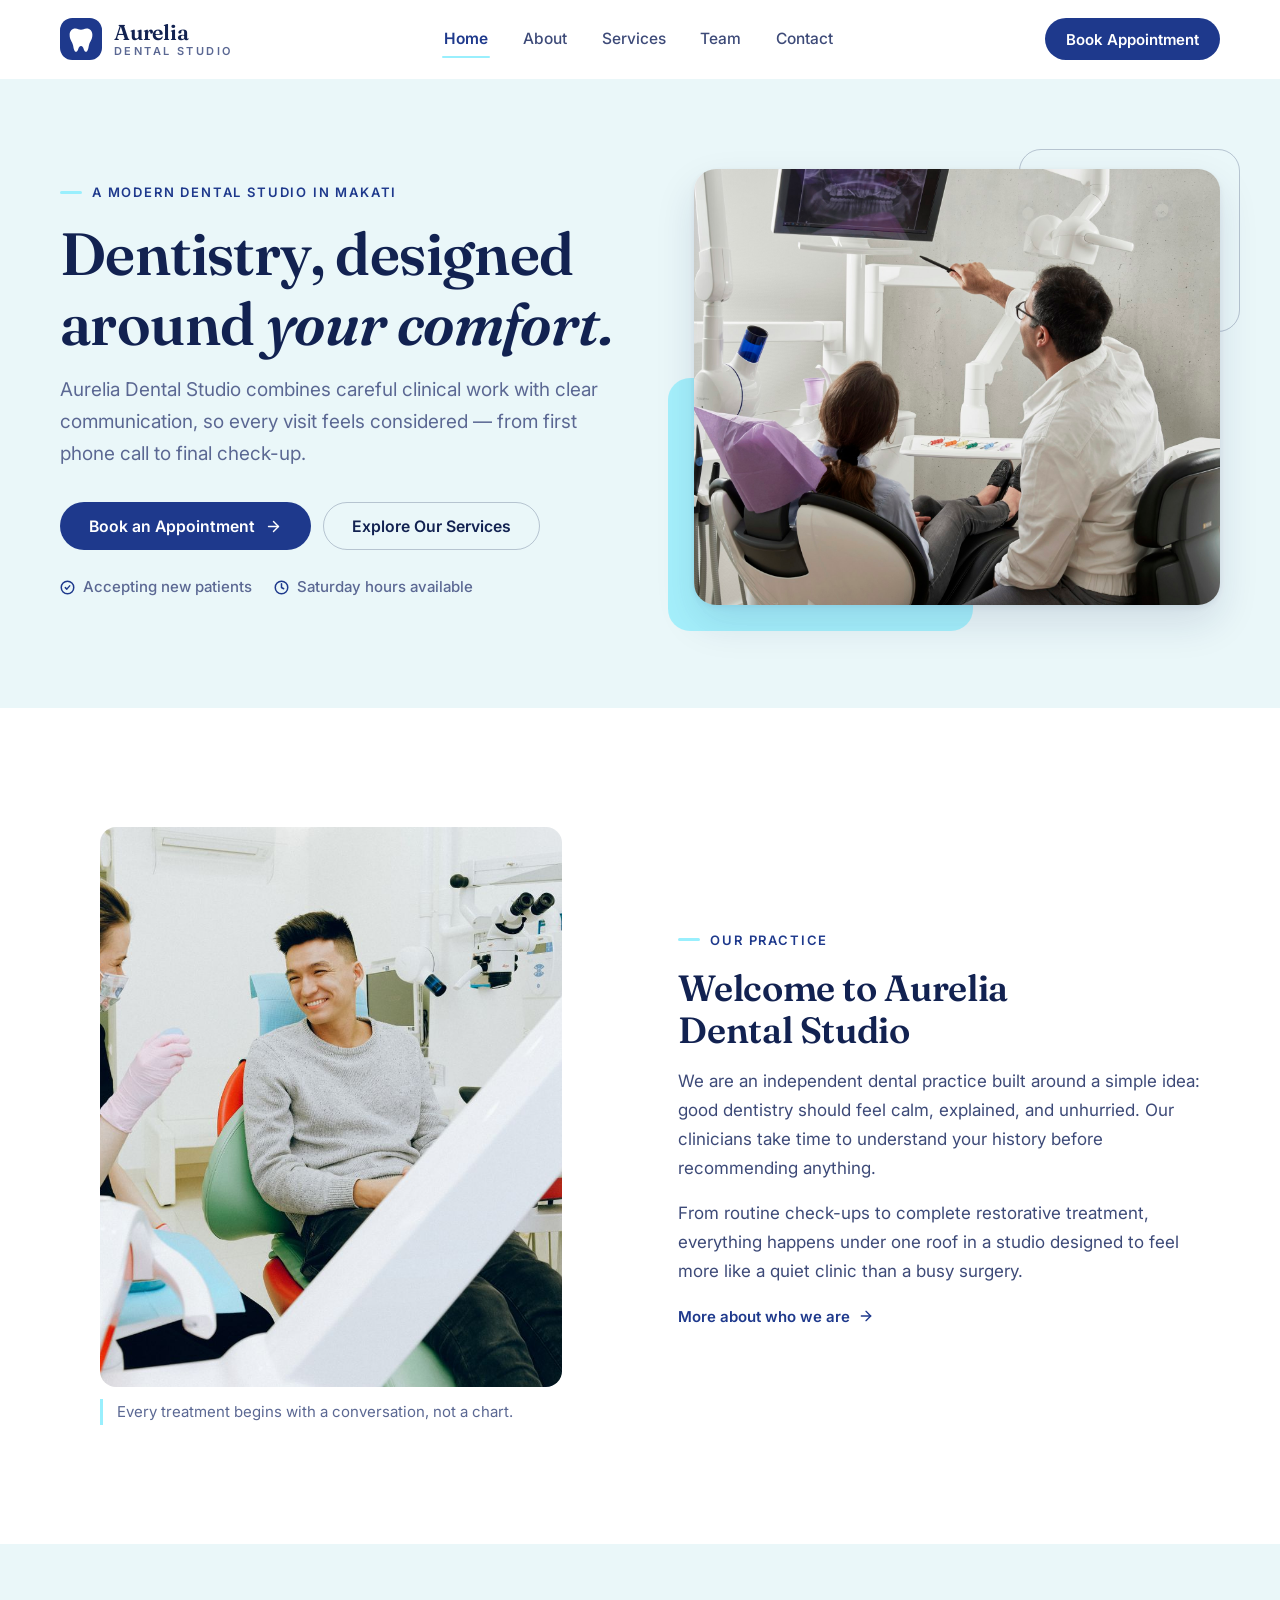
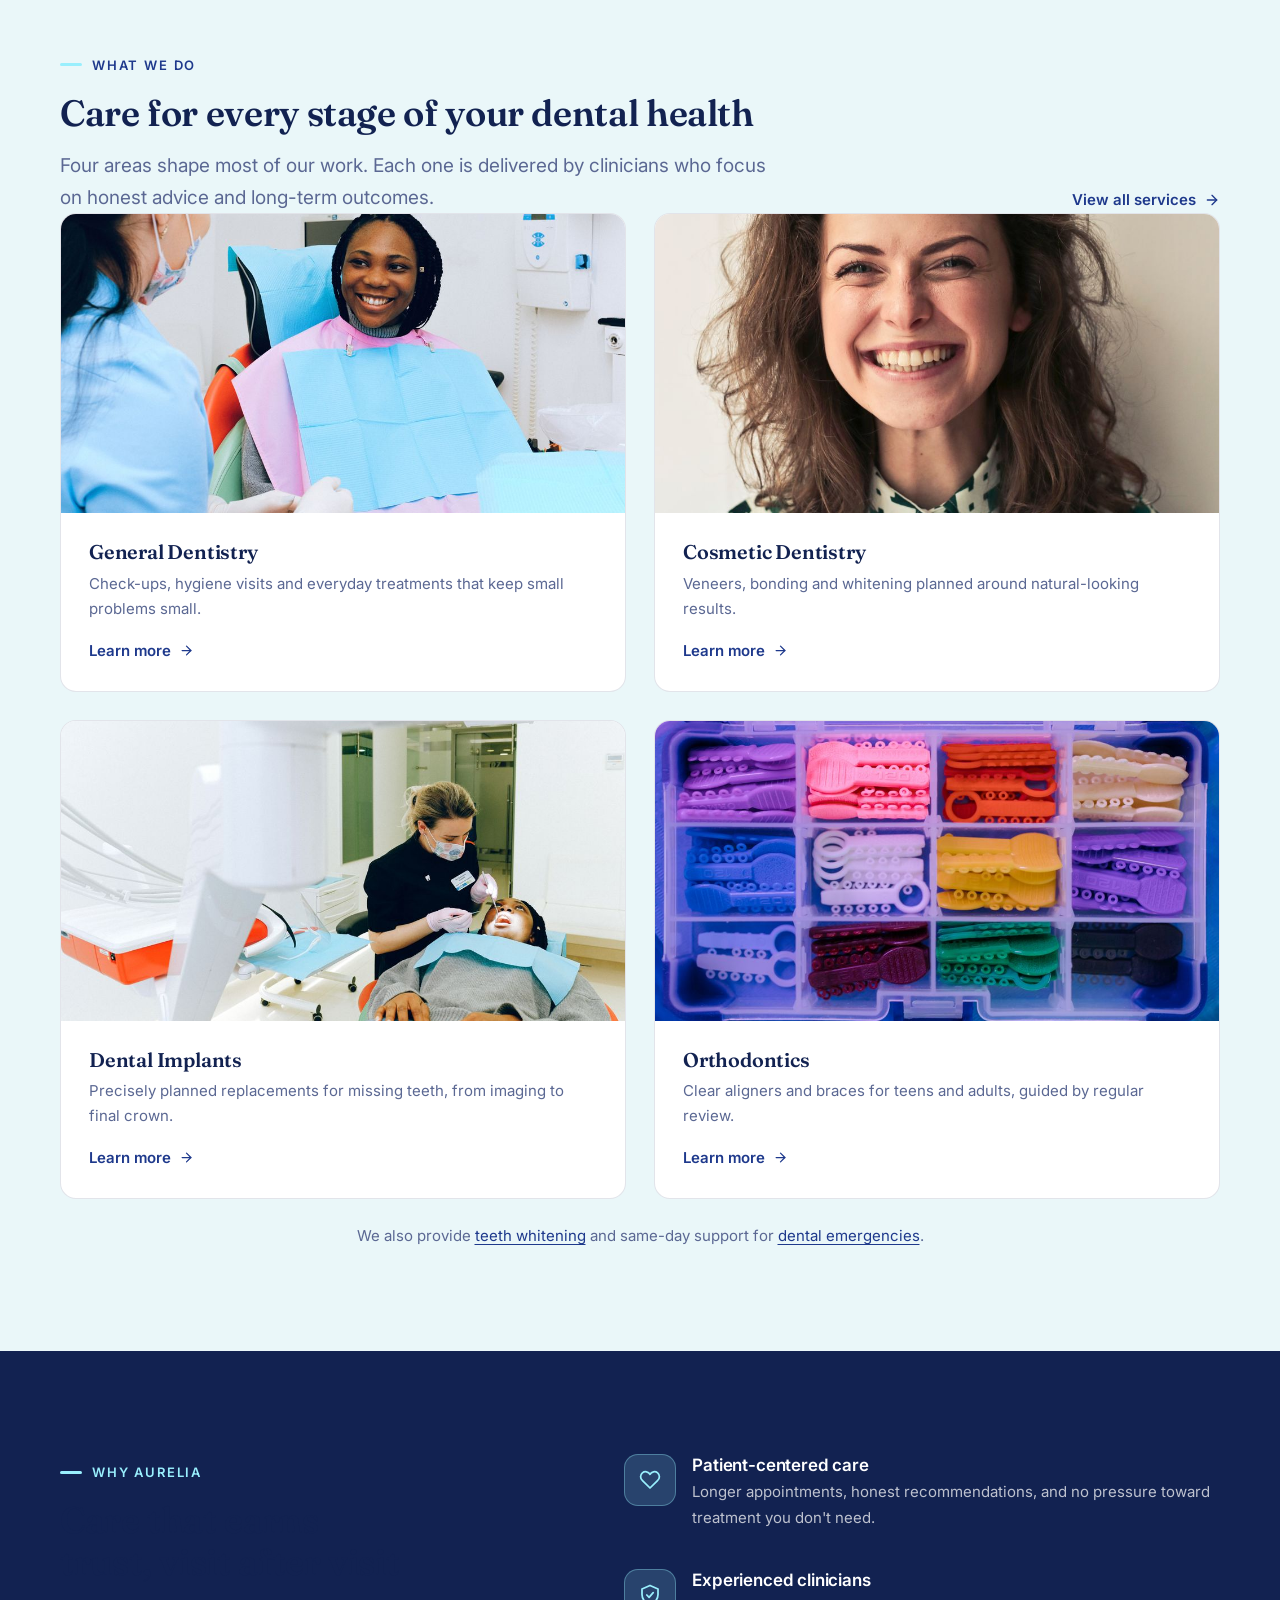
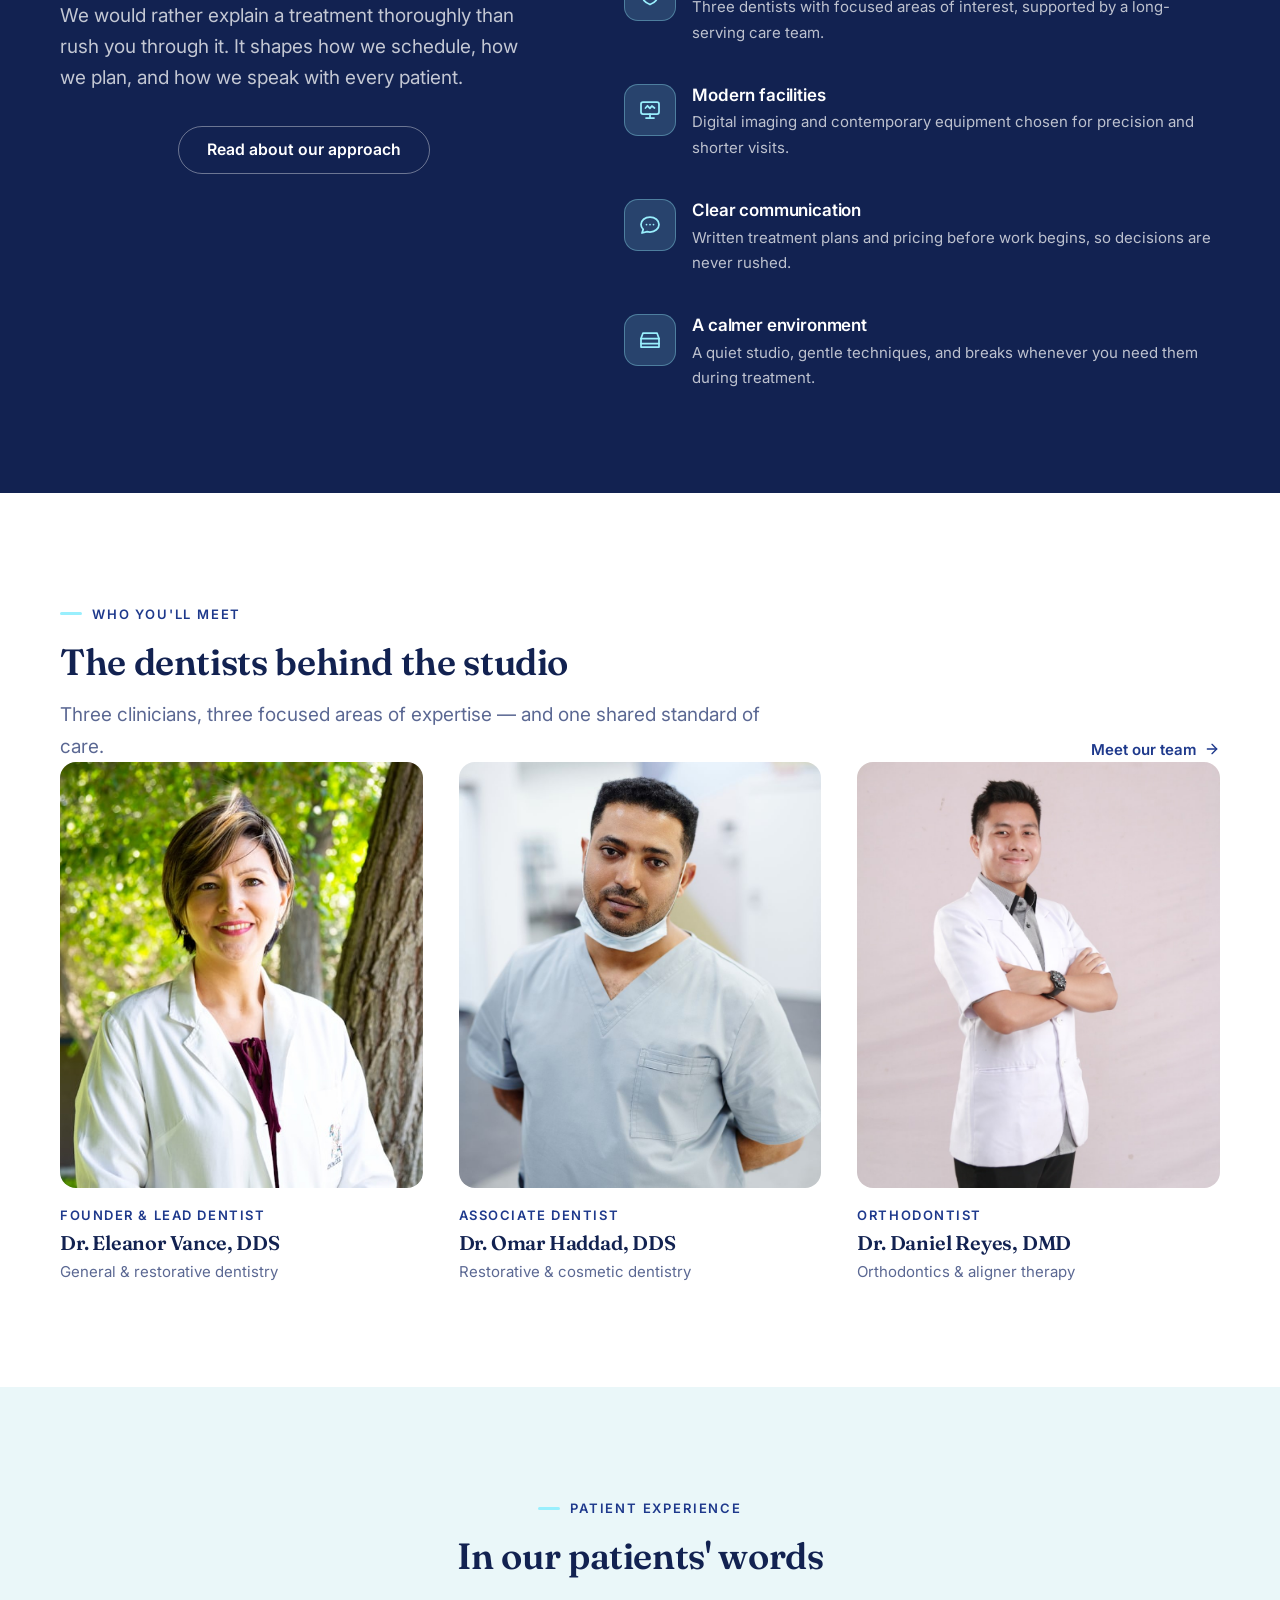
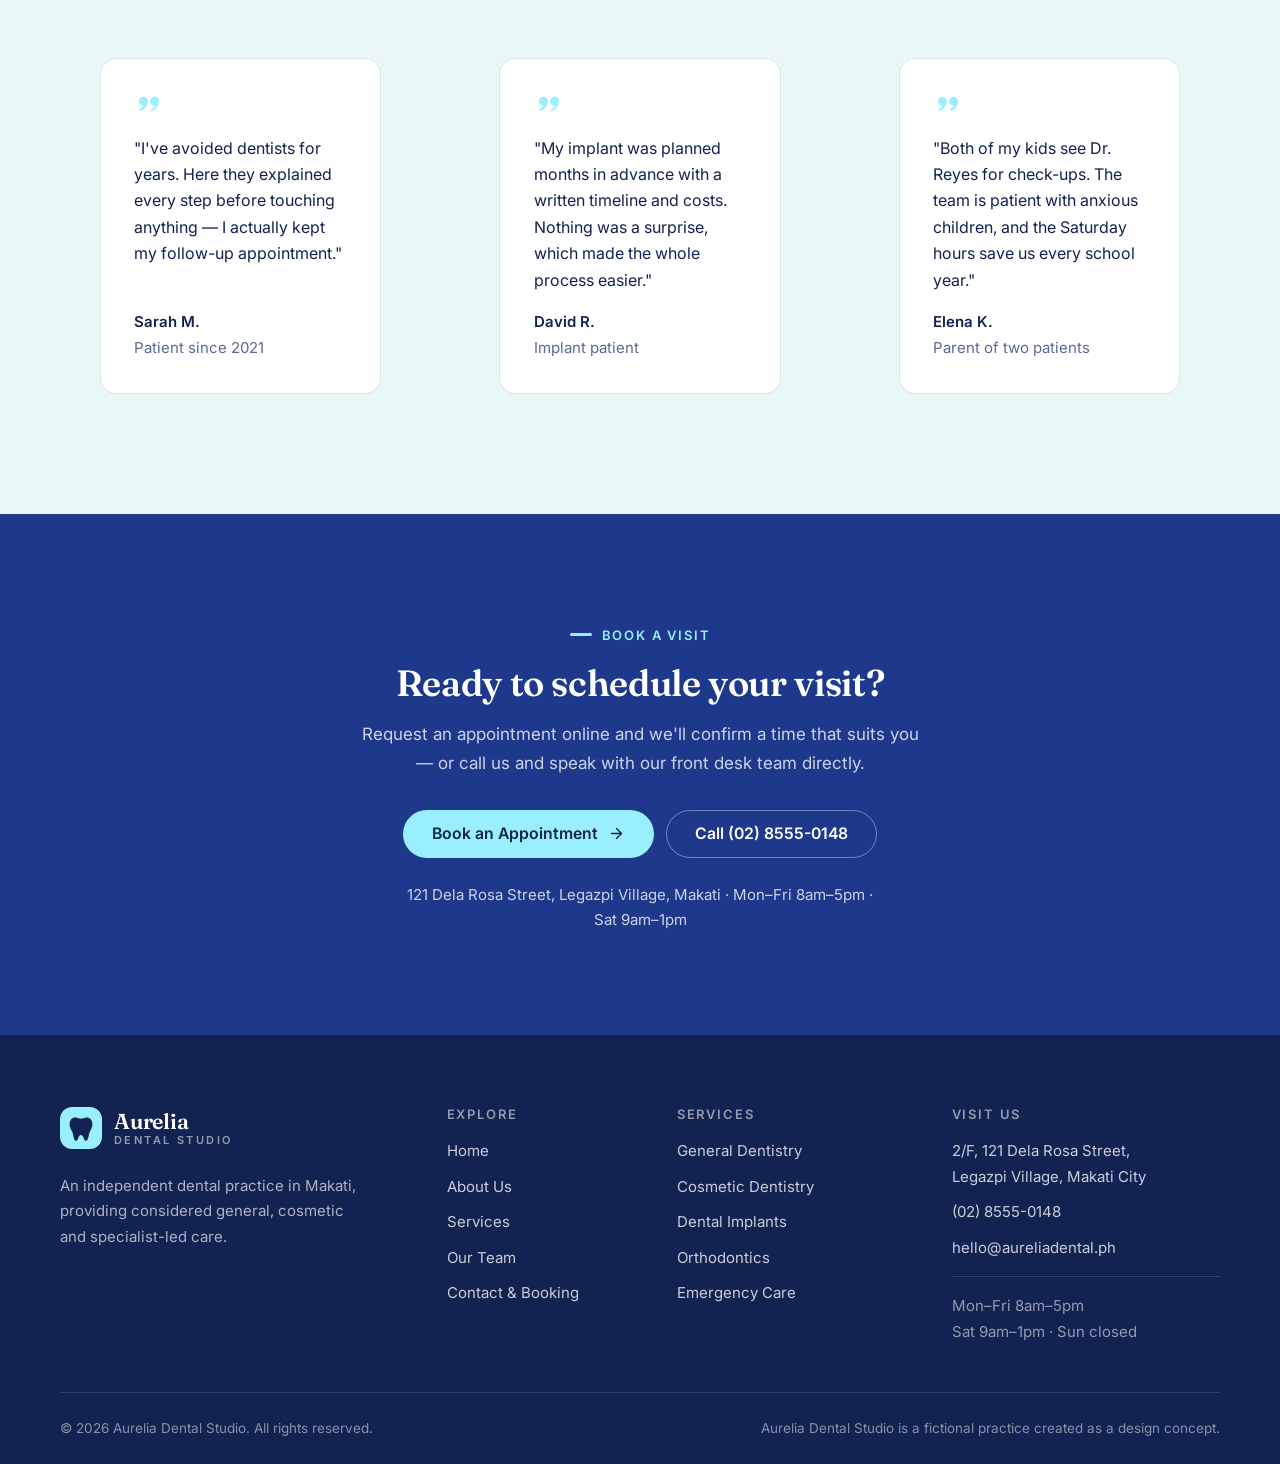
<file: public/dental-clinic-demo/index.html>
<!DOCTYPE html>
<html lang="en">
<head>
  <meta charset="UTF-8">
  <meta name="viewport" content="width=device-width, initial-scale=1.0">
  <script>document.documentElement.classList.add("js");</script>
  <title>Aurelia Dental Studio — Modern Dental Care in Makati</title>
  <meta name="description" content="Aurelia Dental Studio is a modern Makati dental practice offering general, cosmetic, implant and orthodontic care in a calm, patient-centered environment.">
  <link rel="preconnect" href="https://fonts.googleapis.com">
  <link rel="preconnect" href="https://fonts.gstatic.com" crossorigin>
  <link href="https://fonts.googleapis.com/css2?family=Fraunces:ital,wght@0,500;0,600;1,500&family=Inter:wght@400;500;600&display=swap" rel="stylesheet">
  <link rel="stylesheet" href="css/style.css">
  <link rel="icon" type="image/svg+xml" href="assets/favicon.svg">
</head>
<body>
  <a class="skip-link" href="#main">Skip to content</a>

  <header class="site-header" data-header>
    <div class="container header-inner">
      <a class="brand" href="index.html" aria-label="Aurelia Dental Studio — home">
        <svg class="brand-mark" viewBox="0 0 48 48" fill="none" aria-hidden="true">
          <rect width="48" height="48" rx="14" fill="#1E398C"/>
          <path d="M24 13.4c-2.6 0-3.4-1.5-6.4-1.5-3.9 0-6.6 3.1-6.6 7.1 0 5.7 2.7 7.3 3.9 12 .5 2.2 1 7.6 3.7 7.6 2.5 0 1.9-6.6 5.4-6.6s2.9 6.6 5.4 6.6c2.7 0 3.2-5.4 3.7-7.6 1.2-4.7 3.9-6.3 3.9-12 0-4-2.7-7.1-6.6-7.1-3 0-3.8 1.5-6.4 1.5Z" fill="#fff"/>
        </svg>
        <span class="brand-text">
          <span class="brand-name">Aurelia</span>
          <span class="brand-sub">Dental Studio</span>
        </span>
      </a>

      <nav class="site-nav" id="site-nav" aria-label="Primary">
        <ul>
          <li><a href="index.html" aria-current="page">Home</a></li>
          <li><a href="about.html">About</a></li>
          <li><a href="services.html">Services</a></li>
          <li><a href="team.html">Team</a></li>
          <li><a href="contact.html">Contact</a></li>
          <li class="nav-cta-mobile"><a class="btn btn--primary" href="contact.html">Book Appointment</a></li>
        </ul>
      </nav>

      <div class="header-actions">
        <a class="btn btn--primary btn--sm header-book" href="contact.html">Book Appointment</a>
        <button class="nav-toggle" type="button" aria-expanded="false" aria-controls="site-nav" aria-label="Open menu">
          <span class="bars" aria-hidden="true"></span>
        </button>
      </div>
    </div>
  </header>

  <main id="main">

    <!-- Hero -->
    <section class="hero" aria-labelledby="hero-title">
      <div class="container hero-inner">
        <div class="hero-copy">
          <p class="eyebrow">A modern dental studio in Makati</p>
          <h1 class="display hero-title" id="hero-title">Dentistry, designed around <em>your comfort.</em></h1>
          <p class="hero-lede">Aurelia Dental Studio combines careful clinical work with clear communication, so every visit feels considered — from first phone call to final check-up.</p>
          <div class="hero-actions">
            <a class="btn btn--primary" href="contact.html">
              Book an Appointment
              <svg width="17" height="17" viewBox="0 0 24 24" fill="none" stroke="currentColor" stroke-width="2" stroke-linecap="round" stroke-linejoin="round" aria-hidden="true"><path d="M5 12h14"/><path d="m12 5 7 7-7 7"/></svg>
            </a>
            <a class="btn btn--secondary" href="services.html">Explore Our Services</a>
          </div>
          <ul class="hero-meta">
            <li>
              <svg width="15" height="15" viewBox="0 0 24 24" fill="none" stroke="currentColor" stroke-width="2.4" stroke-linecap="round" stroke-linejoin="round" aria-hidden="true"><circle cx="12" cy="12" r="10"/><path d="m8.5 12.2 2.4 2.4 4.6-5.2"/></svg>
              Accepting new patients
            </li>
            <li>
              <svg width="15" height="15" viewBox="0 0 24 24" fill="none" stroke="currentColor" stroke-width="2.4" stroke-linecap="round" stroke-linejoin="round" aria-hidden="true"><circle cx="12" cy="12" r="10"/><path d="M12 6v6l3.5 2"/></svg>
              Saturday hours available
            </li>
          </ul>
        </div>
        <div class="hero-media">
          <div class="hero-media-frame">
            <img src="assets/images/hero-consultation.jpg" alt="A dentist sitting beside a patient in the treatment room, reviewing a dental x-ray together on screen." width="900" height="745" fetchpriority="high">
          </div>
        </div>
      </div>
    </section>

    <!-- Introduction -->
    <section class="section" aria-labelledby="intro-title">
      <div class="container split">
        <figure class="split-media">
          <img src="assets/images/intro-welcome.jpg" alt="A dentist talking warmly with a smiling patient seated in the dental chair." loading="lazy" width="700" height="560">
          <figcaption>Every treatment begins with a conversation, not a chart.</figcaption>
        </figure>
        <div class="split-copy">
          <p class="eyebrow">Our practice</p>
          <h2 class="h2" id="intro-title">Welcome to Aurelia Dental Studio</h2>
          <p>We are an independent dental practice built around a simple idea: good dentistry should feel calm, explained, and unhurried. Our clinicians take time to understand your history before recommending anything.</p>
          <p>From routine check-ups to complete restorative treatment, everything happens under one roof in a studio designed to feel more like a quiet clinic than a busy surgery.</p>
          <a class="arrow-link" href="about.html">
            More about who we are
            <svg width="16" height="16" viewBox="0 0 24 24" fill="none" stroke="currentColor" stroke-width="2" stroke-linecap="round" stroke-linejoin="round" aria-hidden="true"><path d="M5 12h14"/><path d="m12 5 7 7-7 7"/></svg>
          </a>
        </div>
      </div>
    </section>

    <!-- Featured services -->
    <section class="section section--ice" aria-labelledby="services-title">
      <div class="container">
        <div class="section-head-row">
          <div class="section-head">
            <p class="eyebrow">What we do</p>
            <h2 class="h2" id="services-title">Care for every stage of your dental health</h2>
            <p class="lede">Four areas shape most of our work. Each one is delivered by clinicians who focus on honest advice and long-term outcomes.</p>
          </div>
          <a class="arrow-link" href="services.html">
            View all services
            <svg width="16" height="16" viewBox="0 0 24 24" fill="none" stroke="currentColor" stroke-width="2" stroke-linecap="round" stroke-linejoin="round" aria-hidden="true"><path d="M5 12h14"/><path d="m12 5 7 7-7 7"/></svg>
          </a>
        </div>

        <div class="card-grid">
          <a class="service-card" href="services.html#general-dentistry">
            <div class="service-card-media">
              <img src="assets/images/svc-general.jpg" alt="A patient smiling during a routine examination." loading="lazy" width="500" height="266">
            </div>
            <div class="service-card-body">
              <h3>General Dentistry</h3>
              <p>Check-ups, hygiene visits and everyday treatments that keep small problems small.</p>
              <span class="arrow-link">Learn more
                <svg width="15" height="15" viewBox="0 0 24 24" fill="none" stroke="currentColor" stroke-width="2" stroke-linecap="round" stroke-linejoin="round" aria-hidden="true"><path d="M5 12h14"/><path d="m12 5 7 7-7 7"/></svg>
              </span>
            </div>
          </a>

          <a class="service-card" href="services.html#cosmetic-dentistry">
            <div class="service-card-media">
              <img src="assets/images/svc-cosmetic.jpg" alt="A woman laughing with a bright, natural smile." loading="lazy" width="500" height="266">
            </div>
            <div class="service-card-body">
              <h3>Cosmetic Dentistry</h3>
              <p>Veneers, bonding and whitening planned around natural-looking results.</p>
              <span class="arrow-link">Learn more
                <svg width="15" height="15" viewBox="0 0 24 24" fill="none" stroke="currentColor" stroke-width="2" stroke-linecap="round" stroke-linejoin="round" aria-hidden="true"><path d="M5 12h14"/><path d="m12 5 7 7-7 7"/></svg>
              </span>
            </div>
          </a>

          <a class="service-card" href="services.html#dental-implants">
            <div class="service-card-media">
              <img src="assets/images/svc-implants.jpg" alt="A panoramic dental x-ray machine positioned for imaging." loading="lazy" width="500" height="266">
            </div>
            <div class="service-card-body">
              <h3>Dental Implants</h3>
              <p>Precisely planned replacements for missing teeth, from imaging to final crown.</p>
              <span class="arrow-link">Learn more
                <svg width="15" height="15" viewBox="0 0 24 24" fill="none" stroke="currentColor" stroke-width="2" stroke-linecap="round" stroke-linejoin="round" aria-hidden="true"><path d="M5 12h14"/><path d="m12 5 7 7-7 7"/></svg>
              </span>
            </div>
          </a>

          <a class="service-card" href="services.html#orthodontics">
            <div class="service-card-media">
              <img src="assets/images/svc-orthodontics.jpg" alt="Colourful orthodontic elastics arranged in a storage case." loading="lazy" width="500" height="266">
            </div>
            <div class="service-card-body">
              <h3>Orthodontics</h3>
              <p>Clear aligners and braces for teens and adults, guided by regular review.</p>
              <span class="arrow-link">Learn more
                <svg width="15" height="15" viewBox="0 0 24 24" fill="none" stroke="currentColor" stroke-width="2" stroke-linecap="round" stroke-linejoin="round" aria-hidden="true"><path d="M5 12h14"/><path d="m12 5 7 7-7 7"/></svg>
              </span>
            </div>
          </a>
        </div>

        <p class="card-grid-footnote">We also provide <a href="services.html#teeth-whitening">teeth whitening</a> and same-day support for <a href="services.html#emergency-care">dental emergencies</a>.</p>
      </div>
    </section>

    <!-- Why choose us -->
    <section class="section section--dark" aria-labelledby="why-title">
      <div class="container points-layout">
        <div class="points-intro">
          <p class="eyebrow">Why Aurelia</p>
          <h2 class="h2" id="why-title">Care that earns trust, visit after visit</h2>
          <p class="lede">We would rather explain a treatment thoroughly than rush you through it. It shapes how we schedule, how we plan, and how we speak with every patient.</p>
          <div class="cta-actions" style="text-align:left">
            <a class="btn btn--ghost-light" href="about.html">Read about our approach</a>
          </div>
        </div>
        <ul class="points-list">
          <li class="point">
            <span class="point-icon" aria-hidden="true">
              <svg width="24" height="24" viewBox="0 0 24 24" fill="none" stroke="currentColor" stroke-width="1.75" stroke-linecap="round" stroke-linejoin="round"><path d="M19.5 12.6 12 20l-7.5-7.4A5 5 0 1 1 12 6.3a5 5 0 1 1 7.5 6.3Z"/></svg>
            </span>
            <div>
              <h3>Patient-centered care</h3>
              <p>Longer appointments, honest recommendations, and no pressure toward treatment you don't need.</p>
            </div>
          </li>
          <li class="point">
            <span class="point-icon" aria-hidden="true">
              <svg width="24" height="24" viewBox="0 0 24 24" fill="none" stroke="currentColor" stroke-width="1.75" stroke-linecap="round" stroke-linejoin="round"><path d="M12 2.5 4 6v5.5c0 5 3.4 8.3 8 10 4.6-1.7 8-5 8-10V6l-8-3.5Z"/><path d="m8.8 12 2.3 2.3 4.1-4.6"/></svg>
            </span>
            <div>
              <h3>Experienced clinicians</h3>
              <p>Three dentists with focused areas of interest, supported by a long-serving care team.</p>
            </div>
          </li>
          <li class="point">
            <span class="point-icon" aria-hidden="true">
              <svg width="24" height="24" viewBox="0 0 24 24" fill="none" stroke="currentColor" stroke-width="1.75" stroke-linecap="round" stroke-linejoin="round"><rect x="3" y="4" width="18" height="12" rx="2"/><path d="M8 20h8"/><path d="M12 16v4"/><path d="m7.5 10 2-2.2 2.4 2.6 2-2.4 2.6 2"/></svg>
            </span>
            <div>
              <h3>Modern facilities</h3>
              <p>Digital imaging and contemporary equipment chosen for precision and shorter visits.</p>
            </div>
          </li>
          <li class="point">
            <span class="point-icon" aria-hidden="true">
              <svg width="24" height="24" viewBox="0 0 24 24" fill="none" stroke="currentColor" stroke-width="1.75" stroke-linecap="round" stroke-linejoin="round"><path d="M21 11.5c0 4.1-4 7.5-9 7.5-1 0-2-.1-2.9-.4L4 20l1.2-3.6C4 15.1 3 13.4 3 11.5 3 7.4 7 4 12 4s9 3.4 9 7.5Z"/><path d="M8.5 11.5h.01M12 11.5h.01M15.5 11.5h.01"/></svg>
            </span>
            <div>
              <h3>Clear communication</h3>
              <p>Written treatment plans and pricing before work begins, so decisions are never rushed.</p>
            </div>
          </li>
          <li class="point">
            <span class="point-icon" aria-hidden="true">
              <svg width="24" height="24" viewBox="0 0 24 24" fill="none" stroke="currentColor" stroke-width="1.75" stroke-linecap="round" stroke-linejoin="round"><path d="M3 10.5 5 5h14l2 5.5"/><path d="M3 10.5h18V19H3z"/><path d="M3 15.5h18"/></svg>
            </span>
            <div>
              <h3>A calmer environment</h3>
              <p>A quiet studio, gentle techniques, and breaks whenever you need them during treatment.</p>
            </div>
          </li>
        </ul>
      </div>
    </section>

    <!-- Team preview -->
    <section class="section" aria-labelledby="team-title">
      <div class="container">
        <div class="section-head-row">
          <div class="section-head">
            <p class="eyebrow">Who you'll meet</p>
            <h2 class="h2" id="team-title">The dentists behind the studio</h2>
            <p class="lede">Three clinicians, three focused areas of expertise — and one shared standard of care.</p>
          </div>
          <a class="arrow-link" href="team.html">
            Meet our team
            <svg width="16" height="16" viewBox="0 0 24 24" fill="none" stroke="currentColor" stroke-width="2" stroke-linecap="round" stroke-linejoin="round" aria-hidden="true"><path d="M5 12h14"/><path d="m12 5 7 7-7 7"/></svg>
          </a>
        </div>

        <div class="people-grid">
          <article class="person">
            <div class="person-photo">
              <img src="assets/images/team-dr-vance.jpg" alt="Portrait of Dr. Eleanor Vance in a white coat." loading="lazy" width="480" height="564">
            </div>
            <p class="person-role">Founder &amp; Lead Dentist</p>
            <h3>Dr. Eleanor Vance, DDS</h3>
            <p>General &amp; restorative dentistry</p>
          </article>

          <article class="person">
            <div class="person-photo">
              <img src="assets/images/team-dr-haddad.jpg" alt="Portrait of Dr. Omar Haddad in light grey scrubs." loading="lazy" width="480" height="564">
            </div>
            <p class="person-role">Associate Dentist</p>
            <h3>Dr. Omar Haddad, DDS</h3>
            <p>Restorative &amp; cosmetic dentistry</p>
          </article>

          <article class="person">
            <div class="person-photo">
              <img src="assets/images/team-dr-reyes.jpg" alt="Portrait of Dr. Daniel Reyes standing with arms crossed." loading="lazy" width="480" height="564">
            </div>
            <p class="person-role">Orthodontist</p>
            <h3>Dr. Daniel Reyes, DMD</h3>
            <p>Orthodontics &amp; aligner therapy</p>
          </article>
        </div>
      </div>
    </section>

    <!-- Testimonials -->
    <section class="section section--ice" aria-labelledby="testimonials-title">
      <div class="container">
        <div class="section-head section-head--center">
          <p class="eyebrow">Patient experience</p>
          <h2 class="h2" id="testimonials-title">In our patients' words</h2>
        </div>

        <div class="quotes-grid">
          <figure class="quote">
            <svg class="quote-mark" viewBox="0 0 24 24" fill="currentColor" aria-hidden="true"><path d="M4 6.5C4 4.6 5.6 3 7.5 3c2 0 3.5 1.6 3.5 3.5 0 .4 0 .8-.1 1.1C10.3 11 8 13.4 5 14.5l-.7-1.4c1.6-.8 2.9-2 3.4-3.4-.2 0-.5.1-.7.1C5.4 9.8 4 8.4 4 6.5Zm9 0C13 4.6 14.6 3 16.5 3 18.5 3 20 4.6 20 6.5c0 .4 0 .8-.1 1.1-.6 3.4-2.9 5.8-5.9 6.9l-.7-1.4c1.6-.8 2.9-2 3.4-3.4-.2 0-.5.1-.7.1-1.9 0-3-1.4-3-3.3Z"/></svg>
            <blockquote>"I've avoided dentists for years. Here they explained every step before touching anything — I actually kept my follow-up appointment."</blockquote>
            <figcaption><strong>Sarah M.</strong>Patient since 2021</figcaption>
          </figure>

          <figure class="quote">
            <svg class="quote-mark" viewBox="0 0 24 24" fill="currentColor" aria-hidden="true"><path d="M4 6.5C4 4.6 5.6 3 7.5 3c2 0 3.5 1.6 3.5 3.5 0 .4 0 .8-.1 1.1C10.3 11 8 13.4 5 14.5l-.7-1.4c1.6-.8 2.9-2 3.4-3.4-.2 0-.5.1-.7.1C5.4 9.8 4 8.4 4 6.5Zm9 0C13 4.6 14.6 3 16.5 3 18.5 3 20 4.6 20 6.5c0 .4 0 .8-.1 1.1-.6 3.4-2.9 5.8-5.9 6.9l-.7-1.4c1.6-.8 2.9-2 3.4-3.4-.2 0-.5.1-.7.1-1.9 0-3-1.4-3-3.3Z"/></svg>
            <blockquote>"My implant was planned months in advance with a written timeline and costs. Nothing was a surprise, which made the whole process easier."</blockquote>
            <figcaption><strong>David R.</strong>Implant patient</figcaption>
          </figure>

          <figure class="quote">
            <svg class="quote-mark" viewBox="0 0 24 24" fill="currentColor" aria-hidden="true"><path d="M4 6.5C4 4.6 5.6 3 7.5 3c2 0 3.5 1.6 3.5 3.5 0 .4 0 .8-.1 1.1C10.3 11 8 13.4 5 14.5l-.7-1.4c1.6-.8 2.9-2 3.4-3.4-.2 0-.5.1-.7.1C5.4 9.8 4 8.4 4 6.5Zm9 0C13 4.6 14.6 3 16.5 3 18.5 3 20 4.6 20 6.5c0 .4 0 .8-.1 1.1-.6 3.4-2.9 5.8-5.9 6.9l-.7-1.4c1.6-.8 2.9-2 3.4-3.4-.2 0-.5.1-.7.1-1.9 0-3-1.4-3-3.3Z"/></svg>
            <blockquote>"Both of my kids see Dr. Reyes for check-ups. The team is patient with anxious children, and the Saturday hours save us every school year."</blockquote>
            <figcaption><strong>Elena K.</strong>Parent of two patients</figcaption>
          </figure>
        </div>
      </div>
    </section>

    <!-- Final CTA -->
    <section class="section section--brand cta-band" aria-labelledby="cta-title">
      <div class="container">
        <p class="eyebrow">Book a visit</p>
        <h2 class="h2" id="cta-title">Ready to schedule your visit?</h2>
        <p>Request an appointment online and we'll confirm a time that suits you — or call us and speak with our front desk team directly.</p>
        <div class="cta-actions">
          <a class="btn btn--accent" href="contact.html">
            Book an Appointment
            <svg width="17" height="17" viewBox="0 0 24 24" fill="none" stroke="currentColor" stroke-width="2" stroke-linecap="round" stroke-linejoin="round" aria-hidden="true"><path d="M5 12h14"/><path d="m12 5 7 7-7 7"/></svg>
          </a>
          <a class="btn btn--ghost-light" href="tel:+63285550148">Call (02) 8555-0148</a>
        </div>
        <p class="cta-contact">121 Dela Rosa Street, Legazpi Village, Makati · Mon–Fri 8am–5pm · Sat 9am–1pm</p>
      </div>
    </section>
  </main>

  <footer class="site-footer">
    <div class="container">
      <div class="footer-main">
        <div class="footer-brand">
          <a class="brand" href="index.html" aria-label="Aurelia Dental Studio — home">
            <svg class="brand-mark" viewBox="0 0 48 48" fill="none" aria-hidden="true">
              <rect width="48" height="48" rx="14" fill="#99EFFD"/>
              <path d="M24 13.4c-2.6 0-3.4-1.5-6.4-1.5-3.9 0-6.6 3.1-6.6 7.1 0 5.7 2.7 7.3 3.9 12 .5 2.2 1 7.6 3.7 7.6 2.5 0 1.9-6.6 5.4-6.6s2.9 6.6 5.4 6.6c2.7 0 3.2-5.4 3.7-7.6 1.2-4.7 3.9-6.3 3.9-12 0-4-2.7-7.1-6.6-7.1-3 0-3.8 1.5-6.4 1.5Z" fill="#122251"/>
            </svg>
            <span class="brand-text">
              <span class="brand-name">Aurelia</span>
              <span class="brand-sub">Dental Studio</span>
            </span>
          </a>
          <p>An independent dental practice in Makati, providing considered general, cosmetic and specialist-led care.</p>
        </div>

        <nav class="footer-col" aria-label="Footer — explore">
          <h3>Explore</h3>
          <ul>
            <li><a href="index.html">Home</a></li>
            <li><a href="about.html">About Us</a></li>
            <li><a href="services.html">Services</a></li>
            <li><a href="team.html">Our Team</a></li>
            <li><a href="contact.html">Contact &amp; Booking</a></li>
          </ul>
        </nav>

        <nav class="footer-col" aria-label="Footer — services">
          <h3>Services</h3>
          <ul>
            <li><a href="services.html#general-dentistry">General Dentistry</a></li>
            <li><a href="services.html#cosmetic-dentistry">Cosmetic Dentistry</a></li>
            <li><a href="services.html#dental-implants">Dental Implants</a></li>
            <li><a href="services.html#orthodontics">Orthodontics</a></li>
            <li><a href="services.html#emergency-care">Emergency Care</a></li>
          </ul>
        </nav>

        <div class="footer-col footer-contact">
          <h3>Visit us</h3>
          <ul>
            <li>2/F, 121 Dela Rosa Street,<br>Legazpi Village, Makati City</li>
            <li><a href="tel:+63285550148">(02) 8555-0148</a></li>
            <li><a href="mailto:hello@aureliadental.ph">hello@aureliadental.ph</a></li>
          </ul>
          <p class="footer-hours">Mon–Fri 8am–5pm<br>Sat 9am–1pm · Sun closed</p>
        </div>
      </div>

      <div class="footer-bottom">
        <p>&copy; <span data-year>2026</span> Aurelia Dental Studio. All rights reserved.</p>
        <p>Aurelia Dental Studio is a fictional practice created as a design concept.</p>
      </div>
    </div>
  </footer>

  <script src="js/main.js"></script>
</body>
</html>
</file>
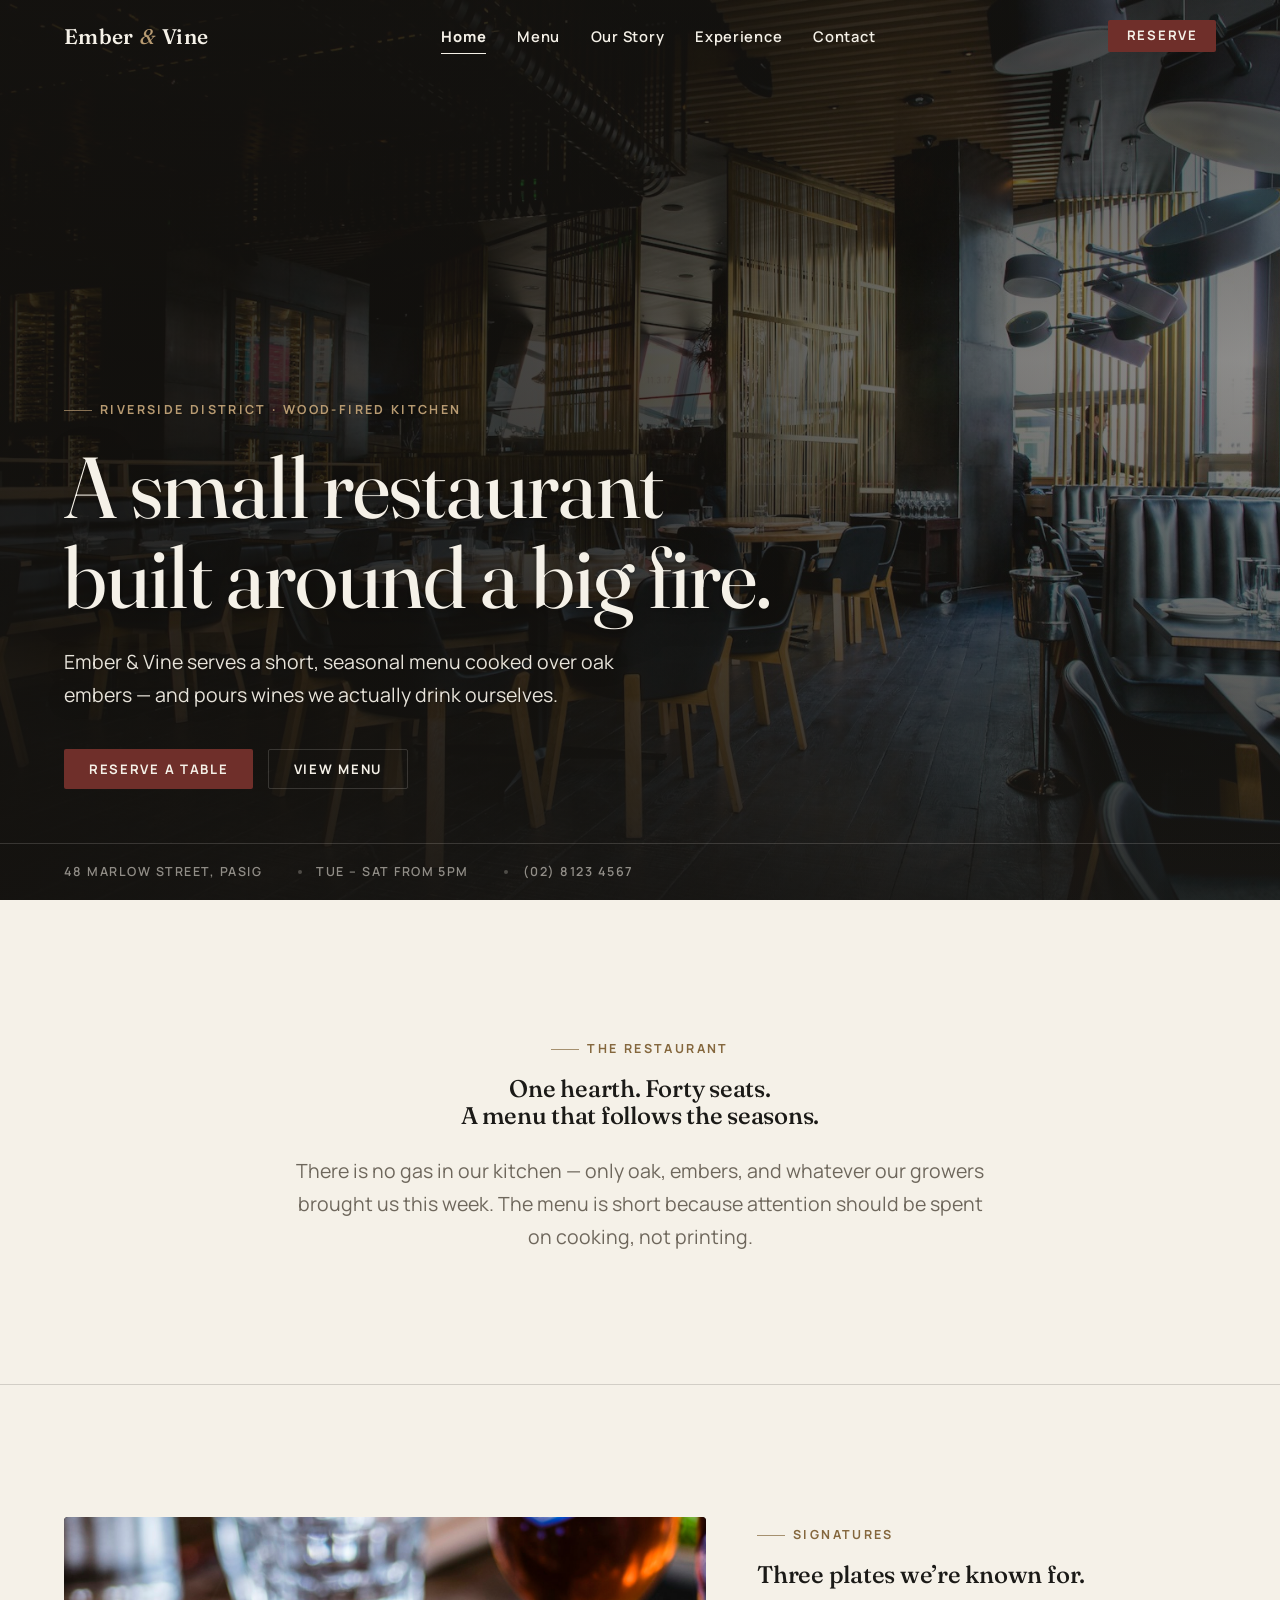
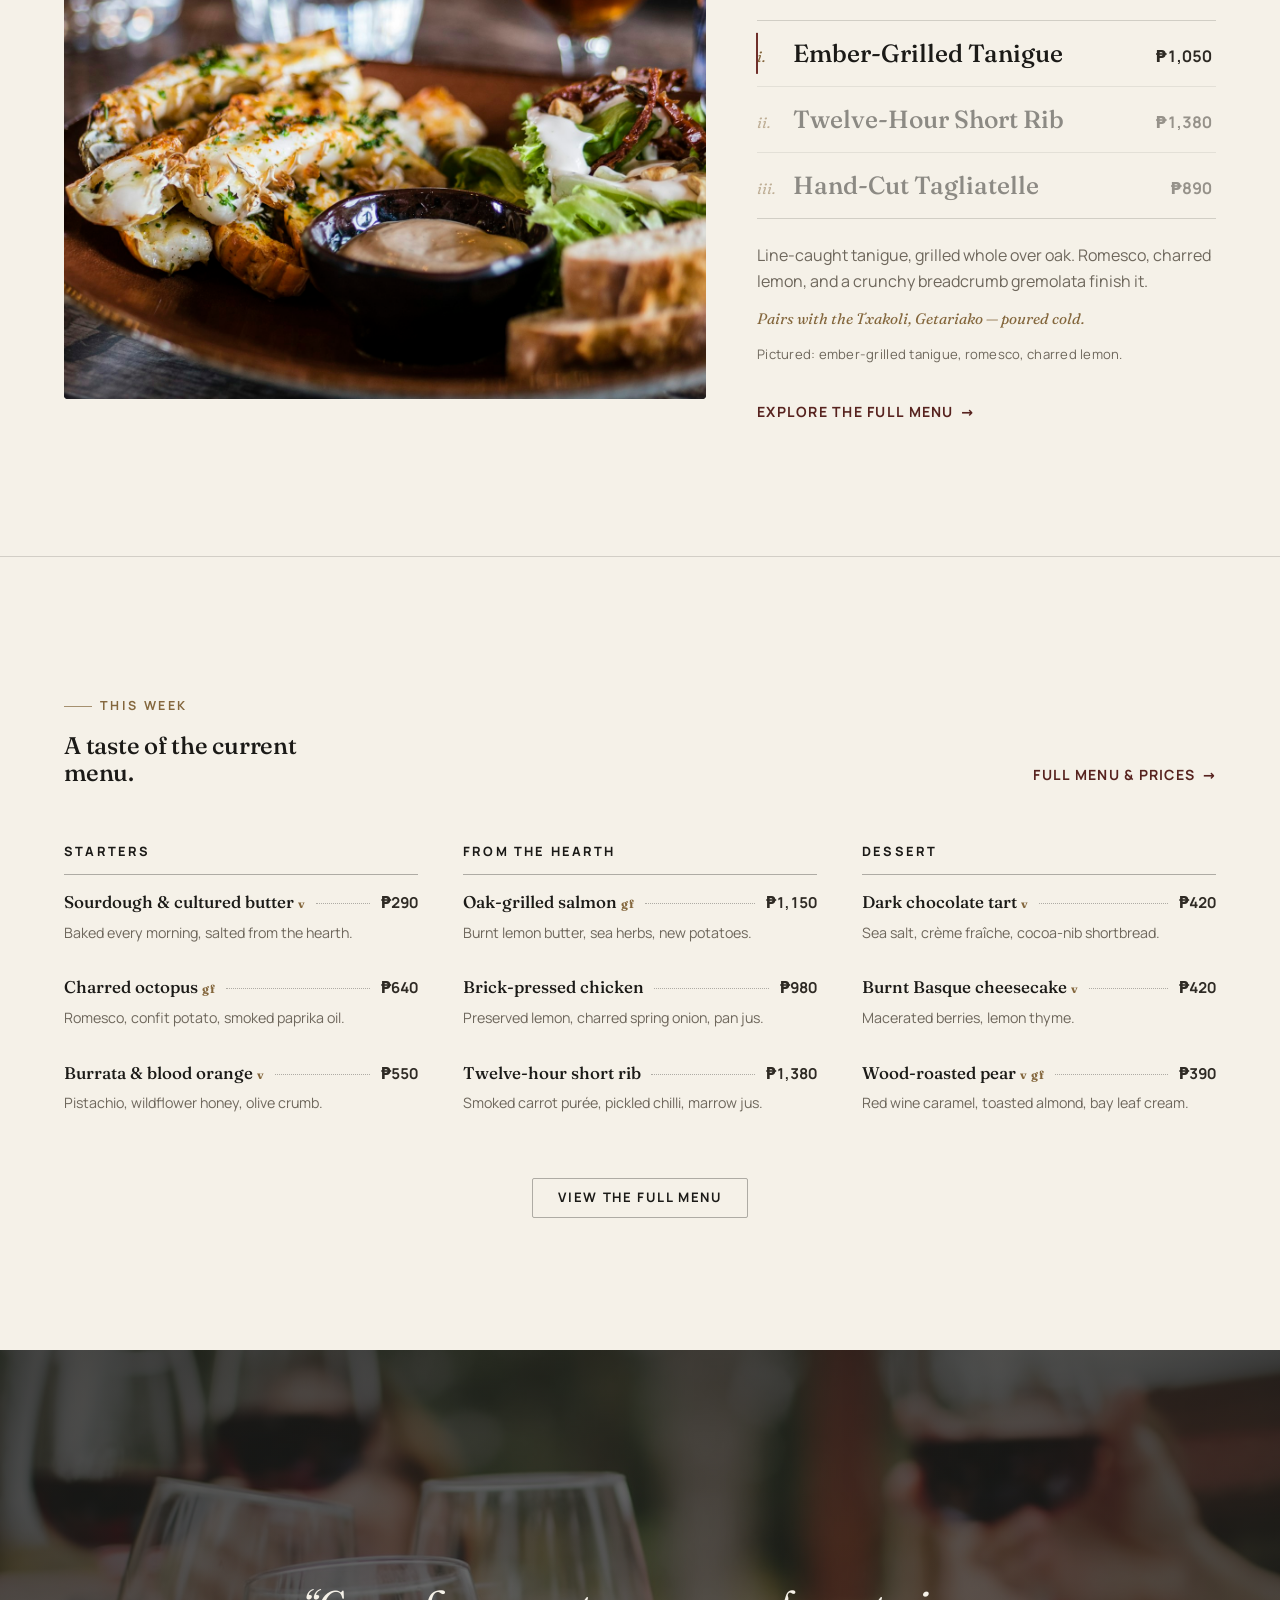
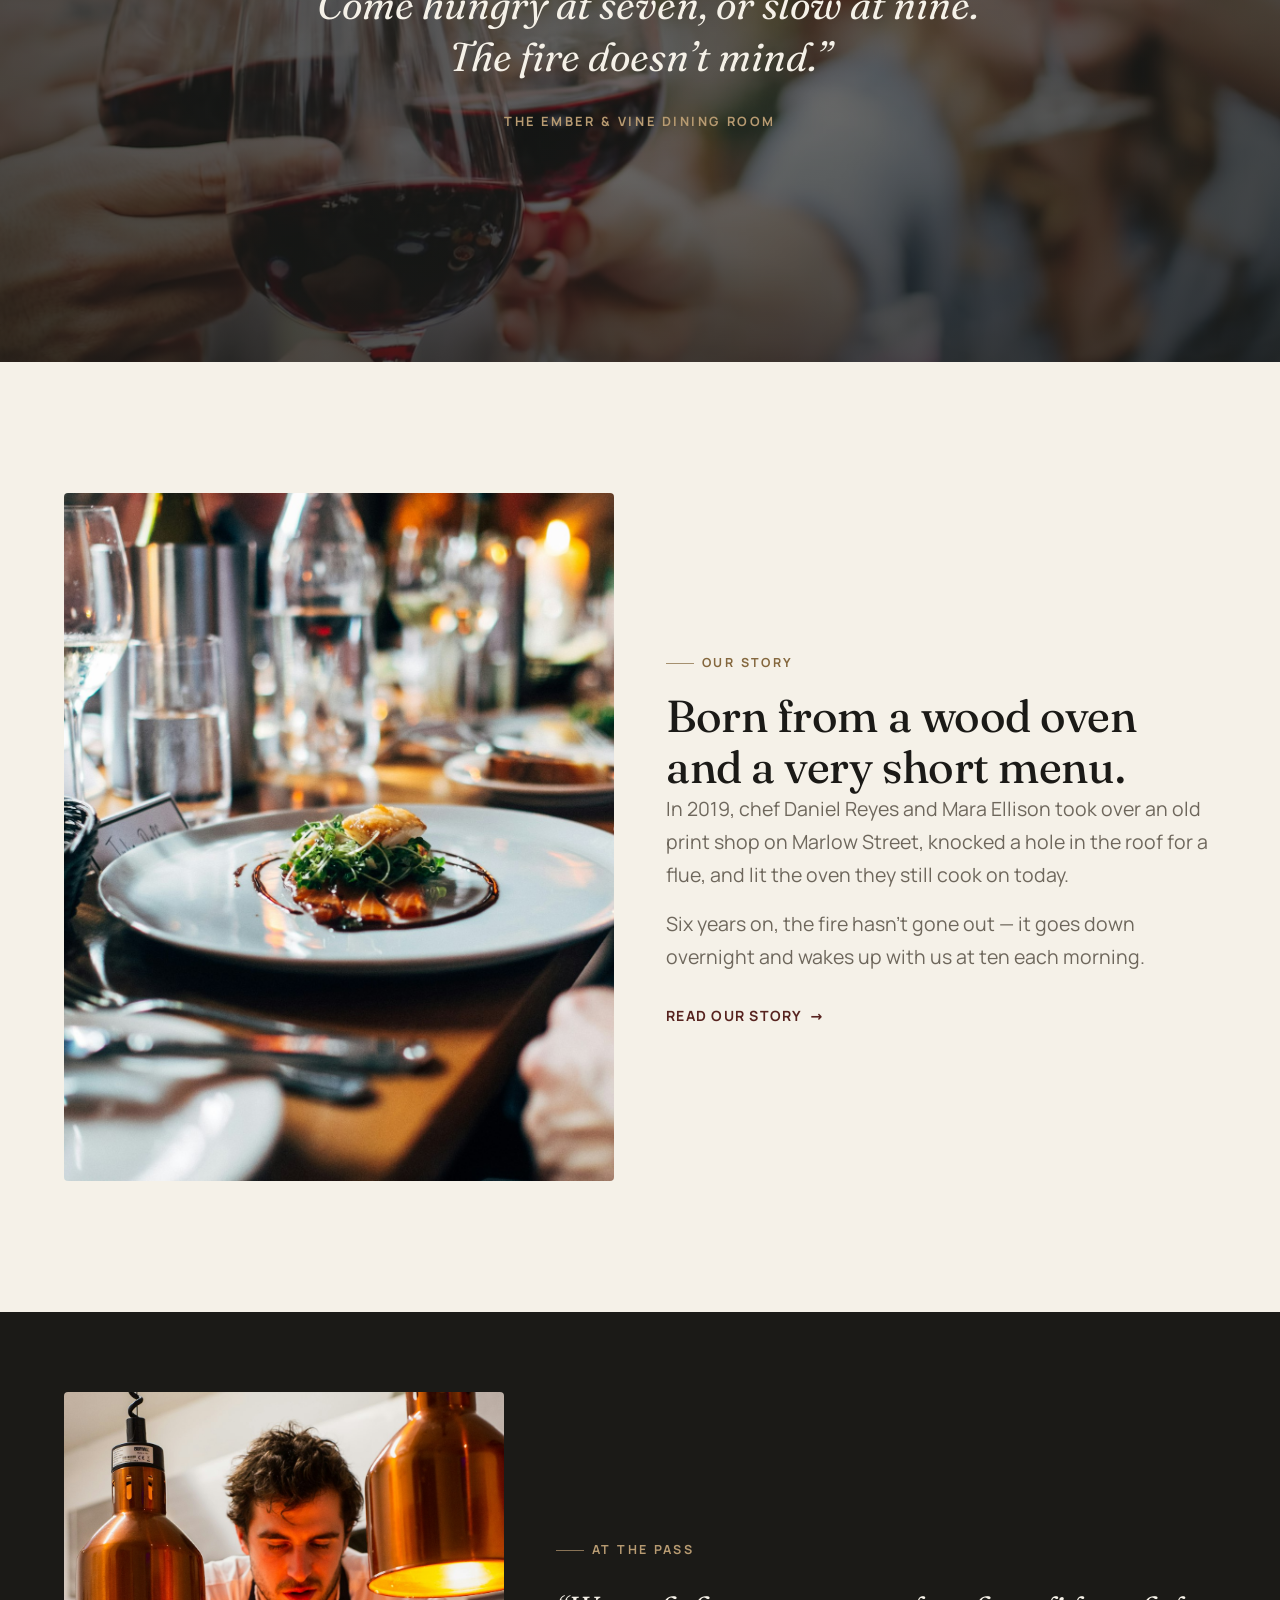
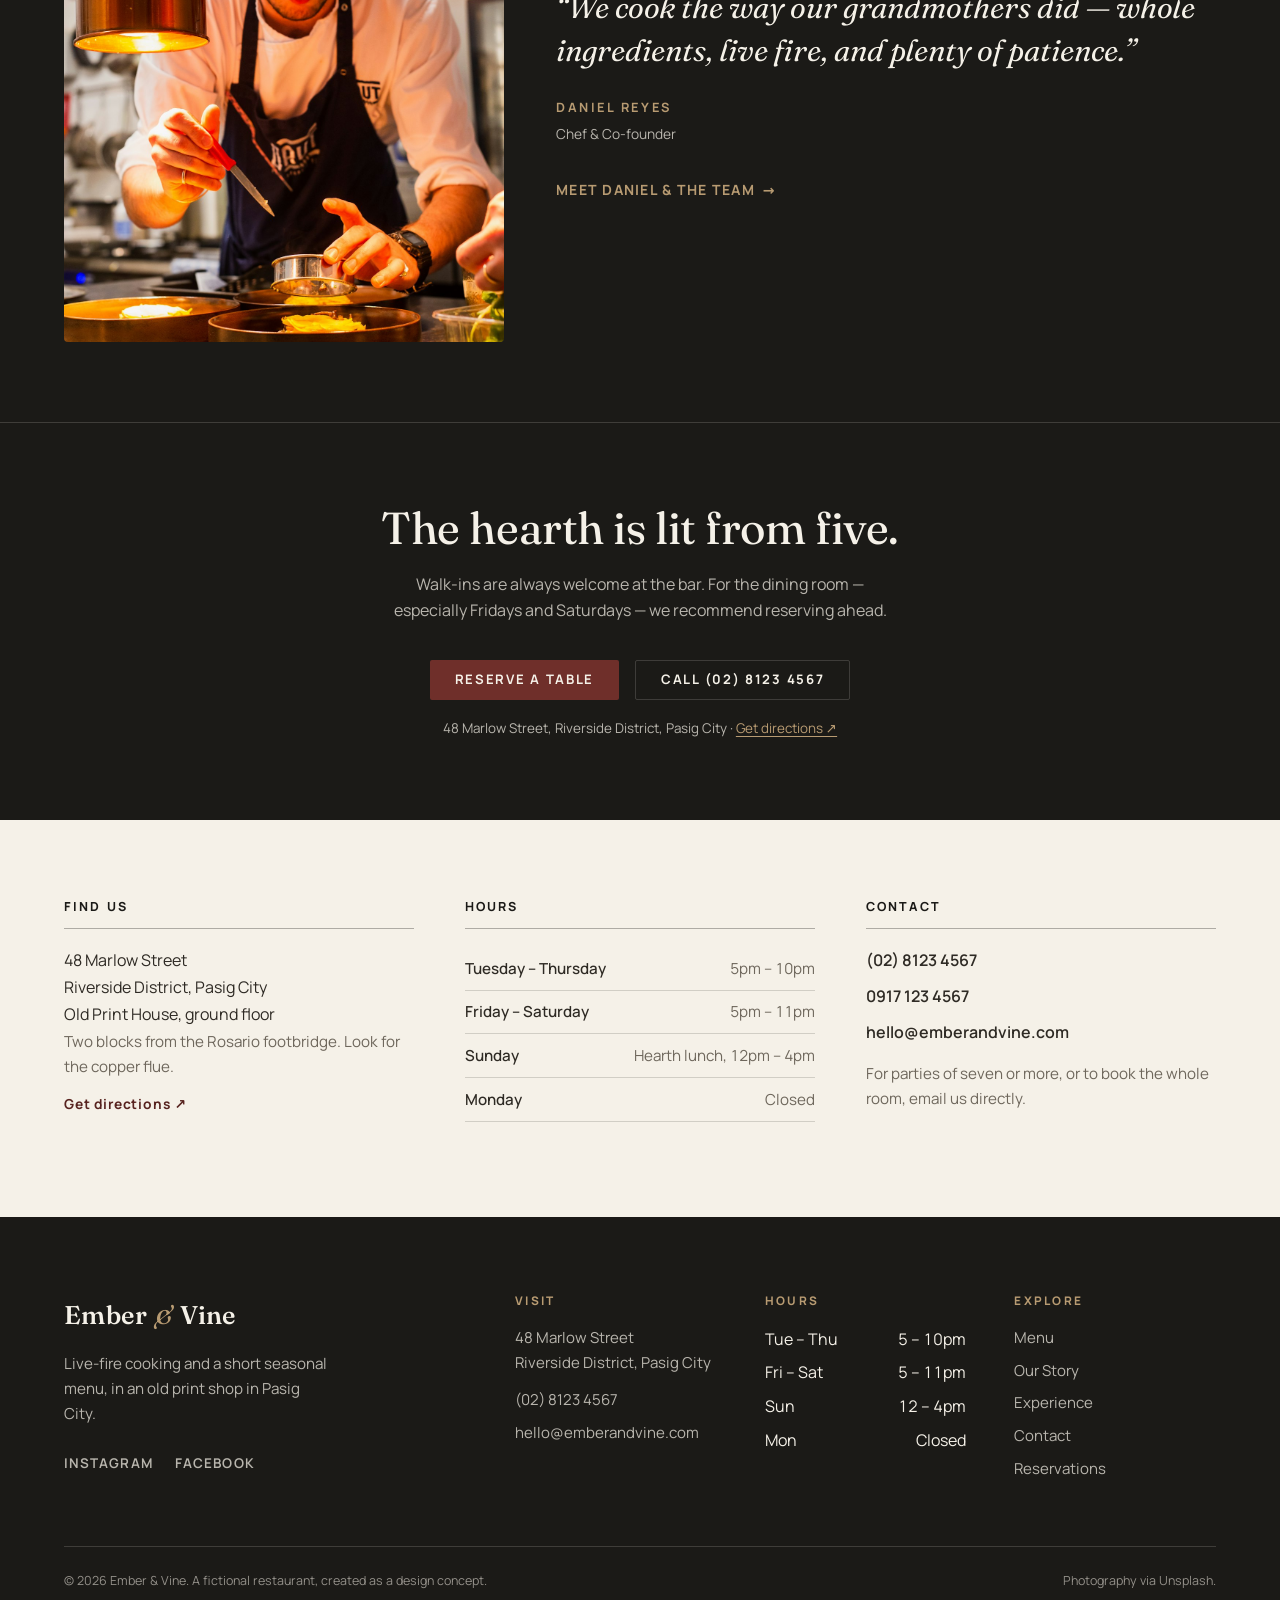
<file: public/restaurant-demo/index.html>
<!DOCTYPE html>
<html lang="en">
<head>
  <meta charset="UTF-8">
  <meta name="viewport" content="width=device-width, initial-scale=1.0">
  <title>Ember &amp; Vine — Live-Fire Cooking in the Riverside District</title>
  <meta name="description" content="Ember & Vine is a small neighbourhood restaurant serving a short, seasonal menu cooked over oak embers. Open Tuesday to Saturday from 5pm. Reserve a table.">
  <link rel="icon" type="image/svg+xml" href="assets/icons/favicon.svg">
  <link rel="stylesheet" href="css/style.css">
  <script>document.documentElement.classList.add("js");</script>
  <script src="js/main.js" defer></script>
</head>
<body>

  <a class="skip-link" href="#main">Skip to content</a>

  <header class="site-header">
    <div class="container header-inner">
      <a class="brand" href="index.html">Ember <em>&amp;</em> Vine</a>
      <nav class="primary-nav" aria-label="Primary">
        <ul>
          <li><a class="nav-link" aria-current="page" href="index.html">Home</a></li>
          <li><a class="nav-link" href="menu.html">Menu</a></li>
          <li><a class="nav-link" href="story.html">Our Story</a></li>
          <li><a class="nav-link" href="experience.html">Experience</a></li>
          <li><a class="nav-link" href="contact.html">Contact</a></li>
        </ul>
      </nav>
      <div class="header-actions">
        <a class="btn btn-primary header-cta" href="contact.html#reserve">Reserve</a>
        <button class="nav-toggle" type="button" aria-expanded="false" aria-controls="mnav" aria-label="Open menu">
          <span></span><span></span>
        </button>
      </div>
    </div>
  </header>

  <div class="mnav" id="mnav">
    <nav aria-label="Mobile">
      <ul class="mnav-links">
        <li><a aria-current="page" href="index.html">Home</a></li>
        <li><a href="menu.html">Menu</a></li>
        <li><a href="story.html">Our Story</a></li>
        <li><a href="experience.html">Experience</a></li>
        <li><a href="contact.html">Contact</a></li>
      </ul>
    </nav>
    <p class="mnav-meta">
      <strong><a href="tel:+63281234567">(02) 8123 4567</a></strong>
      <span>48 Marlow Street, Riverside District, Pasig City</span>
      <span>Tuesday – Saturday, from 5pm</span>
    </p>
  </div>

  <main id="main">

    <!-- HERO -->
    <section class="hero">
      <div class="hero-media" aria-hidden="true">
        <img src="assets/images/hero-room.jpg" alt="" width="2000" height="1333" fetchpriority="high">
      </div>
      <div class="container hero-content">
        <p class="eyebrow hero-kicker">Riverside District &middot; Wood-Fired Kitchen</p>
        <h1>A small restaurant built around a big fire.</h1>
        <p class="hero-sub">Ember &amp; Vine serves a short, seasonal menu cooked over oak embers — and pours wines we actually drink ourselves.</p>
        <div class="hero-actions">
          <a class="btn btn-primary" href="contact.html#reserve">Reserve a Table</a>
          <a class="btn btn-ghost-light" href="menu.html">View Menu</a>
        </div>
      </div>
      <div class="hero-meta">
        <div class="container">
          <ul>
            <li>48 Marlow Street, Pasig</li>
            <li>Tue – Sat from 5pm</li>
            <li><a href="tel:+63281234567">(02) 8123 4567</a></li>
          </ul>
        </div>
      </div>
    </section>

    <!-- INTRO STATEMENT -->
    <section class="section">
      <div class="container narrow" data-reveal>
        <p class="eyebrow">The Restaurant</p>
        <h2 class="u-mt-sm">One hearth. Forty seats.<br>A menu that follows the seasons.</h2>
        <p class="lede u-mt-md">There is no gas in our kitchen — only oak, embers, and whatever our growers brought us this week. The menu is short because attention should be spent on cooking, not printing.</p>
      </div>
    </section>

    <!-- SIGNATURES -->
    <section class="section rule-top" id="signatures">
      <div class="container">
        <div class="sig-layout">
          <figure class="sig-figure" data-reveal>
            <img data-sig="hake" class="is-active" src="assets/images/dish-hake.jpg" alt="Ember-grilled hake served with romesco and charred lemon" loading="lazy" decoding="async">
            <img data-sig="rib" src="assets/images/dish-rib.jpg" alt="Twelve-hour short rib with ember-glaze and pickled chilli" loading="lazy" decoding="async">
            <img data-sig="pasta" src="assets/images/dish-pasta.jpg" alt="Hand-cut tagliatelle with oxtail ragù in a copper pan" loading="lazy" decoding="async">
          </figure>
          <div class="sig-rail">
            <div data-reveal>
              <p class="eyebrow">Signatures</p>
              <h2 class="u-mt-sm">Three plates we&rsquo;re known for.</h2>
            </div>
            <div class="sig-list" data-reveal data-reveal-delay="120">
              <button class="sig-item is-active" type="button" data-dish="hake" aria-current="true"
                data-desc="Line-caught tanigue, grilled whole over oak. Romesco, charred lemon, and a crunchy breadcrumb gremolata finish it."
                data-pair="Pairs with the Txakoli, Getariako — poured cold."
                data-caption="Pictured: ember-grilled fish, romesco, charred lemon.">
                <span class="sig-num">i.</span>
                <span class="sig-name">Ember-Grilled Tanigue</span>
                <span class="sig-price price">&#8369;1,050</span>
              </button>
              <button class="sig-item" type="button" data-dish="rib"
                data-desc="Beef short rib cooked low beside the hearth for twelve hours, then glazed straight on the embers. Smoked carrot purée underneath."
                data-pair="Pairs with the Sierra Cantabria Rioja Crianza."
                data-caption="Pictured: twelve-hour short rib, smoked carrot, pickled chilli.">
                <span class="sig-num">ii.</span>
                <span class="sig-name">Twelve-Hour Short Rib</span>
                <span class="sig-price price">&#8369;1,380</span>
              </button>
              <button class="sig-item" type="button" data-dish="pasta"
                data-desc="Egg pasta rolled and cut by hand each morning. Slow oxtail ragù, aged parmesan, lemon gremolata."
                data-pair="Pairs with the Felsina Sangiovese, Chianti Classico."
                data-caption="Pictured: hand-cut tagliatelle, oxtail ragù, aged parmesan.">
                <span class="sig-num">iii.</span>
                <span class="sig-name">Hand-Cut Tagliatelle</span>
                <span class="sig-price price">&#8369;890</span>
              </button>
            </div>
            <div class="sig-detail" data-reveal data-reveal-delay="180">
              <p class="sig-desc" aria-live="polite">Line-caught tanigue, grilled whole over oak. Romesco, charred lemon, and a crunchy breadcrumb gremolata finish it.</p>
              <p class="sig-pair">Pairs with the Txakoli, Getariako — poured cold.</p>
            </div>
            <p class="sig-caption" data-reveal data-reveal-delay="220">Pictured: ember-grilled tanigue, romesco, charred lemon.</p>
            <p class="u-mt-lg" data-reveal><a class="link-arrow" href="menu.html">Explore the full menu</a></p>
          </div>
        </div>
      </div>
    </section>

    <!-- MENU PREVIEW -->
    <section class="section rule-top">
      <div class="container">
        <div class="section-head head-row" data-reveal>
          <div>
            <p class="eyebrow">This Week</p>
            <h2 class="u-mt-sm mw-18ch">A taste of the current menu.</h2>
          </div>
          <a class="link-arrow" href="menu.html">Full menu &amp; prices</a>
        </div>
        <div class="menu-preview-grid">
          <div class="mp-col" data-reveal>
            <h3 class="label-rule">Starters</h3>
            <div class="mi">
              <div class="mi-row"><span class="mi-name">Sourdough &amp; cultured butter <span class="dish-tags">v</span></span><span class="mi-leader" aria-hidden="true"></span><span class="mi-price price">&#8369;290</span></div>
              <p class="mi-desc">Baked every morning, salted from the hearth.</p>
            </div>
            <div class="mi">
              <div class="mi-row"><span class="mi-name">Charred octopus <span class="dish-tags">gf</span></span><span class="mi-leader" aria-hidden="true"></span><span class="mi-price price">&#8369;640</span></div>
              <p class="mi-desc">Romesco, confit potato, smoked paprika oil.</p>
            </div>
            <div class="mi">
              <div class="mi-row"><span class="mi-name">Burrata &amp; blood orange <span class="dish-tags">v</span></span><span class="mi-leader" aria-hidden="true"></span><span class="mi-price price">&#8369;550</span></div>
              <p class="mi-desc">Pistachio, wildflower honey, olive crumb.</p>
            </div>
          </div>
          <div class="mp-col" data-reveal data-reveal-delay="100">
            <h3 class="label-rule">From the Hearth</h3>
            <div class="mi">
              <div class="mi-row"><span class="mi-name">Oak-grilled salmon <span class="dish-tags">gf</span></span><span class="mi-leader" aria-hidden="true"></span><span class="mi-price price">&#8369;1,150</span></div>
              <p class="mi-desc">Burnt lemon butter, sea herbs, new potatoes.</p>
            </div>
            <div class="mi">
              <div class="mi-row"><span class="mi-name">Brick-pressed chicken</span><span class="mi-leader" aria-hidden="true"></span><span class="mi-price price">&#8369;980</span></div>
              <p class="mi-desc">Preserved lemon, charred spring onion, pan jus.</p>
            </div>
            <div class="mi">
              <div class="mi-row"><span class="mi-name">Twelve-hour short rib</span><span class="mi-leader" aria-hidden="true"></span><span class="mi-price price">&#8369;1,380</span></div>
              <p class="mi-desc">Smoked carrot purée, pickled chilli, marrow jus.</p>
            </div>
          </div>
          <div class="mp-col" data-reveal data-reveal-delay="200">
            <h3 class="label-rule">Dessert</h3>
            <div class="mi">
              <div class="mi-row"><span class="mi-name">Dark chocolate tart <span class="dish-tags">v</span></span><span class="mi-leader" aria-hidden="true"></span><span class="mi-price price">&#8369;420</span></div>
              <p class="mi-desc">Sea salt, crème fraîche, cocoa-nib shortbread.</p>
            </div>
            <div class="mi">
              <div class="mi-row"><span class="mi-name">Burnt Basque cheesecake <span class="dish-tags">v</span></span><span class="mi-leader" aria-hidden="true"></span><span class="mi-price price">&#8369;420</span></div>
              <p class="mi-desc">Macerated berries, lemon thyme.</p>
            </div>
            <div class="mi">
              <div class="mi-row"><span class="mi-name">Wood-roasted pear <span class="dish-tags">v gf</span></span><span class="mi-leader" aria-hidden="true"></span><span class="mi-price price">&#8369;390</span></div>
              <p class="mi-desc">Red wine caramel, toasted almond, bay leaf cream.</p>
            </div>
          </div>
        </div>
        <div class="menu-preview-foot" data-reveal>
          <a class="btn btn-outline" href="menu.html">View the Full Menu</a>
        </div>
      </div>
    </section>

    <!-- ATMOSPHERE QUOTE BAND -->
    <section class="quote-band" aria-label="Atmosphere">
      <img src="assets/images/wine-glass.jpg" alt="" loading="lazy" decoding="async">
      <div class="quote-inner" data-reveal>
        <blockquote>&ldquo;Come hungry at seven, or slow at nine. The fire doesn&rsquo;t mind.&rdquo;</blockquote>
        <cite>The Ember &amp; Vine dining room</cite>
      </div>
    </section>

    <!-- STORY TEASER -->
    <section class="section">
      <div class="container split">
        <figure class="split-media tall" data-reveal>
          <img src="assets/images/service-table.jpg" alt="Plates being set down during first seating at Ember and Vine" loading="lazy" decoding="async">
        </figure>
        <div class="split-copy" data-reveal data-reveal-delay="120">
          <p class="eyebrow">Our Story</p>
          <h2>Born from a wood oven and a very short menu.</h2>
          <p class="lede">In 2019, chef Daniel Reyes and Mara Ellison took over an old print shop on Marlow Street, knocked a hole in the roof for a flue, and lit the oven they still cook on today.</p>
          <p class="lede">Six years on, the fire hasn&rsquo;t gone out — it goes down overnight and wakes up with us at ten each morning.</p>
          <a class="link-arrow" href="story.html">Read our story</a>
        </div>
      </div>
    </section>

    <!-- CHEF STRIP -->
    <section class="section-sm chef-strip on-dark">
      <div class="container chef-grid">
        <img class="chef-photo" src="assets/images/chef-plating.jpg" alt="Chef Daniel Reyes finishing a plate under copper lamps at the pass" loading="lazy" decoding="async" data-reveal>
        <div data-reveal data-reveal-delay="140">
          <p class="eyebrow">At the Pass</p>
          <blockquote>&ldquo;We cook the way our grandmothers did — whole ingredients, live fire, and plenty of patience.&rdquo;</blockquote>
          <p class="chef-name">Daniel Reyes</p>
          <p class="chef-role">Chef &amp; Co-founder</p>
          <p class="chef-link"><a class="link-arrow" href="story.html#chef">Meet Daniel &amp; the team</a></p>
        </div>
      </div>
    </section>

    <!-- RESERVATION CTA -->
    <section class="section-sm cta-band on-dark rule-top">
      <div class="container" data-reveal>
        <h2>The hearth is lit from five.</h2>
        <p>Walk-ins are always welcome at the bar. For the dining room — especially Fridays and Saturdays — we recommend reserving ahead.</p>
        <div class="cta-actions">
          <a class="btn btn-primary" href="contact.html#reserve">Reserve a Table</a>
          <a class="btn btn-ghost-light" href="tel:+63281234567">Call (02) 8123 4567</a>
        </div>
        <p class="cta-note">48 Marlow Street, Riverside District, Pasig City &middot; <a href="https://www.google.com/maps/search/?api=1&amp;query=Riverside+Pasig+City" target="_blank" rel="noopener">Get directions&nbsp;&nearr;</a></p>
      </div>
    </section>

    <!-- LOCATION + HOURS -->
    <section class="section-sm" aria-label="Location and hours">
      <div class="container location-grid">
        <div class="loc-block" data-reveal>
          <h3>Find Us</h3>
          <address>
            48 Marlow Street<br>
            Riverside District, Pasig City<br>
            Old Print House, ground floor
          </address>
          <p>Two blocks from the Rosario footbridge. Look for the copper flue.</p>
          <a class="dir-link" href="https://www.google.com/maps/search/?api=1&amp;query=Riverside+Pasig+City" target="_blank" rel="noopener">Get directions&nbsp;&nearr;</a>
        </div>
        <div class="loc-block" data-reveal data-reveal-delay="100">
          <h3>Hours</h3>
          <dl>
            <div class="hours-row"><dt>Tuesday – Thursday</dt><dd>5pm – 10pm</dd></div>
            <div class="hours-row"><dt>Friday – Saturday</dt><dd>5pm – 11pm</dd></div>
            <div class="hours-row"><dt>Sunday</dt><dd>Hearth lunch, 12pm – 4pm</dd></div>
            <div class="hours-row"><dt>Monday</dt><dd>Closed</dd></div>
          </dl>
        </div>
        <div class="loc-block" data-reveal data-reveal-delay="200">
          <h3>Contact</h3>
          <div class="contact-lines">
            <a href="tel:+63281234567">(02) 8123 4567</a>
            <a href="tel:+639171234567">0917 123 4567</a>
            <a href="mailto:hello@emberandvine.com">hello@emberandvine.com</a>
          </div>
          <p class="u-mt-xs">For parties of seven or more, or to book the whole room, email us directly.</p>
        </div>
      </div>
    </section>

  </main>

  <footer class="site-footer on-dark">
    <div class="container">
      <div class="footer-grid">
        <div class="footer-brand">
          <a class="brand" href="index.html">Ember <em>&amp;</em> Vine</a>
          <p class="footer-tag">Live-fire cooking and a short seasonal menu, in an old print shop in Pasig City.</p>
          <ul class="footer-social">
            <li><a href="#" aria-label="Instagram">Instagram</a></li>
            <li><a href="#" aria-label="Facebook">Facebook</a></li>
          </ul>
        </div>
        <div class="footer-col">
          <h3>Visit</h3>
          <address>
            <p>48 Marlow Street<br>Riverside District, Pasig City</p>
          </address>
          <ul>
            <li><a href="tel:+63281234567">(02) 8123 4567</a></li>
            <li><a href="mailto:hello@emberandvine.com">hello@emberandvine.com</a></li>
          </ul>
        </div>
        <div class="footer-col">
          <h3>Hours</h3>
          <div class="footer-hours">
            <div><span>Tue – Thu</span><span>5 – 10pm</span></div>
            <div><span>Fri – Sat</span><span>5 – 11pm</span></div>
            <div><span>Sun</span><span>12 – 4pm</span></div>
            <div><span>Mon</span><span>Closed</span></div>
          </div>
        </div>
        <div class="footer-col">
          <h3>Explore</h3>
          <ul>
            <li><a href="menu.html">Menu</a></li>
            <li><a href="story.html">Our Story</a></li>
            <li><a href="experience.html">Experience</a></li>
            <li><a href="contact.html">Contact</a></li>
            <li><a href="contact.html#reserve">Reservations</a></li>
          </ul>
        </div>
      </div>
      <div class="footer-bottom">
        <p>&copy; <span id="year">2026</span> Ember &amp; Vine. A fictional restaurant, created as a design concept.</p>
        <p>Photography via Unsplash.</p>
      </div>
    </div>
  </footer>

</body>
</html>
</file>
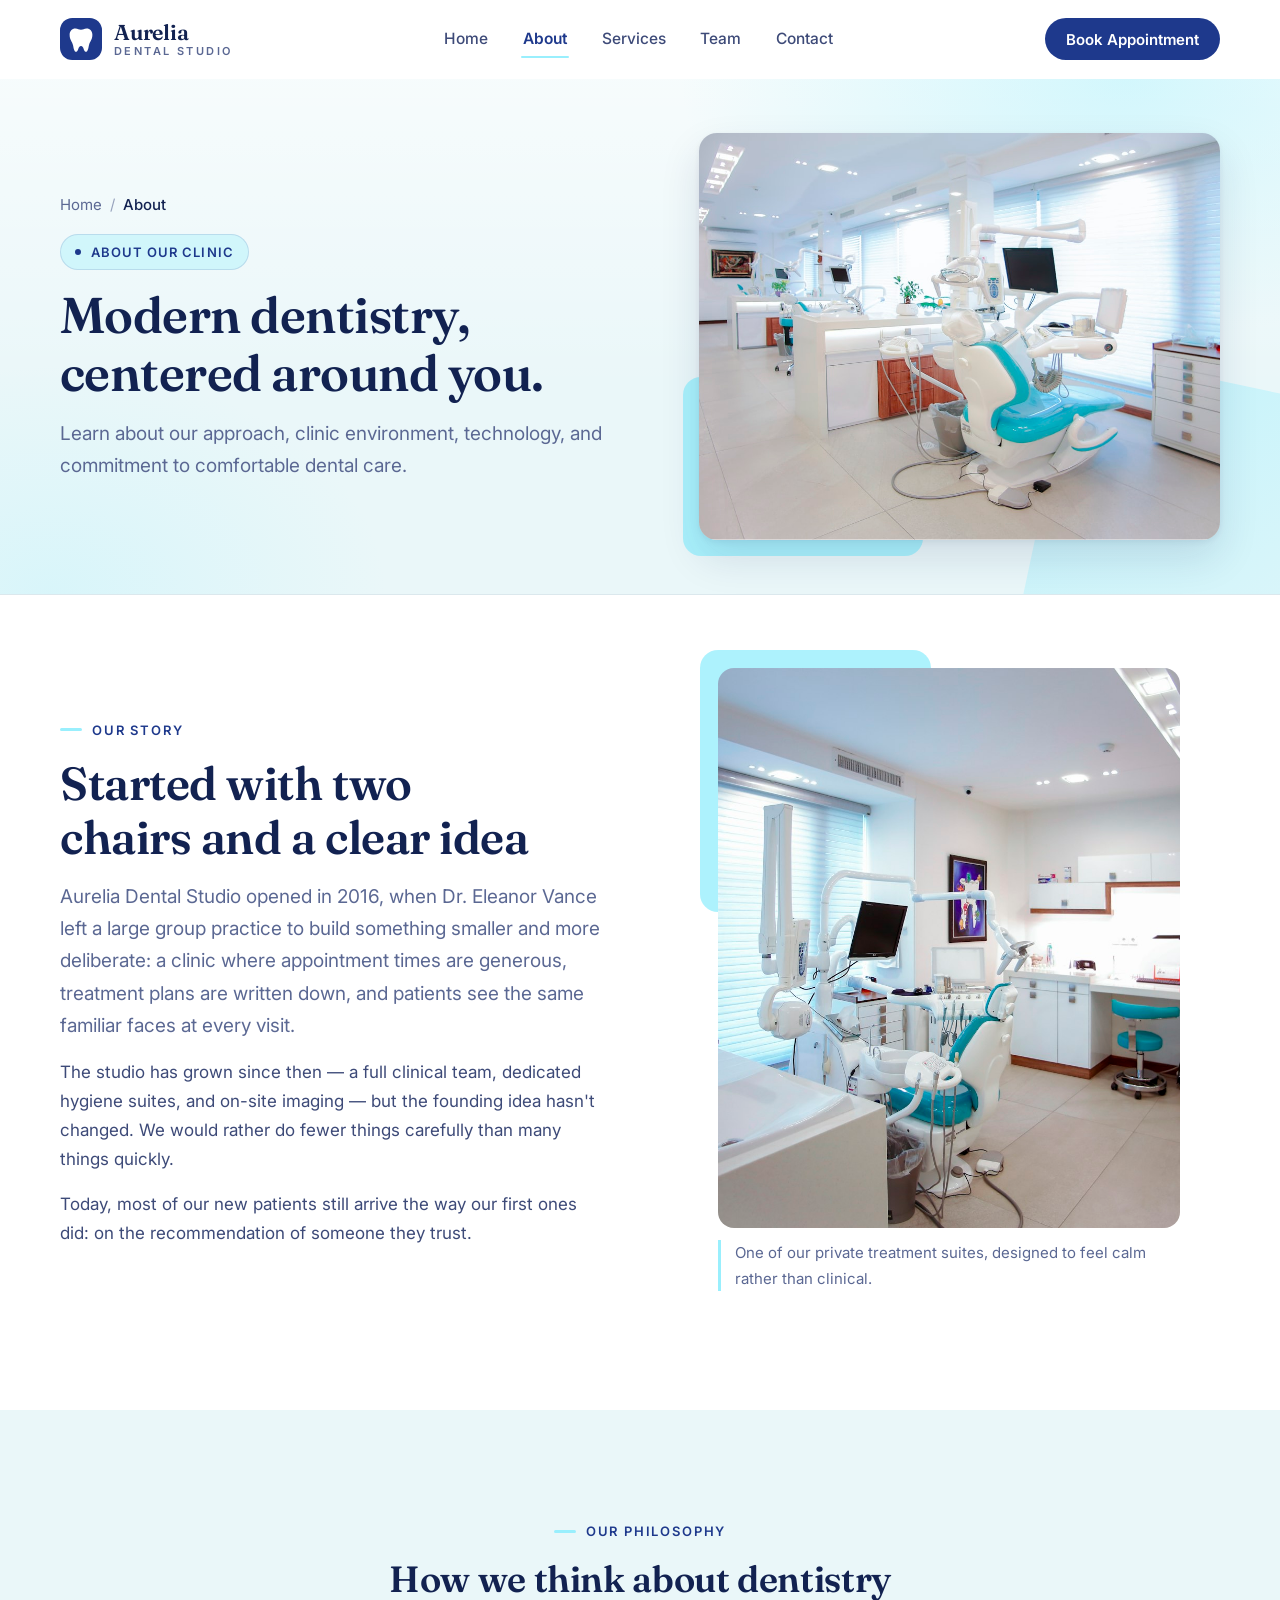
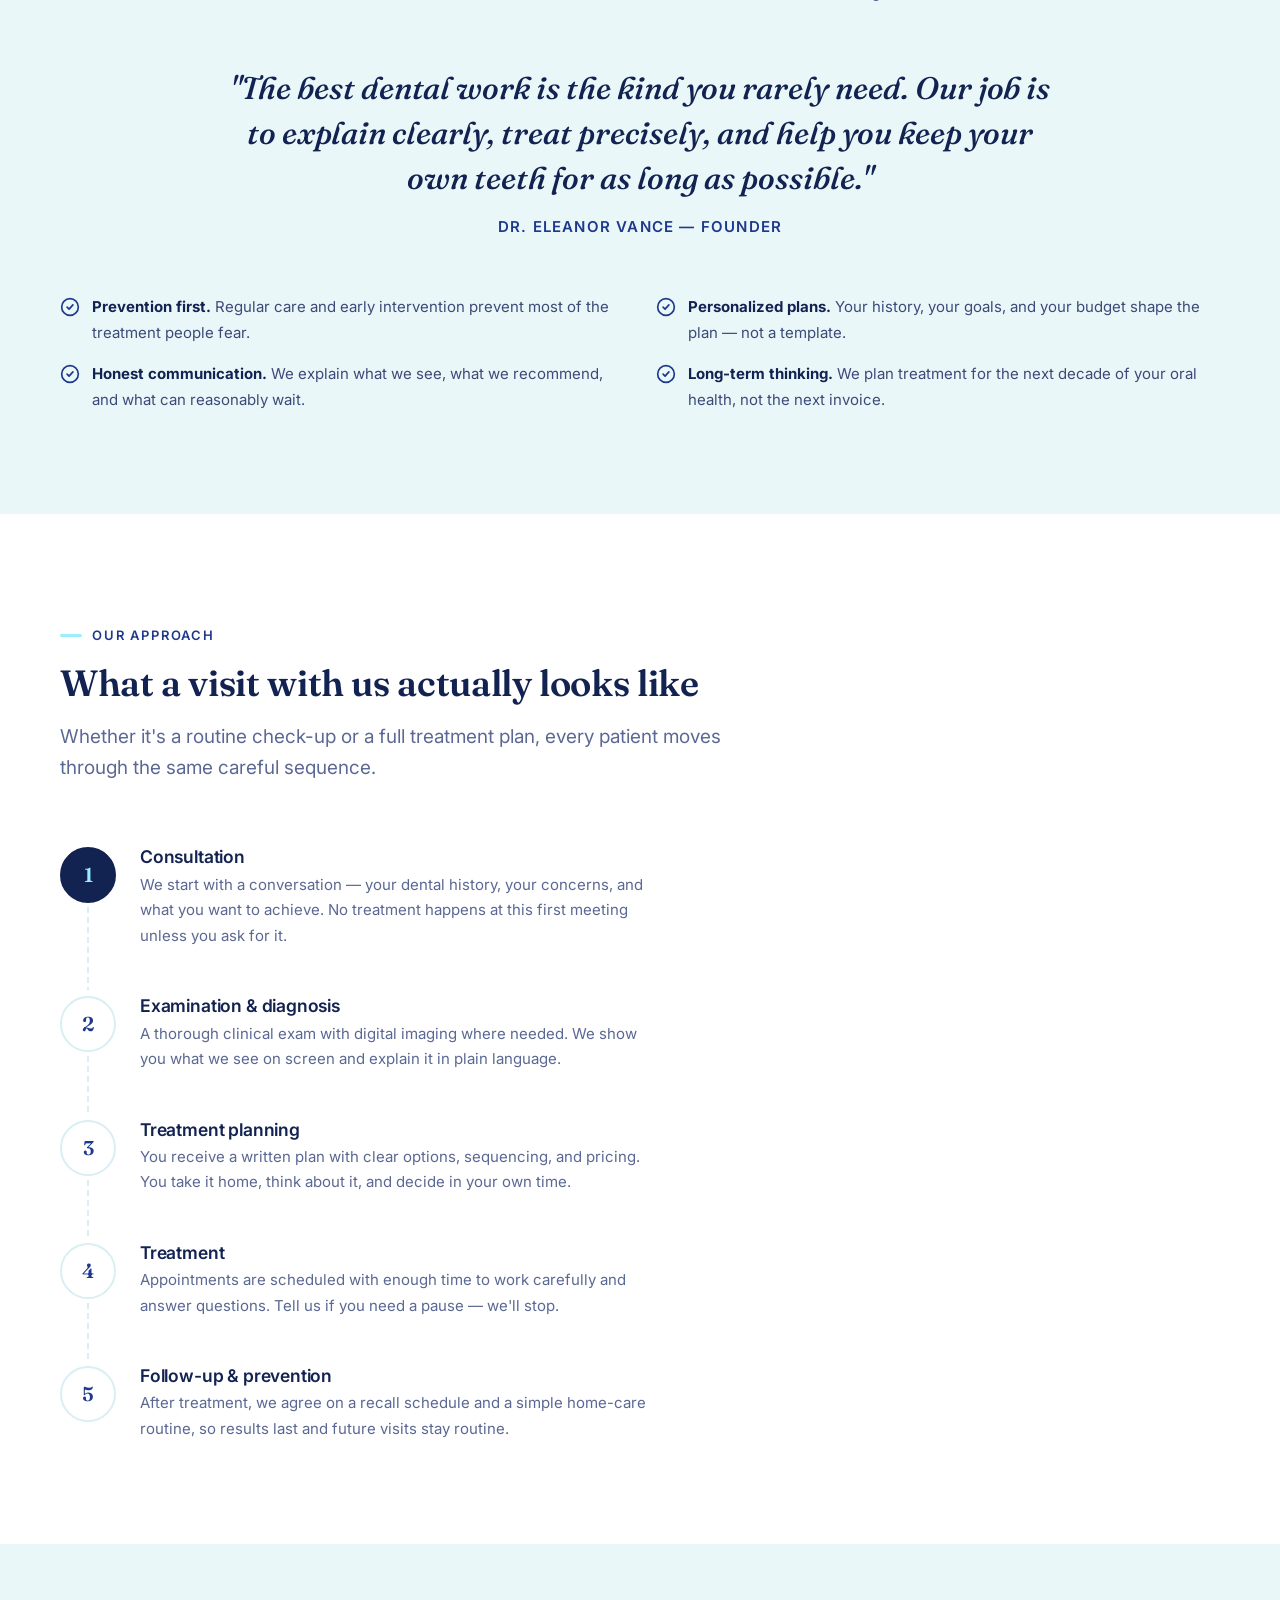
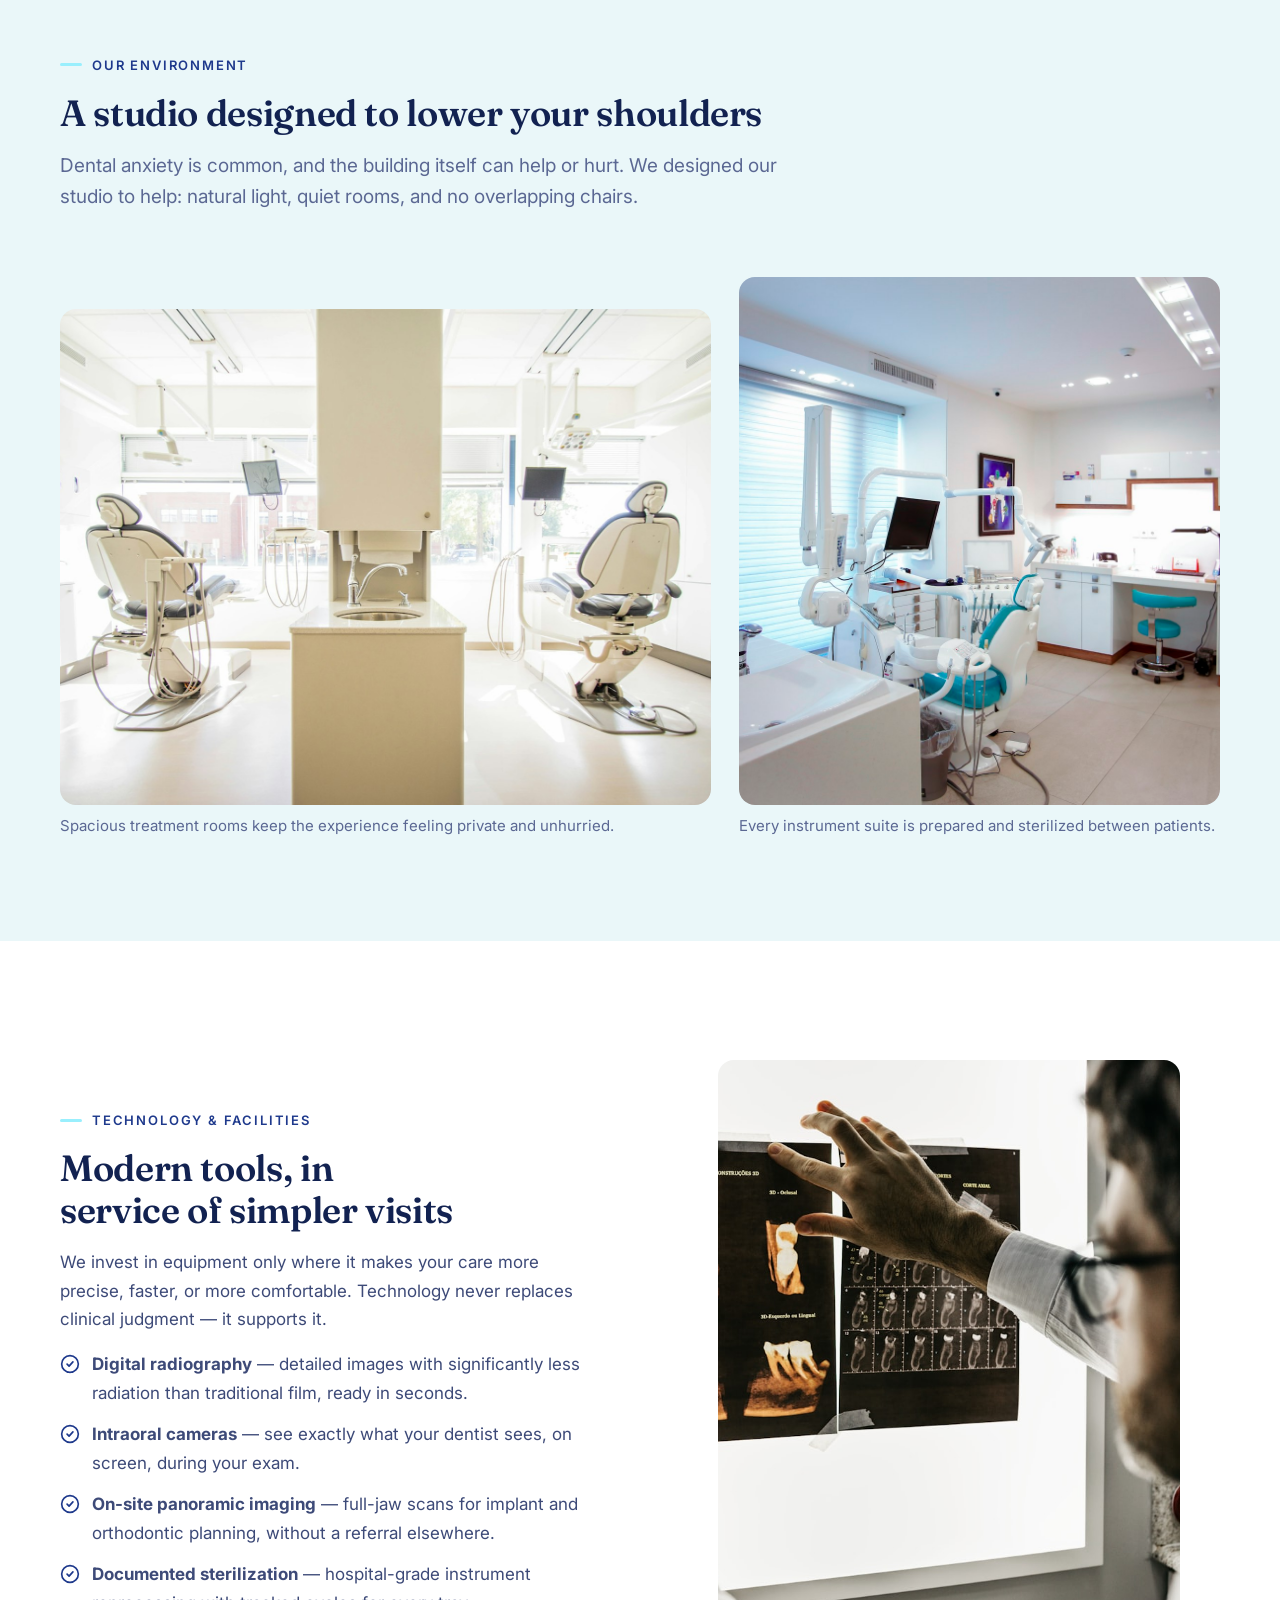
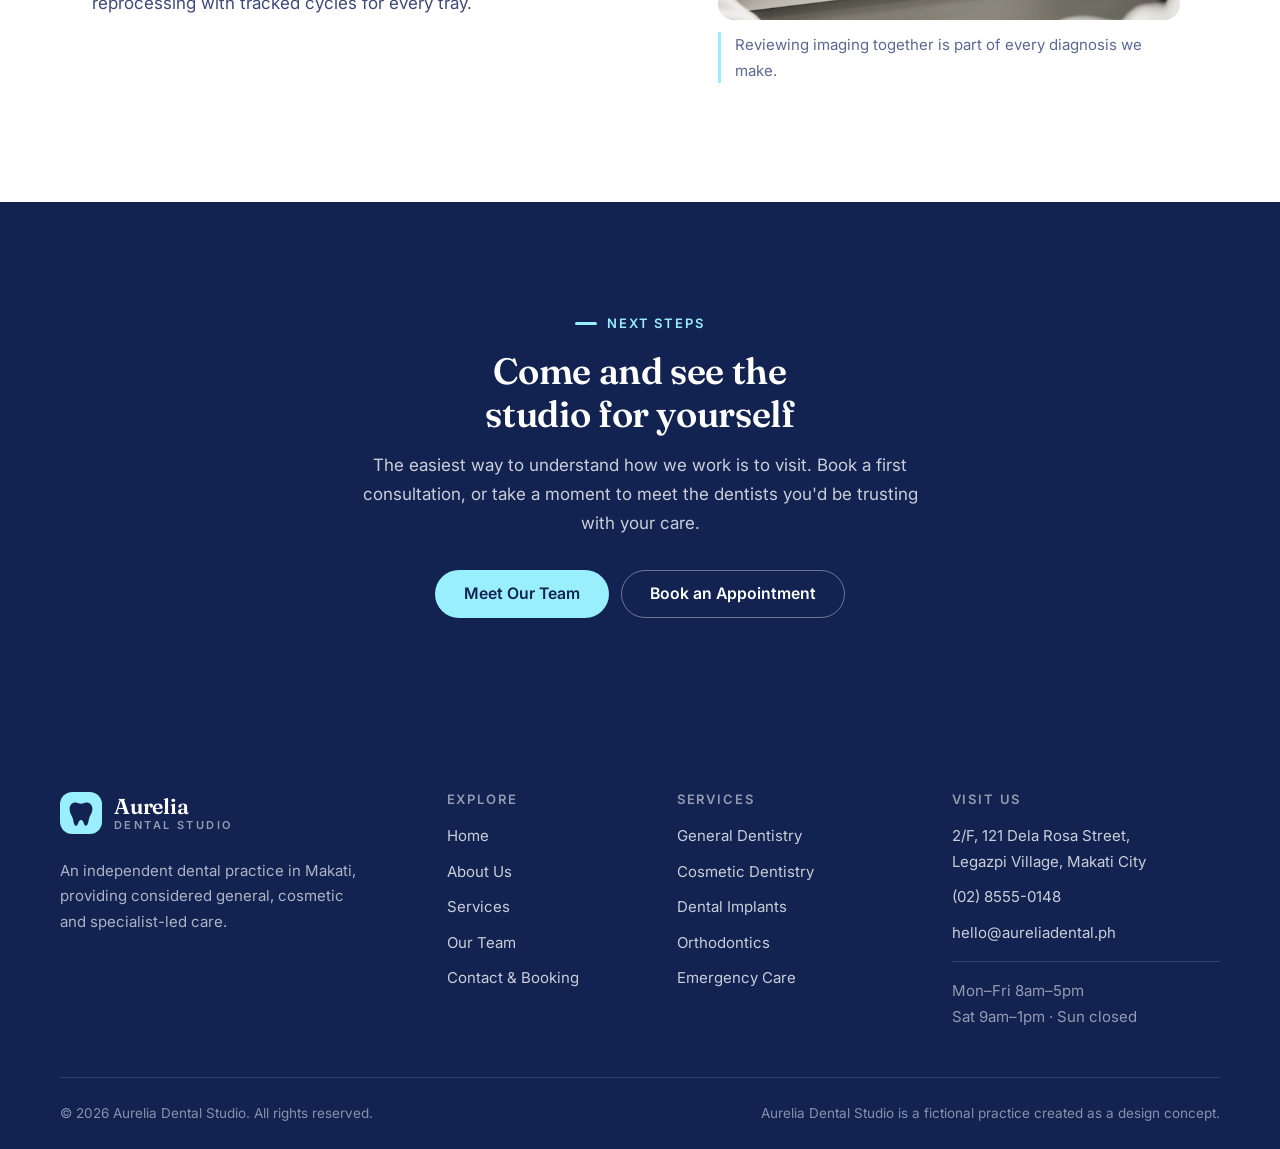
<file: public/dental-clinic-demo/about.html>
<!DOCTYPE html>
<html lang="en">
<head>
  <meta charset="UTF-8">
  <meta name="viewport" content="width=device-width, initial-scale=1.0">
  <script>document.documentElement.classList.add("js");</script>
  <title>About Us — Aurelia Dental Studio</title>
  <meta name="description" content="Learn about Aurelia Dental Studio: our story, our philosophy of patient-centered dentistry, our approach to care, and the studio environment we've built in Makati.">
  <link rel="preconnect" href="https://fonts.googleapis.com">
  <link rel="preconnect" href="https://fonts.gstatic.com" crossorigin>
  <link href="https://fonts.googleapis.com/css2?family=Fraunces:ital,wght@0,500;0,600;1,500&family=Inter:wght@400;500;600&display=swap" rel="stylesheet">
  <link rel="stylesheet" href="css/style.css">
  <link rel="icon" type="image/svg+xml" href="assets/favicon.svg">
</head>
<body>
  <a class="skip-link" href="#main">Skip to content</a>

  <header class="site-header" data-header>
    <div class="container header-inner">
      <a class="brand" href="index.html" aria-label="Aurelia Dental Studio — home">
        <svg class="brand-mark" viewBox="0 0 48 48" fill="none" aria-hidden="true">
          <rect width="48" height="48" rx="14" fill="#1E398C"/>
          <path d="M24 13.4c-2.6 0-3.4-1.5-6.4-1.5-3.9 0-6.6 3.1-6.6 7.1 0 5.7 2.7 7.3 3.9 12 .5 2.2 1 7.6 3.7 7.6 2.5 0 1.9-6.6 5.4-6.6s2.9 6.6 5.4 6.6c2.7 0 3.2-5.4 3.7-7.6 1.2-4.7 3.9-6.3 3.9-12 0-4-2.7-7.1-6.6-7.1-3 0-3.8 1.5-6.4 1.5Z" fill="#fff"/>
        </svg>
        <span class="brand-text">
          <span class="brand-name">Aurelia</span>
          <span class="brand-sub">Dental Studio</span>
        </span>
      </a>

      <nav class="site-nav" id="site-nav" aria-label="Primary">
        <ul>
          <li><a href="index.html">Home</a></li>
          <li><a href="about.html" aria-current="page">About</a></li>
          <li><a href="services.html">Services</a></li>
          <li><a href="team.html">Team</a></li>
          <li><a href="contact.html">Contact</a></li>
          <li class="nav-cta-mobile"><a class="btn btn--primary" href="contact.html">Book Appointment</a></li>
        </ul>
      </nav>

      <div class="header-actions">
        <a class="btn btn--primary btn--sm header-book" href="contact.html">Book Appointment</a>
        <button class="nav-toggle" type="button" aria-expanded="false" aria-controls="site-nav" aria-label="Open menu">
          <span class="bars" aria-hidden="true"></span>
        </button>
      </div>
    </div>
  </header>

  <main id="main">

    <div class="page-header page-header--about">
      <div class="container page-header-layout">
        <div class="page-header-copy">
          <nav class="breadcrumbs" aria-label="Breadcrumb">
            <ol>
              <li><a href="index.html">Home</a></li>
              <li><span aria-current="page">About</span></li>
            </ol>
          </nav>
          <p class="page-header-eyebrow">About our clinic</p>
          <h1 class="h1">Modern dentistry, centered around you.</h1>
          <p class="lede">Learn about our approach, clinic environment, technology, and commitment to comfortable dental care.</p>
        </div>
        <figure class="page-header-media">
          <img src="assets/images/banner-clinic.jpg" alt="A bright, modern treatment room at Aurelia Dental Studio." width="620" height="407">
        </figure>
      </div>
    </div>

    <!-- Our story -->
    <section class="section section--tight-top" aria-labelledby="story-title">
      <div class="container split split--reverse">
        <div class="split-copy">
          <p class="eyebrow">Our story</p>
          <h2 class="h2 story-title" id="story-title">Started with two chairs and a clear idea</h2>
          <p class="story-lead">Aurelia Dental Studio opened in 2016, when Dr. Eleanor Vance left a large group practice to build something smaller and more deliberate: a clinic where appointment times are generous, treatment plans are written down, and patients see the same familiar faces at every visit.</p>
          <p>The studio has grown since then — a full clinical team, dedicated hygiene suites, and on-site imaging — but the founding idea hasn't changed. We would rather do fewer things carefully than many things quickly.</p>
          <p>Today, most of our new patients still arrive the way our first ones did: on the recommendation of someone they trust.</p>
        </div>
        <figure class="split-media media-accent">
          <img src="assets/images/about-interior.jpg" alt="A bright, modern dental treatment room with white cabinetry and a single chair." loading="lazy" width="700" height="560">
          <figcaption>One of our private treatment suites, designed to feel calm rather than clinical.</figcaption>
        </figure>
      </div>
    </section>

    <!-- Philosophy -->
    <section class="section section--ice" aria-labelledby="philosophy-title">
      <div class="container">
        <div class="section-head section-head--center">
          <p class="eyebrow">Our philosophy</p>
          <h2 class="h2" id="philosophy-title">How we think about dentistry</h2>
        </div>
        <blockquote class="pull-quote">
          "The best dental work is the kind you rarely need. Our job is to explain clearly, treat precisely, and help you keep your own teeth for as long as possible."
          <cite>Dr. Eleanor Vance — Founder</cite>
        </blockquote>

        <div class="section" style="padding-block: clamp(2.5rem,5vw,3.5rem) 0">
          <ul class="value-list">
            <li>
              <svg width="20" height="20" viewBox="0 0 24 24" fill="none" stroke="currentColor" stroke-width="2" stroke-linecap="round" stroke-linejoin="round" aria-hidden="true"><circle cx="12" cy="12" r="10"/><path d="m8.5 12.2 2.4 2.4 4.6-5.2"/></svg>
              <span><strong>Prevention first.</strong> Regular care and early intervention prevent most of the treatment people fear.</span>
            </li>
            <li>
              <svg width="20" height="20" viewBox="0 0 24 24" fill="none" stroke="currentColor" stroke-width="2" stroke-linecap="round" stroke-linejoin="round" aria-hidden="true"><circle cx="12" cy="12" r="10"/><path d="m8.5 12.2 2.4 2.4 4.6-5.2"/></svg>
              <span><strong>Personalized plans.</strong> Your history, your goals, and your budget shape the plan — not a template.</span>
            </li>
            <li>
              <svg width="20" height="20" viewBox="0 0 24 24" fill="none" stroke="currentColor" stroke-width="2" stroke-linecap="round" stroke-linejoin="round" aria-hidden="true"><circle cx="12" cy="12" r="10"/><path d="m8.5 12.2 2.4 2.4 4.6-5.2"/></svg>
              <span><strong>Honest communication.</strong> We explain what we see, what we recommend, and what can reasonably wait.</span>
            </li>
            <li>
              <svg width="20" height="20" viewBox="0 0 24 24" fill="none" stroke="currentColor" stroke-width="2" stroke-linecap="round" stroke-linejoin="round" aria-hidden="true"><circle cx="12" cy="12" r="10"/><path d="m8.5 12.2 2.4 2.4 4.6-5.2"/></svg>
              <span><strong>Long-term thinking.</strong> We plan treatment for the next decade of your oral health, not the next invoice.</span>
            </li>
          </ul>
        </div>
      </div>
    </section>

    <!-- Our approach -->
    <section class="section" aria-labelledby="approach-title">
      <div class="container">
        <div class="section-head">
          <p class="eyebrow">Our approach</p>
          <h2 class="h2" id="approach-title">What a visit with us actually looks like</h2>
          <p class="lede">Whether it's a routine check-up or a full treatment plan, every patient moves through the same careful sequence.</p>
        </div>
        <ol class="steps">
          <li class="step">
            <span class="step-num" aria-hidden="true">1</span>
            <div>
              <h3>Consultation</h3>
              <p>We start with a conversation — your dental history, your concerns, and what you want to achieve. No treatment happens at this first meeting unless you ask for it.</p>
            </div>
          </li>
          <li class="step">
            <span class="step-num" aria-hidden="true">2</span>
            <div>
              <h3>Examination &amp; diagnosis</h3>
              <p>A thorough clinical exam with digital imaging where needed. We show you what we see on screen and explain it in plain language.</p>
            </div>
          </li>
          <li class="step">
            <span class="step-num" aria-hidden="true">3</span>
            <div>
              <h3>Treatment planning</h3>
              <p>You receive a written plan with clear options, sequencing, and pricing. You take it home, think about it, and decide in your own time.</p>
            </div>
          </li>
          <li class="step">
            <span class="step-num" aria-hidden="true">4</span>
            <div>
              <h3>Treatment</h3>
              <p>Appointments are scheduled with enough time to work carefully and answer questions. Tell us if you need a pause — we'll stop.</p>
            </div>
          </li>
          <li class="step">
            <span class="step-num" aria-hidden="true">5</span>
            <div>
              <h3>Follow-up &amp; prevention</h3>
              <p>After treatment, we agree on a recall schedule and a simple home-care routine, so results last and future visits stay routine.</p>
            </div>
          </li>
        </ol>
      </div>
    </section>

    <!-- Environment -->
    <section class="section section--ice" aria-labelledby="environment-title">
      <div class="container">
        <div class="section-head">
          <p class="eyebrow">Our environment</p>
          <h2 class="h2" id="environment-title">A studio designed to lower your shoulders</h2>
          <p class="lede">Dental anxiety is common, and the building itself can help or hurt. We designed our studio to help: natural light, quiet rooms, and no overlapping chairs.</p>
        </div>
        <div class="gallery">
          <figure class="gallery-main">
            <img src="assets/images/about-surgery.jpg" alt="A spacious treatment room with two modern dental chairs and large windows." loading="lazy" width="640" height="496">
            <figcaption>Spacious treatment rooms keep the experience feeling private and unhurried.</figcaption>
          </figure>
          <figure class="gallery-side">
            <img src="assets/images/about-interior.jpg" alt="A clean, well-lit dental operatory with organized cabinetry." loading="lazy" width="480" height="528">
            <figcaption>Every instrument suite is prepared and sterilized between patients.</figcaption>
          </figure>
        </div>
      </div>
    </section>

    <!-- Technology -->
    <section class="section" aria-labelledby="tech-title">
      <div class="container split">
        <div class="split-copy">
          <p class="eyebrow">Technology &amp; facilities</p>
          <h2 class="h2" id="tech-title">Modern tools, in service of simpler visits</h2>
          <p>We invest in equipment only where it makes your care more precise, faster, or more comfortable. Technology never replaces clinical judgment — it supports it.</p>
          <ul class="check-list">
            <li>
              <svg width="20" height="20" viewBox="0 0 24 24" fill="none" stroke="currentColor" stroke-width="2" stroke-linecap="round" stroke-linejoin="round" aria-hidden="true"><circle cx="12" cy="12" r="10"/><path d="m8.5 12.2 2.4 2.4 4.6-5.2"/></svg>
              <span><strong>Digital radiography</strong> — detailed images with significantly less radiation than traditional film, ready in seconds.</span>
            </li>
            <li>
              <svg width="20" height="20" viewBox="0 0 24 24" fill="none" stroke="currentColor" stroke-width="2" stroke-linecap="round" stroke-linejoin="round" aria-hidden="true"><circle cx="12" cy="12" r="10"/><path d="m8.5 12.2 2.4 2.4 4.6-5.2"/></svg>
              <span><strong>Intraoral cameras</strong> — see exactly what your dentist sees, on screen, during your exam.</span>
            </li>
            <li>
              <svg width="20" height="20" viewBox="0 0 24 24" fill="none" stroke="currentColor" stroke-width="2" stroke-linecap="round" stroke-linejoin="round" aria-hidden="true"><circle cx="12" cy="12" r="10"/><path d="m8.5 12.2 2.4 2.4 4.6-5.2"/></svg>
              <span><strong>On-site panoramic imaging</strong> — full-jaw scans for implant and orthodontic planning, without a referral elsewhere.</span>
            </li>
            <li>
              <svg width="20" height="20" viewBox="0 0 24 24" fill="none" stroke="currentColor" stroke-width="2" stroke-linecap="round" stroke-linejoin="round" aria-hidden="true"><circle cx="12" cy="12" r="10"/><path d="m8.5 12.2 2.4 2.4 4.6-5.2"/></svg>
              <span><strong>Documented sterilization</strong> — hospital-grade instrument reprocessing with tracked cycles for every tray.</span>
            </li>
          </ul>
        </div>
        <figure class="split-media">
          <img src="assets/images/tech-imaging.jpg" alt="A dentist studying dental x-ray films on a backlit viewing panel." loading="lazy" width="700" height="560">
          <figcaption>Reviewing imaging together is part of every diagnosis we make.</figcaption>
        </figure>
      </div>
    </section>

    <!-- CTA -->
    <section class="section section--dark cta-band" aria-labelledby="about-cta-title">
      <div class="container">
        <p class="eyebrow">Next steps</p>
        <h2 class="h2" id="about-cta-title">Come and see the studio for yourself</h2>
        <p>The easiest way to understand how we work is to visit. Book a first consultation, or take a moment to meet the dentists you'd be trusting with your care.</p>
        <div class="cta-actions">
          <a class="btn btn--accent" href="team.html">Meet Our Team</a>
          <a class="btn btn--ghost-light" href="contact.html">Book an Appointment</a>
        </div>
      </div>
    </section>
  </main>

  <footer class="site-footer">
    <div class="container">
      <div class="footer-main">
        <div class="footer-brand">
          <a class="brand" href="index.html" aria-label="Aurelia Dental Studio — home">
            <svg class="brand-mark" viewBox="0 0 48 48" fill="none" aria-hidden="true">
              <rect width="48" height="48" rx="14" fill="#99EFFD"/>
              <path d="M24 13.4c-2.6 0-3.4-1.5-6.4-1.5-3.9 0-6.6 3.1-6.6 7.1 0 5.7 2.7 7.3 3.9 12 .5 2.2 1 7.6 3.7 7.6 2.5 0 1.9-6.6 5.4-6.6s2.9 6.6 5.4 6.6c2.7 0 3.2-5.4 3.7-7.6 1.2-4.7 3.9-6.3 3.9-12 0-4-2.7-7.1-6.6-7.1-3 0-3.8 1.5-6.4 1.5Z" fill="#122251"/>
            </svg>
            <span class="brand-text">
              <span class="brand-name">Aurelia</span>
              <span class="brand-sub">Dental Studio</span>
            </span>
          </a>
          <p>An independent dental practice in Makati, providing considered general, cosmetic and specialist-led care.</p>
        </div>

        <nav class="footer-col" aria-label="Footer — explore">
          <h3>Explore</h3>
          <ul>
            <li><a href="index.html">Home</a></li>
            <li><a href="about.html">About Us</a></li>
            <li><a href="services.html">Services</a></li>
            <li><a href="team.html">Our Team</a></li>
            <li><a href="contact.html">Contact &amp; Booking</a></li>
          </ul>
        </nav>

        <nav class="footer-col" aria-label="Footer — services">
          <h3>Services</h3>
          <ul>
            <li><a href="services.html#general-dentistry">General Dentistry</a></li>
            <li><a href="services.html#cosmetic-dentistry">Cosmetic Dentistry</a></li>
            <li><a href="services.html#dental-implants">Dental Implants</a></li>
            <li><a href="services.html#orthodontics">Orthodontics</a></li>
            <li><a href="services.html#emergency-care">Emergency Care</a></li>
          </ul>
        </nav>

        <div class="footer-col footer-contact">
          <h3>Visit us</h3>
          <ul>
            <li>2/F, 121 Dela Rosa Street,<br>Legazpi Village, Makati City</li>
            <li><a href="tel:+63285550148">(02) 8555-0148</a></li>
            <li><a href="mailto:hello@aureliadental.ph">hello@aureliadental.ph</a></li>
          </ul>
          <p class="footer-hours">Mon–Fri 8am–5pm<br>Sat 9am–1pm · Sun closed</p>
        </div>
      </div>

      <div class="footer-bottom">
        <p>&copy; <span data-year>2026</span> Aurelia Dental Studio. All rights reserved.</p>
        <p>Aurelia Dental Studio is a fictional practice created as a design concept.</p>
      </div>
    </div>
  </footer>

  <script src="js/main.js"></script>
</body>
</html>
</file>
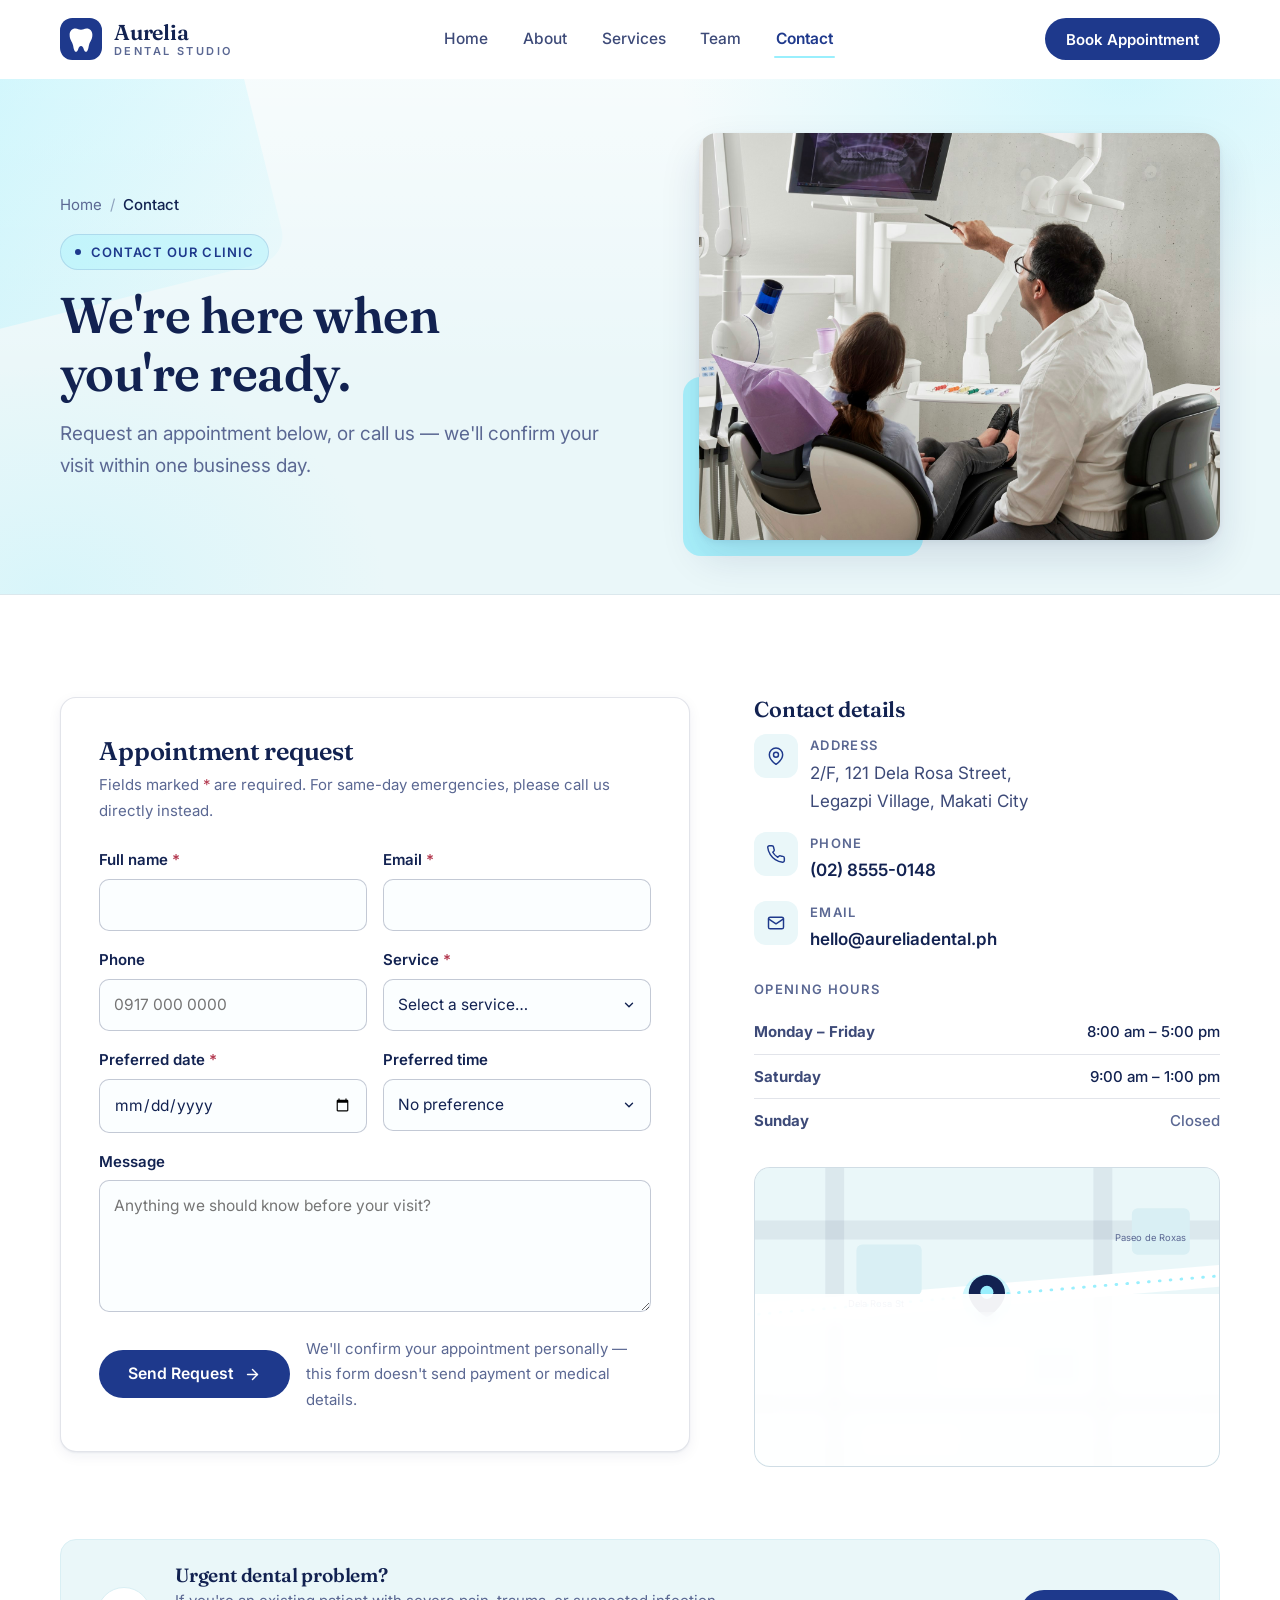
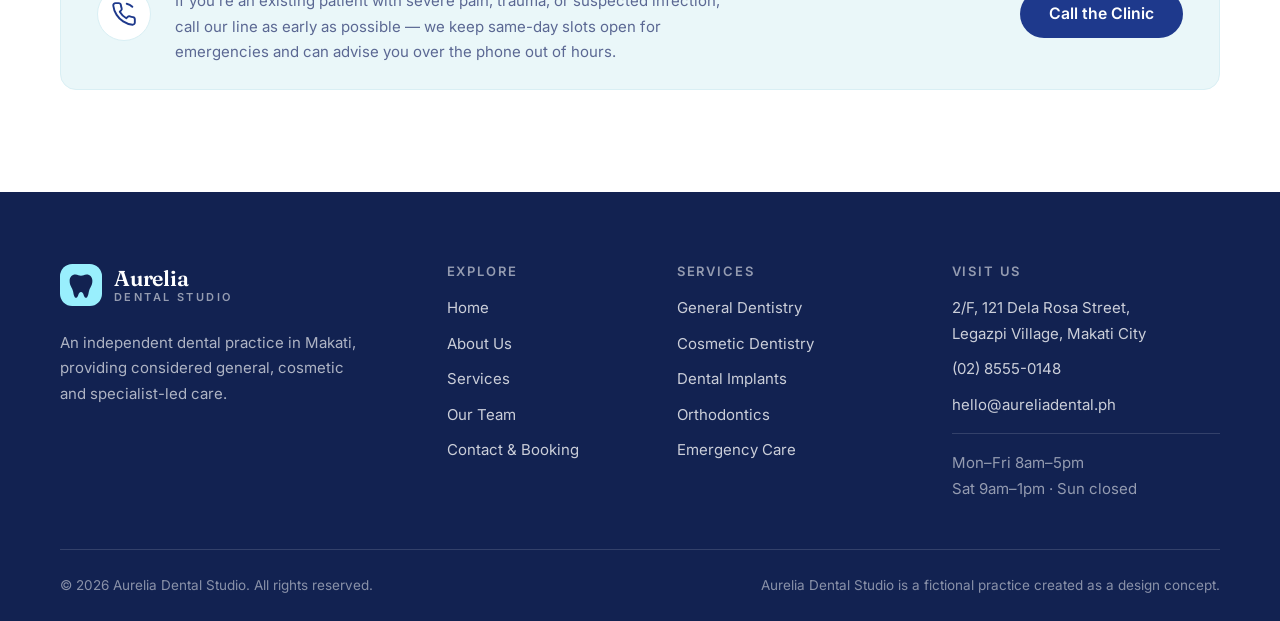
<file: public/dental-clinic-demo/contact.html>
<!DOCTYPE html>
<html lang="en">
<head>
  <meta charset="UTF-8">
  <meta name="viewport" content="width=device-width, initial-scale=1.0">
  <script>document.documentElement.classList.add("js");</script>
  <title>Contact &amp; Appointments — Aurelia Dental Studio</title>
  <meta name="description" content="Contact Aurelia Dental Studio in Makati — request an appointment online, find our location, opening hours, phone number and urgent care information.">
  <link rel="preconnect" href="https://fonts.googleapis.com">
  <link rel="preconnect" href="https://fonts.gstatic.com" crossorigin>
  <link href="https://fonts.googleapis.com/css2?family=Fraunces:ital,wght@0,500;0,600;1,500&family=Inter:wght@400;500;600&display=swap" rel="stylesheet">
  <link rel="stylesheet" href="css/style.css">
  <link rel="icon" type="image/svg+xml" href="assets/favicon.svg">
</head>
<body>
  <a class="skip-link" href="#main">Skip to content</a>

  <header class="site-header" data-header>
    <div class="container header-inner">
      <a class="brand" href="index.html" aria-label="Aurelia Dental Studio — home">
        <svg class="brand-mark" viewBox="0 0 48 48" fill="none" aria-hidden="true">
          <rect width="48" height="48" rx="14" fill="#1E398C"/>
          <path d="M24 13.4c-2.6 0-3.4-1.5-6.4-1.5-3.9 0-6.6 3.1-6.6 7.1 0 5.7 2.7 7.3 3.9 12 .5 2.2 1 7.6 3.7 7.6 2.5 0 1.9-6.6 5.4-6.6s2.9 6.6 5.4 6.6c2.7 0 3.2-5.4 3.7-7.6 1.2-4.7 3.9-6.3 3.9-12 0-4-2.7-7.1-6.6-7.1-3 0-3.8 1.5-6.4 1.5Z" fill="#fff"/>
        </svg>
        <span class="brand-text">
          <span class="brand-name">Aurelia</span>
          <span class="brand-sub">Dental Studio</span>
        </span>
      </a>

      <nav class="site-nav" id="site-nav" aria-label="Primary">
        <ul>
          <li><a href="index.html">Home</a></li>
          <li><a href="about.html">About</a></li>
          <li><a href="services.html">Services</a></li>
          <li><a href="team.html">Team</a></li>
          <li><a href="contact.html" aria-current="page">Contact</a></li>
          <li class="nav-cta-mobile"><a class="btn btn--primary" href="contact.html">Book Appointment</a></li>
        </ul>
      </nav>

      <div class="header-actions">
        <a class="btn btn--primary btn--sm header-book" href="contact.html">Book Appointment</a>
        <button class="nav-toggle" type="button" aria-expanded="false" aria-controls="site-nav" aria-label="Open menu">
          <span class="bars" aria-hidden="true"></span>
        </button>
      </div>
    </div>
  </header>

  <main id="main">

    <div class="page-header page-header--contact">
      <div class="container page-header-layout">
        <div class="page-header-copy">
          <nav class="breadcrumbs" aria-label="Breadcrumb">
            <ol>
              <li><a href="index.html">Home</a></li>
              <li><span aria-current="page">Contact</span></li>
            </ol>
          </nav>
          <p class="page-header-eyebrow">Contact our clinic</p>
          <h1 class="h1">We're here when you're ready.</h1>
          <p class="lede">Request an appointment below, or call us — we'll confirm your visit within one business day.</p>
        </div>
        <figure class="page-header-media">
          <img src="assets/images/hero-consultation.jpg" alt="A dentist explaining an X-ray to a patient." width="620" height="407">
        </figure>
      </div>
    </div>

    <section class="section" aria-label="Contact details and appointment request">
      <div class="container contact-layout">

        <!-- Form -->
        <div class="form-card">
          <h2>Appointment request</h2>
          <p class="form-sub">Fields marked <span class="req" style="color:var(--error)">*</span> are required. For same-day emergencies, please call us directly instead.</p>

          <form id="appointment-form" action="#" method="post" novalidate>
            <div class="form-grid">
              <div class="field">
                <label for="f-name">Full name <span class="req" aria-hidden="true">*</span></label>
                <input type="text" id="f-name" name="name" autocomplete="name" required aria-describedby="e-name">
                <p class="error-msg" id="e-name">Please enter your name.</p>
              </div>

              <div class="field">
                <label for="f-email">Email <span class="req" aria-hidden="true">*</span></label>
                <input type="email" id="f-email" name="email" autocomplete="email" required aria-describedby="e-email">
                <p class="error-msg" id="e-email">Please enter a valid email address.</p>
              </div>

              <div class="field">
                <label for="f-phone">Phone</label>
                <input type="tel" id="f-phone" name="phone" autocomplete="tel" placeholder="0917 000 0000" aria-describedby="e-phone">
                <p class="error-msg" id="e-phone">Please enter a valid phone number.</p>
              </div>

              <div class="field">
                <label for="f-service">Service <span class="req" aria-hidden="true">*</span></label>
                <select id="f-service" name="service" required aria-describedby="e-service">
                  <option value="" selected>Select a service…</option>
                  <option>General check-up &amp; hygiene</option>
                  <option>Cosmetic dentistry consultation</option>
                  <option>Dental implant consultation</option>
                  <option>Orthodontic assessment</option>
                  <option>Teeth whitening</option>
                  <option>Emergency / urgent issue</option>
                  <option>Not sure yet — help me decide</option>
                </select>
                <p class="error-msg" id="e-service">Please choose a service.</p>
              </div>

              <div class="field">
                <label for="f-date">Preferred date <span class="req" aria-hidden="true">*</span></label>
                <input type="date" id="f-date" name="date" required aria-describedby="e-date">
                <p class="error-msg" id="e-date">Please choose a date from today onwards.</p>
              </div>

              <div class="field">
                <label for="f-time">Preferred time</label>
                <select id="f-time" name="time">
                  <option value="" selected>No preference</option>
                  <option>Morning (8 – 11 am)</option>
                  <option>Midday (11 am – 2 pm)</option>
                  <option>Afternoon (2 – 5 pm)</option>
                  <option>Saturday (9 am – 1 pm)</option>
                </select>
              </div>

              <div class="field field--full">
                <label for="f-message">Message</label>
                <textarea id="f-message" name="message" rows="4" placeholder="Anything we should know before your visit?"></textarea>
              </div>

              <div class="form-foot">
                <button class="btn btn--primary" type="submit">
                  Send Request
                  <svg width="17" height="17" viewBox="0 0 24 24" fill="none" stroke="currentColor" stroke-width="2" stroke-linecap="round" stroke-linejoin="round" aria-hidden="true"><path d="M5 12h14"/><path d="m12 5 7 7-7 7"/></svg>
                </button>
                <p class="small-note">We'll confirm your appointment personally — this form doesn't send payment or medical details.</p>
              </div>
            </div>

            <p class="form-status" id="form-status" role="status">
              Thank you — your request has been received. Our front desk will confirm your time by phone or email within one business day.
            </p>
          </form>
        </div>

        <!-- Details -->
        <div class="info-stack">
          <div class="info-block">
            <h2>Contact details</h2>
            <ul class="contact-lines">
              <li>
                <span class="cl-icon" aria-hidden="true">
                  <svg width="20" height="20" viewBox="0 0 24 24" fill="none" stroke="currentColor" stroke-width="1.75" stroke-linecap="round" stroke-linejoin="round"><path d="M20 10.5c0 6-8 11.5-8 11.5S4 16.5 4 10.5a8 8 0 1 1 16 0Z"/><circle cx="12" cy="10.5" r="3"/></svg>
                </span>
                <span>
                  <span class="cl-label">Address</span>
                  2/F, 121 Dela Rosa Street,<br>Legazpi Village, Makati City
                </span>
              </li>
              <li>
                <span class="cl-icon" aria-hidden="true">
                  <svg width="20" height="20" viewBox="0 0 24 24" fill="none" stroke="currentColor" stroke-width="1.75" stroke-linecap="round" stroke-linejoin="round"><path d="M22 16.9v3a2 2 0 0 1-2.2 2 19.8 19.8 0 0 1-8.6-3.1 19.5 19.5 0 0 1-6-6A19.8 19.8 0 0 1 2.1 4.2 2 2 0 0 1 4.1 2h3a2 2 0 0 1 2 1.7c.13.96.36 1.9.7 2.8a2 2 0 0 1-.45 2.1L8.1 9.9a16 16 0 0 0 6 6l1.3-1.27a2 2 0 0 1 2.1-.45c.9.34 1.84.57 2.8.7A2 2 0 0 1 22 16.9Z"/></svg>
                </span>
                <span>
                  <span class="cl-label">Phone</span>
                  <a href="tel:+63285550148">(02) 8555-0148</a>
                </span>
              </li>
              <li>
                <span class="cl-icon" aria-hidden="true">
                  <svg width="20" height="20" viewBox="0 0 24 24" fill="none" stroke="currentColor" stroke-width="1.75" stroke-linecap="round" stroke-linejoin="round"><rect x="3" y="5" width="18" height="14" rx="2"/><path d="m3 7 9 6 9-6"/></svg>
                </span>
                <span>
                  <span class="cl-label">Email</span>
                  <a href="mailto:hello@aureliadental.ph">hello@aureliadental.ph</a>
                </span>
              </li>
            </ul>
          </div>

          <div class="info-block">
            <table class="hours-table">
              <caption>Opening hours</caption>
              <tbody>
                <tr><th scope="row">Monday – Friday</th><td>8:00 am – 5:00 pm</td></tr>
                <tr><th scope="row">Saturday</th><td>9:00 am – 1:00 pm</td></tr>
                <tr><th scope="row">Sunday</th><td class="closed">Closed</td></tr>
              </tbody>
            </table>
          </div>

          <div class="info-block">
            <div class="map-placeholder" role="img" aria-label="Stylized map showing the location of Aurelia Dental Studio at 121 Dela Rosa Street, Legazpi Village, Makati, near Paseo de Roxas.">
              <svg class="map-art" viewBox="0 0 640 420" preserveAspectRatio="xMidYMid slice" aria-hidden="true">
                <rect width="640" height="420" fill="#EAF7F9"/>
                <g stroke="#122251" stroke-opacity="0.07" stroke-width="26">
                  <path d="M-40 90 H680"/>
                  <path d="M-40 330 H680"/>
                  <path d="M110 -40 V460"/>
                  <path d="M480 -40 V460"/>
                </g>
                <g stroke="#ffffff" stroke-width="30">
                  <path d="M-40 210 L680 150"/>
                </g>
                <path d="M-40 210 L680 150" stroke="#99EFFD" stroke-width="4" stroke-dasharray="1 14" stroke-linecap="round"/>
                <g fill="#d9eff4">
                  <rect x="140" y="110" width="90" height="70" rx="8"/>
                  <rect x="380" y="250" width="70" height="56" rx="8"/>
                  <rect x="520" y="60" width="80" height="64" rx="8"/>
                </g>
                <g fill="#ffffff" opacity="0.85">
                  <rect x="255" y="255" width="120" height="52" rx="8"/>
                  <rect x="150" y="360" width="130" height="40" rx="8"/>
                </g>
                <text x="128" y="196" font-family="Inter, sans-serif" font-size="13" fill="#5b6893">Dela Rosa St</text>
                <text x="497" y="105" font-family="Inter, sans-serif" font-size="13" fill="#5b6893">Paseo de Roxas</text>
                <circle cx="320" cy="185" r="34" fill="#99EFFD" opacity="0.45"/>
                <path d="M320 152c-13.8 0-25 11-25 24.6 0 17.4 21.6 33.4 25 33.4s25-16 25-33.4C345 163 333.8 152 320 152Z" fill="#122251"/>
                <circle cx="320" cy="176" r="9" fill="#99EFFD"/>
              </svg>
              <div class="map-card">
                <strong>Aurelia Dental Studio</strong>
                <span>2/F, 121 Dela Rosa Street, Legazpi Village · a short walk from Greenbelt · parking in-building &amp; along Paseo de Roxas.</span>
              </div>
            </div>
          </div>
        </div>
      </div>

      <!-- Emergency -->
      <div class="container">
        <aside class="emergency-strip" aria-labelledby="emergency-title">
          <span class="es-icon" aria-hidden="true">
            <svg width="26" height="26" viewBox="0 0 24 24" fill="none" stroke="currentColor" stroke-width="1.75" stroke-linecap="round" stroke-linejoin="round"><path d="M22 16.9v3a2 2 0 0 1-2.2 2 19.8 19.8 0 0 1-8.6-3.1 19.5 19.5 0 0 1-6-6A19.8 19.8 0 0 1 2.1 4.2 2 2 0 0 1 4.1 2h3a2 2 0 0 1 2 1.7c.13.96.36 1.9.7 2.8a2 2 0 0 1-.45 2.1L8.1 9.9a16 16 0 0 0 6 6l1.3-1.27a2 2 0 0 1 2.1-.45c.9.34 1.84.57 2.8.7A2 2 0 0 1 22 16.9Z"/><path d="M14.5 2.5c2 .4 3.8 1.4 5.2 2.8"/></svg>
          </span>
          <div>
            <h2 id="emergency-title">Urgent dental problem?</h2>
            <p>If you're an existing patient with severe pain, trauma, or suspected infection, call our line as early as possible — we keep same-day slots open for emergencies and can advise you over the phone out of hours.</p>
          </div>
          <a class="btn btn--primary" href="tel:+63285550148">Call the Clinic</a>
        </aside>
      </div>
    </section>
  </main>

  <footer class="site-footer">
    <div class="container">
      <div class="footer-main">
        <div class="footer-brand">
          <a class="brand" href="index.html" aria-label="Aurelia Dental Studio — home">
            <svg class="brand-mark" viewBox="0 0 48 48" fill="none" aria-hidden="true">
              <rect width="48" height="48" rx="14" fill="#99EFFD"/>
              <path d="M24 13.4c-2.6 0-3.4-1.5-6.4-1.5-3.9 0-6.6 3.1-6.6 7.1 0 5.7 2.7 7.3 3.9 12 .5 2.2 1 7.6 3.7 7.6 2.5 0 1.9-6.6 5.4-6.6s2.9 6.6 5.4 6.6c2.7 0 3.2-5.4 3.7-7.6 1.2-4.7 3.9-6.3 3.9-12 0-4-2.7-7.1-6.6-7.1-3 0-3.8 1.5-6.4 1.5Z" fill="#122251"/>
            </svg>
            <span class="brand-text">
              <span class="brand-name">Aurelia</span>
              <span class="brand-sub">Dental Studio</span>
            </span>
          </a>
          <p>An independent dental practice in Makati, providing considered general, cosmetic and specialist-led care.</p>
        </div>

        <nav class="footer-col" aria-label="Footer — explore">
          <h3>Explore</h3>
          <ul>
            <li><a href="index.html">Home</a></li>
            <li><a href="about.html">About Us</a></li>
            <li><a href="services.html">Services</a></li>
            <li><a href="team.html">Our Team</a></li>
            <li><a href="contact.html">Contact &amp; Booking</a></li>
          </ul>
        </nav>

        <nav class="footer-col" aria-label="Footer — services">
          <h3>Services</h3>
          <ul>
            <li><a href="services.html#general-dentistry">General Dentistry</a></li>
            <li><a href="services.html#cosmetic-dentistry">Cosmetic Dentistry</a></li>
            <li><a href="services.html#dental-implants">Dental Implants</a></li>
            <li><a href="services.html#orthodontics">Orthodontics</a></li>
            <li><a href="services.html#emergency-care">Emergency Care</a></li>
          </ul>
        </nav>

        <div class="footer-col footer-contact">
          <h3>Visit us</h3>
          <ul>
            <li>2/F, 121 Dela Rosa Street,<br>Legazpi Village, Makati City</li>
            <li><a href="tel:+63285550148">(02) 8555-0148</a></li>
            <li><a href="mailto:hello@aureliadental.ph">hello@aureliadental.ph</a></li>
          </ul>
          <p class="footer-hours">Mon–Fri 8am–5pm<br>Sat 9am–1pm · Sun closed</p>
        </div>
      </div>

      <div class="footer-bottom">
        <p>&copy; <span data-year>2026</span> Aurelia Dental Studio. All rights reserved.</p>
        <p>Aurelia Dental Studio is a fictional practice created as a design concept.</p>
      </div>
    </div>
  </footer>

  <script src="js/main.js"></script>
</body>
</html>
</file>
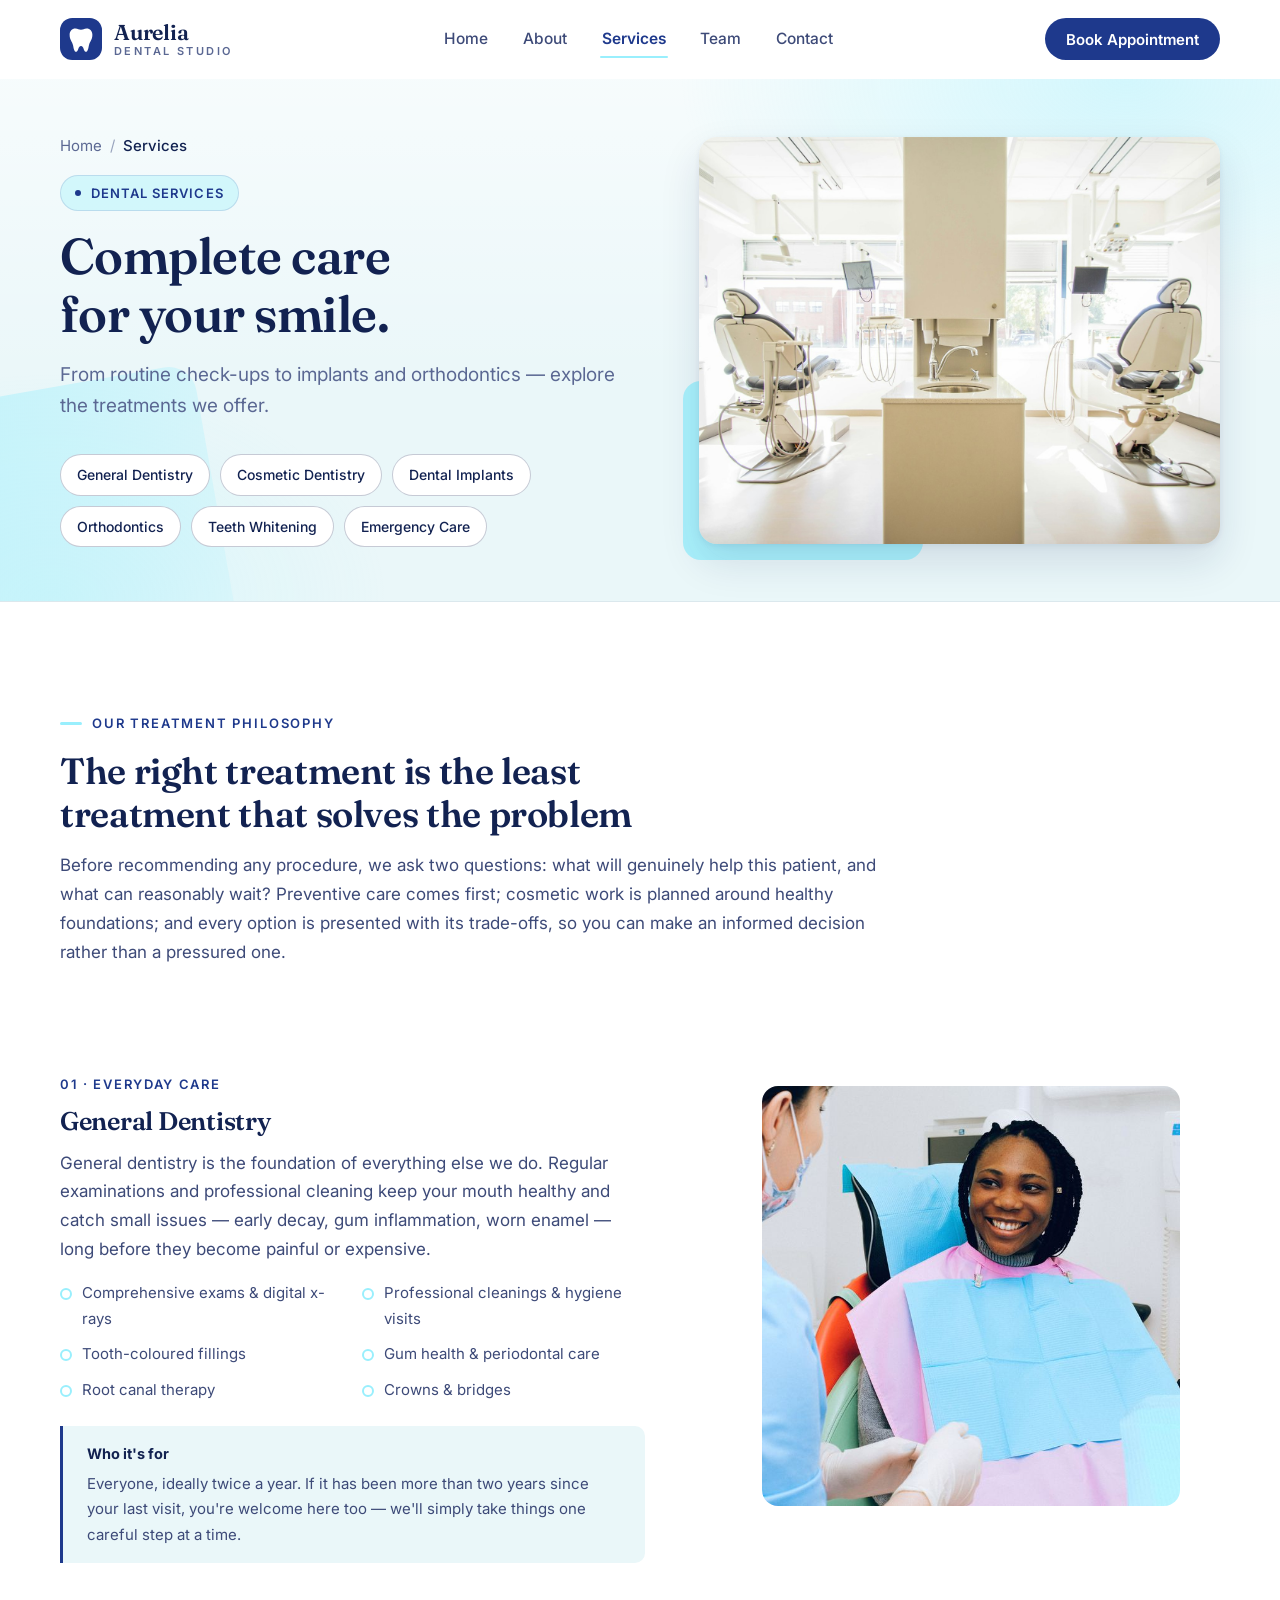
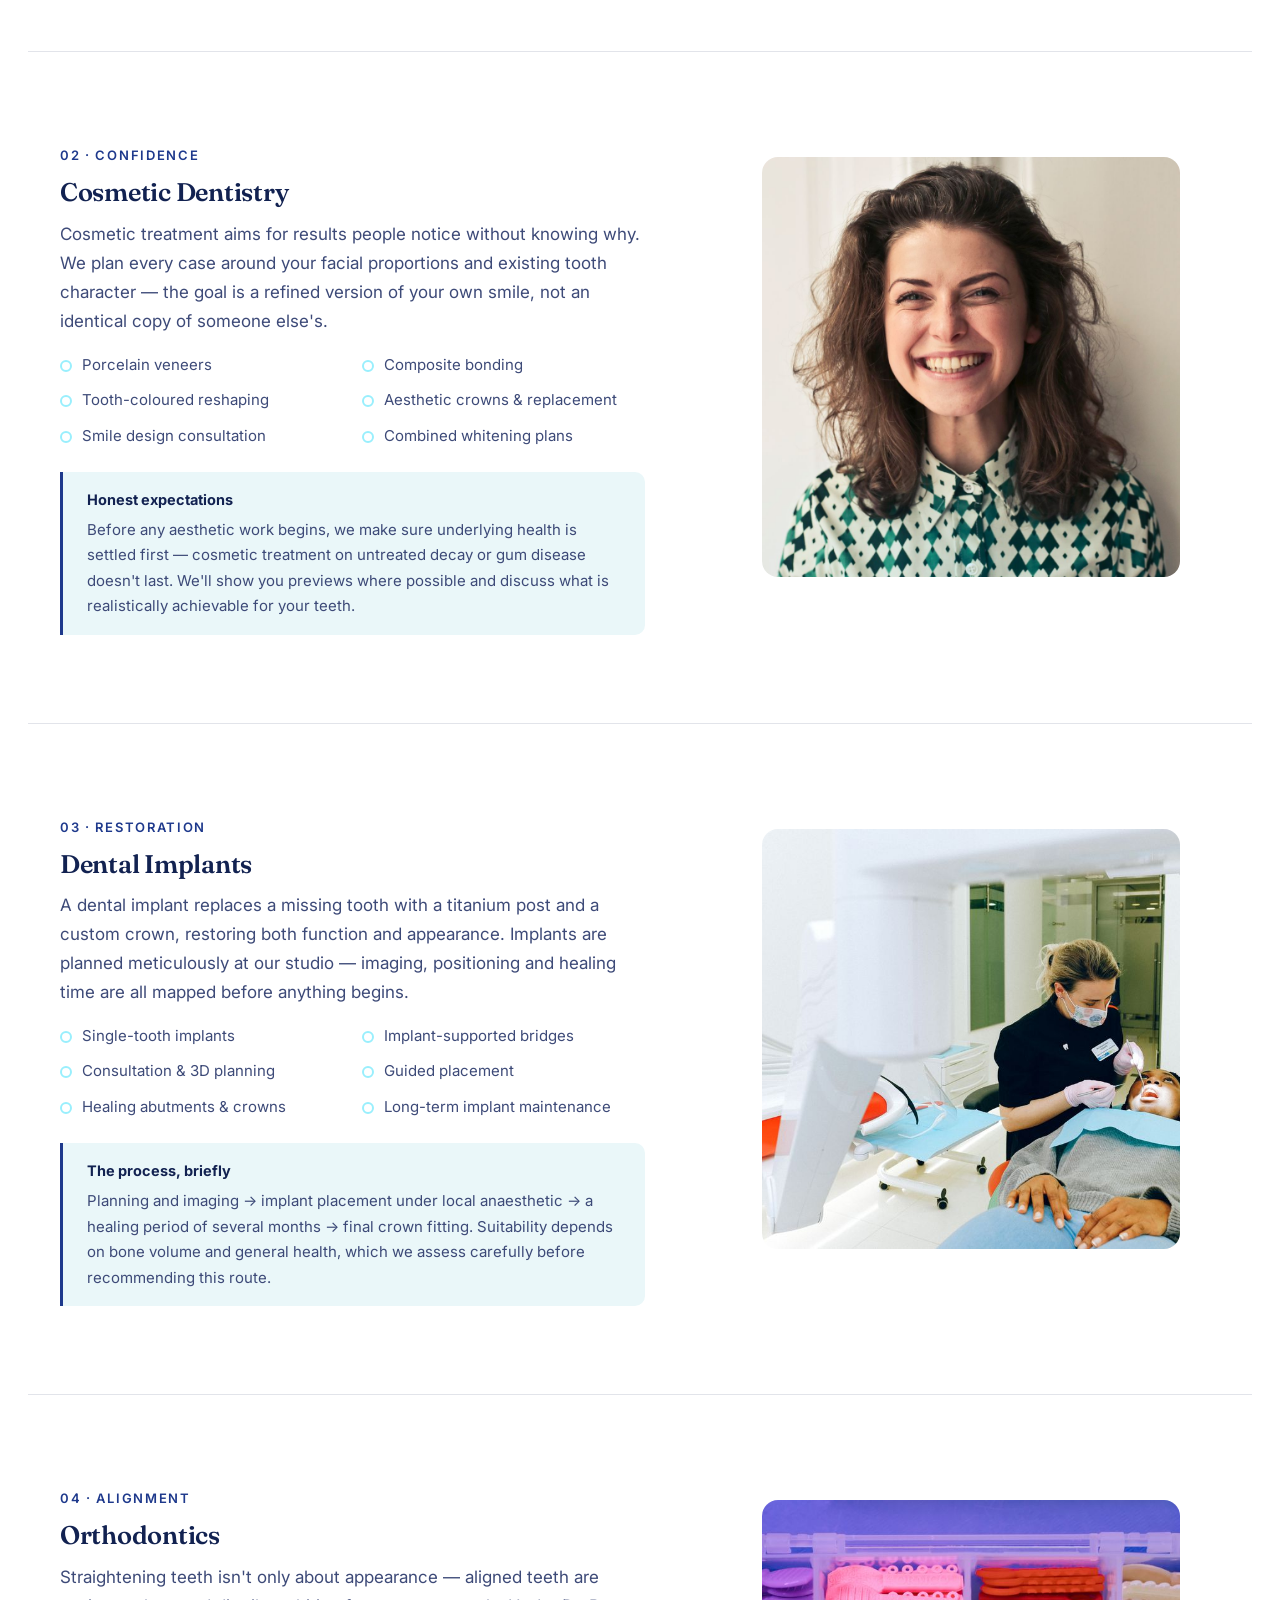
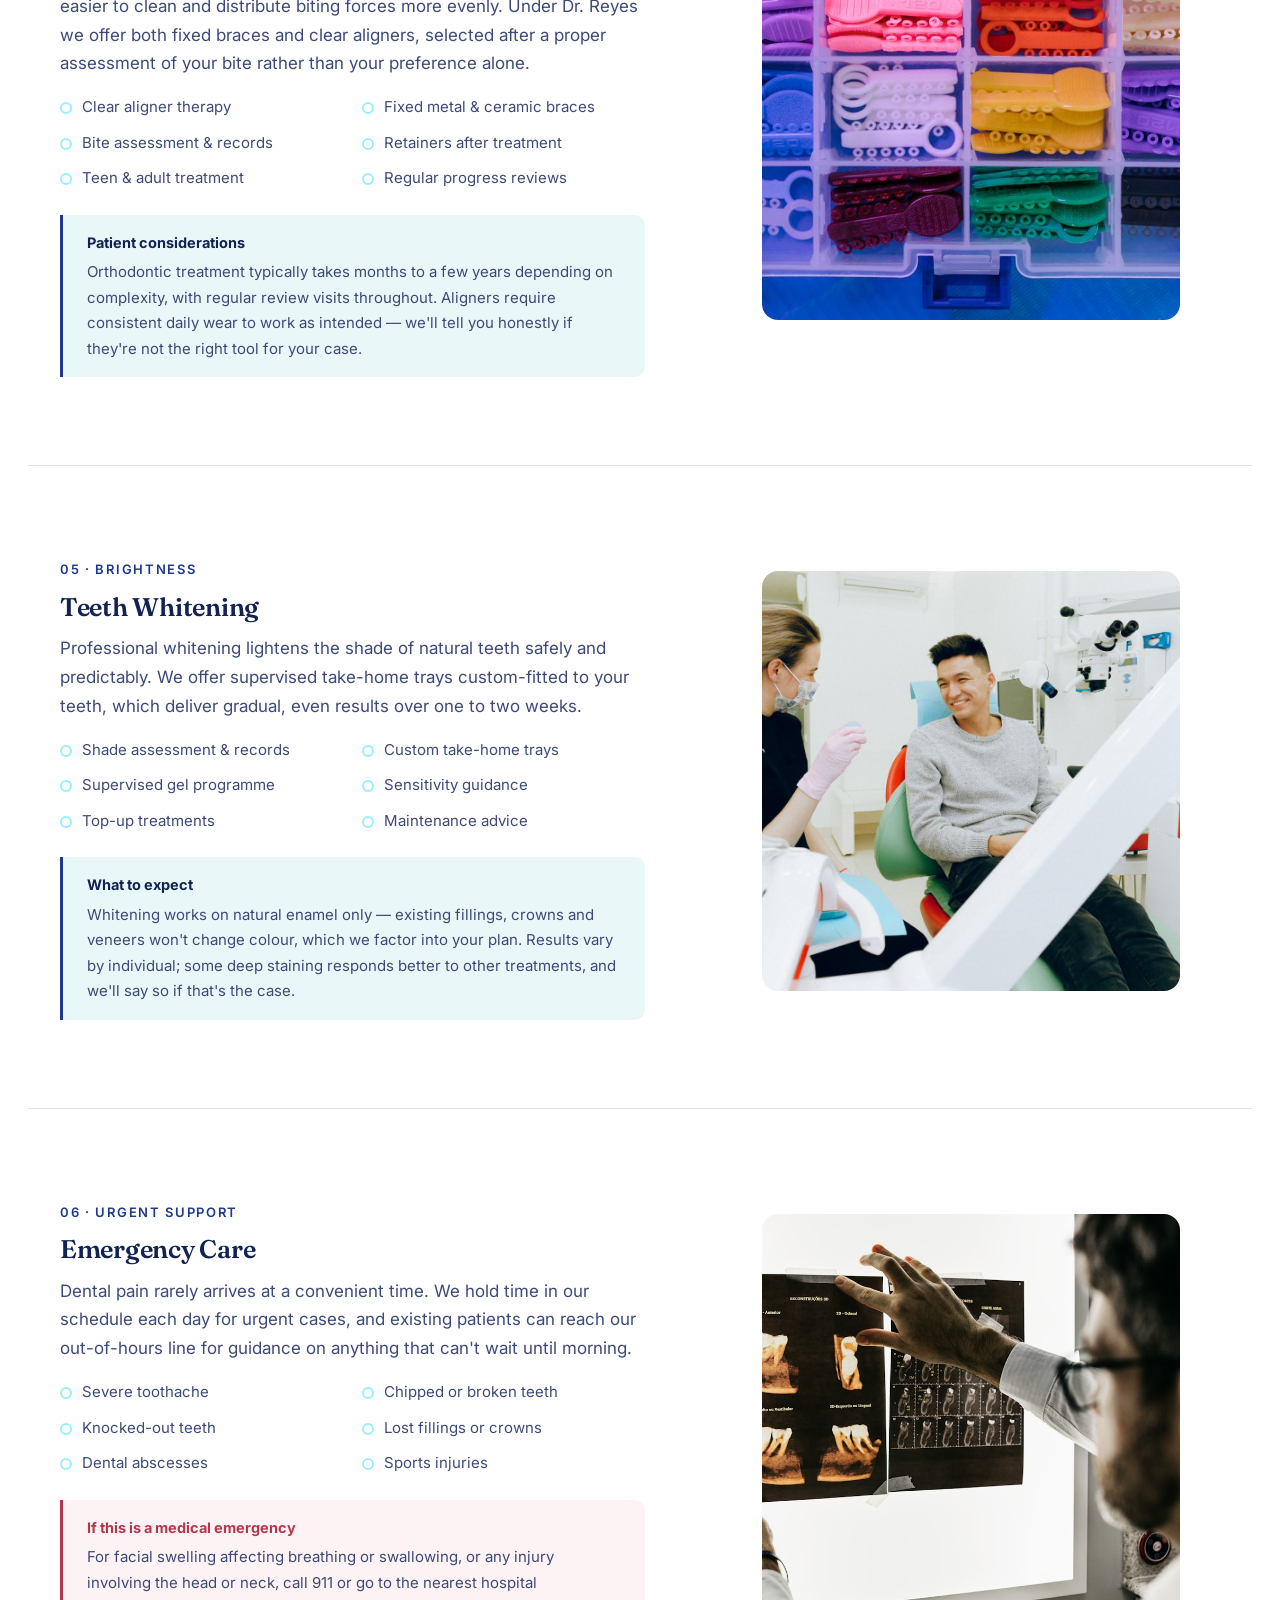
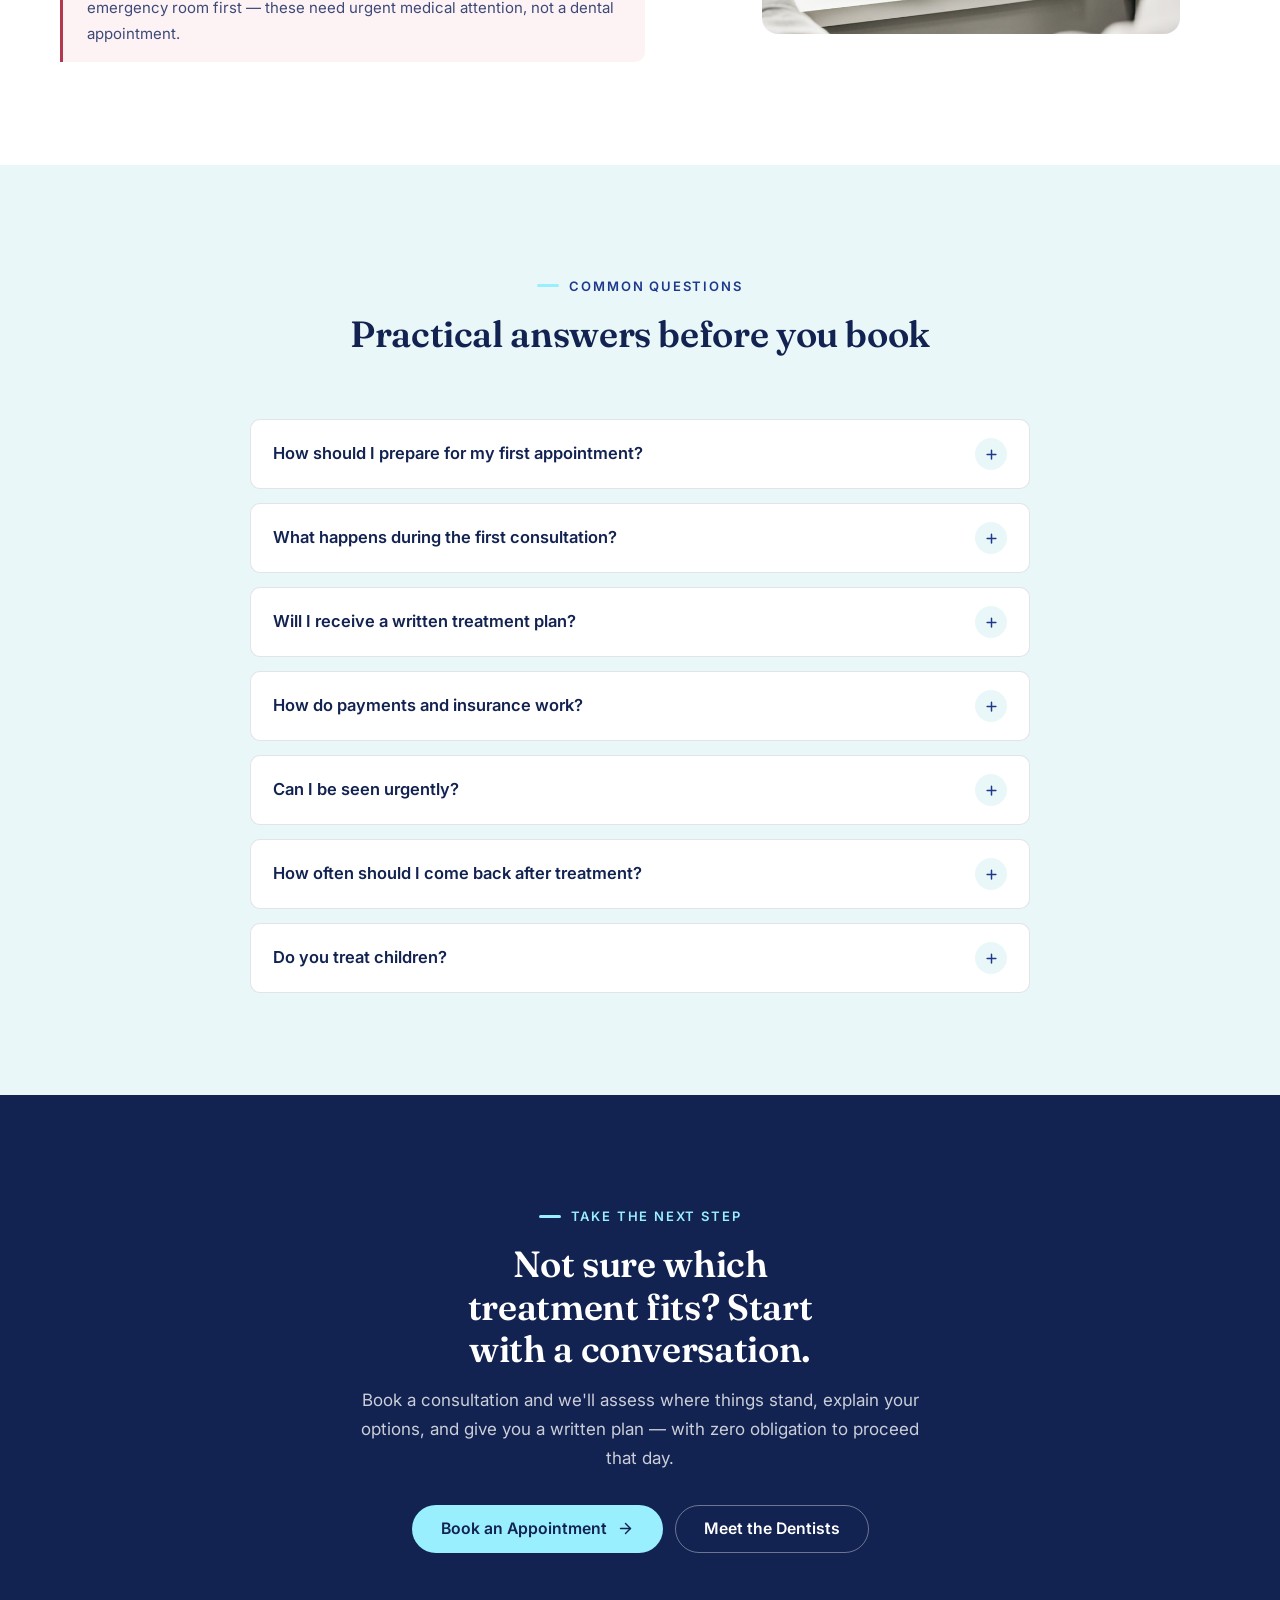
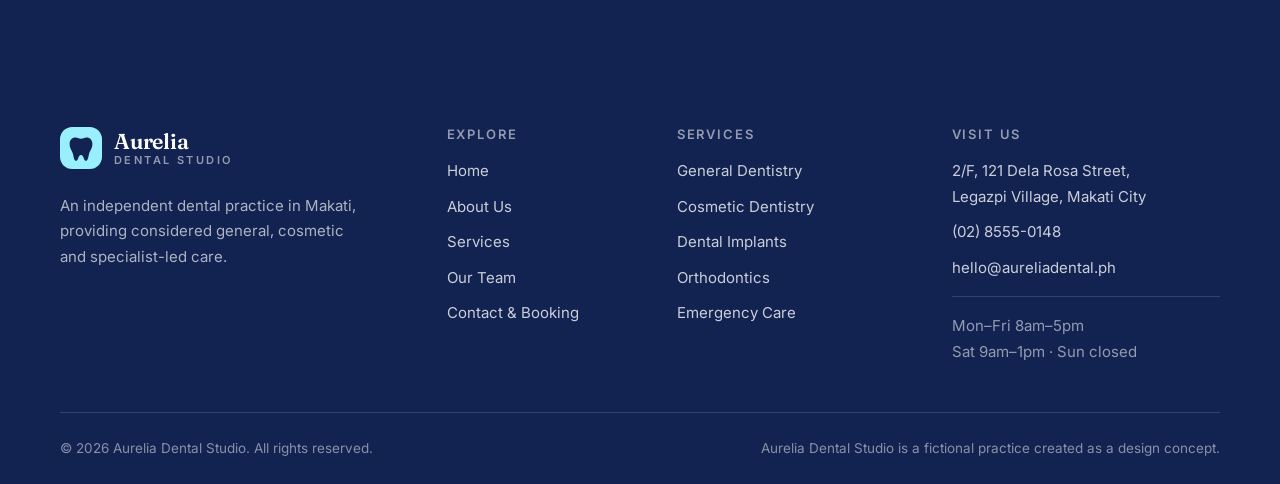
<file: public/dental-clinic-demo/services.html>
<!DOCTYPE html>
<html lang="en">
<head>
  <meta charset="UTF-8">
  <meta name="viewport" content="width=device-width, initial-scale=1.0">
  <script>document.documentElement.classList.add("js");</script>
  <title>Dental Services — Aurelia Dental Studio</title>
  <meta name="description" content="General dentistry, cosmetic dentistry, dental implants, orthodontics, teeth whitening and emergency care at Aurelia Dental Studio in Makati. Detailed treatment information and FAQs.">
  <link rel="preconnect" href="https://fonts.googleapis.com">
  <link rel="preconnect" href="https://fonts.gstatic.com" crossorigin>
  <link href="https://fonts.googleapis.com/css2?family=Fraunces:ital,wght@0,500;0,600;1,500&family=Inter:wght@400;500;600&display=swap" rel="stylesheet">
  <link rel="stylesheet" href="css/style.css">
  <link rel="icon" type="image/svg+xml" href="assets/favicon.svg">
</head>
<body>
  <a class="skip-link" href="#main">Skip to content</a>

  <header class="site-header" data-header>
    <div class="container header-inner">
      <a class="brand" href="index.html" aria-label="Aurelia Dental Studio — home">
        <svg class="brand-mark" viewBox="0 0 48 48" fill="none" aria-hidden="true">
          <rect width="48" height="48" rx="14" fill="#1E398C"/>
          <path d="M24 13.4c-2.6 0-3.4-1.5-6.4-1.5-3.9 0-6.6 3.1-6.6 7.1 0 5.7 2.7 7.3 3.9 12 .5 2.2 1 7.6 3.7 7.6 2.5 0 1.9-6.6 5.4-6.6s2.9 6.6 5.4 6.6c2.7 0 3.2-5.4 3.7-7.6 1.2-4.7 3.9-6.3 3.9-12 0-4-2.7-7.1-6.6-7.1-3 0-3.8 1.5-6.4 1.5Z" fill="#fff"/>
        </svg>
        <span class="brand-text">
          <span class="brand-name">Aurelia</span>
          <span class="brand-sub">Dental Studio</span>
        </span>
      </a>

      <nav class="site-nav" id="site-nav" aria-label="Primary">
        <ul>
          <li><a href="index.html">Home</a></li>
          <li><a href="about.html">About</a></li>
          <li><a href="services.html" aria-current="page">Services</a></li>
          <li><a href="team.html">Team</a></li>
          <li><a href="contact.html">Contact</a></li>
          <li class="nav-cta-mobile"><a class="btn btn--primary" href="contact.html">Book Appointment</a></li>
        </ul>
      </nav>

      <div class="header-actions">
        <a class="btn btn--primary btn--sm header-book" href="contact.html">Book Appointment</a>
        <button class="nav-toggle" type="button" aria-expanded="false" aria-controls="site-nav" aria-label="Open menu">
          <span class="bars" aria-hidden="true"></span>
        </button>
      </div>
    </div>
  </header>

  <main id="main">

    <div class="page-header page-header--services">
      <div class="container page-header-layout">
        <div class="page-header-copy">
          <nav class="breadcrumbs" aria-label="Breadcrumb">
            <ol>
              <li><a href="index.html">Home</a></li>
              <li><span aria-current="page">Services</span></li>
            </ol>
          </nav>
          <p class="page-header-eyebrow">Dental services</p>
          <h1 class="h1">Complete care for your smile.</h1>
          <p class="lede">From routine check-ups to implants and orthodontics — explore the treatments we offer.</p>
          <nav class="jump-nav" aria-label="Jump to a service">
            <a href="#general-dentistry">General Dentistry</a>
            <a href="#cosmetic-dentistry">Cosmetic Dentistry</a>
            <a href="#dental-implants">Dental Implants</a>
            <a href="#orthodontics">Orthodontics</a>
            <a href="#teeth-whitening">Teeth Whitening</a>
            <a href="#emergency-care">Emergency Care</a>
          </nav>
        </div>
        <figure class="page-header-media">
          <img src="assets/images/about-surgery.jpg" alt="" width="620" height="407">
        </figure>
      </div>
    </div>

    <!-- Intro -->
    <section class="section" aria-labelledby="philosophy-title">
      <div class="container">
        <div class="section-head" style="max-width:820px; margin-bottom:0">
          <p class="eyebrow">Our treatment philosophy</p>
          <h2 class="h2" id="philosophy-title">The right treatment is the least treatment that solves the problem</h2>
          <p>Before recommending any procedure, we ask two questions: what will genuinely help this patient, and what can reasonably wait? Preventive care comes first; cosmetic work is planned around healthy foundations; and every option is presented with its trade-offs, so you can make an informed decision rather than a pressured one.</p>
        </div>
      </div>
    </section>

    <section class="section" style="padding-top:0" aria-label="Treatment details">

      <!-- General -->
      <article class="container service-block" id="general-dentistry">
        <div>
          <p class="service-kicker">01 · Everyday care</p>
          <h2>General Dentistry</h2>
          <p class="overview">General dentistry is the foundation of everything else we do. Regular examinations and professional cleaning keep your mouth healthy and catch small issues — early decay, gum inflammation, worn enamel — long before they become painful or expensive.</p>
          <ul class="treatment-list">
            <li>Comprehensive exams &amp; digital x-rays</li>
            <li>Professional cleanings &amp; hygiene visits</li>
            <li>Tooth-coloured fillings</li>
            <li>Gum health &amp; periodontal care</li>
            <li>Root canal therapy</li>
            <li>Crowns &amp; bridges</li>
          </ul>
          <div class="note-box">
            <strong>Who it's for</strong>
            Everyone, ideally twice a year. If it has been more than two years since your last visit, you're welcome here too — we'll simply take things one careful step at a time.
          </div>
        </div>
        <figure class="service-media">
          <img src="assets/images/svc-general.jpg" alt="A relaxed patient smiling during a routine dental examination." loading="lazy" width="560" height="420">
        </figure>
      </article>

      <!-- Cosmetic -->
      <article class="container service-block service-block--flip" id="cosmetic-dentistry">
        <div>
          <p class="service-kicker">02 · Confidence</p>
          <h2>Cosmetic Dentistry</h2>
          <p class="overview">Cosmetic treatment aims for results people notice without knowing why. We plan every case around your facial proportions and existing tooth character — the goal is a refined version of your own smile, not an identical copy of someone else's.</p>
          <ul class="treatment-list">
            <li>Porcelain veneers</li>
            <li>Composite bonding</li>
            <li>Tooth-coloured reshaping</li>
            <li>Aesthetic crowns &amp; replacement</li>
            <li>Smile design consultation</li>
            <li>Combined whitening plans</li>
          </ul>
          <div class="note-box">
            <strong>Honest expectations</strong>
            Before any aesthetic work begins, we make sure underlying health is settled first — cosmetic treatment on untreated decay or gum disease doesn't last. We'll show you previews where possible and discuss what is realistically achievable for your teeth.
          </div>
        </div>
        <figure class="service-media">
          <img src="assets/images/svc-cosmetic.jpg" alt="A woman laughing naturally, showing a bright smile." loading="lazy" width="560" height="420">
        </figure>
      </article>

      <!-- Implants -->
      <article class="container service-block" id="dental-implants">
        <div>
          <p class="service-kicker">03 · Restoration</p>
          <h2>Dental Implants</h2>
          <p class="overview">A dental implant replaces a missing tooth with a titanium post and a custom crown, restoring both function and appearance. Implants are planned meticulously at our studio — imaging, positioning and healing time are all mapped before anything begins.</p>
          <ul class="treatment-list">
            <li>Single-tooth implants</li>
            <li>Implant-supported bridges</li>
            <li>Consultation &amp; 3D planning</li>
            <li>Guided placement</li>
            <li>Healing abutments &amp; crowns</li>
            <li>Long-term implant maintenance</li>
          </ul>
          <div class="note-box">
            <strong>The process, briefly</strong>
            Planning and imaging → implant placement under local anaesthetic → a healing period of several months → final crown fitting. Suitability depends on bone volume and general health, which we assess carefully before recommending this route.
          </div>
        </div>
        <figure class="service-media">
          <img src="assets/images/svc-implants.jpg" alt="A panoramic x-ray machine prepared for dental imaging." loading="lazy" width="560" height="420">
        </figure>
      </article>

      <!-- Orthodontics -->
      <article class="container service-block service-block--flip" id="orthodontics">
        <div>
          <p class="service-kicker">04 · Alignment</p>
          <h2>Orthodontics</h2>
          <p class="overview">Straightening teeth isn't only about appearance — aligned teeth are easier to clean and distribute biting forces more evenly. Under Dr. Reyes we offer both fixed braces and clear aligners, selected after a proper assessment of your bite rather than your preference alone.</p>
          <ul class="treatment-list">
            <li>Clear aligner therapy</li>
            <li>Fixed metal &amp; ceramic braces</li>
            <li>Bite assessment &amp; records</li>
            <li>Retainers after treatment</li>
            <li>Teen &amp; adult treatment</li>
            <li>Regular progress reviews</li>
          </ul>
          <div class="note-box">
            <strong>Patient considerations</strong>
            Orthodontic treatment typically takes months to a few years depending on complexity, with regular review visits throughout. Aligners require consistent daily wear to work as intended — we'll tell you honestly if they're not the right tool for your case.
          </div>
        </div>
        <figure class="service-media">
          <img src="assets/images/svc-orthodontics.jpg" alt="Orthodontic elastics in assorted colours arranged in a case." loading="lazy" width="560" height="420">
        </figure>
      </article>

      <!-- Whitening -->
      <article class="container service-block" id="teeth-whitening">
        <div>
          <p class="service-kicker">05 · Brightness</p>
          <h2>Teeth Whitening</h2>
          <p class="overview">Professional whitening lightens the shade of natural teeth safely and predictably. We offer supervised take-home trays custom-fitted to your teeth, which deliver gradual, even results over one to two weeks.</p>
          <ul class="treatment-list">
            <li>Shade assessment &amp; records</li>
            <li>Custom take-home trays</li>
            <li>Supervised gel programme</li>
            <li>Sensitivity guidance</li>
            <li>Top-up treatments</li>
            <li>Maintenance advice</li>
          </ul>
          <div class="note-box">
            <strong>What to expect</strong>
            Whitening works on natural enamel only — existing fillings, crowns and veneers won't change colour, which we factor into your plan. Results vary by individual; some deep staining responds better to other treatments, and we'll say so if that's the case.
          </div>
        </div>
        <figure class="service-media">
          <img src="assets/images/intro-welcome.jpg" alt="A dentist discussing treatment with a smiling patient." loading="lazy" width="560" height="420">
        </figure>
      </article>

      <!-- Emergency -->
      <article class="container service-block service-block--flip" id="emergency-care">
        <div>
          <p class="service-kicker">06 · Urgent support</p>
          <h2>Emergency Care</h2>
          <p class="overview">Dental pain rarely arrives at a convenient time. We hold time in our schedule each day for urgent cases, and existing patients can reach our out-of-hours line for guidance on anything that can't wait until morning.</p>
          <ul class="treatment-list">
            <li>Severe toothache</li>
            <li>Chipped or broken teeth</li>
            <li>Knocked-out teeth</li>
            <li>Lost fillings or crowns</li>
            <li>Dental abscesses</li>
            <li>Sports injuries</li>
          </ul>
          <div class="note-box note-box--alert">
            <strong>If this is a medical emergency</strong>
            For facial swelling affecting breathing or swallowing, or any injury involving the head or neck, call 911 or go to the nearest hospital emergency room first — these need urgent medical attention, not a dental appointment.
          </div>
        </div>
        <figure class="service-media">
          <img src="assets/images/tech-imaging.jpg" alt="A dentist reviewing x-rays urgently on a viewing panel." loading="lazy" width="560" height="420">
        </figure>
      </article>
    </section>

    <!-- FAQ -->
    <section class="section section--ice" aria-labelledby="faq-title">
      <div class="container">
        <div class="section-head section-head--center">
          <p class="eyebrow">Common questions</p>
          <h2 class="h2" id="faq-title">Practical answers before you book</h2>
        </div>

        <div class="faq-list" data-faq>
          <div class="faq-item">
            <h3 class="faq-heading">
              <button class="faq-question" type="button" aria-expanded="false" aria-controls="faq-a1" id="faq-q1">
                How should I prepare for my first appointment?
                <span class="faq-icon" aria-hidden="true">
                  <svg width="15" height="15" viewBox="0 0 24 24" fill="none" stroke="currentColor" stroke-width="2.4" stroke-linecap="round"><path d="M12 5v14M5 12h14"/></svg>
                </span>
              </button>
            </h3>
            <div class="faq-answer" id="faq-a1" role="region" aria-labelledby="faq-q1">
              <div class="faq-answer-inner">
                <p>Bring a list of any medications you take and, if you have them, recent x-rays or records from a previous dentist. Arrive ten minutes early to complete your medical history. That's all — no special preparation is needed.</p>
              </div>
            </div>
          </div>

          <div class="faq-item">
            <h3 class="faq-heading">
              <button class="faq-question" type="button" aria-expanded="false" aria-controls="faq-a2" id="faq-q2">
                What happens during the first consultation?
                <span class="faq-icon" aria-hidden="true">
                  <svg width="15" height="15" viewBox="0 0 24 24" fill="none" stroke="currentColor" stroke-width="2.4" stroke-linecap="round"><path d="M12 5v14M5 12h14"/></svg>
                </span>
              </button>
            </h3>
            <div class="faq-answer" id="faq-a2" role="region" aria-labelledby="faq-q2">
              <div class="faq-answer-inner">
                <p>Your dentist reviews your history, examines your teeth, gums and bite, and takes any imaging needed. You'll see everything we see on screen, and you'll leave with an understanding of your oral health — even if you decide not to proceed with treatment straight away.</p>
              </div>
            </div>
          </div>

          <div class="faq-item">
            <h3 class="faq-heading">
              <button class="faq-question" type="button" aria-expanded="false" aria-controls="faq-a3" id="faq-q3">
                Will I receive a written treatment plan?
                <span class="faq-icon" aria-hidden="true">
                  <svg width="15" height="15" viewBox="0 0 24 24" fill="none" stroke="currentColor" stroke-width="2.4" stroke-linecap="round"><path d="M12 5v14M5 12h14"/></svg>
                </span>
              </button>
            </h3>
            <div class="faq-answer" id="faq-a3" role="region" aria-labelledby="faq-q3">
              <div class="faq-answer-inner">
                <p>Always, whenever treatment is recommended beyond routine care. Your plan lists the proposed treatments in sequence, alternatives where they exist, and itemised pricing — so nothing is decided chairside under pressure.</p>
              </div>
            </div>
          </div>

          <div class="faq-item">
            <h3 class="faq-heading">
              <button class="faq-question" type="button" aria-expanded="false" aria-controls="faq-a4" id="faq-q4">
                How do payments and insurance work?
                <span class="faq-icon" aria-hidden="true">
                  <svg width="15" height="15" viewBox="0 0 24 24" fill="none" stroke="currentColor" stroke-width="2.4" stroke-linecap="round"><path d="M12 5v14M5 12h14"/></svg>
                </span>
              </button>
            </h3>
            <div class="faq-answer" id="faq-a4" role="region" aria-labelledby="faq-q4">
              <div class="faq-answer-inner">
                <p>We accept cash, credit card, bank transfer, and GCash, and we work with most major HMO providers — we’ll help you check your coverage before treatment begins. For larger treatment plans, staged scheduling is available; ask the front desk and they’ll walk you through it plainly.</p>
              </div>
            </div>
          </div>

          <div class="faq-item">
            <h3 class="faq-heading">
              <button class="faq-question" type="button" aria-expanded="false" aria-controls="faq-a5" id="faq-q5">
                Can I be seen urgently?
                <span class="faq-icon" aria-hidden="true">
                  <svg width="15" height="15" viewBox="0 0 24 24" fill="none" stroke="currentColor" stroke-width="2.4" stroke-linecap="round"><path d="M12 5v14M5 12h14"/></svg>
                </span>
              </button>
            </h3>
            <div class="faq-answer" id="faq-a5" role="region" aria-labelledby="faq-q5">
              <div class="faq-answer-inner">
                <p>We reserve part of each day for urgent appointments. Call us as early in the day as you can on (02) 8555-0148 and describe your symptoms — we'll usually see acute cases within 24 hours, and registered patients have access to out-of-hours advice.</p>
              </div>
            </div>
          </div>

          <div class="faq-item">
            <h3 class="faq-heading">
              <button class="faq-question" type="button" aria-expanded="false" aria-controls="faq-a6" id="faq-q6">
                How often should I come back after treatment?
                <span class="faq-icon" aria-hidden="true">
                  <svg width="15" height="15" viewBox="0 0 24 24" fill="none" stroke="currentColor" stroke-width="2.4" stroke-linecap="round"><path d="M12 5v14M5 12h14"/></svg>
                </span>
              </button>
            </h3>
            <div class="faq-answer" id="faq-a6" role="region" aria-labelledby="faq-q6">
              <div class="faq-answer-inner">
                <p>Most patients do well with a check-up and hygiene visit every six months. After specific treatments — gum therapy, implants, orthodontics — we may suggest shorter intervals for a while. Your recall schedule is agreed with you, not imposed.</p>
              </div>
            </div>
          </div>

          <div class="faq-item">
            <h3 class="faq-heading">
              <button class="faq-question" type="button" aria-expanded="false" aria-controls="faq-a7" id="faq-q7">
                Do you treat children?
                <span class="faq-icon" aria-hidden="true">
                  <svg width="15" height="15" viewBox="0 0 24 24" fill="none" stroke="currentColor" stroke-width="2.4" stroke-linecap="round"><path d="M12 5v14M5 12h14"/></svg>
                </span>
              </button>
            </h3>
            <div class="faq-answer" id="faq-a7" role="region" aria-labelledby="faq-q7">
              <div class="faq-answer-inner">
                <p>Yes — we welcome school-age children for check-ups and everyday care, and several of our clinicians have a particular knack for putting nervous kids at ease. For very young children or complex paediatric needs we'll happily refer you to a trusted specialist colleague.</p>
              </div>
            </div>
          </div>
        </div>
      </div>
    </section>

    <!-- CTA -->
    <section class="section section--dark cta-band" aria-labelledby="services-cta-title">
      <div class="container">
        <p class="eyebrow">Take the next step</p>
        <h2 class="h2" id="services-cta-title">Not sure which treatment fits? Start with a conversation.</h2>
        <p>Book a consultation and we'll assess where things stand, explain your options, and give you a written plan — with zero obligation to proceed that day.</p>
        <div class="cta-actions">
          <a class="btn btn--accent" href="contact.html">
            Book an Appointment
            <svg width="17" height="17" viewBox="0 0 24 24" fill="none" stroke="currentColor" stroke-width="2" stroke-linecap="round" stroke-linejoin="round" aria-hidden="true"><path d="M5 12h14"/><path d="m12 5 7 7-7 7"/></svg>
          </a>
          <a class="btn btn--ghost-light" href="team.html">Meet the Dentists</a>
        </div>
      </div>
    </section>
  </main>

  <footer class="site-footer">
    <div class="container">
      <div class="footer-main">
        <div class="footer-brand">
          <a class="brand" href="index.html" aria-label="Aurelia Dental Studio — home">
            <svg class="brand-mark" viewBox="0 0 48 48" fill="none" aria-hidden="true">
              <rect width="48" height="48" rx="14" fill="#99EFFD"/>
              <path d="M24 13.4c-2.6 0-3.4-1.5-6.4-1.5-3.9 0-6.6 3.1-6.6 7.1 0 5.7 2.7 7.3 3.9 12 .5 2.2 1 7.6 3.7 7.6 2.5 0 1.9-6.6 5.4-6.6s2.9 6.6 5.4 6.6c2.7 0 3.2-5.4 3.7-7.6 1.2-4.7 3.9-6.3 3.9-12 0-4-2.7-7.1-6.6-7.1-3 0-3.8 1.5-6.4 1.5Z" fill="#122251"/>
            </svg>
            <span class="brand-text">
              <span class="brand-name">Aurelia</span>
              <span class="brand-sub">Dental Studio</span>
            </span>
          </a>
          <p>An independent dental practice in Makati, providing considered general, cosmetic and specialist-led care.</p>
        </div>

        <nav class="footer-col" aria-label="Footer — explore">
          <h3>Explore</h3>
          <ul>
            <li><a href="index.html">Home</a></li>
            <li><a href="about.html">About Us</a></li>
            <li><a href="services.html">Services</a></li>
            <li><a href="team.html">Our Team</a></li>
            <li><a href="contact.html">Contact &amp; Booking</a></li>
          </ul>
        </nav>

        <nav class="footer-col" aria-label="Footer — services">
          <h3>Services</h3>
          <ul>
            <li><a href="services.html#general-dentistry">General Dentistry</a></li>
            <li><a href="services.html#cosmetic-dentistry">Cosmetic Dentistry</a></li>
            <li><a href="services.html#dental-implants">Dental Implants</a></li>
            <li><a href="services.html#orthodontics">Orthodontics</a></li>
            <li><a href="services.html#emergency-care">Emergency Care</a></li>
          </ul>
        </nav>

        <div class="footer-col footer-contact">
          <h3>Visit us</h3>
          <ul>
            <li>2/F, 121 Dela Rosa Street,<br>Legazpi Village, Makati City</li>
            <li><a href="tel:+63285550148">(02) 8555-0148</a></li>
            <li><a href="mailto:hello@aureliadental.ph">hello@aureliadental.ph</a></li>
          </ul>
          <p class="footer-hours">Mon–Fri 8am–5pm<br>Sat 9am–1pm · Sun closed</p>
        </div>
      </div>

      <div class="footer-bottom">
        <p>&copy; <span data-year>2026</span> Aurelia Dental Studio. All rights reserved.</p>
        <p>Aurelia Dental Studio is a fictional practice created as a design concept.</p>
      </div>
    </div>
  </footer>

  <script src="js/main.js"></script>
</body>
</html>
</file>
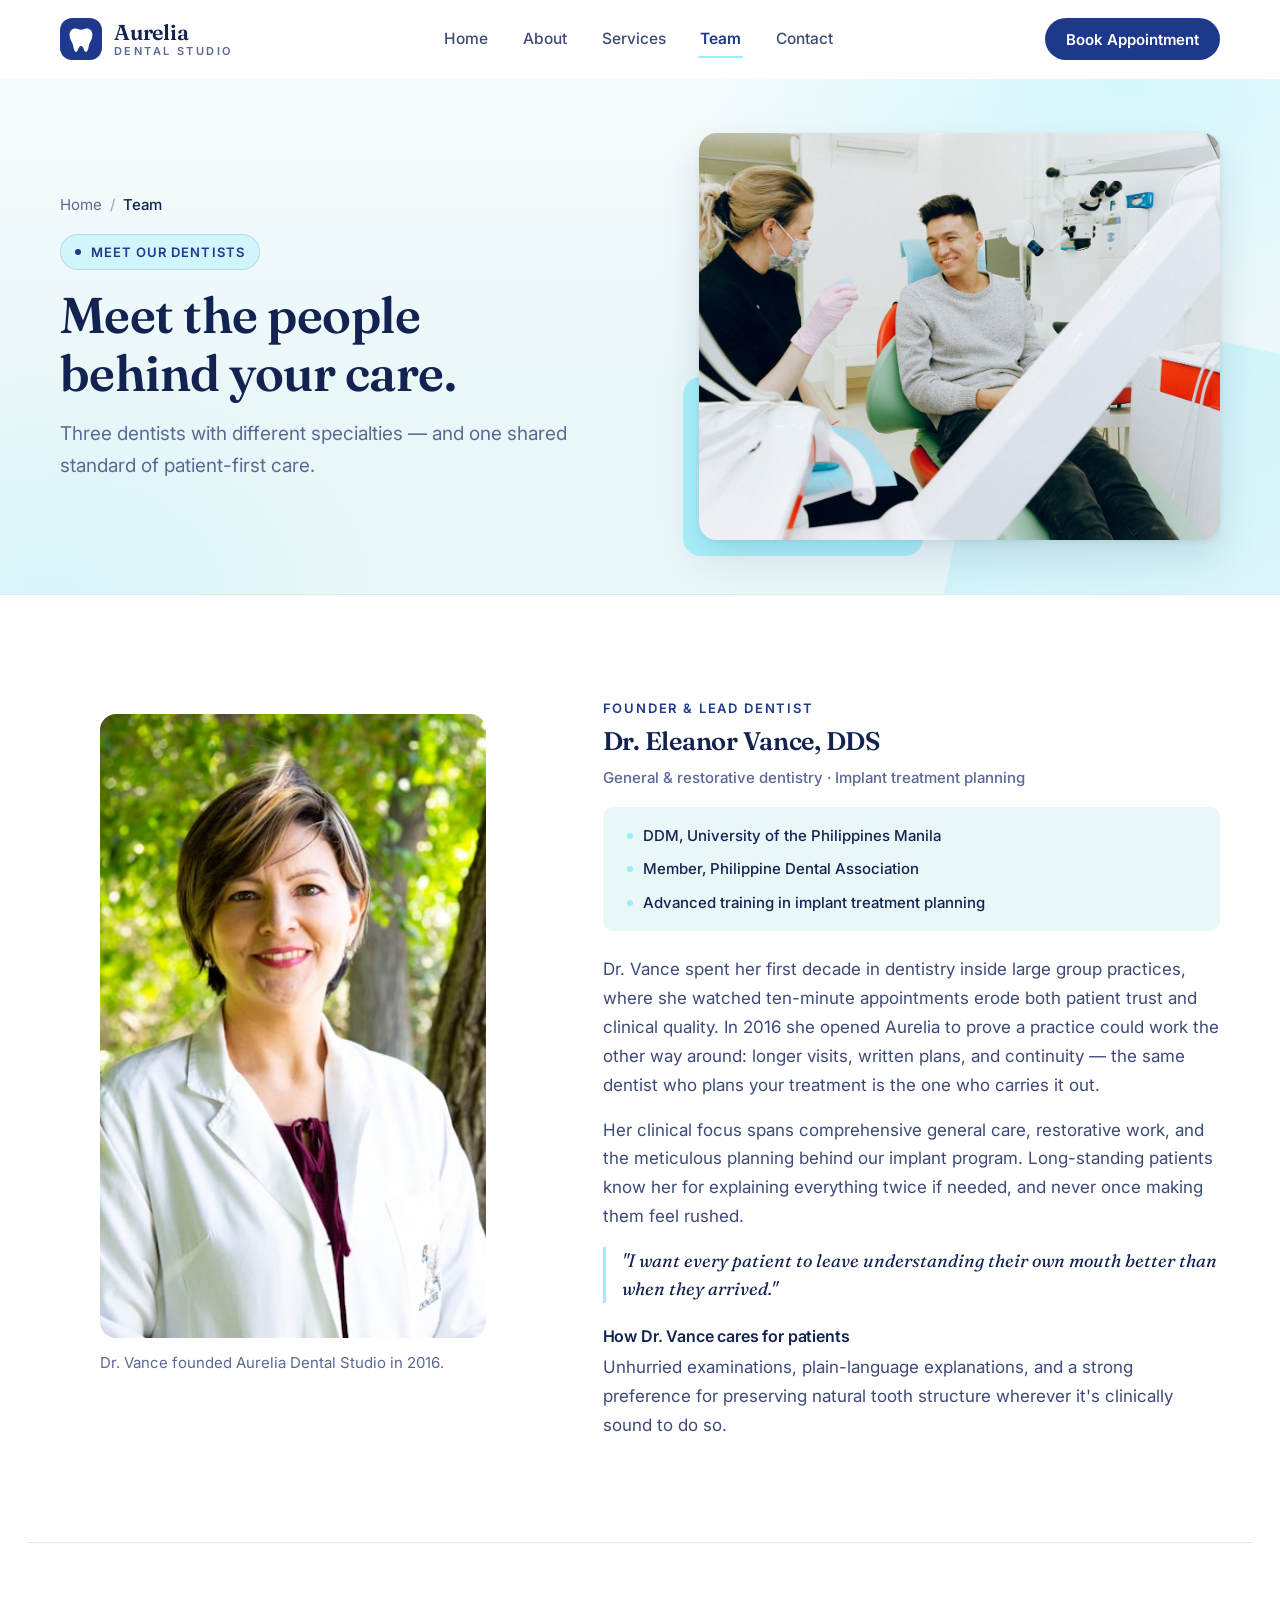
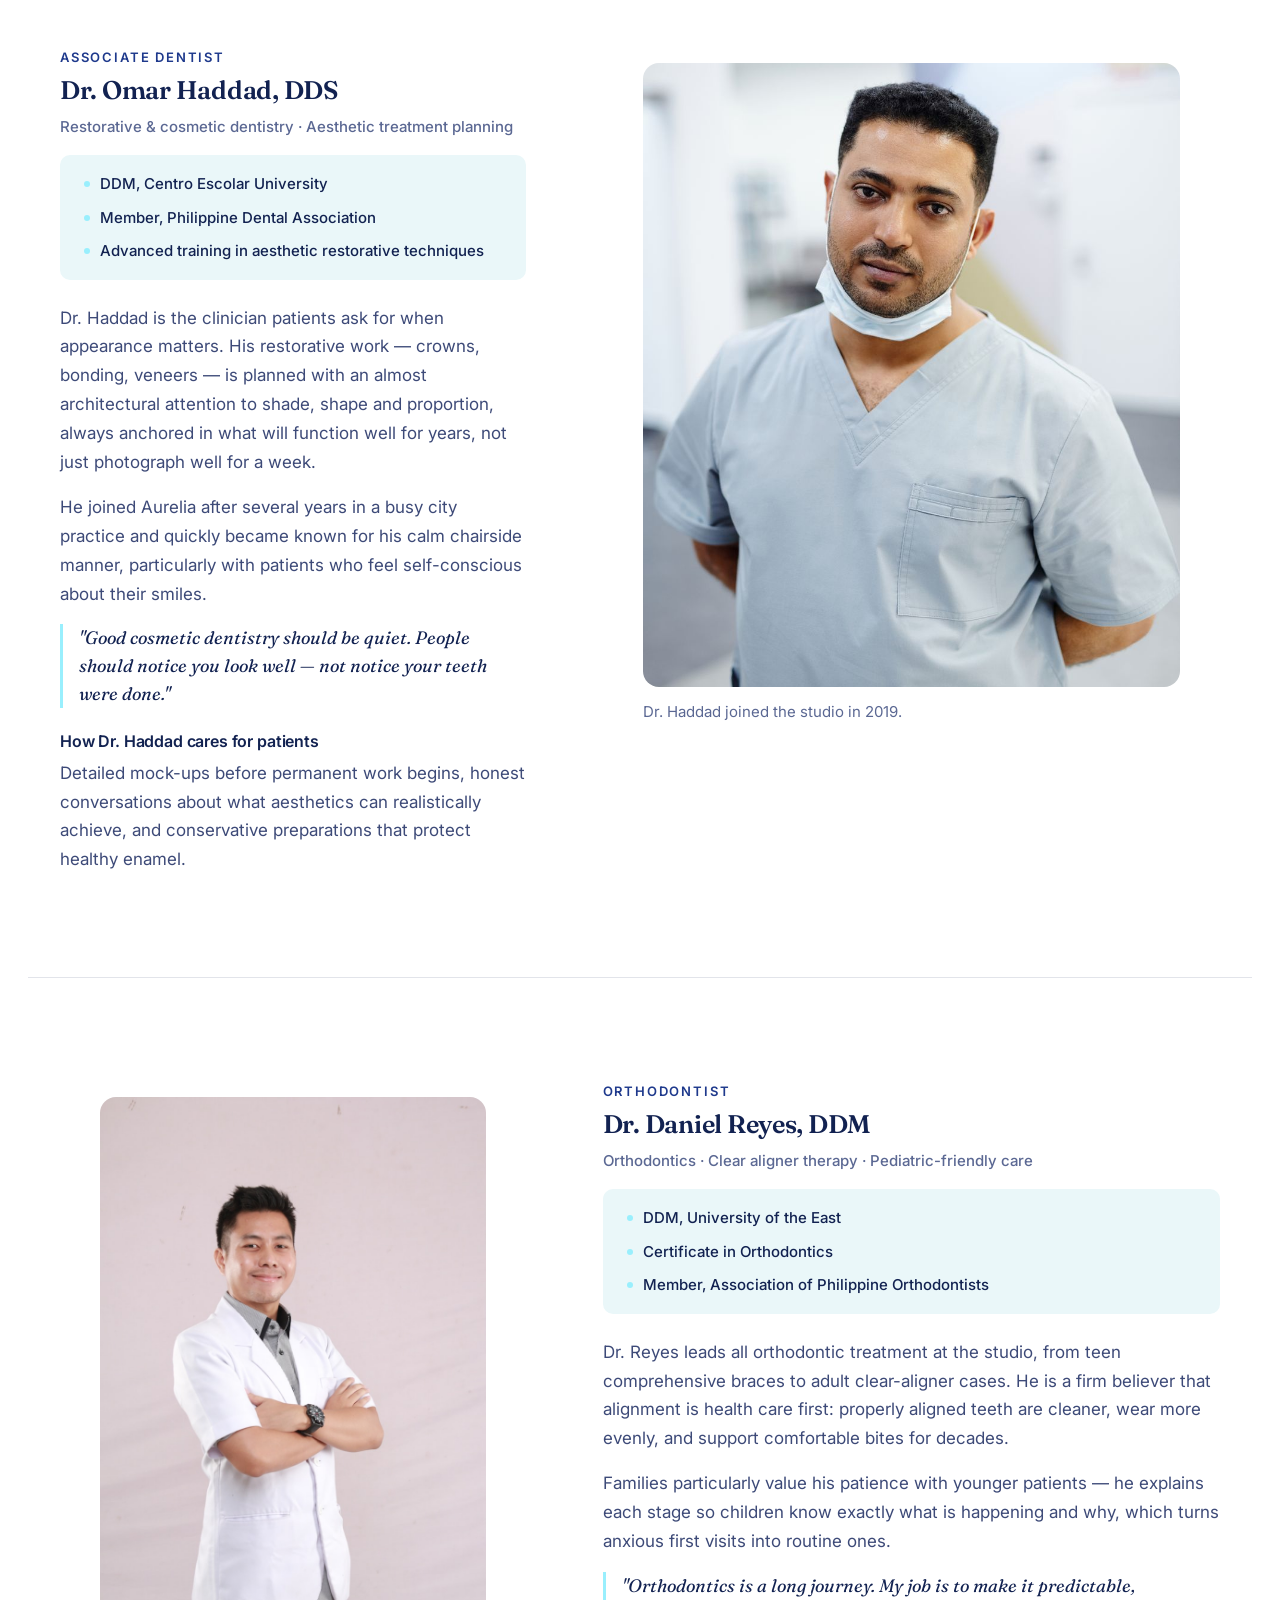
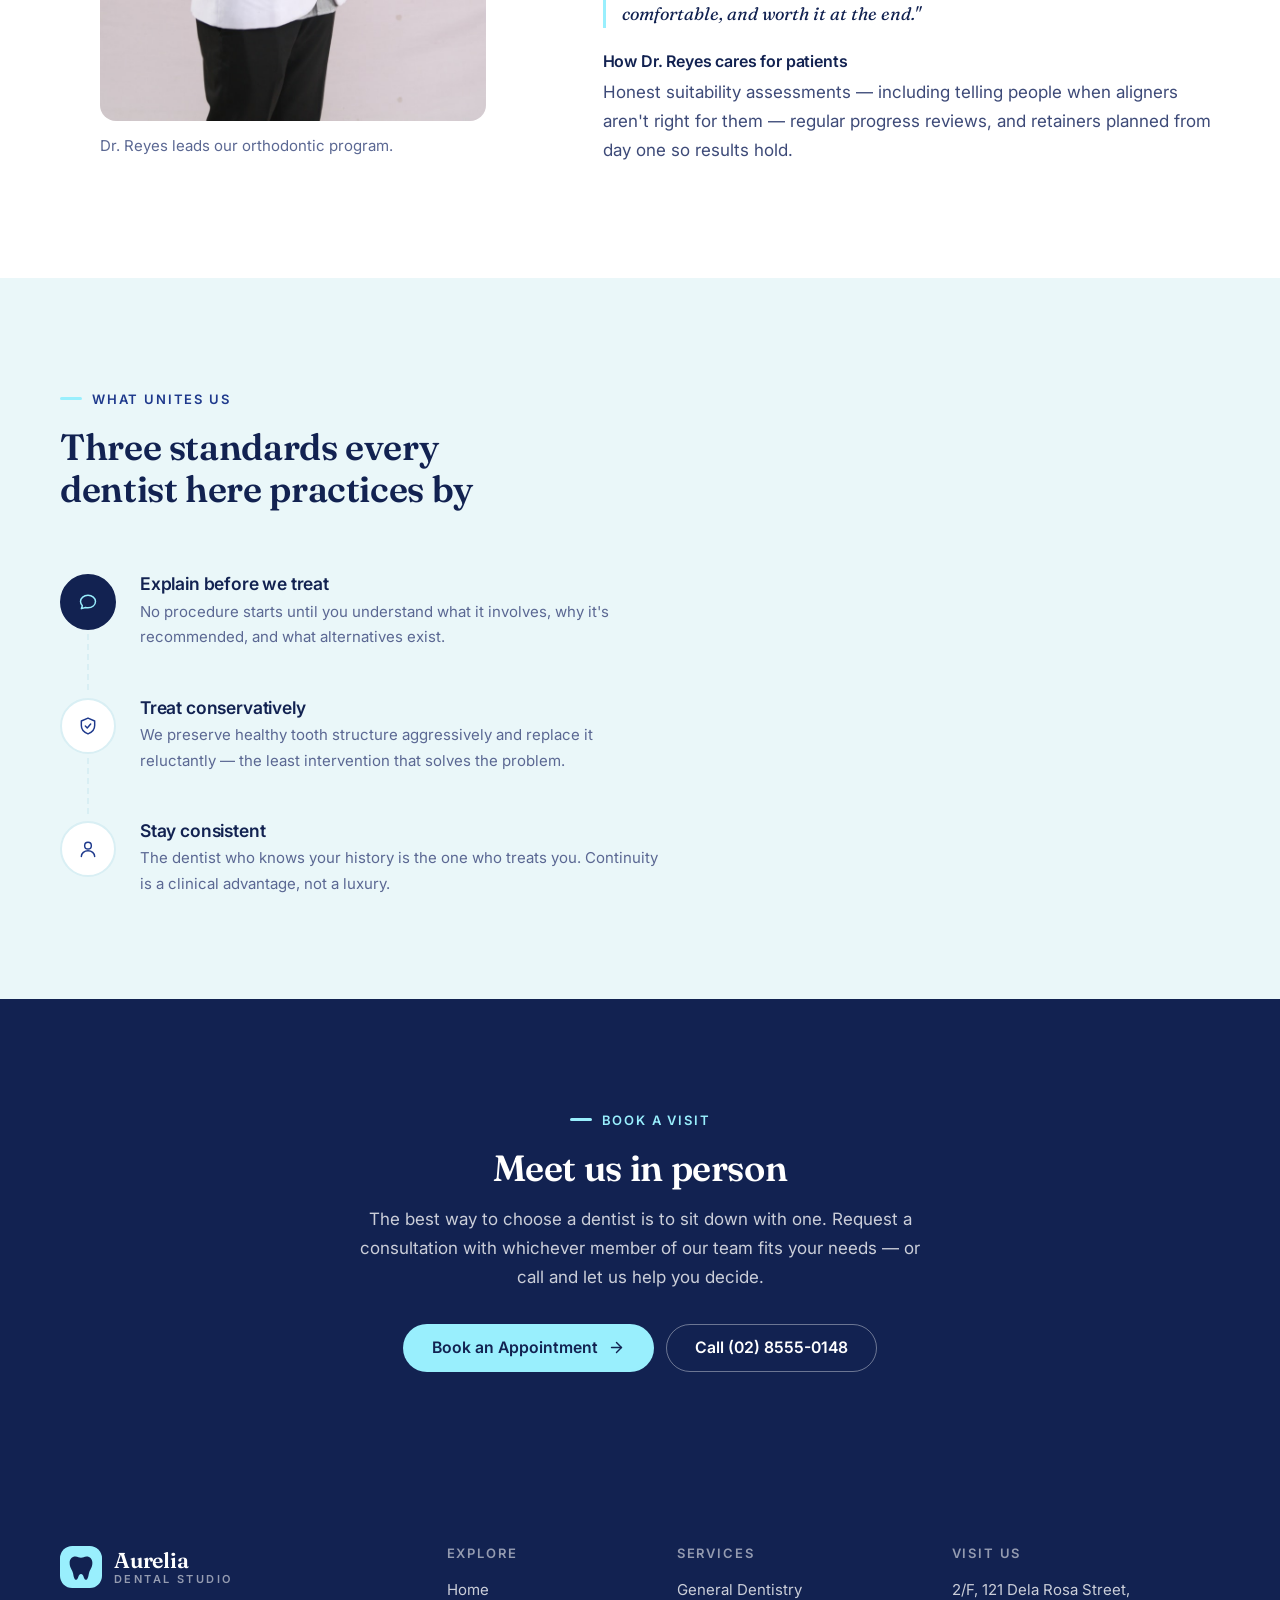
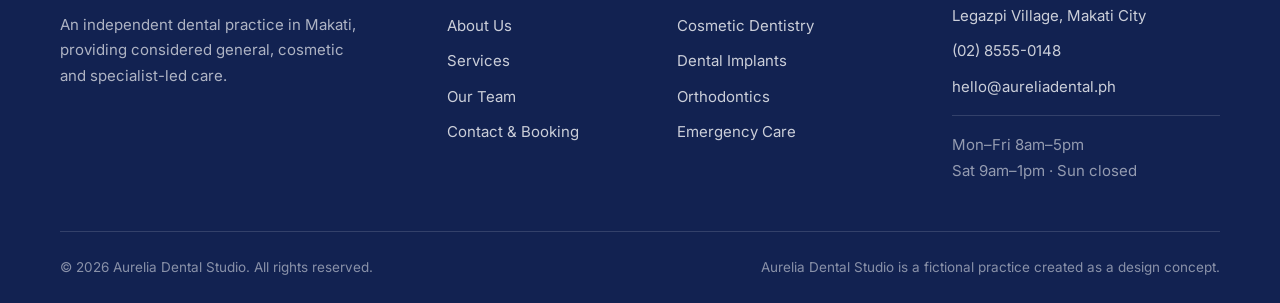
<file: public/dental-clinic-demo/team.html>
<!DOCTYPE html>
<html lang="en">
<head>
  <meta charset="UTF-8">
  <meta name="viewport" content="width=device-width, initial-scale=1.0">
  <script>document.documentElement.classList.add("js");</script>
  <title>Our Team — Aurelia Dental Studio</title>
  <meta name="description" content="Meet the dentists of Aurelia Dental Studio: Dr. Eleanor Vance, Dr. Omar Haddad and Dr. Daniel Reyes — their credentials, specializations and approach to patient care.">
  <link rel="preconnect" href="https://fonts.googleapis.com">
  <link rel="preconnect" href="https://fonts.gstatic.com" crossorigin>
  <link href="https://fonts.googleapis.com/css2?family=Fraunces:ital,wght@0,500;0,600;1,500&family=Inter:wght@400;500;600&display=swap" rel="stylesheet">
  <link rel="stylesheet" href="css/style.css">
  <link rel="icon" type="image/svg+xml" href="assets/favicon.svg">
</head>
<body>
  <a class="skip-link" href="#main">Skip to content</a>

  <header class="site-header" data-header>
    <div class="container header-inner">
      <a class="brand" href="index.html" aria-label="Aurelia Dental Studio — home">
        <svg class="brand-mark" viewBox="0 0 48 48" fill="none" aria-hidden="true">
          <rect width="48" height="48" rx="14" fill="#1E398C"/>
          <path d="M24 13.4c-2.6 0-3.4-1.5-6.4-1.5-3.9 0-6.6 3.1-6.6 7.1 0 5.7 2.7 7.3 3.9 12 .5 2.2 1 7.6 3.7 7.6 2.5 0 1.9-6.6 5.4-6.6s2.9 6.6 5.4 6.6c2.7 0 3.2-5.4 3.7-7.6 1.2-4.7 3.9-6.3 3.9-12 0-4-2.7-7.1-6.6-7.1-3 0-3.8 1.5-6.4 1.5Z" fill="#fff"/>
        </svg>
        <span class="brand-text">
          <span class="brand-name">Aurelia</span>
          <span class="brand-sub">Dental Studio</span>
        </span>
      </a>

      <nav class="site-nav" id="site-nav" aria-label="Primary">
        <ul>
          <li><a href="index.html">Home</a></li>
          <li><a href="about.html">About</a></li>
          <li><a href="services.html">Services</a></li>
          <li><a href="team.html" aria-current="page">Team</a></li>
          <li><a href="contact.html">Contact</a></li>
          <li class="nav-cta-mobile"><a class="btn btn--primary" href="contact.html">Book Appointment</a></li>
        </ul>
      </nav>

      <div class="header-actions">
        <a class="btn btn--primary btn--sm header-book" href="contact.html">Book Appointment</a>
        <button class="nav-toggle" type="button" aria-expanded="false" aria-controls="site-nav" aria-label="Open menu">
          <span class="bars" aria-hidden="true"></span>
        </button>
      </div>
    </div>
  </header>

  <main id="main">

    <div class="page-header page-header--team">
      <div class="container page-header-layout">
        <div class="page-header-copy">
          <nav class="breadcrumbs" aria-label="Breadcrumb">
            <ol>
              <li><a href="index.html">Home</a></li>
              <li><span aria-current="page">Team</span></li>
            </ol>
          </nav>
          <p class="page-header-eyebrow">Meet our dentists</p>
          <h1 class="h1">Meet the people behind your care.</h1>
          <p class="lede">Three dentists with different specialties — and one shared standard of patient-first care.</p>
        </div>
        <figure class="page-header-media">
          <img src="assets/images/intro-welcome.jpg" alt="A dentist talking with a smiling patient in the treatment room." width="620" height="407">
        </figure>
      </div>
    </div>

    <!-- Profiles -->
    <section class="section" aria-label="Dentist profiles">

      <article class="container profile">
        <figure class="profile-media">
          <img src="assets/images/team-dr-vance.jpg" alt="Portrait of Dr. Eleanor Vance smiling in a white coat." width="520" height="624" loading="lazy">
          <figcaption>Dr. Vance founded Aurelia Dental Studio in 2016.</figcaption>
        </figure>
        <div>
          <p class="profile-role">Founder &amp; Lead Dentist</p>
          <h2>Dr. Eleanor Vance, DDS</h2>
          <p class="profile-specialty">General &amp; restorative dentistry · Implant treatment planning</p>
          <ul class="credentials">
            <li>DDM, University of the Philippines Manila</li>
            <li>Member, Philippine Dental Association</li>
            <li>Advanced training in implant treatment planning</li>
          </ul>
          <p>Dr. Vance spent her first decade in dentistry inside large group practices, where she watched ten-minute appointments erode both patient trust and clinical quality. In 2016 she opened Aurelia to prove a practice could work the other way around: longer visits, written plans, and continuity — the same dentist who plans your treatment is the one who carries it out.</p>
          <p>Her clinical focus spans comprehensive general care, restorative work, and the meticulous planning behind our implant program. Long-standing patients know her for explaining everything twice if needed, and never once making them feel rushed.</p>
          <blockquote>"I want every patient to leave understanding their own mouth better than when they arrived."</blockquote>
          <h3>How Dr. Vance cares for patients</h3>
          <p>Unhurried examinations, plain-language explanations, and a strong preference for preserving natural tooth structure wherever it's clinically sound to do so.</p>
        </div>
      </article>

      <article class="container profile profile--flip">
        <figure class="profile-media">
          <img src="assets/images/team-dr-haddad.jpg" alt="Portrait of Dr. Omar Haddad in light grey scrubs." width="520" height="624" loading="lazy">
          <figcaption>Dr. Haddad joined the studio in 2019.</figcaption>
        </figure>
        <div>
          <p class="profile-role">Associate Dentist</p>
          <h2>Dr. Omar Haddad, DDS</h2>
          <p class="profile-specialty">Restorative &amp; cosmetic dentistry · Aesthetic treatment planning</p>
          <ul class="credentials">
            <li>DDM, Centro Escolar University</li>
            <li>Member, Philippine Dental Association</li>
            <li>Advanced training in aesthetic restorative techniques</li>
          </ul>
          <p>Dr. Haddad is the clinician patients ask for when appearance matters. His restorative work — crowns, bonding, veneers — is planned with an almost architectural attention to shade, shape and proportion, always anchored in what will function well for years, not just photograph well for a week.</p>
          <p>He joined Aurelia after several years in a busy city practice and quickly became known for his calm chairside manner, particularly with patients who feel self-conscious about their smiles.</p>
          <blockquote>"Good cosmetic dentistry should be quiet. People should notice you look well — not notice your teeth were done."</blockquote>
          <h3>How Dr. Haddad cares for patients</h3>
          <p>Detailed mock-ups before permanent work begins, honest conversations about what aesthetics can realistically achieve, and conservative preparations that protect healthy enamel.</p>
        </div>
      </article>

      <article class="container profile">
        <figure class="profile-media">
          <img src="assets/images/team-dr-reyes.jpg" alt="Portrait of Dr. Daniel Reyes standing confidently with arms crossed." width="520" height="624" loading="lazy">
          <figcaption>Dr. Reyes leads our orthodontic program.</figcaption>
        </figure>
        <div>
          <p class="profile-role">Orthodontist</p>
          <h2>Dr. Daniel Reyes, DDM</h2>
          <p class="profile-specialty">Orthodontics · Clear aligner therapy · Pediatric-friendly care</p>
          <ul class="credentials">
            <li>DDM, University of the East</li>
            <li>Certificate in Orthodontics</li>
            <li>Member, Association of Philippine Orthodontists</li>
          </ul>
          <p>Dr. Reyes leads all orthodontic treatment at the studio, from teen comprehensive braces to adult clear-aligner cases. He is a firm believer that alignment is health care first: properly aligned teeth are cleaner, wear more evenly, and support comfortable bites for decades.</p>
          <p>Families particularly value his patience with younger patients — he explains each stage so children know exactly what is happening and why, which turns anxious first visits into routine ones.</p>
          <blockquote>"Orthodontics is a long journey. My job is to make it predictable, comfortable, and worth it at the end."</blockquote>
          <h3>How Dr. Reyes cares for patients</h3>
          <p>Honest suitability assessments — including telling people when aligners aren't right for them — regular progress reviews, and retainers planned from day one so results hold.</p>
        </div>
      </article>
    </section>

    <!-- Shared values -->
    <section class="section section--ice" aria-labelledby="values-title">
      <div class="container">
        <div class="section-head">
          <p class="eyebrow">What unites us</p>
          <h2 class="h2" id="values-title">Three standards every dentist here practices by</h2>
        </div>
        <div style="max-width:860px">
          <ol class="steps">
            <li class="step">
              <span class="step-num" aria-hidden="true">
                <svg width="20" height="20" viewBox="0 0 24 24" fill="none" stroke="currentColor" stroke-width="1.75" stroke-linecap="round" stroke-linejoin="round"><path d="M21 11.5c0 4.1-4 7.5-9 7.5-1 0-2-.1-2.9-.4L4 20l1.2-3.6C4 15.1 3 13.4 3 11.5 3 7.4 7 4 12 4s9 3.4 9 7.5Z"/></svg>
              </span>
              <div>
                <h3>Explain before we treat</h3>
                <p>No procedure starts until you understand what it involves, why it's recommended, and what alternatives exist.</p>
              </div>
            </li>
            <li class="step">
              <span class="step-num" aria-hidden="true">
                <svg width="20" height="20" viewBox="0 0 24 24" fill="none" stroke="currentColor" stroke-width="1.75" stroke-linecap="round" stroke-linejoin="round"><path d="M12 2.5 4 6v5.5c0 5 3.4 8.3 8 10 4.6-1.7 8-5 8-10V6l-8-3.5Z"/><path d="m8.8 12 2.3 2.3 4.1-4.6"/></svg>
              </span>
              <div>
                <h3>Treat conservatively</h3>
                <p>We preserve healthy tooth structure aggressively and replace it reluctantly — the least intervention that solves the problem.</p>
              </div>
            </li>
            <li class="step">
              <span class="step-num" aria-hidden="true">
                <svg width="20" height="20" viewBox="0 0 24 24" fill="none" stroke="currentColor" stroke-width="1.75" stroke-linecap="round" stroke-linejoin="round"><circle cx="12" cy="8" r="4"/><path d="M4 21c0-4 3.6-7 8-7s8 3 8 7"/></svg>
              </span>
              <div>
                <h3>Stay consistent</h3>
                <p>The dentist who knows your history is the one who treats you. Continuity is a clinical advantage, not a luxury.</p>
              </div>
            </li>
          </ol>
        </div>
      </div>
    </section>

    <!-- CTA -->
    <section class="section section--dark cta-band" aria-labelledby="team-cta-title">
      <div class="container">
        <p class="eyebrow">Book a visit</p>
        <h2 class="h2" id="team-cta-title">Meet us in person</h2>
        <p>The best way to choose a dentist is to sit down with one. Request a consultation with whichever member of our team fits your needs — or call and let us help you decide.</p>
        <div class="cta-actions">
          <a class="btn btn--accent" href="contact.html">
            Book an Appointment
            <svg width="17" height="17" viewBox="0 0 24 24" fill="none" stroke="currentColor" stroke-width="2" stroke-linecap="round" stroke-linejoin="round" aria-hidden="true"><path d="M5 12h14"/><path d="m12 5 7 7-7 7"/></svg>
          </a>
          <a class="btn btn--ghost-light" href="tel:+63285550148">Call (02) 8555-0148</a>
        </div>
      </div>
    </section>
  </main>

  <footer class="site-footer">
    <div class="container">
      <div class="footer-main">
        <div class="footer-brand">
          <a class="brand" href="index.html" aria-label="Aurelia Dental Studio — home">
            <svg class="brand-mark" viewBox="0 0 48 48" fill="none" aria-hidden="true">
              <rect width="48" height="48" rx="14" fill="#99EFFD"/>
              <path d="M24 13.4c-2.6 0-3.4-1.5-6.4-1.5-3.9 0-6.6 3.1-6.6 7.1 0 5.7 2.7 7.3 3.9 12 .5 2.2 1 7.6 3.7 7.6 2.5 0 1.9-6.6 5.4-6.6s2.9 6.6 5.4 6.6c2.7 0 3.2-5.4 3.7-7.6 1.2-4.7 3.9-6.3 3.9-12 0-4-2.7-7.1-6.6-7.1-3 0-3.8 1.5-6.4 1.5Z" fill="#122251"/>
            </svg>
            <span class="brand-text">
              <span class="brand-name">Aurelia</span>
              <span class="brand-sub">Dental Studio</span>
            </span>
          </a>
          <p>An independent dental practice in Makati, providing considered general, cosmetic and specialist-led care.</p>
        </div>

        <nav class="footer-col" aria-label="Footer — explore">
          <h3>Explore</h3>
          <ul>
            <li><a href="index.html">Home</a></li>
            <li><a href="about.html">About Us</a></li>
            <li><a href="services.html">Services</a></li>
            <li><a href="team.html">Our Team</a></li>
            <li><a href="contact.html">Contact &amp; Booking</a></li>
          </ul>
        </nav>

        <nav class="footer-col" aria-label="Footer — services">
          <h3>Services</h3>
          <ul>
            <li><a href="services.html#general-dentistry">General Dentistry</a></li>
            <li><a href="services.html#cosmetic-dentistry">Cosmetic Dentistry</a></li>
            <li><a href="services.html#dental-implants">Dental Implants</a></li>
            <li><a href="services.html#orthodontics">Orthodontics</a></li>
            <li><a href="services.html#emergency-care">Emergency Care</a></li>
          </ul>
        </nav>

        <div class="footer-col footer-contact">
          <h3>Visit us</h3>
          <ul>
            <li>2/F, 121 Dela Rosa Street,<br>Legazpi Village, Makati City</li>
            <li><a href="tel:+63285550148">(02) 8555-0148</a></li>
            <li><a href="mailto:hello@aureliadental.ph">hello@aureliadental.ph</a></li>
          </ul>
          <p class="footer-hours">Mon–Fri 8am–5pm<br>Sat 9am–1pm · Sun closed</p>
        </div>
      </div>

      <div class="footer-bottom">
        <p>&copy; <span data-year>2026</span> Aurelia Dental Studio. All rights reserved.</p>
        <p>Aurelia Dental Studio is a fictional practice created as a design concept.</p>
      </div>
    </div>
  </footer>

  <script src="js/main.js"></script>
</body>
</html>
</file>
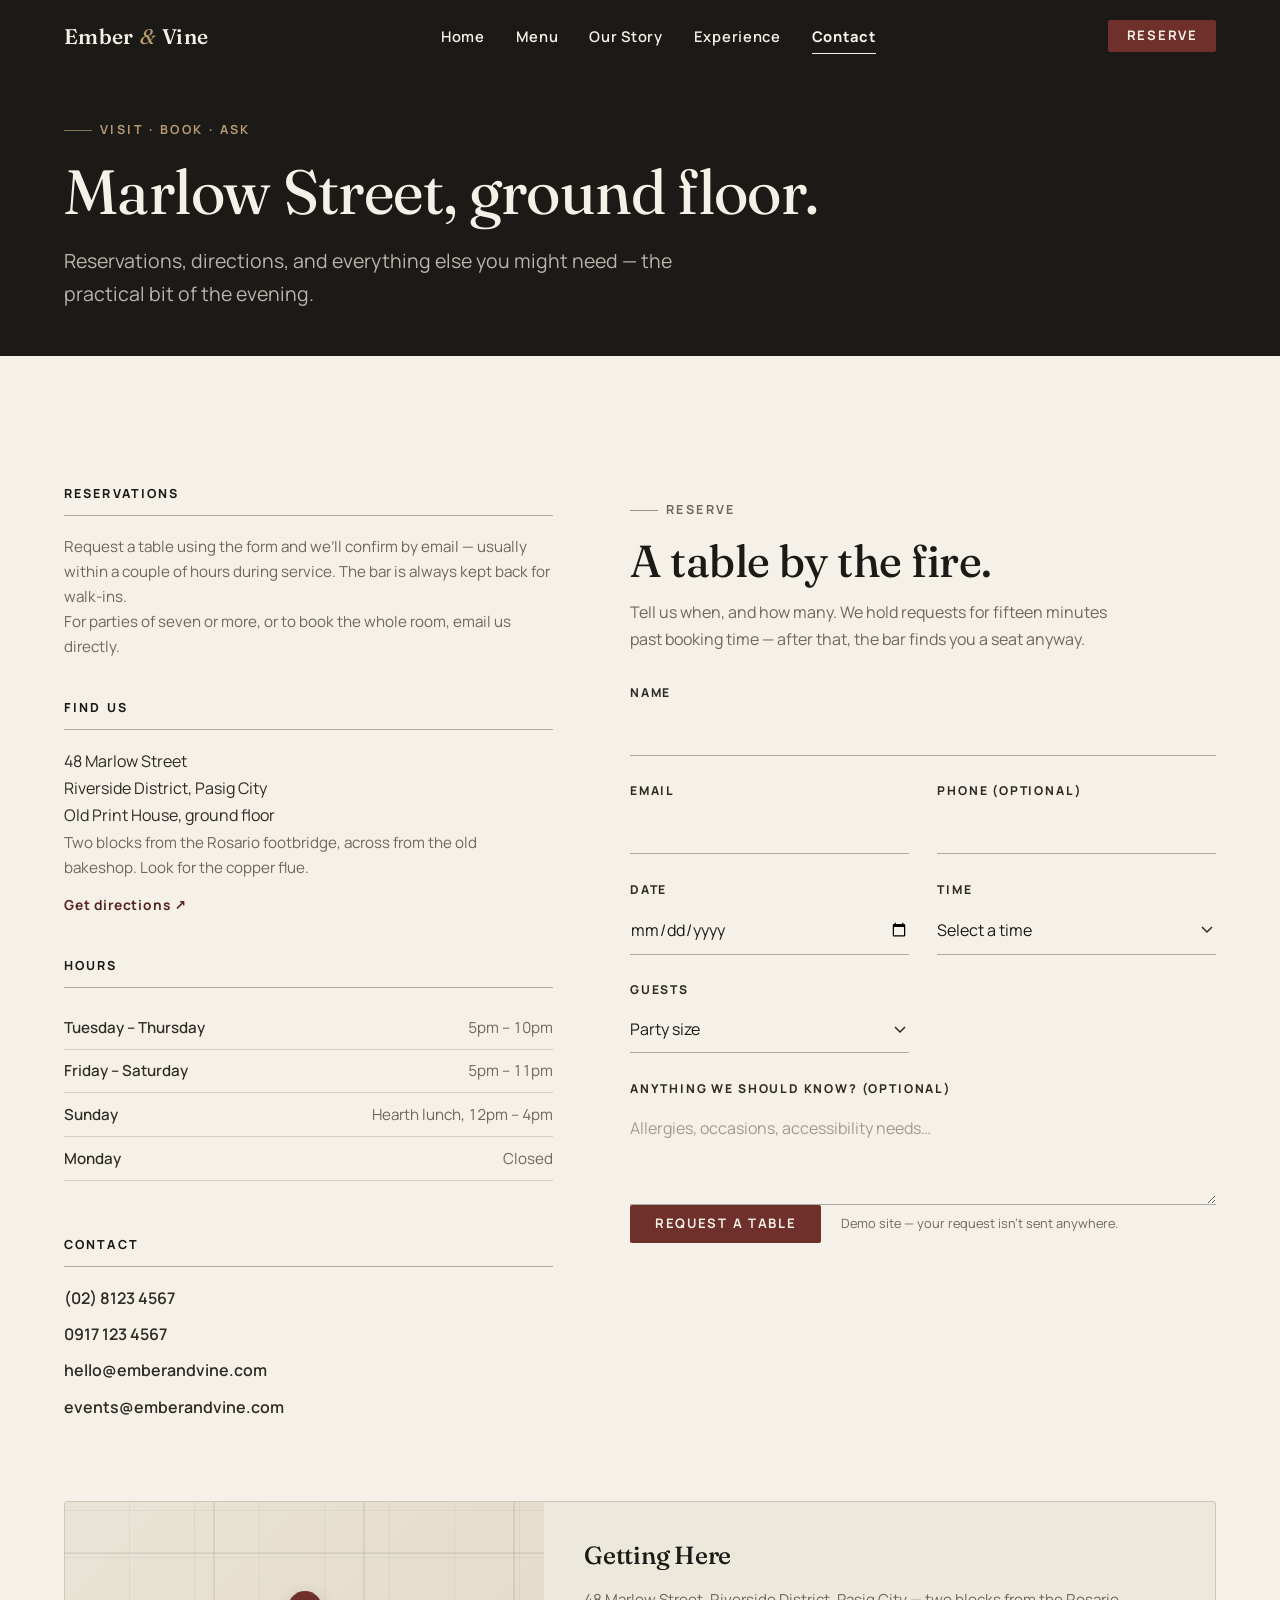
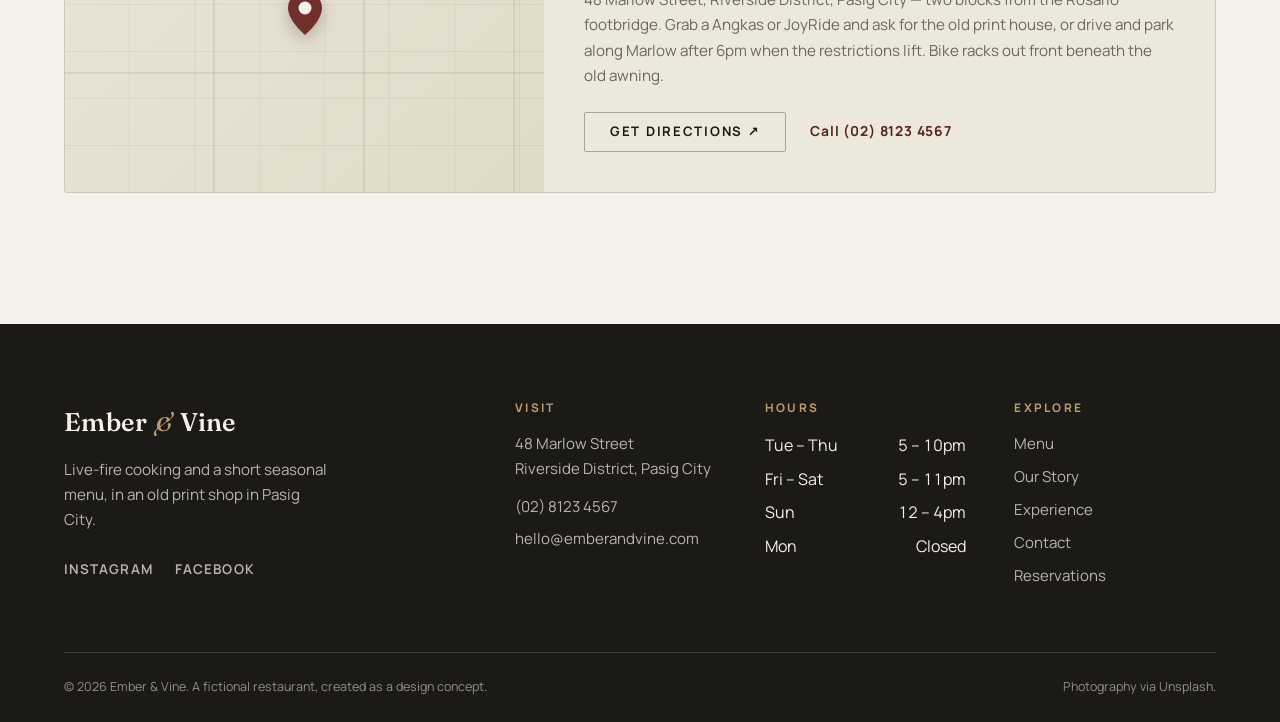
<file: public/restaurant-demo/contact.html>
<!DOCTYPE html>
<html lang="en">
<head>
  <meta charset="UTF-8">
  <meta name="viewport" content="width=device-width, initial-scale=1.0">
  <title>Contact &amp; Reservations — Ember &amp; Vine</title>
  <meta name="description" content="Find Ember & Vine at 48 Marlow Street, Riverside District, Pasig City. Opening hours, directions, phone and email — plus a quick table reservation request.">
  <link rel="icon" type="image/svg+xml" href="assets/icons/favicon.svg">
  <link rel="stylesheet" href="css/style.css">
  <script>document.documentElement.classList.add("js");</script>
  <script src="js/main.js" defer></script>
</head>
<body>

  <a class="skip-link" href="#main">Skip to content</a>

  <header class="site-header">
    <div class="container header-inner">
      <a class="brand" href="index.html">Ember <em>&amp;</em> Vine</a>
      <nav class="primary-nav" aria-label="Primary">
        <ul>
          <li><a class="nav-link" href="index.html">Home</a></li>
          <li><a class="nav-link" href="menu.html">Menu</a></li>
          <li><a class="nav-link" href="story.html">Our Story</a></li>
          <li><a class="nav-link" href="experience.html">Experience</a></li>
          <li><a class="nav-link" aria-current="page" href="contact.html">Contact</a></li>
        </ul>
      </nav>
      <div class="header-actions">
        <a class="btn btn-primary header-cta" href="#reserve">Reserve</a>
        <button class="nav-toggle" type="button" aria-expanded="false" aria-controls="mnav" aria-label="Open menu">
          <span></span><span></span>
        </button>
      </div>
    </div>
  </header>

  <div class="mnav" id="mnav">
    <nav aria-label="Mobile">
      <ul class="mnav-links">
        <li><a href="index.html">Home</a></li>
        <li><a href="menu.html">Menu</a></li>
        <li><a href="story.html">Our Story</a></li>
        <li><a href="experience.html">Experience</a></li>
        <li><a aria-current="page" href="contact.html">Contact</a></li>
      </ul>
    </nav>
    <p class="mnav-meta">
      <strong><a href="tel:+63281234567">(02) 8123 4567</a></strong>
      <span>48 Marlow Street, Riverside District, Pasig City</span>
      <span>Tuesday – Saturday, from 5pm</span>
    </p>
  </div>

  <main id="main">

    <!-- PAGE HERO -->
    <section class="page-hero slim">
      <div class="container page-hero-inner">
        <p class="eyebrow">Visit &middot; Book &middot; Ask</p>
        <h1>Marlow Street, ground floor.</h1>
        <p class="lede">Reservations, directions, and everything else you might need — the practical bit of the evening.</p>
      </div>
    </section>

    <!-- CONTACT + RESERVATION -->
    <section class="section">
      <div class="container">
        <div class="contact-layout">

          <aside class="contact-info" aria-label="Contact information">

            <div class="loc-block" data-reveal>
              <h3>Reservations</h3>
              <p>Request a table using the form and we&rsquo;ll confirm by email — usually within a couple of hours during service. The bar is always kept back for walk-ins.</p>
              <p>For parties of seven or more, or to book the whole room, email us directly.</p>
            </div>

            <div class="loc-block" data-reveal data-reveal-delay="80">
              <h3>Find Us</h3>
              <address>
                48 Marlow Street<br>
                Riverside District, Pasig City<br>
                Old Print House, ground floor
              </address>
              <p>Two blocks from the Rosario footbridge, across from the old bakeshop. Look for the copper flue.</p>
              <a class="dir-link" href="https://www.google.com/maps/search/?api=1&amp;query=Riverside+Pasig+City" target="_blank" rel="noopener">Get directions&nbsp;&nearr;</a>
            </div>

            <div class="loc-block" data-reveal data-reveal-delay="160">
              <h3>Hours</h3>
              <dl>
                <div class="hours-row"><dt>Tuesday – Thursday</dt><dd>5pm – 10pm</dd></div>
                <div class="hours-row"><dt>Friday – Saturday</dt><dd>5pm – 11pm</dd></div>
                <div class="hours-row"><dt>Sunday</dt><dd>Hearth lunch, 12pm – 4pm</dd></div>
                <div class="hours-row"><dt>Monday</dt><dd>Closed</dd></div>
              </dl>
            </div>

            <div class="loc-block" data-reveal data-reveal-delay="240">
              <h3>Contact</h3>
              <div class="contact-lines">
                <a href="tel:+63281234567">(02) 8123 4567</a>
                <a href="tel:+639171234567">0917 123 4567</a>
                <a href="mailto:hello@emberandvine.com">hello@emberandvine.com</a>
                <a href="mailto:events@emberandvine.com">events@emberandvine.com</a>
              </div>
            </div>

          </aside>

          <!-- RESERVATION FORM -->
          <div class="res-panel" id="reserve" data-reveal data-reveal-delay="120">
            <div class="res-form">
              <div class="res-intro">
                <p class="eyebrow">Reserve</p>
                <h2 class="u-mt-sm">A table by the fire.</h2>
                <p>Tell us when, and how many. We hold requests for fifteen minutes past booking time — after that, the bar finds you a seat anyway.</p>
              </div>

              <form id="reserve-form" novalidate>

                <div class="field-grid">
                  <div class="field field-full">
                    <label for="res-name">Name</label>
                    <input id="res-name" name="name" type="text" autocomplete="name" aria-describedby="err-name" required>
                    <p class="field-error" id="err-name"></p>
                  </div>
                  <div class="field">
                    <label for="res-email">Email</label>
                    <input id="res-email" name="email" type="email" autocomplete="email" aria-describedby="err-email" required>
                    <p class="field-error" id="err-email"></p>
                  </div>
                  <div class="field">
                    <label for="res-phone">Phone (optional)</label>
                    <input id="res-phone" name="phone" type="tel" autocomplete="tel" aria-describedby="err-phone">
                    <p class="field-error" id="err-phone"></p>
                  </div>
                  <div class="field">
                    <label for="res-date">Date</label>
                    <input id="res-date" name="date" type="date" aria-describedby="err-date" required>
                    <p class="field-error" id="err-date"></p>
                  </div>
                  <div class="field">
                    <label for="res-time">Time</label>
                    <select id="res-time" name="time" aria-describedby="err-time" required>
                      <option value="" selected>Select a time</option>
                      <option value="5:00 pm">5:00 pm</option>
                      <option value="5:30 pm">5:30 pm</option>
                      <option value="6:00 pm">6:00 pm</option>
                      <option value="6:30 pm">6:30 pm</option>
                      <option value="7:00 pm">7:00 pm</option>
                      <option value="7:30 pm">7:30 pm</option>
                      <option value="8:00 pm">8:00 pm</option>
                      <option value="8:30 pm">8:30 pm</option>
                      <option value="9:00 pm">9:00 pm</option>
                      <option value="9:30 pm">9:30 pm</option>
                    </select>
                    <p class="field-error" id="err-time"></p>
                  </div>
                  <div class="field">
                    <label for="res-guests">Guests</label>
                    <select id="res-guests" name="guests" aria-describedby="err-guests" required>
                      <option value="" selected>Party size</option>
                      <option value="1">1</option>
                      <option value="2">2</option>
                      <option value="3">3</option>
                      <option value="4">4</option>
                      <option value="5">5</option>
                      <option value="6">6</option>
                      <option value="7">7 or more — email us</option>
                    </select>
                    <p class="field-error" id="err-guests"></p>
                  </div>
                  <div class="field field-full">
                    <label for="res-notes">Anything we should know? (optional)</label>
                    <textarea id="res-notes" name="notes" rows="3" placeholder="Allergies, occasions, accessibility needs&hellip;"></textarea>
                  </div>
                </div>

                <div class="form-foot">
                  <button class="btn btn-primary" type="submit">Request a Table</button>
                  <p class="form-demo-note">Demo site — your request isn&rsquo;t sent anywhere.</p>
                </div>

              </form>

              <div class="form-success" id="reserve-success" role="status">
                <p class="eyebrow">Request Received</p>
                <h3 class="u-mt-sm">Thank you, <span id="reserve-first-name">friend</span>.</h3>
                <p class="sum" id="reserve-summary"></p>
                <p>We&rsquo;ll confirm by email shortly. If plans change, just call us — there&rsquo;s usually someone near the oven who can hear the phone.</p>
                <p class="small-note">This is a design demo; nothing was actually sent. In a live build this would reach the restaurant.</p>
              </div>
            </div>
          </div>

        </div>

        <!-- MAP -->
        <div class="map-card" data-reveal>
          <div class="map-art" aria-hidden="true">
            <span class="map-pin">
              <svg width="34" height="44" viewBox="0 0 34 44" xmlns="http://www.w3.org/2000/svg" role="img" aria-hidden="true">
                <path d="M17 0C7.6 0 0 7.6 0 17c0 12.8 17 27 17 27s17-14.2 17-27C34 7.6 26.4 0 17 0z" fill="#6F2F2A"/>
                <circle cx="17" cy="17" r="6.5" fill="#F5F1E8"/>
              </svg>
            </span>
          </div>
          <div class="map-info">
            <h3>Getting Here</h3>
            <p>48 Marlow Street, Riverside District, Pasig City — two blocks from the Rosario footbridge. Grab a Angkas or JoyRide and ask for the old print house, or drive and park along Marlow after 6pm when the restrictions lift. Bike racks out front beneath the old awning.</p>
            <div class="map-actions">
              <a class="btn btn-outline" href="https://www.google.com/maps/search/?api=1&amp;query=Riverside+Pasig+City" target="_blank" rel="noopener">Get Directions&nbsp;&nearr;</a>
              <a class="dir-link" href="tel:+63281234567">Call (02) 8123 4567</a>
            </div>
          </div>
        </div>

      </div>
    </section>

  </main>

  <footer class="site-footer on-dark">
    <div class="container">
      <div class="footer-grid">
        <div class="footer-brand">
          <a class="brand" href="index.html">Ember <em>&amp;</em> Vine</a>
          <p class="footer-tag">Live-fire cooking and a short seasonal menu, in an old print shop in Pasig City.</p>
          <ul class="footer-social">
            <li><a href="#" aria-label="Instagram">Instagram</a></li>
            <li><a href="#" aria-label="Facebook">Facebook</a></li>
          </ul>
        </div>
        <div class="footer-col">
          <h3>Visit</h3>
          <address>
            <p>48 Marlow Street<br>Riverside District, Pasig City</p>
          </address>
          <ul>
            <li><a href="tel:+63281234567">(02) 8123 4567</a></li>
            <li><a href="mailto:hello@emberandvine.com">hello@emberandvine.com</a></li>
          </ul>
        </div>
        <div class="footer-col">
          <h3>Hours</h3>
          <div class="footer-hours">
            <div><span>Tue – Thu</span><span>5 – 10pm</span></div>
            <div><span>Fri – Sat</span><span>5 – 11pm</span></div>
            <div><span>Sun</span><span>12 – 4pm</span></div>
            <div><span>Mon</span><span>Closed</span></div>
          </div>
        </div>
        <div class="footer-col">
          <h3>Explore</h3>
          <ul>
            <li><a href="menu.html">Menu</a></li>
            <li><a href="story.html">Our Story</a></li>
            <li><a href="experience.html">Experience</a></li>
            <li><a href="contact.html">Contact</a></li>
            <li><a href="#reserve">Reservations</a></li>
          </ul>
        </div>
      </div>
      <div class="footer-bottom">
        <p>&copy; <span id="year">2026</span> Ember &amp; Vine. A fictional restaurant, created as a design concept.</p>
        <p>Photography via Unsplash.</p>
      </div>
    </div>
  </footer>

</body>
</html>
</file>
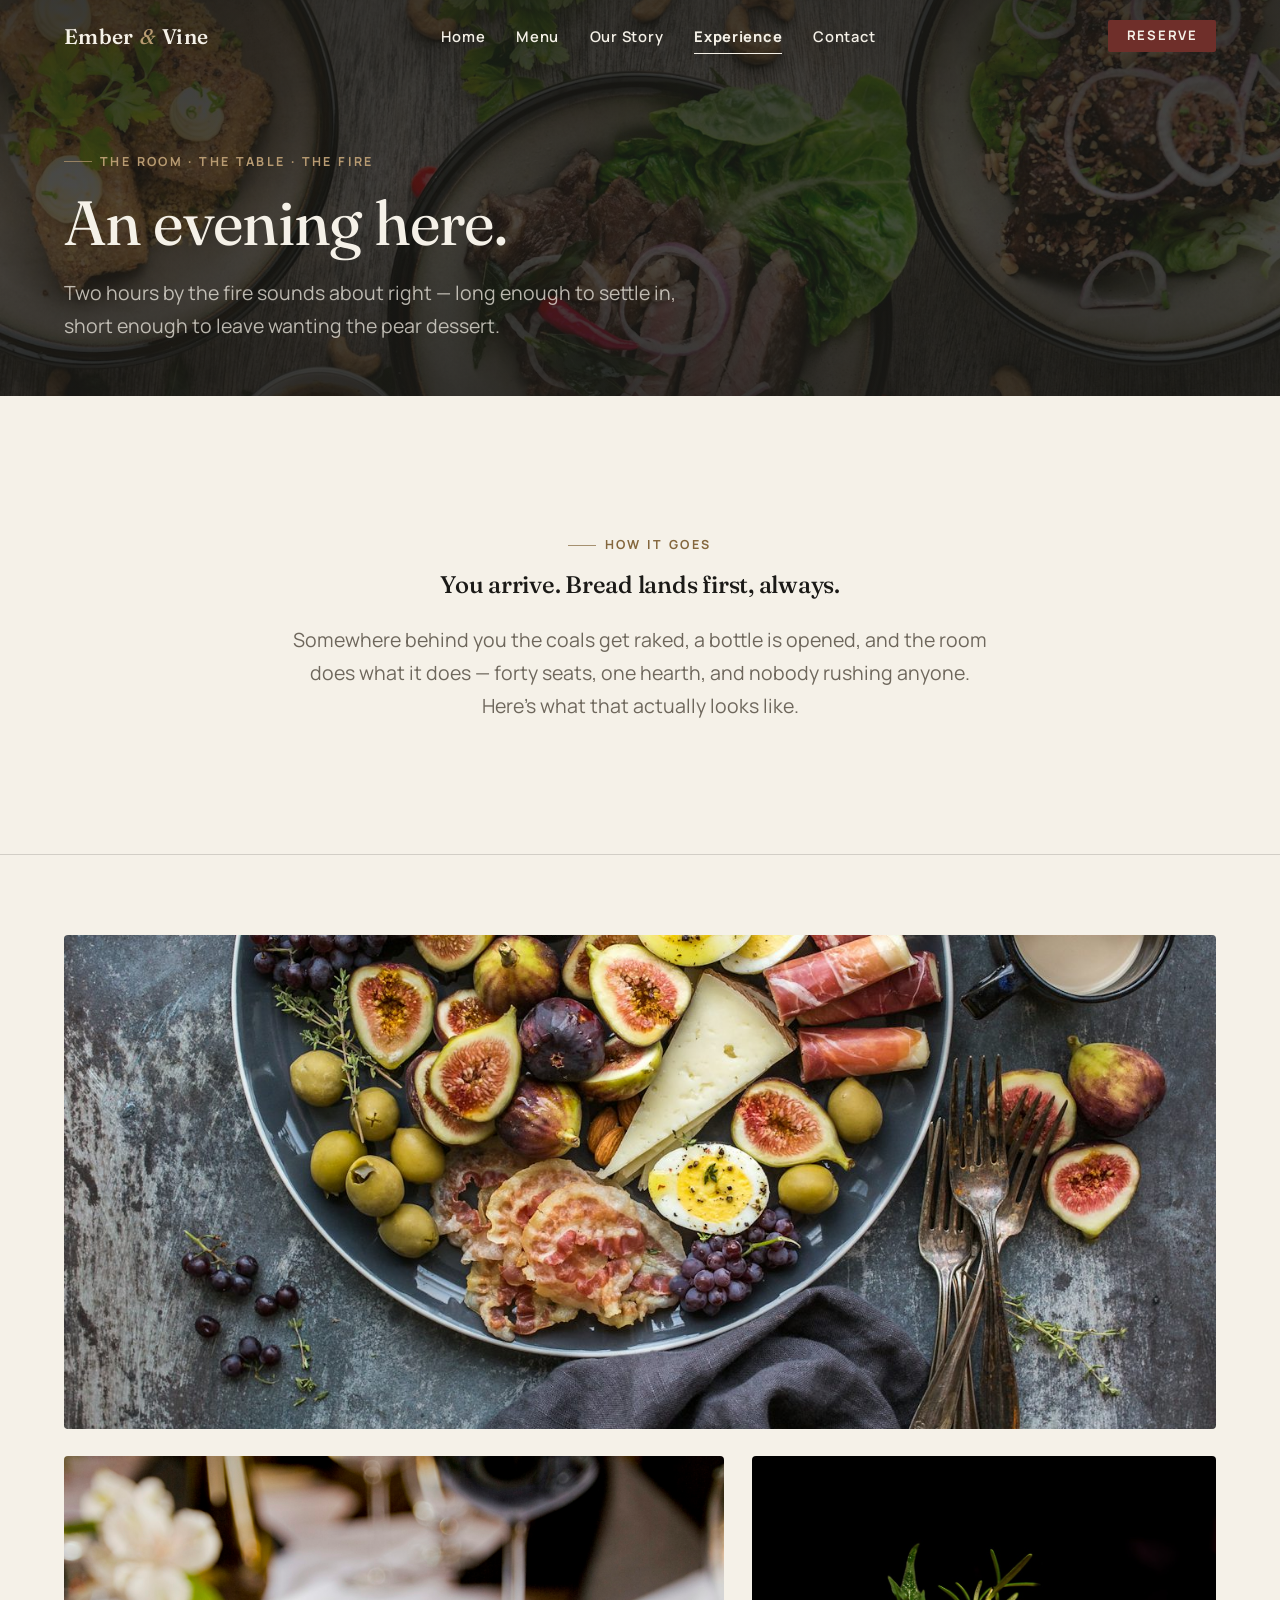
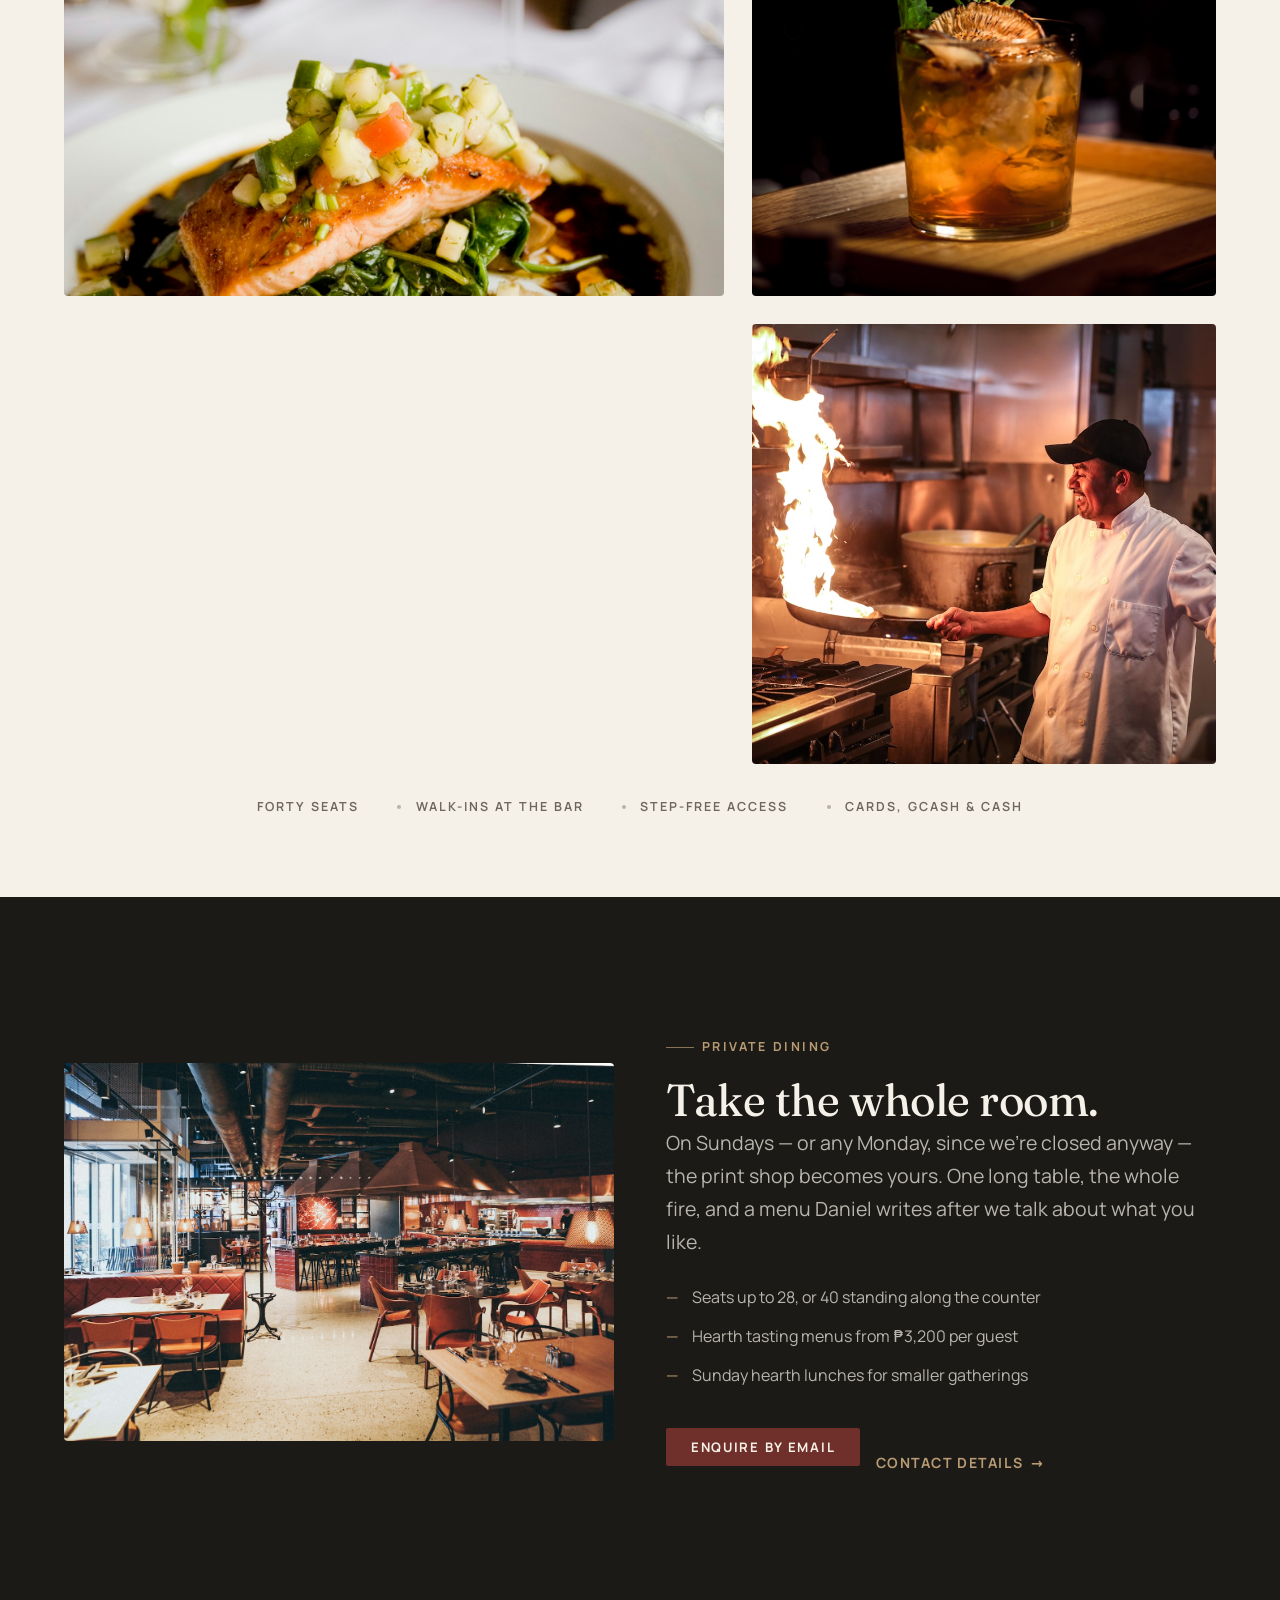
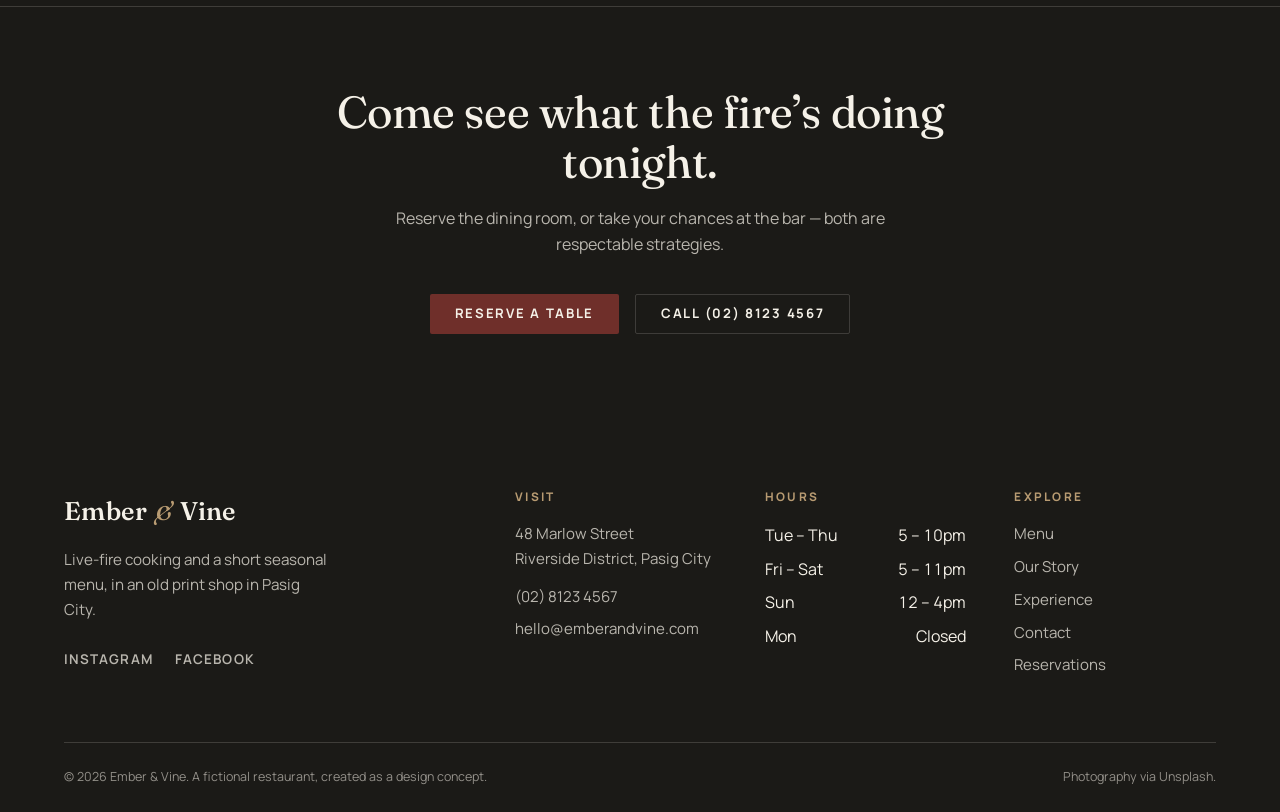
<file: public/restaurant-demo/experience.html>
<!DOCTYPE html>
<html lang="en">
<head>
  <meta charset="UTF-8">
  <meta name="viewport" content="width=device-width, initial-scale=1.0">
  <title>Experience — Ember &amp; Vine</title>
  <meta name="description" content="An evening at Ember & Vine: the room, the table, the fire. See what dining in an old print shop on Marlow Street feels like — and plan a private evening of your own.">
  <link rel="icon" type="image/svg+xml" href="assets/icons/favicon.svg">
  <link rel="stylesheet" href="css/style.css">
  <script>document.documentElement.classList.add("js");</script>
  <script src="js/main.js" defer></script>
</head>
<body>

  <a class="skip-link" href="#main">Skip to content</a>

  <header class="site-header">
    <div class="container header-inner">
      <a class="brand" href="index.html">Ember <em>&amp;</em> Vine</a>
      <nav class="primary-nav" aria-label="Primary">
        <ul>
          <li><a class="nav-link" href="index.html">Home</a></li>
          <li><a class="nav-link" href="menu.html">Menu</a></li>
          <li><a class="nav-link" href="story.html">Our Story</a></li>
          <li><a class="nav-link" aria-current="page" href="experience.html">Experience</a></li>
          <li><a class="nav-link" href="contact.html">Contact</a></li>
        </ul>
      </nav>
      <div class="header-actions">
        <a class="btn btn-primary header-cta" href="contact.html#reserve">Reserve</a>
        <button class="nav-toggle" type="button" aria-expanded="false" aria-controls="mnav" aria-label="Open menu">
          <span></span><span></span>
        </button>
      </div>
    </div>
  </header>

  <div class="mnav" id="mnav">
    <nav aria-label="Mobile">
      <ul class="mnav-links">
        <li><a href="index.html">Home</a></li>
        <li><a href="menu.html">Menu</a></li>
        <li><a href="story.html">Our Story</a></li>
        <li><a aria-current="page" href="experience.html">Experience</a></li>
        <li><a href="contact.html">Contact</a></li>
      </ul>
    </nav>
    <p class="mnav-meta">
      <strong><a href="tel:+63281234567">(02) 8123 4567</a></strong>
      <span>48 Marlow Street, Riverside District, Pasig City</span>
      <span>Tuesday – Saturday, from 5pm</span>
    </p>
  </div>

  <main id="main">

    <!-- PAGE HERO -->
    <section class="page-hero">
      <div class="page-hero-media" aria-hidden="true">
        <img src="assets/images/table-spread.jpg" alt="" loading="eager" decoding="async">
      </div>
      <div class="container page-hero-inner">
        <p class="eyebrow">The Room &middot; The Table &middot; The Fire</p>
        <h1>An evening here.</h1>
        <p class="lede">Two hours by the fire sounds about right — long enough to settle in, short enough to leave wanting the pear dessert.</p>
      </div>
    </section>

    <!-- INTRO -->
    <section class="section">
      <div class="container narrow" data-reveal>
        <p class="eyebrow">How It Goes</p>
        <h2 class="u-mt-sm">You arrive. Bread lands first, always.</h2>
        <p class="lede u-mt-md">Somewhere behind you the coals get raked, a bottle is opened, and the room does what it does — forty seats, one hearth, and nobody rushing anyone. Here&rsquo;s what that actually looks like.</p>
      </div>
    </section>

    <!-- GALLERY -->
    <section class="section-sm rule-top" aria-label="Photographs from the restaurant">
      <div class="container gallery-grid">

        <figure class="g-12 g-pano" data-reveal>
          <img src="assets/images/platter-figs.jpg" alt="A platter of roasted figs with ricotta and honey at the centre of the table" loading="lazy" decoding="async">
          <figcaption><span>Figs, whipped ricotta, wildflower honey.</span><i>01</i></figcaption>
        </figure>

        <figure class="g-7 g-wide" data-reveal>
          <img src="assets/images/dish-salmon.jpg" alt="Oak-grilled salmon plated with burnt lemon butter and sea herbs" loading="lazy" decoding="async">
          <figcaption><span>Oak-grilled salmon, burnt lemon butter.</span><i>02</i></figcaption>
        </figure>

        <figure class="g-5 g-tall" data-reveal data-reveal-delay="120">
          <img src="assets/images/drink-cocktail.jpg" alt="A bartender garnishing a spritz with rosemary at the bar" loading="lazy" decoding="async">
          <figcaption><span>The Marlow Spritz, at the bar.</span><i>03</i></figcaption>
        </figure>

        <figure class="g-7 g-wide" data-reveal>
          <img src="assets/images/dessert.jpg" alt="Dark chocolate tart finished with sea salt" loading="lazy" decoding="async">
          <figcaption><span>Dark chocolate tart, sea salt.</span><i>04</i></figcaption>
        </figure>

        <figure class="g-5 g-tall" data-reveal data-reveal-delay="120">
          <img src="assets/images/kitchen-fire.jpg" alt="A cook raking glowing oak embers in the open kitchen" loading="lazy" decoding="async">
          <figcaption><span>Raking the coals before service.</span><i>05</i></figcaption>
        </figure>

      </div>

      <div class="container u-mt-lg" data-reveal>
        <ul class="practicalities" aria-label="Practical details">
          <li>Forty seats</li>
          <li>Walk-ins at the bar</li>
          <li>Step-free access</li>
          <li>Cards, GCash &amp; cash</li>
        </ul>
      </div>
    </section>

    <!-- PRIVATE DINING -->
    <section class="section on-dark private rule-top">
      <div class="container split">
        <figure class="split-media" data-reveal>
          <img src="assets/images/room-warm.jpg" alt="The dining room at Ember and Vine set for a private evening" loading="lazy" decoding="async">
        </figure>
        <div class="split-copy" data-reveal data-reveal-delay="140">
          <p class="eyebrow">Private Dining</p>
          <h2>Take the whole room.</h2>
          <p class="lede">On Sundays — or any Monday, since we&rsquo;re closed anyway — the print shop becomes yours. One long table, the whole fire, and a menu Daniel writes after we talk about what you like.</p>
          <ul class="private-points">
            <li>Seats up to 28, or 40 standing along the counter</li>
            <li>Hearth tasting menus from &#8369;3,200 per guest</li>
            <li>Sunday hearth lunches for smaller gatherings</li>
          </ul>
          <div class="split-actions">
            <a class="btn btn-primary" href="mailto:events@emberandvine.com">Enquire by Email</a>
            <a class="link-arrow" href="contact.html">Contact details</a>
          </div>
        </div>
      </div>
    </section>

    <!-- CTA -->
    <section class="section-sm cta-band on-dark rule-top">
      <div class="container" data-reveal>
        <h2>Come see what the fire&rsquo;s doing tonight.</h2>
        <p>Reserve the dining room, or take your chances at the bar — both are respectable strategies.</p>
        <div class="cta-actions">
          <a class="btn btn-primary" href="contact.html#reserve">Reserve a Table</a>
          <a class="btn btn-ghost-light" href="tel:+63281234567">Call (02) 8123 4567</a>
        </div>
      </div>
    </section>

  </main>

  <footer class="site-footer on-dark">
    <div class="container">
      <div class="footer-grid">
        <div class="footer-brand">
          <a class="brand" href="index.html">Ember <em>&amp;</em> Vine</a>
          <p class="footer-tag">Live-fire cooking and a short seasonal menu, in an old print shop in Pasig City.</p>
          <ul class="footer-social">
            <li><a href="#" aria-label="Instagram">Instagram</a></li>
            <li><a href="#" aria-label="Facebook">Facebook</a></li>
          </ul>
        </div>
        <div class="footer-col">
          <h3>Visit</h3>
          <address>
            <p>48 Marlow Street<br>Riverside District, Pasig City</p>
          </address>
          <ul>
            <li><a href="tel:+63281234567">(02) 8123 4567</a></li>
            <li><a href="mailto:hello@emberandvine.com">hello@emberandvine.com</a></li>
          </ul>
        </div>
        <div class="footer-col">
          <h3>Hours</h3>
          <div class="footer-hours">
            <div><span>Tue – Thu</span><span>5 – 10pm</span></div>
            <div><span>Fri – Sat</span><span>5 – 11pm</span></div>
            <div><span>Sun</span><span>12 – 4pm</span></div>
            <div><span>Mon</span><span>Closed</span></div>
          </div>
        </div>
        <div class="footer-col">
          <h3>Explore</h3>
          <ul>
            <li><a href="menu.html">Menu</a></li>
            <li><a href="story.html">Our Story</a></li>
            <li><a href="experience.html">Experience</a></li>
            <li><a href="contact.html">Contact</a></li>
            <li><a href="contact.html#reserve">Reservations</a></li>
          </ul>
        </div>
      </div>
      <div class="footer-bottom">
        <p>&copy; <span id="year">2026</span> Ember &amp; Vine. A fictional restaurant, created as a design concept.</p>
        <p>Photography via Unsplash.</p>
      </div>
    </div>
  </footer>

</body>
</html>
</file>
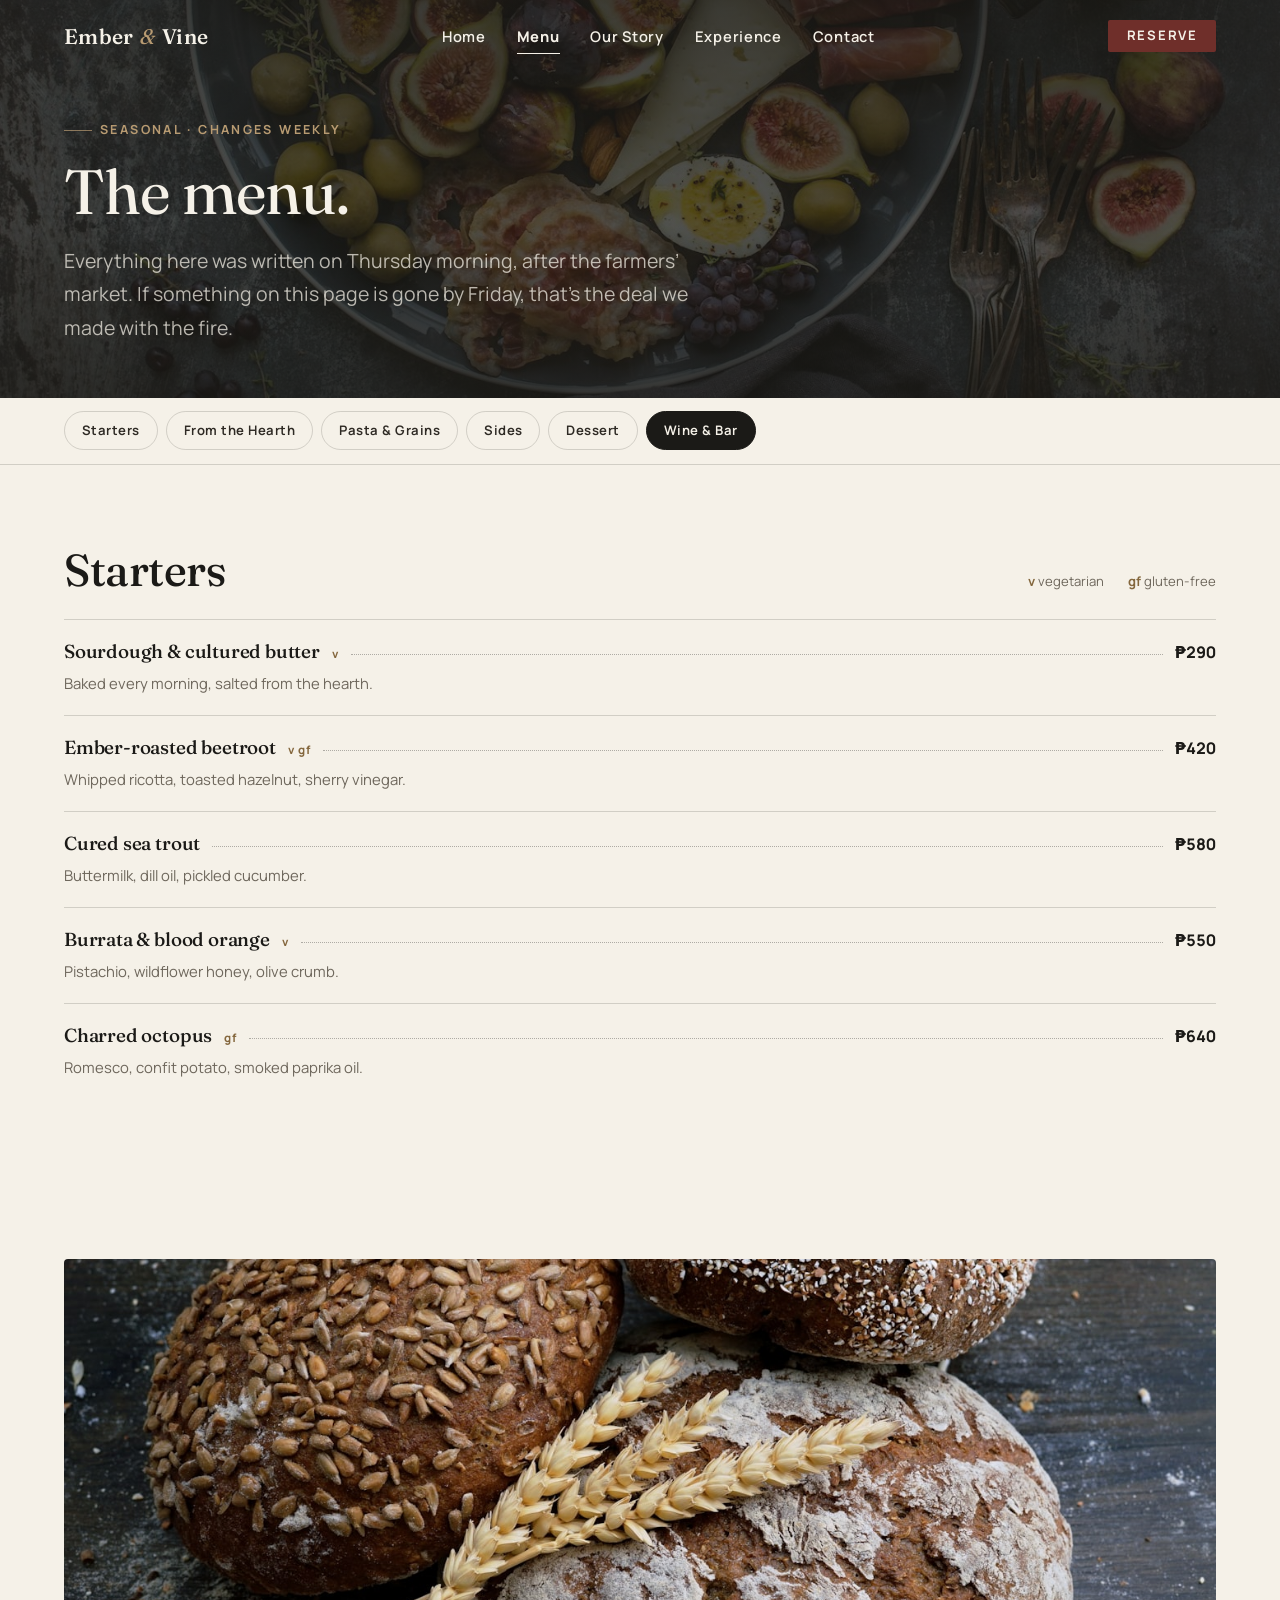
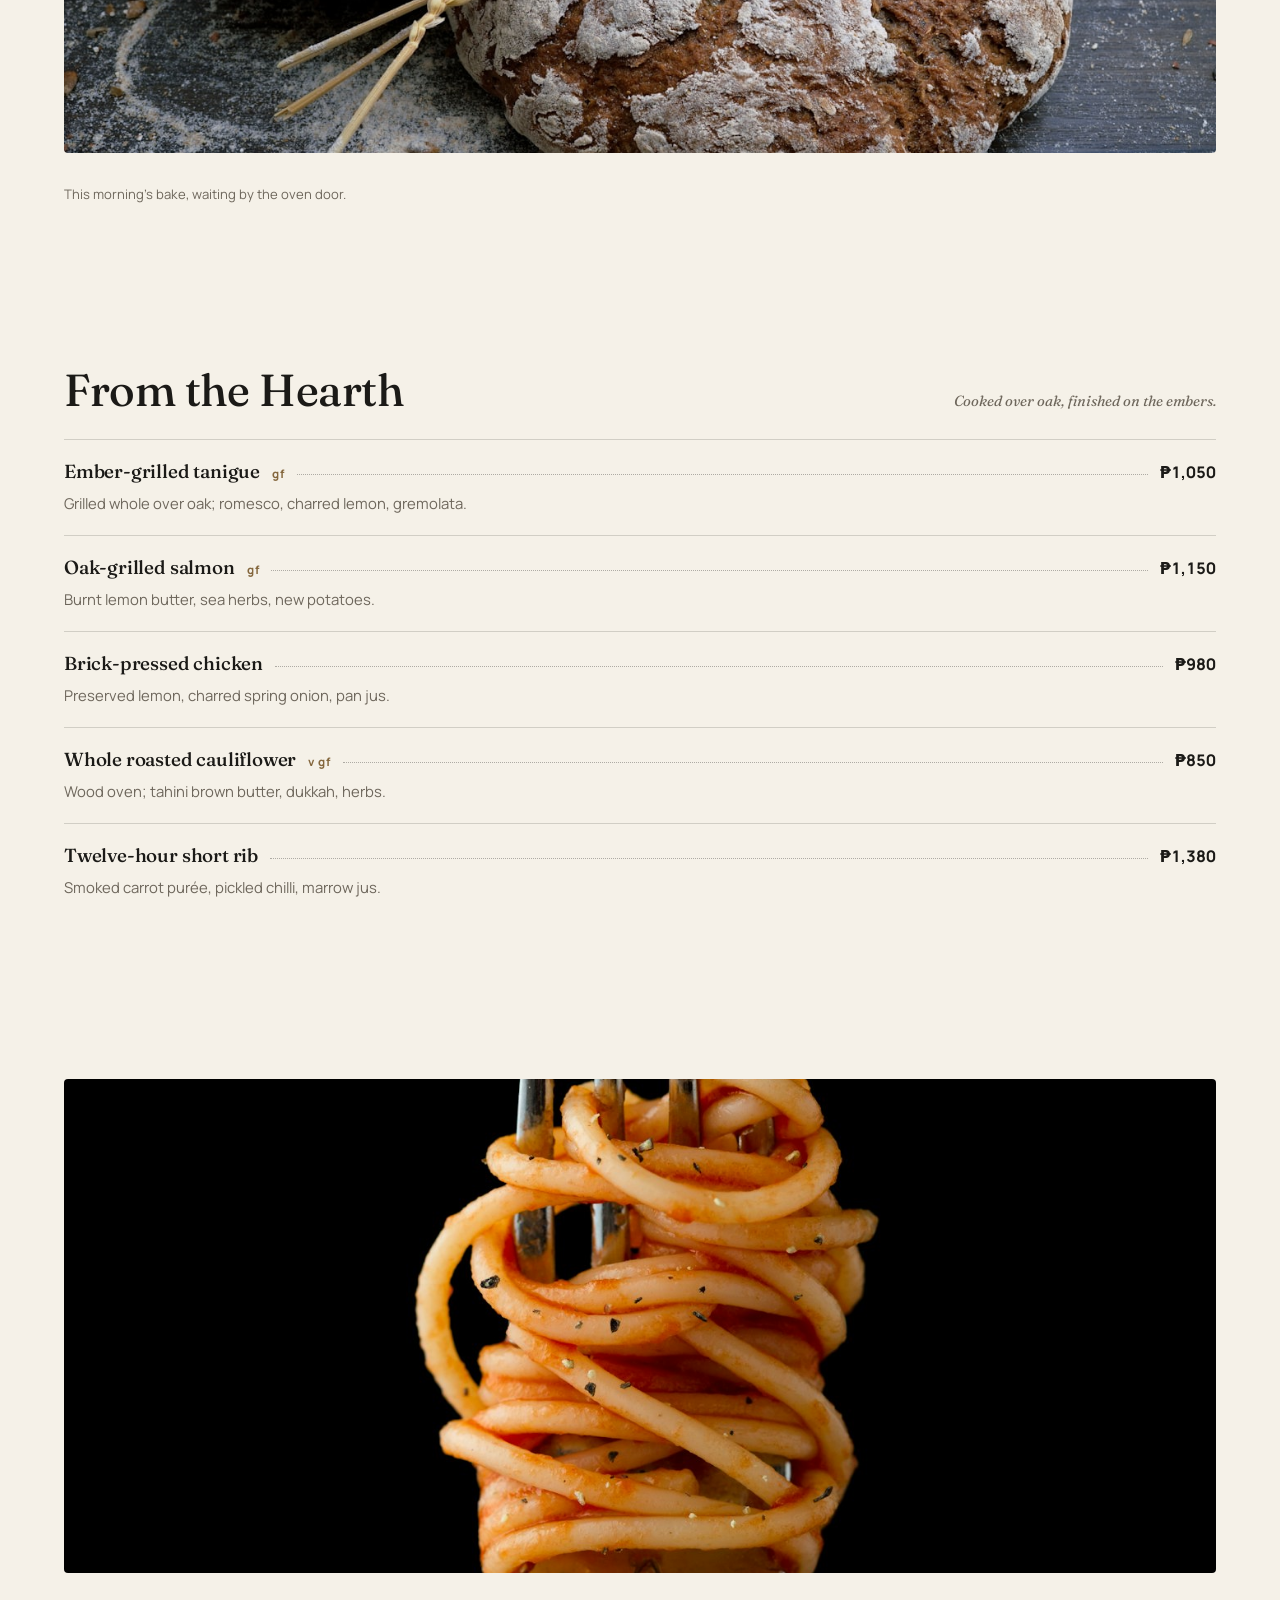
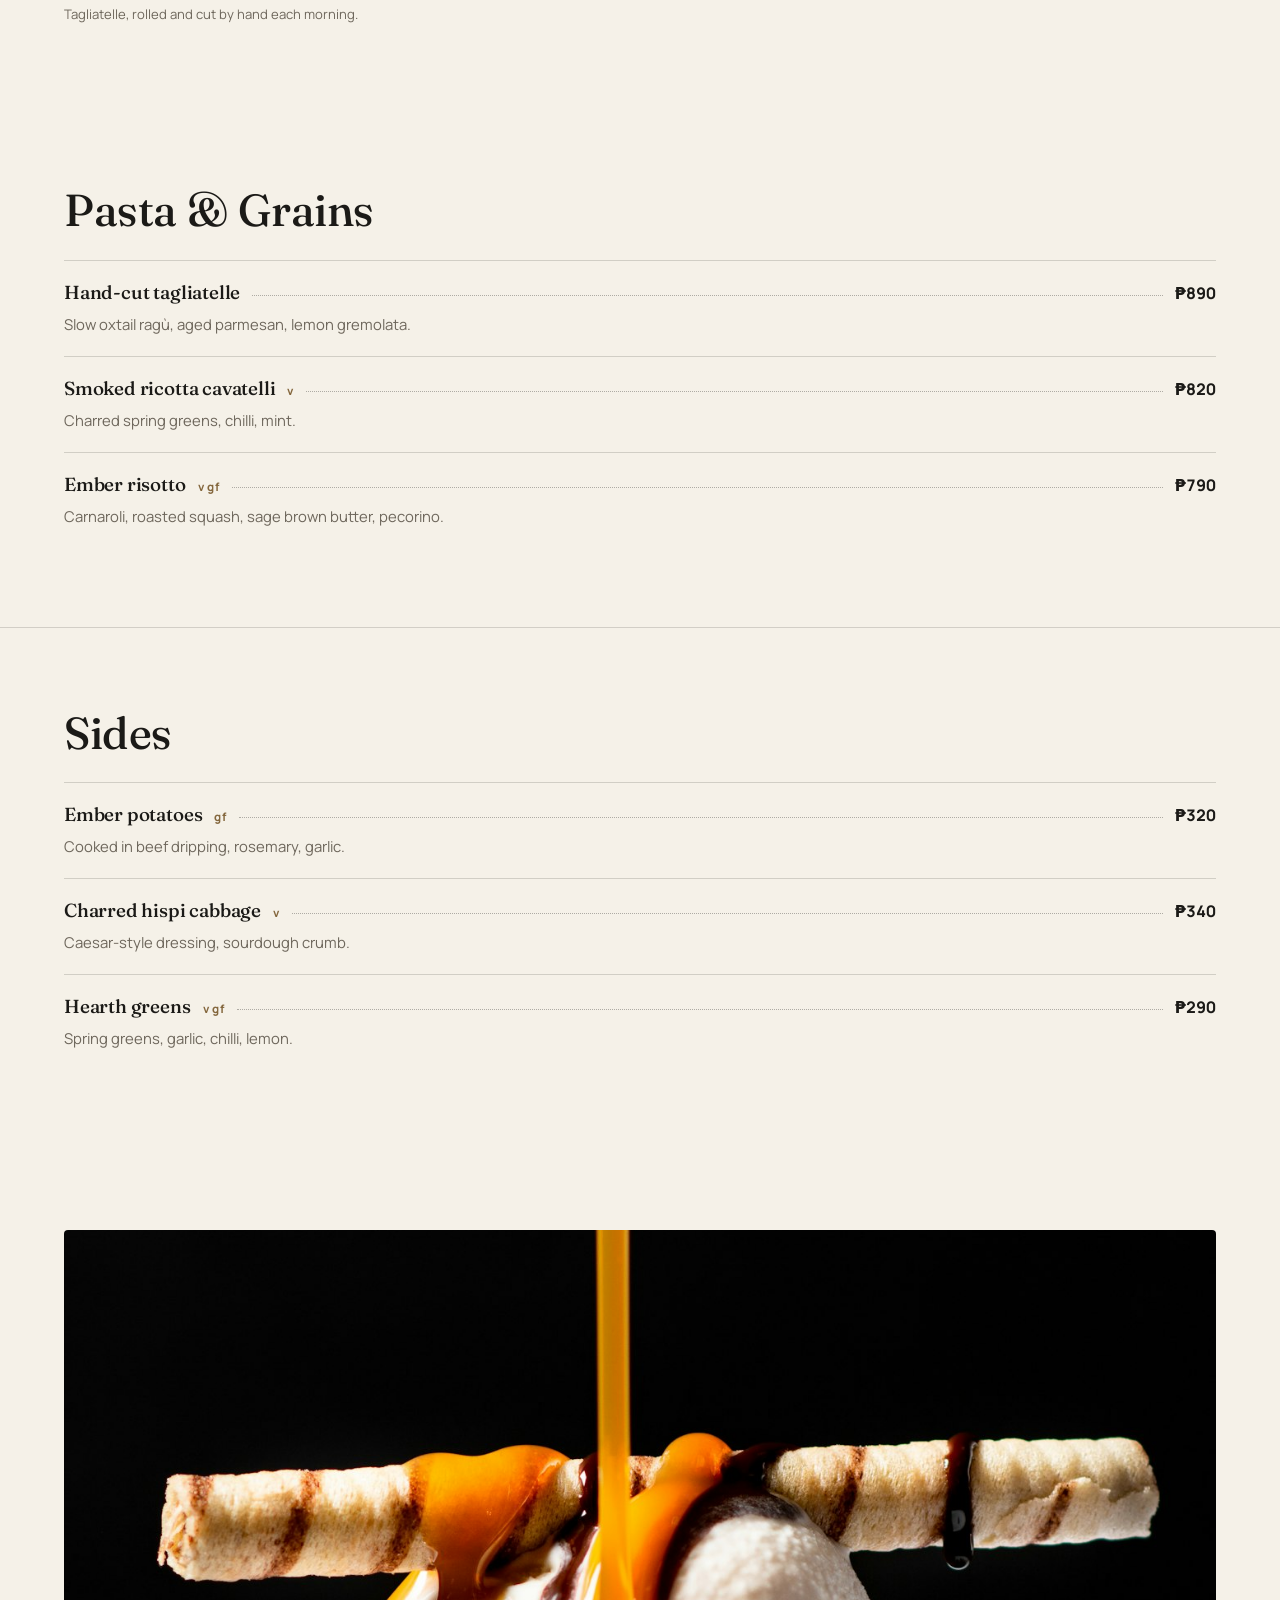
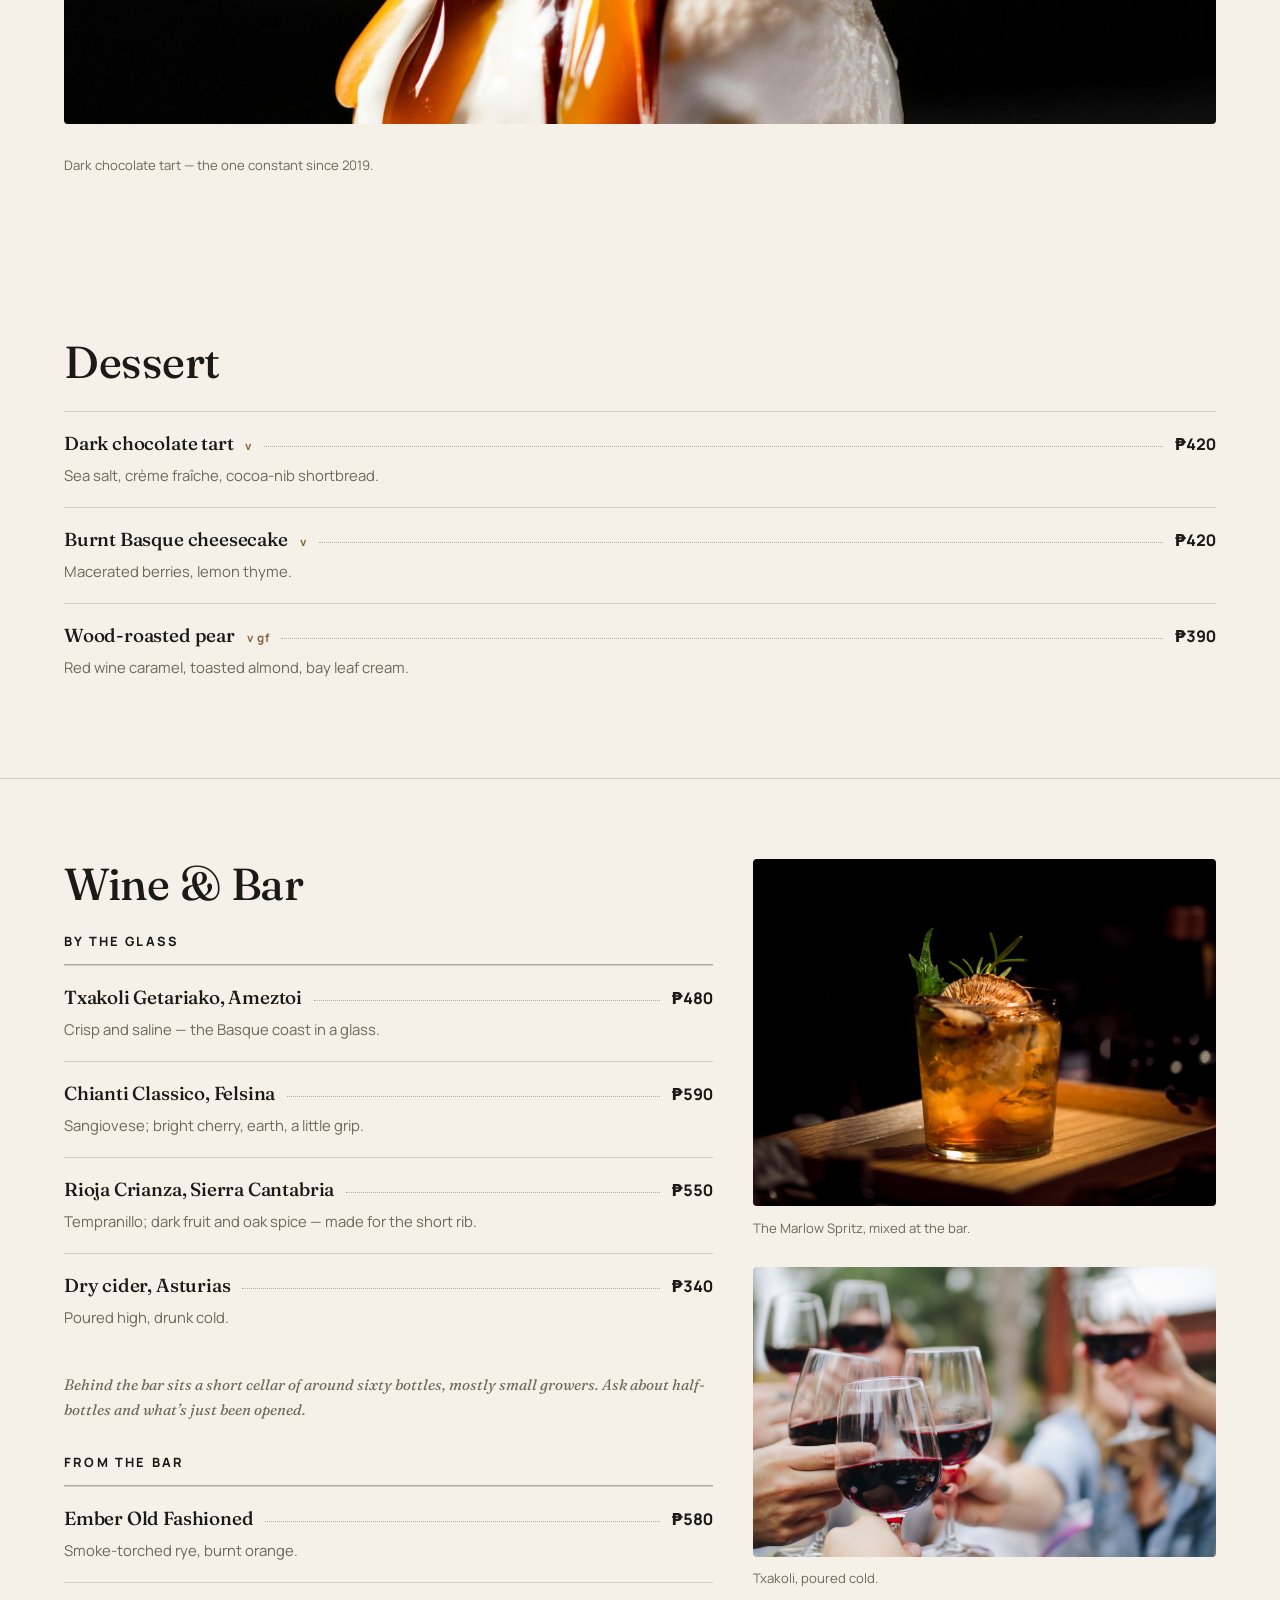
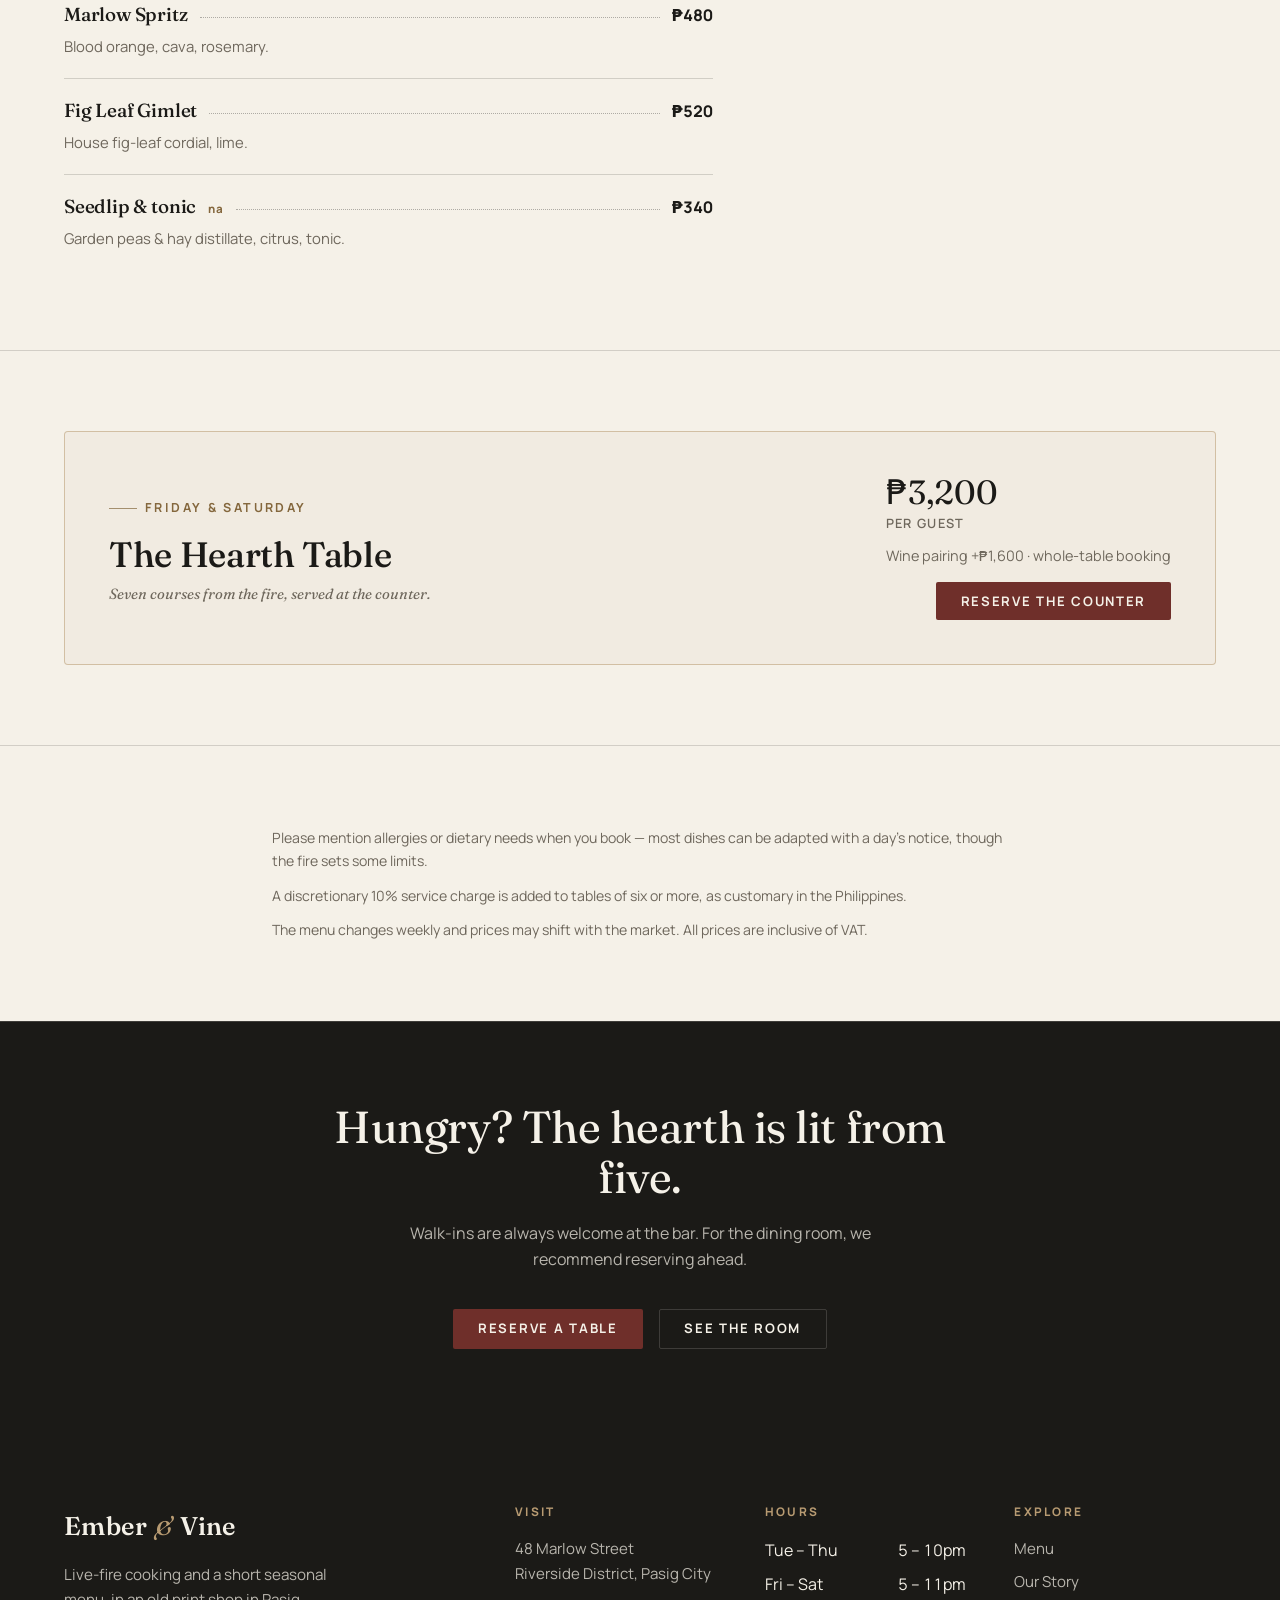
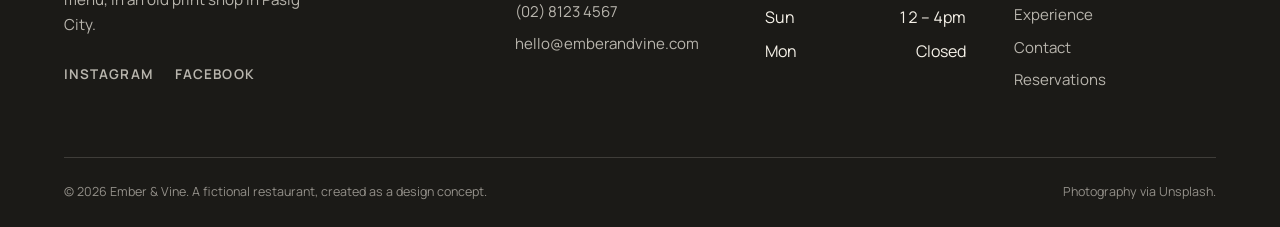
<file: public/restaurant-demo/menu.html>
<!DOCTYPE html>
<html lang="en">
<head>
  <meta charset="UTF-8">
  <meta name="viewport" content="width=device-width, initial-scale=1.0">
  <title>The Menu — Ember &amp; Vine</title>
  <meta name="description" content="A short, seasonal menu cooked over oak embers. Starters, hearth plates, hand-cut pasta, dessert, and a considered wine list. Open Tuesday to Saturday from 5pm.">
  <link rel="icon" type="image/svg+xml" href="assets/icons/favicon.svg">
  <link rel="stylesheet" href="css/style.css">
  <script>document.documentElement.classList.add("js");</script>
  <script src="js/main.js" defer></script>
</head>
<body>

  <a class="skip-link" href="#main">Skip to content</a>

  <header class="site-header">
    <div class="container header-inner">
      <a class="brand" href="index.html">Ember <em>&amp;</em> Vine</a>
      <nav class="primary-nav" aria-label="Primary">
        <ul>
          <li><a class="nav-link" href="index.html">Home</a></li>
          <li><a class="nav-link" aria-current="page" href="menu.html">Menu</a></li>
          <li><a class="nav-link" href="story.html">Our Story</a></li>
          <li><a class="nav-link" href="experience.html">Experience</a></li>
          <li><a class="nav-link" href="contact.html">Contact</a></li>
        </ul>
      </nav>
      <div class="header-actions">
        <a class="btn btn-primary header-cta" href="contact.html#reserve">Reserve</a>
        <button class="nav-toggle" type="button" aria-expanded="false" aria-controls="mnav" aria-label="Open menu">
          <span></span><span></span>
        </button>
      </div>
    </div>
  </header>

  <div class="mnav" id="mnav">
    <nav aria-label="Mobile">
      <ul class="mnav-links">
        <li><a href="index.html">Home</a></li>
        <li><a aria-current="page" href="menu.html">Menu</a></li>
        <li><a href="story.html">Our Story</a></li>
        <li><a href="experience.html">Experience</a></li>
        <li><a href="contact.html">Contact</a></li>
      </ul>
    </nav>
    <p class="mnav-meta">
      <strong><a href="tel:+63281234567">(02) 8123 4567</a></strong>
      <span>48 Marlow Street, Riverside District, Pasig City</span>
      <span>Tuesday – Saturday, from 5pm</span>
    </p>
  </div>

  <main id="main">

    <!-- PAGE HERO -->
    <section class="page-hero">
      <div class="page-hero-media" aria-hidden="true">
        <img src="assets/images/platter-figs.jpg" alt="" loading="eager" decoding="async">
      </div>
      <div class="container page-hero-inner">
        <p class="eyebrow">Seasonal &middot; Changes Weekly</p>
        <h1>The menu.</h1>
        <p class="lede">Everything here was written on Thursday morning, after the farmers&rsquo; market. If something on this page is gone by Friday, that&rsquo;s the deal we made with the fire.</p>
      </div>
    </section>

    <!-- CATEGORY NAV -->
    <div class="menu-chips-wrap">
      <div class="container">
        <nav class="menu-chips" aria-label="Menu sections">
          <a class="chip is-active" href="#starters">Starters</a>
          <a class="chip" href="#hearth">From the Hearth</a>
          <a class="chip" href="#pasta">Pasta &amp; Grains</a>
          <a class="chip" href="#sides">Sides</a>
          <a class="chip" href="#dessert">Dessert</a>
          <a class="chip" href="#drinks">Wine &amp; Bar</a>
        </nav>
      </div>
    </div>

    <!-- STARTERS -->
    <section id="starters" class="menu-category" aria-labelledby="h-starters">
      <div class="container">
        <div class="mc-head" data-reveal>
          <h2 id="h-starters">Starters</h2>
          <div class="diet-legend" aria-label="Dietary key">
            <span><b>v</b> vegetarian</span>
            <span><b>gf</b> gluten-free</span>
          </div>
        </div>
        <div class="dish-list" data-reveal>
          <div class="dish">
            <div class="dish-head">
              <h3 class="dish-name">Sourdough &amp; cultured butter</h3>
              <span class="dish-tags">v</span>
              <span class="dish-leader" aria-hidden="true"></span>
              <span class="dish-price price">&#8369;290</span>
            </div>
            <p class="dish-desc">Baked every morning, salted from the hearth.</p>
          </div>
          <div class="dish">
            <div class="dish-head">
              <h3 class="dish-name">Ember-roasted beetroot</h3>
              <span class="dish-tags">v gf</span>
              <span class="dish-leader" aria-hidden="true"></span>
              <span class="dish-price price">&#8369;420</span>
            </div>
            <p class="dish-desc">Whipped ricotta, toasted hazelnut, sherry vinegar.</p>
          </div>
          <div class="dish">
            <div class="dish-head">
              <h3 class="dish-name">Cured sea trout</h3>
              <span class="dish-leader" aria-hidden="true"></span>
              <span class="dish-price price">&#8369;580</span>
            </div>
            <p class="dish-desc">Buttermilk, dill oil, pickled cucumber.</p>
          </div>
          <div class="dish">
            <div class="dish-head">
              <h3 class="dish-name">Burrata &amp; blood orange</h3>
              <span class="dish-tags">v</span>
              <span class="dish-leader" aria-hidden="true"></span>
              <span class="dish-price price">&#8369;550</span>
            </div>
            <p class="dish-desc">Pistachio, wildflower honey, olive crumb.</p>
          </div>
          <div class="dish">
            <div class="dish-head">
              <h3 class="dish-name">Charred octopus</h3>
              <span class="dish-tags">gf</span>
              <span class="dish-leader" aria-hidden="true"></span>
              <span class="dish-price price">&#8369;640</span>
            </div>
            <p class="dish-desc">Romesco, confit potato, smoked paprika oil.</p>
          </div>
        </div>
      </div>
    </section>

    <!-- INTERLUDE -->
    <figure class="menu-interlude container" data-reveal>
      <img src="assets/images/bread.jpg" alt="Torn sourdough with cultured butter on a linen cloth" loading="lazy" decoding="async">
      <figcaption>This morning&rsquo;s bake, waiting by the oven door.</figcaption>
    </figure>

    <!-- FROM THE HEARTH -->
    <section id="hearth" class="menu-category" aria-labelledby="h-hearth">
      <div class="container">
        <div class="mc-head" data-reveal>
          <h2 id="h-hearth">From the Hearth</h2>
          <p class="mc-note">Cooked over oak, finished on the embers.</p>
        </div>
        <div class="dish-list" data-reveal>
          <div class="dish">
            <div class="dish-head">
              <h3 class="dish-name">Ember-grilled tanigue</h3>
              <span class="dish-tags">gf</span>
              <span class="dish-leader" aria-hidden="true"></span>
              <span class="dish-price price">&#8369;1,050</span>
            </div>
            <p class="dish-desc">Grilled whole over oak; romesco, charred lemon, gremolata.</p>
          </div>
          <div class="dish">
            <div class="dish-head">
              <h3 class="dish-name">Oak-grilled salmon</h3>
              <span class="dish-tags">gf</span>
              <span class="dish-leader" aria-hidden="true"></span>
              <span class="dish-price price">&#8369;1,150</span>
            </div>
            <p class="dish-desc">Burnt lemon butter, sea herbs, new potatoes.</p>
          </div>
          <div class="dish">
            <div class="dish-head">
              <h3 class="dish-name">Brick-pressed chicken</h3>
              <span class="dish-leader" aria-hidden="true"></span>
              <span class="dish-price price">&#8369;980</span>
            </div>
            <p class="dish-desc">Preserved lemon, charred spring onion, pan jus.</p>
          </div>
          <div class="dish">
            <div class="dish-head">
              <h3 class="dish-name">Whole roasted cauliflower</h3>
              <span class="dish-tags">v gf</span>
              <span class="dish-leader" aria-hidden="true"></span>
              <span class="dish-price price">&#8369;850</span>
            </div>
            <p class="dish-desc">Wood oven; tahini brown butter, dukkah, herbs.</p>
          </div>
          <div class="dish">
            <div class="dish-head">
              <h3 class="dish-name">Twelve-hour short rib</h3>
              <span class="dish-leader" aria-hidden="true"></span>
              <span class="dish-price price">&#8369;1,380</span>
            </div>
            <p class="dish-desc">Smoked carrot purée, pickled chilli, marrow jus.</p>
          </div>
        </div>
      </div>
    </section>

    <!-- INTERLUDE -->
    <figure class="menu-interlude container" data-reveal>
      <img src="assets/images/detail-pasta.jpg" alt="Close-up of hand-cut tagliatelle dressed with oxtail ragù" loading="lazy" decoding="async">
      <figcaption>Tagliatelle, rolled and cut by hand each morning.</figcaption>
    </figure>

    <!-- PASTA & GRAINS -->
    <section id="pasta" class="menu-category" aria-labelledby="h-pasta">
      <div class="container">
        <div class="mc-head" data-reveal>
          <h2 id="h-pasta">Pasta &amp; Grains</h2>
        </div>
        <div class="dish-list" data-reveal>
          <div class="dish">
            <div class="dish-head">
              <h3 class="dish-name">Hand-cut tagliatelle</h3>
              <span class="dish-leader" aria-hidden="true"></span>
              <span class="dish-price price">&#8369;890</span>
            </div>
            <p class="dish-desc">Slow oxtail ragù, aged parmesan, lemon gremolata.</p>
          </div>
          <div class="dish">
            <div class="dish-head">
              <h3 class="dish-name">Smoked ricotta cavatelli</h3>
              <span class="dish-tags">v</span>
              <span class="dish-leader" aria-hidden="true"></span>
              <span class="dish-price price">&#8369;820</span>
            </div>
            <p class="dish-desc">Charred spring greens, chilli, mint.</p>
          </div>
          <div class="dish">
            <div class="dish-head">
              <h3 class="dish-name">Ember risotto</h3>
              <span class="dish-tags">v gf</span>
              <span class="dish-leader" aria-hidden="true"></span>
              <span class="dish-price price">&#8369;790</span>
            </div>
            <p class="dish-desc">Carnaroli, roasted squash, sage brown butter, pecorino.</p>
          </div>
        </div>
      </div>
    </section>

    <!-- SIDES -->
    <section id="sides" class="menu-category" aria-labelledby="h-sides">
      <div class="container">
        <div class="mc-head" data-reveal>
          <h2 id="h-sides">Sides</h2>
        </div>
        <div class="dish-list" data-reveal>
          <div class="dish">
            <div class="dish-head">
              <h3 class="dish-name">Ember potatoes</h3>
              <span class="dish-tags">gf</span>
              <span class="dish-leader" aria-hidden="true"></span>
              <span class="dish-price price">&#8369;320</span>
            </div>
            <p class="dish-desc">Cooked in beef dripping, rosemary, garlic.</p>
          </div>
          <div class="dish">
            <div class="dish-head">
              <h3 class="dish-name">Charred hispi cabbage</h3>
              <span class="dish-tags">v</span>
              <span class="dish-leader" aria-hidden="true"></span>
              <span class="dish-price price">&#8369;340</span>
            </div>
            <p class="dish-desc">Caesar-style dressing, sourdough crumb.</p>
          </div>
          <div class="dish">
            <div class="dish-head">
              <h3 class="dish-name">Hearth greens</h3>
              <span class="dish-tags">v gf</span>
              <span class="dish-leader" aria-hidden="true"></span>
              <span class="dish-price price">&#8369;290</span>
            </div>
            <p class="dish-desc">Spring greens, garlic, chilli, lemon.</p>
          </div>
        </div>
      </div>
    </section>

    <!-- INTERLUDE -->
    <figure class="menu-interlude container" data-reveal>
      <img src="assets/images/dessert.jpg" alt="Slice of dark chocolate tart with sea salt" loading="lazy" decoding="async">
      <figcaption>Dark chocolate tart — the one constant since 2019.</figcaption>
    </figure>

    <!-- DESSERT -->
    <section id="dessert" class="menu-category" aria-labelledby="h-dessert">
      <div class="container">
        <div class="mc-head" data-reveal>
          <h2 id="h-dessert">Dessert</h2>
        </div>
        <div class="dish-list" data-reveal>
          <div class="dish">
            <div class="dish-head">
              <h3 class="dish-name">Dark chocolate tart</h3>
              <span class="dish-tags">v</span>
              <span class="dish-leader" aria-hidden="true"></span>
              <span class="dish-price price">&#8369;420</span>
            </div>
            <p class="dish-desc">Sea salt, crème fraîche, cocoa-nib shortbread.</p>
          </div>
          <div class="dish">
            <div class="dish-head">
              <h3 class="dish-name">Burnt Basque cheesecake</h3>
              <span class="dish-tags">v</span>
              <span class="dish-leader" aria-hidden="true"></span>
              <span class="dish-price price">&#8369;420</span>
            </div>
            <p class="dish-desc">Macerated berries, lemon thyme.</p>
          </div>
          <div class="dish">
            <div class="dish-head">
              <h3 class="dish-name">Wood-roasted pear</h3>
              <span class="dish-tags">v gf</span>
              <span class="dish-leader" aria-hidden="true"></span>
              <span class="dish-price price">&#8369;390</span>
            </div>
            <p class="dish-desc">Red wine caramel, toasted almond, bay leaf cream.</p>
          </div>
        </div>
      </div>
    </section>

    <!-- WINE & BAR -->
    <section id="drinks" class="menu-category" aria-labelledby="h-drinks">
      <div class="container drinks-split">
        <div>
          <div class="mc-head" data-reveal>
            <h2 id="h-drinks">Wine &amp; Bar</h2>
          </div>
          <h3 class="label-rule" data-reveal>By the Glass</h3>
          <div class="dish-list" data-reveal>
            <div class="dish">
              <div class="dish-head">
                <h3 class="dish-name">Txakoli Getariako, Ameztoi</h3>
                <span class="dish-leader" aria-hidden="true"></span>
                <span class="dish-price price">&#8369;480</span>
              </div>
              <p class="dish-desc">Crisp and saline — the Basque coast in a glass.</p>
            </div>
            <div class="dish">
              <div class="dish-head">
                <h3 class="dish-name">Chianti Classico, Felsina</h3>
                <span class="dish-leader" aria-hidden="true"></span>
                <span class="dish-price price">&#8369;590</span>
              </div>
              <p class="dish-desc">Sangiovese; bright cherry, earth, a little grip.</p>
            </div>
            <div class="dish">
              <div class="dish-head">
                <h3 class="dish-name">Rioja Crianza, Sierra Cantabria</h3>
                <span class="dish-leader" aria-hidden="true"></span>
                <span class="dish-price price">&#8369;550</span>
              </div>
              <p class="dish-desc">Tempranillo; dark fruit and oak spice — made for the short rib.</p>
            </div>
            <div class="dish">
              <div class="dish-head">
                <h3 class="dish-name">Dry cider, Asturias</h3>
                <span class="dish-leader" aria-hidden="true"></span>
                <span class="dish-price price">&#8369;340</span>
              </div>
              <p class="dish-desc">Poured high, drunk cold.</p>
            </div>
          </div>
          <p class="cellar-note u-mt-md" data-reveal>Behind the bar sits a short cellar of around sixty bottles, mostly small growers. Ask about half-bottles and what&rsquo;s just been opened.</p>
          <h3 class="label-rule u-mt-lg" data-reveal>From the Bar</h3>
          <div class="dish-list" data-reveal>
            <div class="dish">
              <div class="dish-head">
                <h3 class="dish-name">Ember Old Fashioned</h3>
                <span class="dish-leader" aria-hidden="true"></span>
                <span class="dish-price price">&#8369;580</span>
              </div>
              <p class="dish-desc">Smoke-torched rye, burnt orange.</p>
            </div>
            <div class="dish">
              <div class="dish-head">
                <h3 class="dish-name">Marlow Spritz</h3>
                <span class="dish-leader" aria-hidden="true"></span>
                <span class="dish-price price">&#8369;480</span>
              </div>
              <p class="dish-desc">Blood orange, cava, rosemary.</p>
            </div>
            <div class="dish">
              <div class="dish-head">
                <h3 class="dish-name">Fig Leaf Gimlet</h3>
                <span class="dish-leader" aria-hidden="true"></span>
                <span class="dish-price price">&#8369;520</span>
              </div>
              <p class="dish-desc">House fig-leaf cordial, lime.</p>
            </div>
            <div class="dish">
              <div class="dish-head">
                <h3 class="dish-name">Seedlip &amp; tonic</h3>
                <span class="dish-tags">na</span>
                <span class="dish-leader" aria-hidden="true"></span>
                <span class="dish-price price">&#8369;340</span>
              </div>
              <p class="dish-desc">Garden peas &amp; hay distillate, citrus, tonic.</p>
            </div>
          </div>
        </div>
        <aside class="drinks-stack" data-reveal data-reveal-delay="140">
          <figure>
            <img src="assets/images/drink-cocktail.jpg" alt="A bartender garnishing the Marlow spritz at the bar" loading="lazy" decoding="async">
            <figcaption>The Marlow Spritz, mixed at the bar.</figcaption>
          </figure>
          <figure>
            <img src="assets/images/wine-glass.jpg" alt="A glass of cold white wine catching the evening light" loading="lazy" decoding="async">
            <figcaption>Txakoli, poured cold.</figcaption>
          </figure>
        </aside>
      </div>
    </section>

    <!-- TASTING PANEL -->
    <section class="section-sm rule-top" aria-label="Tasting menu">
      <div class="container">
        <div class="tasting-panel" data-reveal>
          <div>
            <p class="eyebrow">Friday &amp; Saturday</p>
            <h2 class="u-mt-sm">The Hearth Table</h2>
            <p class="mc-note u-mt-xs">Seven courses from the fire, served at the counter.</p>
          </div>
          <div class="tasting-side">
            <p class="tasting-price">&#8369;3,200 <small>per guest</small></p>
            <p class="tasting-extra">Wine pairing +&#8369;1,600 &middot; whole-table booking</p>
            <a class="btn btn-primary" href="contact.html#reserve">Reserve the Counter</a>
          </div>
        </div>
      </div>
    </section>

    <!-- SMALL PRINT -->
    <section class="section-sm rule-top">
      <div class="container fineprint" data-reveal>
        <p>Please mention allergies or dietary needs when you book — most dishes can be adapted with a day&rsquo;s notice, though the fire sets some limits.</p>
        <p>A discretionary 10% service charge is added to tables of six or more, as customary in the Philippines.</p>
        <p>The menu changes weekly and prices may shift with the market. All prices are inclusive of VAT.</p>
      </div>
    </section>

    <!-- CTA -->
    <section class="section-sm cta-band on-dark rule-top">
      <div class="container" data-reveal>
        <h2>Hungry? The hearth is lit from five.</h2>
        <p>Walk-ins are always welcome at the bar. For the dining room, we recommend reserving ahead.</p>
        <div class="cta-actions">
          <a class="btn btn-primary" href="contact.html#reserve">Reserve a Table</a>
          <a class="btn btn-ghost-light" href="experience.html">See the Room</a>
        </div>
      </div>
    </section>

  </main>

  <footer class="site-footer on-dark">
    <div class="container">
      <div class="footer-grid">
        <div class="footer-brand">
          <a class="brand" href="index.html">Ember <em>&amp;</em> Vine</a>
          <p class="footer-tag">Live-fire cooking and a short seasonal menu, in an old print shop in Pasig City.</p>
          <ul class="footer-social">
            <li><a href="#" aria-label="Instagram">Instagram</a></li>
            <li><a href="#" aria-label="Facebook">Facebook</a></li>
          </ul>
        </div>
        <div class="footer-col">
          <h3>Visit</h3>
          <address>
            <p>48 Marlow Street<br>Riverside District, Pasig City</p>
          </address>
          <ul>
            <li><a href="tel:+63281234567">(02) 8123 4567</a></li>
            <li><a href="mailto:hello@emberandvine.com">hello@emberandvine.com</a></li>
          </ul>
        </div>
        <div class="footer-col">
          <h3>Hours</h3>
          <div class="footer-hours">
            <div><span>Tue – Thu</span><span>5 – 10pm</span></div>
            <div><span>Fri – Sat</span><span>5 – 11pm</span></div>
            <div><span>Sun</span><span>12 – 4pm</span></div>
            <div><span>Mon</span><span>Closed</span></div>
          </div>
        </div>
        <div class="footer-col">
          <h3>Explore</h3>
          <ul>
            <li><a href="menu.html">Menu</a></li>
            <li><a href="story.html">Our Story</a></li>
            <li><a href="experience.html">Experience</a></li>
            <li><a href="contact.html">Contact</a></li>
            <li><a href="contact.html#reserve">Reservations</a></li>
          </ul>
        </div>
      </div>
      <div class="footer-bottom">
        <p>&copy; <span id="year">2026</span> Ember &amp; Vine. A fictional restaurant, created as a design concept.</p>
        <p>Photography via Unsplash.</p>
      </div>
    </div>
  </footer>

</body>
</html>
</file>
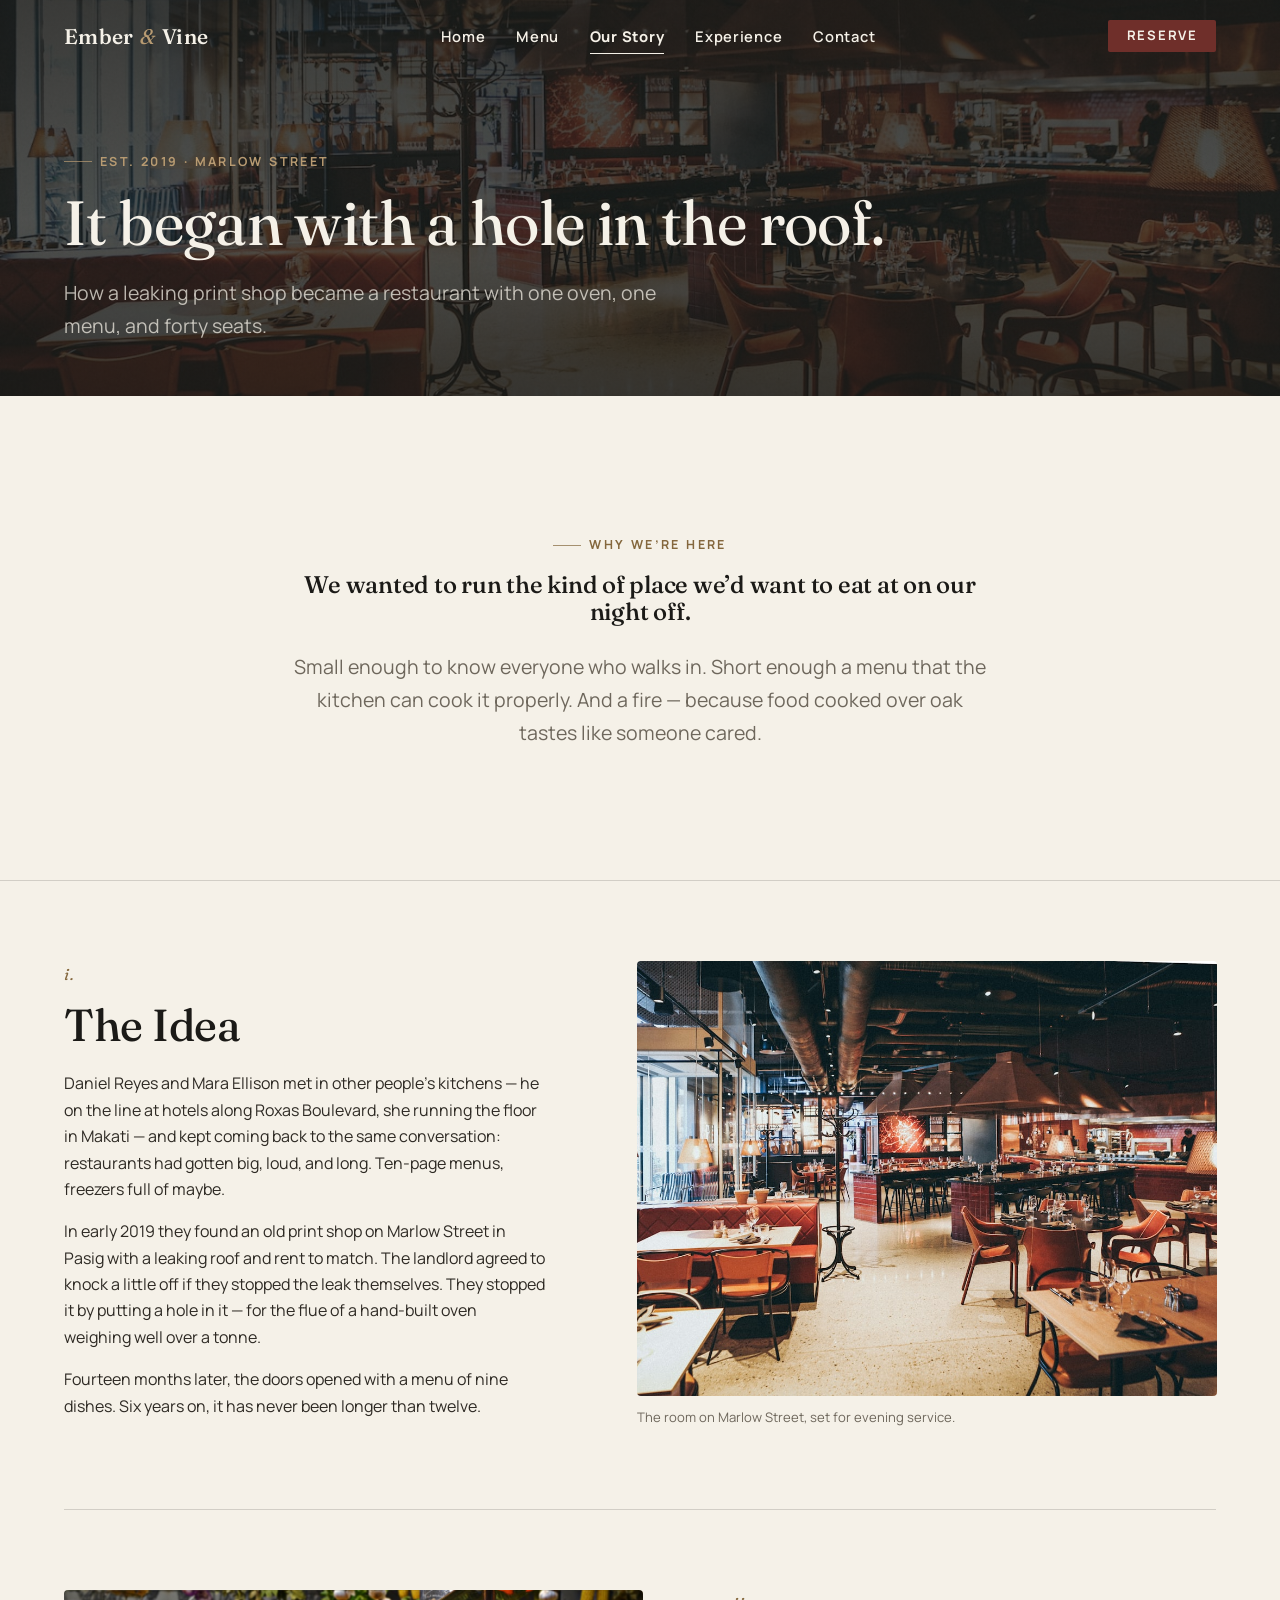
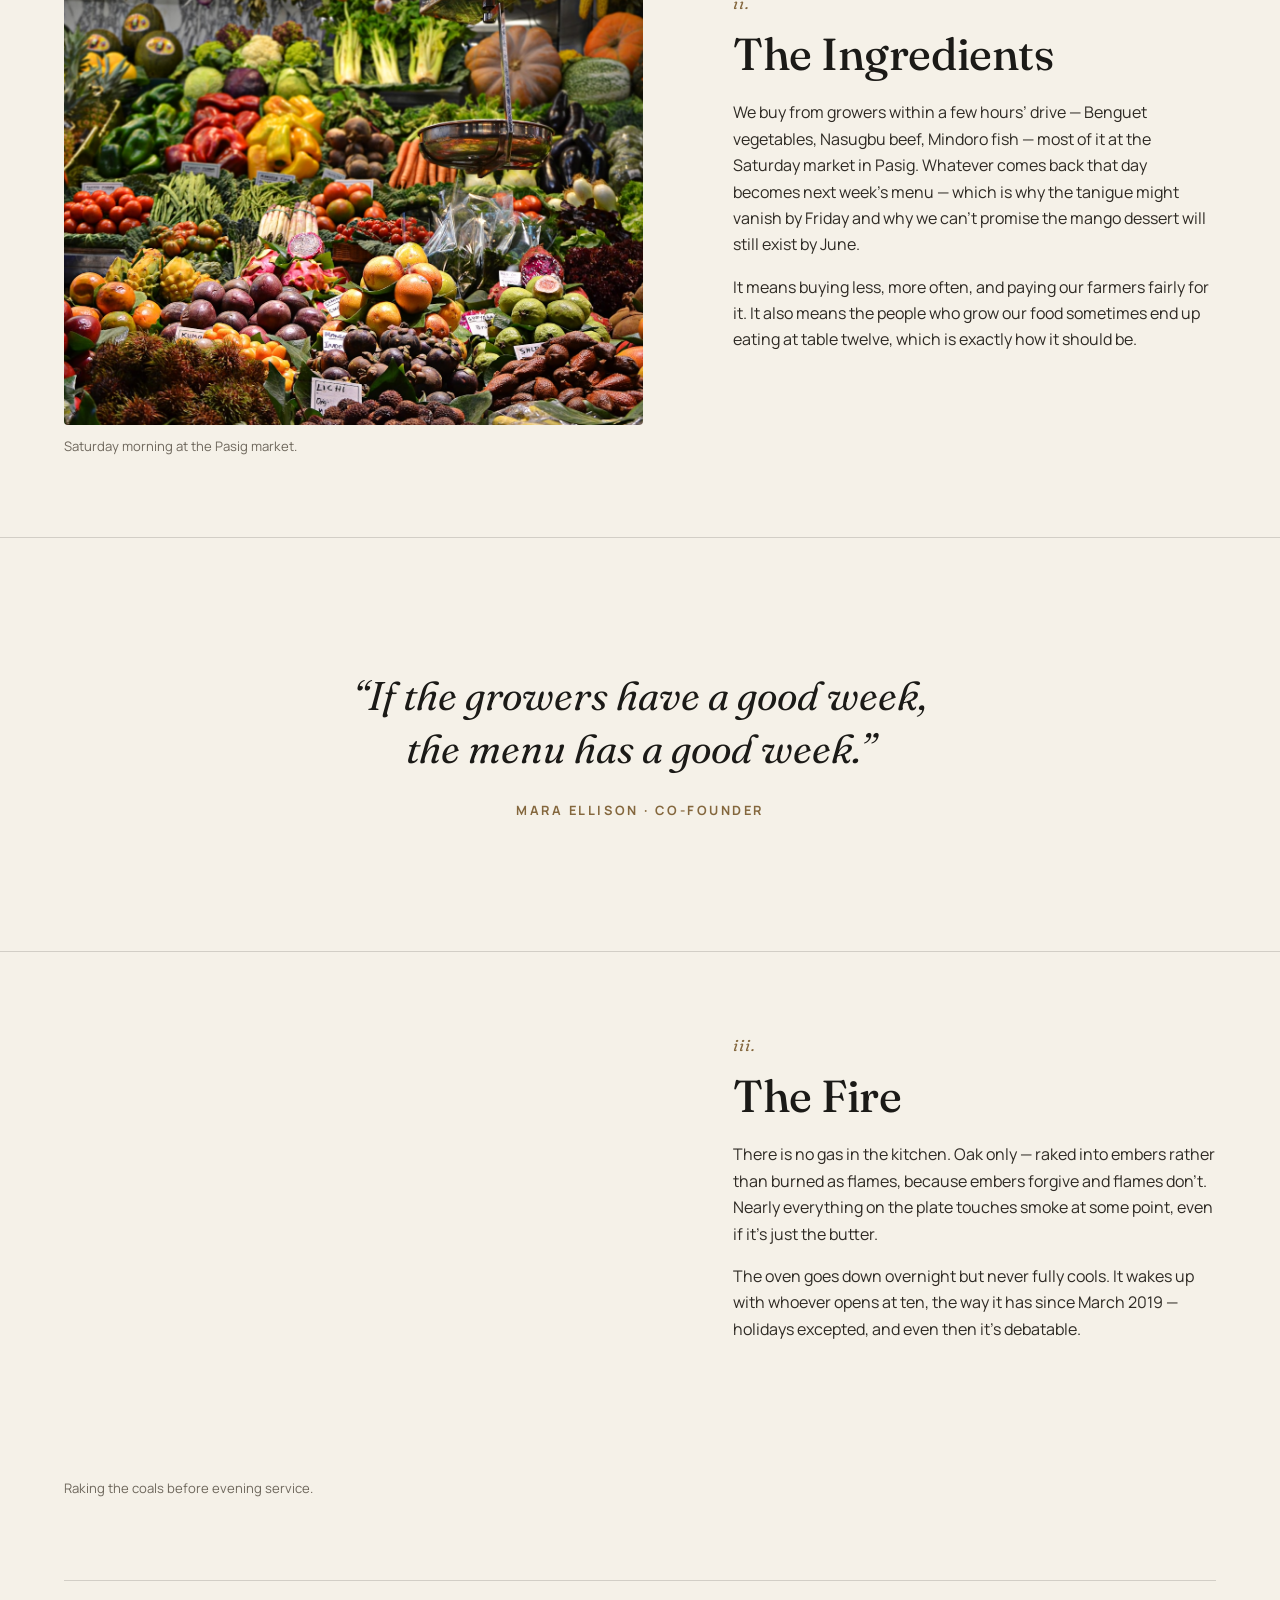
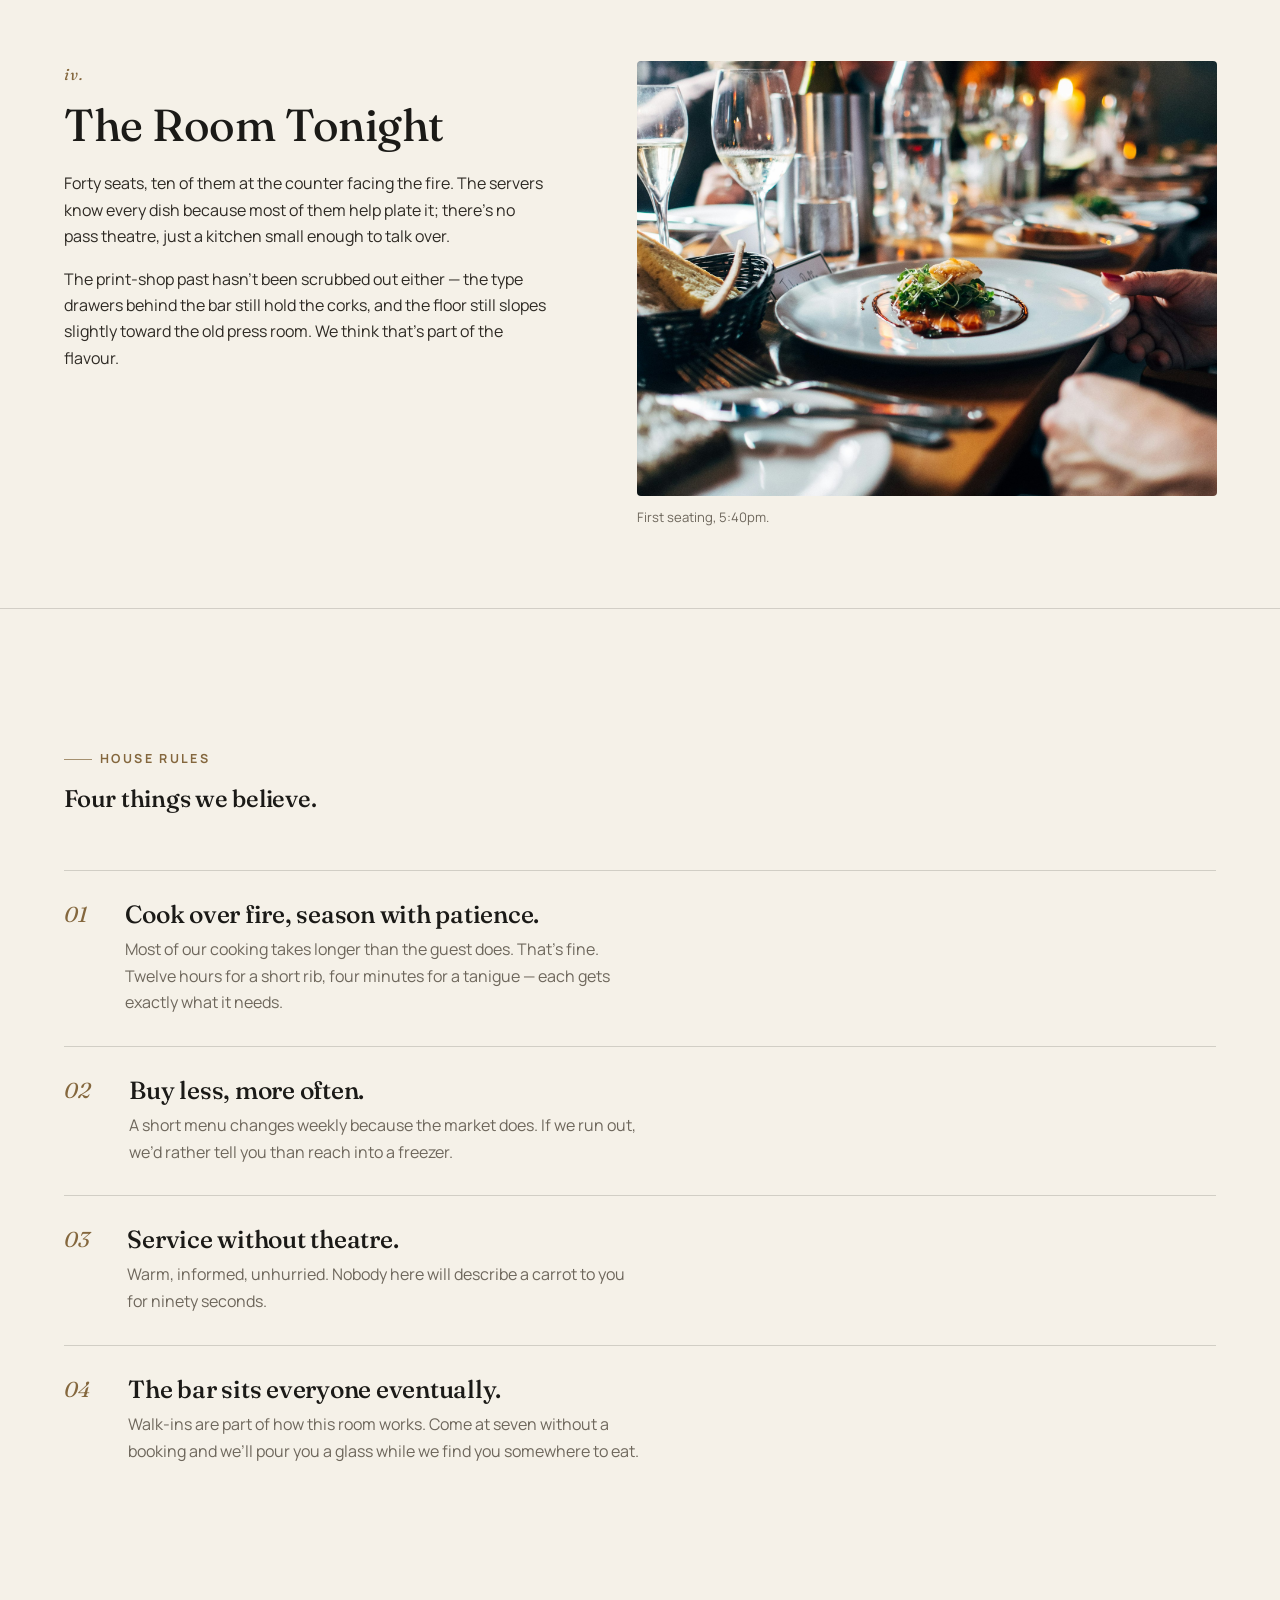
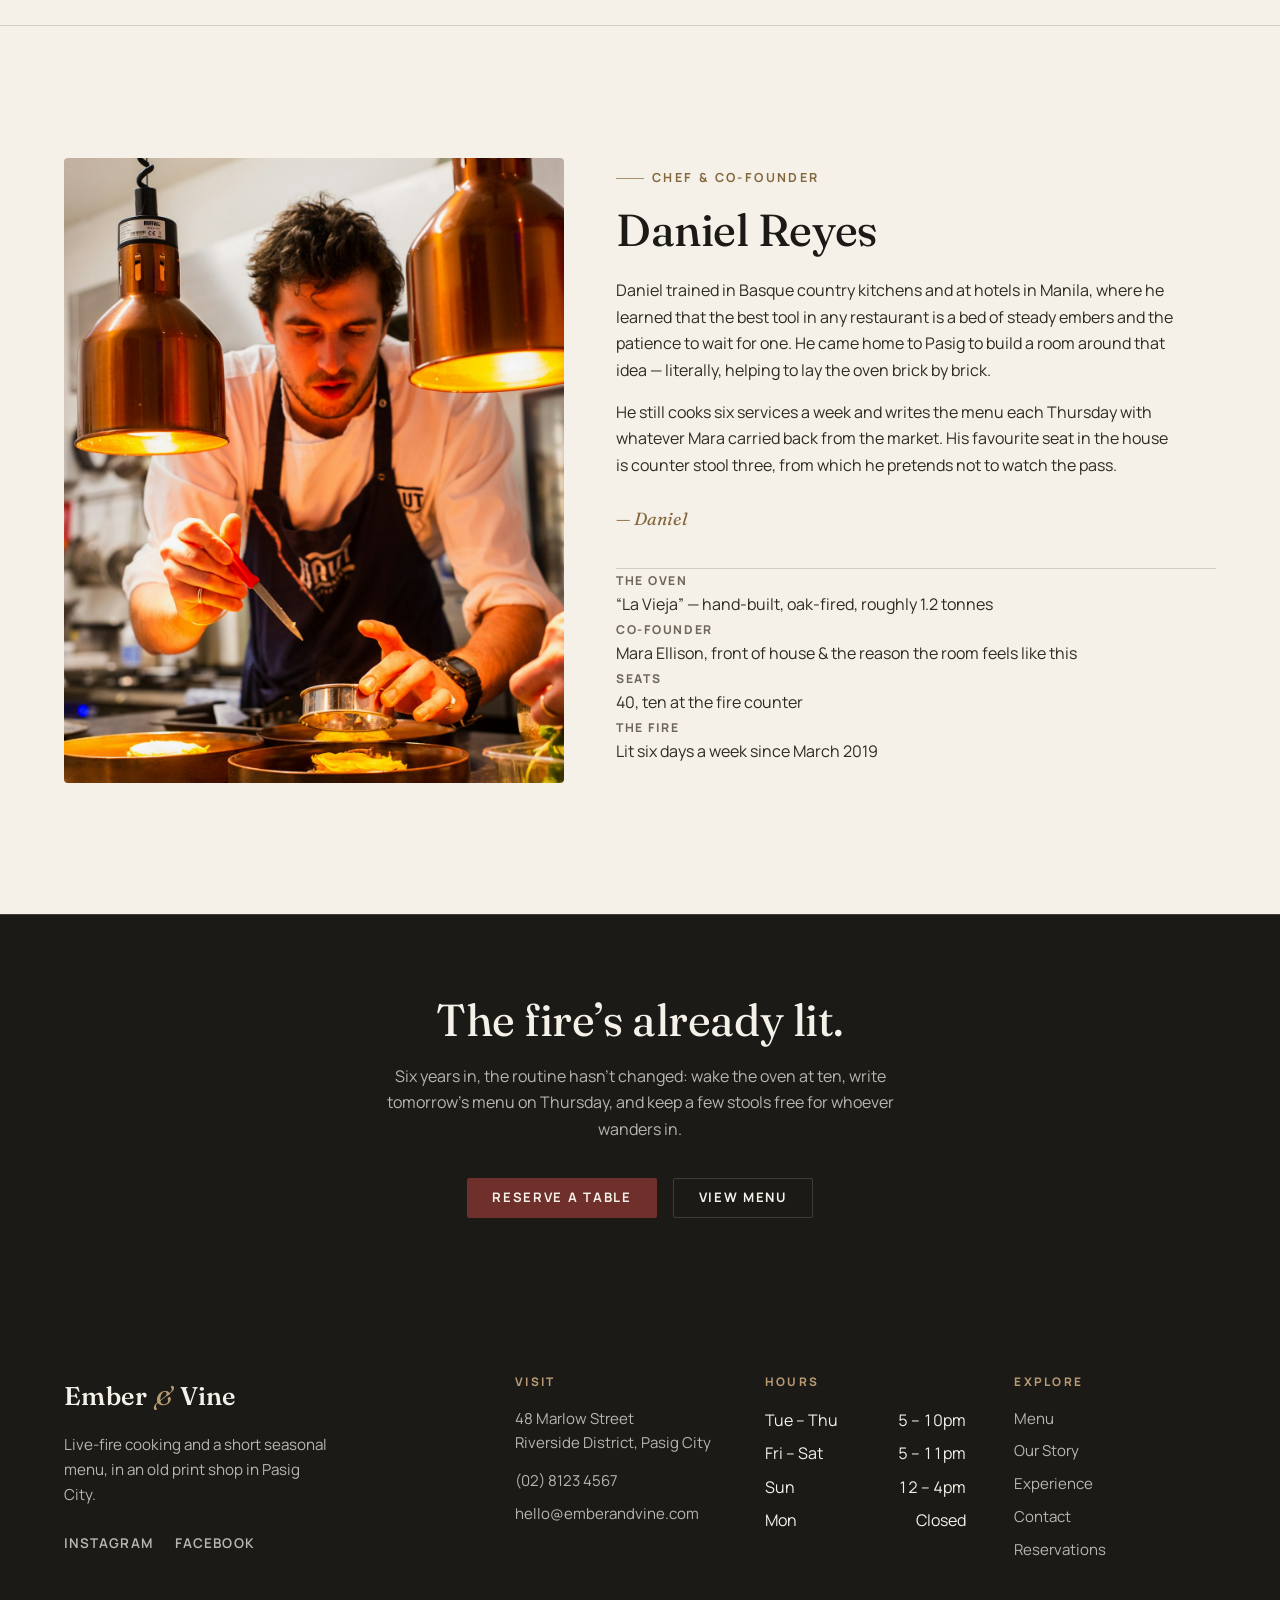
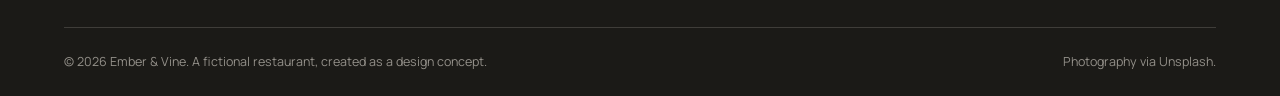
<file: public/restaurant-demo/story.html>
<!DOCTYPE html>
<html lang="en">
<head>
  <meta charset="UTF-8">
  <meta name="viewport" content="width=device-width, initial-scale=1.0">
  <title>Our Story — Ember &amp; Vine</title>
  <meta name="description" content="How an old print shop on Marlow Street became Ember & Vine: one wood-fired oven, forty seats, and a menu written after the growers' market each week.">
  <link rel="icon" type="image/svg+xml" href="assets/icons/favicon.svg">
  <link rel="stylesheet" href="css/style.css">
  <script>document.documentElement.classList.add("js");</script>
  <script src="js/main.js" defer></script>
</head>
<body>

  <a class="skip-link" href="#main">Skip to content</a>

  <header class="site-header">
    <div class="container header-inner">
      <a class="brand" href="index.html">Ember <em>&amp;</em> Vine</a>
      <nav class="primary-nav" aria-label="Primary">
        <ul>
          <li><a class="nav-link" href="index.html">Home</a></li>
          <li><a class="nav-link" href="menu.html">Menu</a></li>
          <li><a class="nav-link" aria-current="page" href="story.html">Our Story</a></li>
          <li><a class="nav-link" href="experience.html">Experience</a></li>
          <li><a class="nav-link" href="contact.html">Contact</a></li>
        </ul>
      </nav>
      <div class="header-actions">
        <a class="btn btn-primary header-cta" href="contact.html#reserve">Reserve</a>
        <button class="nav-toggle" type="button" aria-expanded="false" aria-controls="mnav" aria-label="Open menu">
          <span></span><span></span>
        </button>
      </div>
    </div>
  </header>

  <div class="mnav" id="mnav">
    <nav aria-label="Mobile">
      <ul class="mnav-links">
        <li><a href="index.html">Home</a></li>
        <li><a href="menu.html">Menu</a></li>
        <li><a aria-current="page" href="story.html">Our Story</a></li>
        <li><a href="experience.html">Experience</a></li>
        <li><a href="contact.html">Contact</a></li>
      </ul>
    </nav>
    <p class="mnav-meta">
      <strong><a href="tel:+63281234567">(02) 8123 4567</a></strong>
      <span>48 Marlow Street, Riverside District, Pasig City</span>
      <span>Tuesday – Saturday, from 5pm</span>
    </p>
  </div>

  <main id="main">

    <!-- PAGE HERO -->
    <section class="page-hero">
      <div class="page-hero-media" aria-hidden="true">
        <img src="assets/images/room-warm.jpg" alt="" loading="eager" decoding="async">
      </div>
      <div class="container page-hero-inner">
        <p class="eyebrow">Est. 2019 &middot; Marlow Street</p>
        <h1>It began with a hole in the roof.</h1>
        <p class="lede">How a leaking print shop became a restaurant with one oven, one menu, and forty seats.</p>
      </div>
    </section>

    <!-- INTRO -->
    <section class="section">
      <div class="container narrow" data-reveal>
        <p class="eyebrow">Why We&rsquo;re Here</p>
        <h2 class="u-mt-sm">We wanted to run the kind of place we&rsquo;d want to eat at on our night off.</h2>
        <p class="lede u-mt-md">Small enough to know everyone who walks in. Short enough a menu that the kitchen can cook it properly. And a fire — because food cooked over oak tastes like someone cared.</p>
      </div>
    </section>

    <!-- CHAPTERS -->
    <div class="rule-top">

      <article class="chapter container">
        <div class="chapter-copy" data-reveal>
          <p class="chapter-num">i.</p>
          <h2>The Idea</h2>
          <div class="chapter-body">
            <p>Daniel Reyes and Mara Ellison met in other people&rsquo;s kitchens — he on the line at hotels along Roxas Boulevard, she running the floor in Makati — and kept coming back to the same conversation: restaurants had gotten big, loud, and long. Ten-page menus, freezers full of maybe.</p>
            <p>In early 2019 they found an old print shop on Marlow Street in Pasig with a leaking roof and rent to match. The landlord agreed to knock a little off if they stopped the leak themselves. They stopped it by putting a hole in it — for the flue of a hand-built oven weighing well over a tonne.</p>
            <p>Fourteen months later, the doors opened with a menu of nine dishes. Six years on, it has never been longer than twelve.</p>
          </div>
        </div>
        <figure data-reveal data-reveal-delay="120">
          <img src="assets/images/first-doors.jpg" alt="The dining room at Ember and Vine with copper hoods above the open kitchen" loading="lazy" decoding="async">
          <figcaption>The room on Marlow Street, set for evening service.</figcaption>
        </figure>
      </article>

      <article class="chapter container rev">
        <div class="chapter-copy" data-reveal>
          <p class="chapter-num">ii.</p>
          <h2>The Ingredients</h2>
          <div class="chapter-body">
            <p>We buy from growers within a few hours&rsquo; drive — Benguet vegetables, Nasugbu beef, Mindoro fish — most of it at the Saturday market in Pasig. Whatever comes back that day becomes next week&rsquo;s menu — which is why the tanigue might vanish by Friday and why we can&rsquo;t promise the mango dessert will still exist by June.</p>            <p>It means buying less, more often, and paying our farmers fairly for it. It also means the people who grow our food sometimes end up eating at table twelve, which is exactly how it should be.</p>
          </div>
        </div>
        <figure data-reveal data-reveal-delay="120">
          <img src="assets/images/market.jpg" alt="Crates of fresh produce at the Saturday market in Pasig" loading="lazy" decoding="async">
          <figcaption>Saturday morning at the Pasig market.</figcaption>
        </figure>
      </article>

    </div>

    <!-- PULL QUOTE -->
    <section class="pull-quote rule-top">
      <div class="container" data-reveal>
        <blockquote>&ldquo;If the growers have a good week, the menu has a good week.&rdquo;</blockquote>
        <cite>Mara Ellison &middot; Co-founder</cite>
      </div>
    </section>

    <!-- CHAPTERS CONT. -->
    <div class="rule-top">

      <article class="chapter container rev">
        <div class="chapter-copy" data-reveal>
          <p class="chapter-num">iii.</p>
          <h2>The Fire</h2>
          <div class="chapter-body">
            <p>There is no gas in the kitchen. Oak only — raked into embers rather than burned as flames, because embers forgive and flames don&rsquo;t. Nearly everything on the plate touches smoke at some point, even if it&rsquo;s just the butter.</p>
            <p>The oven goes down overnight but never fully cools. It wakes up with whoever opens at ten, the way it has since March 2019 — holidays excepted, and even then it&rsquo;s debatable.</p>
          </div>
        </div>
        <figure data-reveal data-reveal-delay="120">
          <img src="assets/images/kitchen-fire.jpg" alt="Embers glowing in the wood-fired oven during service" loading="lazy" decoding="async">
          <figcaption>Raking the coals before evening service.</figcaption>
        </figure>
      </article>

      <article class="chapter container">
        <div class="chapter-copy" data-reveal>
          <p class="chapter-num">iv.</p>
          <h2>The Room Tonight</h2>
          <div class="chapter-body">
            <p>Forty seats, ten of them at the counter facing the fire. The servers know every dish because most of them help plate it; there&rsquo;s no pass theatre, just a kitchen small enough to talk over.</p>
            <p>The print-shop past hasn&rsquo;t been scrubbed out either — the type drawers behind the bar still hold the corks, and the floor still slopes slightly toward the old press room. We think that&rsquo;s part of the flavour.</p>
          </div>
        </div>
        <figure data-reveal data-reveal-delay="120">
          <img src="assets/images/service-table.jpg" alt="Plates being set down during first seating at Ember and Vine" loading="lazy" decoding="async">
          <figcaption>First seating, 5:40pm.</figcaption>
        </figure>
      </article>

    </div>

    <!-- HOUSE RULES -->
    <section class="section rule-top">
      <div class="container">
        <div class="section-head" data-reveal>
          <p class="eyebrow">House Rules</p>
          <h2 class="u-mt-sm">Four things we believe.</h2>
        </div>
        <ol class="values-list">
          <li data-reveal>
            <div>
              <h3>Cook over fire, season with patience.</h3>
              <p>Most of our cooking takes longer than the guest does. That&rsquo;s fine. Twelve hours for a short rib, four minutes for a tanigue — each gets exactly what it needs.</p>
            </div>
          </li>
          <li data-reveal>
            <div>
              <h3>Buy less, more often.</h3>
              <p>A short menu changes weekly because the market does. If we run out, we&rsquo;d rather tell you than reach into a freezer.</p>
            </div>
          </li>
          <li data-reveal>
            <div>
              <h3>Service without theatre.</h3>
              <p>Warm, informed, unhurried. Nobody here will describe a carrot to you for ninety seconds.</p>
            </div>
          </li>
          <li data-reveal>
            <div>
              <h3>The bar sits everyone eventually.</h3>
              <p>Walk-ins are part of how this room works. Come at seven without a booking and we&rsquo;ll pour you a glass while we find you somewhere to eat.</p>
            </div>
          </li>
        </ol>
      </div>
    </section>

    <!-- CHEF FEATURE -->
    <section id="chef" class="section rule-top">
      <div class="container chef-feature">
        <figure data-reveal>
          <img src="assets/images/chef-plating.jpg" alt="Chef Daniel Reyes finishing a plate under copper lamps at the pass" loading="lazy" decoding="async">
        </figure>
        <div data-reveal data-reveal-delay="140">
          <p class="eyebrow">Chef &amp; Co-founder</p>
          <h2>Daniel Reyes</h2>
          <div class="bio">
            <p>Daniel trained in Basque country kitchens and at hotels in Manila, where he learned that the best tool in any restaurant is a bed of steady embers and the patience to wait for one. He came home to Pasig to build a room around that idea — literally, helping to lay the oven brick by brick.</p>
            <p>He still cooks six services a week and writes the menu each Thursday with whatever Mara carried back from the market. His favourite seat in the house is counter stool three, from which he pretends not to watch the pass.</p>
          </div>
          <p class="chef-sign">&mdash; Daniel</p>
          <dl class="fact-list">
            <dt>The Oven</dt>
            <dd>&ldquo;La Vieja&rdquo; — hand-built, oak-fired, roughly 1.2 tonnes</dd>
            <dt>Co-founder</dt>
            <dd>Mara Ellison, front of house &amp; the reason the room feels like this</dd>
            <dt>Seats</dt>
            <dd>40, ten at the fire counter</dd>
            <dt>The Fire</dt>
            <dd>Lit six days a week since March 2019</dd>
          </dl>
        </div>
      </div>
    </section>

    <!-- CTA -->
    <section class="section-sm cta-band on-dark rule-top">
      <div class="container" data-reveal>
        <h2>The fire&rsquo;s already lit.</h2>
        <p>Six years in, the routine hasn&rsquo;t changed: wake the oven at ten, write tomorrow&rsquo;s menu on Thursday, and keep a few stools free for whoever wanders in.</p>
        <div class="cta-actions">
          <a class="btn btn-primary" href="contact.html#reserve">Reserve a Table</a>
          <a class="btn btn-ghost-light" href="menu.html">View Menu</a>
        </div>
      </div>
    </section>

  </main>

  <footer class="site-footer on-dark">
    <div class="container">
      <div class="footer-grid">
        <div class="footer-brand">
          <a class="brand" href="index.html">Ember <em>&amp;</em> Vine</a>
          <p class="footer-tag">Live-fire cooking and a short seasonal menu, in an old print shop in Pasig City.</p>
          <ul class="footer-social">
            <li><a href="#" aria-label="Instagram">Instagram</a></li>
            <li><a href="#" aria-label="Facebook">Facebook</a></li>
          </ul>
        </div>
        <div class="footer-col">
          <h3>Visit</h3>
          <address>
            <p>48 Marlow Street<br>Riverside District, Pasig City</p>
          </address>
          <ul>
            <li><a href="tel:+63281234567">(02) 8123 4567</a></li>
            <li><a href="mailto:hello@emberandvine.com">hello@emberandvine.com</a></li>
          </ul>
        </div>
        <div class="footer-col">
          <h3>Hours</h3>
          <div class="footer-hours">
            <div><span>Tue – Thu</span><span>5 – 10pm</span></div>
            <div><span>Fri – Sat</span><span>5 – 11pm</span></div>
            <div><span>Sun</span><span>12 – 4pm</span></div>
            <div><span>Mon</span><span>Closed</span></div>
          </div>
        </div>
        <div class="footer-col">
          <h3>Explore</h3>
          <ul>
            <li><a href="menu.html">Menu</a></li>
            <li><a href="story.html">Our Story</a></li>
            <li><a href="experience.html">Experience</a></li>
            <li><a href="contact.html">Contact</a></li>
            <li><a href="contact.html#reserve">Reservations</a></li>
          </ul>
        </div>
      </div>
      <div class="footer-bottom">
        <p>&copy; <span id="year">2026</span> Ember &amp; Vine. A fictional restaurant, created as a design concept.</p>
        <p>Photography via Unsplash.</p>
      </div>
    </div>
  </footer>

</body>
</html>
</file>
<file: public/dental-clinic-demo/css/style.css>
/* ==========================================================================
   Aurelia Dental Studio — Global Design System
   ========================================================================== */

/* --------------------------------------------------------------------------
   1. Design tokens
   -------------------------------------------------------------------------- */

:root {
  /* Brand palette */
  --ice: #eaf7f9;
  --cyan: #99effd;
  --blue: #1e398c;
  --navy: #122251;

  /* Derived shades (same hue family, for usability only) */
  --blue-dark: #16297a;
  --cyan-soft: #c6f5fe;
  --ice-deep: #d9eff4;
  --navy-70: rgba(18, 34, 81, 0.7);
  --text: #3d4a78;
  --text-soft: #5b6893;
  --border: rgba(18, 34, 81, 0.12);
  --border-strong: rgba(18, 34, 81, 0.24);
  --surface: #ffffff;

  /* Functional (non-brand) */
  --error: #b3384e;

  /* Typography */
  --font-display: "Fraunces", "Georgia", serif;
  --font-body: "Inter", "Segoe UI", -apple-system, sans-serif;

  --fs-display: clamp(2.5rem, 3.4vw + 1rem, 3.9rem);
  --fs-h1: clamp(2.25rem, 2.8vw + 0.9rem, 3.25rem);
  --fs-h2: clamp(1.75rem, 1.6vw + 1rem, 2.4rem);
  --fs-h3: clamp(1.25rem, 0.4vw + 1.1rem, 1.45rem);
  --fs-body-lg: clamp(1.05rem, 0.3vw + 1rem, 1.1875rem);
  --fs-body: 1.0625rem;
  --fs-sm: 0.9375rem;
  --fs-label: 0.8125rem;

  /* Spacing scale */
  --sp-1: 0.25rem;
  --sp-2: 0.5rem;
  --sp-3: 0.75rem;
  --sp-4: 1rem;
  --sp-5: 1.5rem;
  --sp-6: 2rem;
  --sp-7: 3rem;
  --sp-8: 4rem;

  /* Layout */
  --container: 1160px;
  --section-y: clamp(4.25rem, 8vw, 7.25rem);
  --header-h: 78px;

  /* Shape & depth */
  --r-sm: 10px;
  --r-md: 16px;
  --r-pill: 999px;
  --shadow-sm: 0 1px 2px rgba(18, 34, 81, 0.06), 0 4px 14px rgba(18, 34, 81, 0.06);
  --shadow-md: 0 2px 6px rgba(18, 34, 81, 0.07), 0 18px 40px rgba(18, 34, 81, 0.12);

  /* Motion */
  --ease: cubic-bezier(0.33, 1, 0.68, 1);
}

/* --------------------------------------------------------------------------
   2. Base
   -------------------------------------------------------------------------- */

*,
*::before,
*::after {
  box-sizing: border-box;
}

html {
  scroll-behavior: smooth;
}

body {
  margin: 0;
  font-family: var(--font-body);
  font-size: var(--fs-body);
  line-height: 1.7;
  color: var(--text);
  background-color: var(--surface);
  -webkit-font-smoothing: antialiased;
  text-rendering: optimizeLegibility;
}

body.nav-open {
  overflow: hidden;
}

img {
  max-width: 100%;
  display: block;
}

h1,
h2,
h3,
h4 {
  font-family: var(--font-display);
  font-weight: 600;
  line-height: 1.16;
  color: var(--navy);
  margin: 0 0 var(--sp-4);
  letter-spacing: -0.01em;
  text-wrap: balance;
}

p {
  margin: 0 0 var(--sp-4);
}

p:last-child {
  margin-bottom: 0;
}

a {
  color: var(--blue);
  text-decoration-thickness: 1px;
  text-underline-offset: 3px;
}

a:hover {
  color: var(--blue-dark);
}

ul {
  padding-left: 0;
}

:focus-visible {
  outline: 3px solid rgba(30, 57, 140, 0.55);
  outline-offset: 2px;
  border-radius: 4px;
}

::selection {
  background: var(--cyan);
  color: var(--navy);
}

.skip-link {
  position: absolute;
  top: -100px;
  left: 16px;
  z-index: 200;
  padding: 10px 18px;
  background: var(--navy);
  color: #fff;
  border-radius: var(--r-sm);
  transition: top 0.2s var(--ease);
}

.skip-link:focus-visible {
  top: 12px;
  color: #fff;
}

main {
  display: block;
}

.container {
  width: 100%;
  max-width: calc(var(--container) + 2 * clamp(20px, 4vw, 32px));
  margin-inline: auto;
  padding-inline: clamp(20px, 4vw, 32px);
}

.section {
  padding-block: var(--section-y);
}

.section--ice {
  background: var(--ice);
}

.section--dark {
  background: var(--navy);
  color: rgba(255, 255, 255, 0.82);
}

.section--brand {
  background: var(--blue);
  color: rgba(255, 255, 255, 0.88);
}

.text-center {
  text-align: center;
}

/* Anchor offset for sticky header */
[id] {
  scroll-margin-top: calc(var(--header-h) + 20px);
}

/* --------------------------------------------------------------------------
   3. Typography helpers
   -------------------------------------------------------------------------- */

.eyebrow {
  display: inline-flex;
  align-items: center;
  gap: 10px;
  font-size: var(--fs-label);
  font-weight: 600;
  letter-spacing: 0.14em;
  text-transform: uppercase;
  color: var(--blue);
  margin: 0 0 var(--sp-4);
}

.eyebrow::before {
  content: "";
  width: 22px;
  height: 3px;
  border-radius: 2px;
  background: var(--cyan);
}

.section--dark .eyebrow,
.section--brand .eyebrow {
  color: var(--cyan);
}

.display,
.h1,
.h2 {
  font-family: var(--font-display);
}

.display {
  font-size: var(--fs-display);
}

.h1 {
  font-size: var(--fs-h1);
}

.h2 {
  font-size: var(--fs-h2);
}

.lede {
  font-size: var(--fs-body-lg);
  line-height: 1.65;
  color: var(--text-soft);
  max-width: 62ch;
}

.section--dark .lede,
.section--brand .lede {
  color: rgba(255, 255, 255, 0.75);
}

.section-head {
  max-width: 720px;
  margin-bottom: clamp(2.5rem, 5vw, 4rem);
}

.section-head--center {
  margin-inline: auto;
  text-align: center;
}

.section-head--center .eyebrow {
  justify-content: center;
}

.section-head-row {
  display: flex;
  align-items: flex-end;
  justify-content: space-between;
  gap: var(--sp-5);
  max-width: none;
}

.section-head-row .section-head {
  margin-bottom: 0;
}

.small-note {
  font-size: var(--fs-sm);
  color: var(--text-soft);
}

.muted {
  color: var(--text-soft);
}

/* --------------------------------------------------------------------------
   4. Buttons & links
   -------------------------------------------------------------------------- */

.btn {
  display: inline-flex;
  align-items: center;
  justify-content: center;
  gap: 10px;
  padding: 14px 28px;
  min-height: 48px;
  border-radius: var(--r-pill);
  border: 1.5px solid transparent;
  font-family: var(--font-body);
  font-size: 0.9875rem;
  font-weight: 600;
  line-height: 1;
  text-decoration: none;
  cursor: pointer;
  white-space: nowrap;
  transition:
    background-color 0.22s var(--ease),
    border-color 0.22s var(--ease),
    color 0.22s var(--ease),
    box-shadow 0.22s var(--ease),
    transform 0.22s var(--ease);
}

.btn svg {
  flex: none;
  transition: transform 0.22s var(--ease);
}

.btn:hover svg {
  transform: translateX(3px);
}

.btn--primary {
  background: var(--blue);
  color: #fff;
}

.btn--primary:hover {
  background: var(--blue-dark);
  color: #fff;
  box-shadow: 0 10px 26px rgba(30, 57, 140, 0.32);
  transform: translateY(-1px);
}

.btn--secondary {
  background: transparent;
  color: var(--navy);
  border-color: var(--border-strong);
}

.btn--secondary:hover {
  background: var(--surface);
  border-color: var(--navy);
  color: var(--navy);
  transform: translateY(-1px);
}

.btn--ghost-light {
  background: transparent;
  color: #fff;
  border-color: rgba(255, 255, 255, 0.38);
}

.btn--ghost-light:hover {
  background: rgba(255, 255, 255, 0.08);
  border-color: rgba(255, 255, 255, 0.75);
  color: #fff;
  transform: translateY(-1px);
}

.btn--accent {
  background: var(--cyan);
  color: var(--navy);
}

.btn--accent:hover {
  background: var(--cyan-soft);
  color: var(--navy);
  box-shadow: 0 10px 26px rgba(153, 239, 253, 0.25);
  transform: translateY(-1px);
}

.btn--sm {
  padding: 11px 20px;
  min-height: 42px;
  font-size: 0.9375rem;
}

.arrow-link {
  display: inline-flex;
  align-items: center;
  gap: 8px;
  font-weight: 600;
  font-size: var(--fs-sm);
  color: var(--blue);
  text-decoration: none;
}

.arrow-link svg {
  transition: transform 0.22s var(--ease);
}

.arrow-link:hover {
  color: var(--blue-dark);
}

.arrow-link:hover svg {
  transform: translateX(4px);
}

/* --------------------------------------------------------------------------
   5. Header
   -------------------------------------------------------------------------- */

.site-header {
  position: sticky;
  top: 0;
  z-index: 100;
  background: rgba(255, 255, 255, 0.92);
  border-bottom: 1px solid transparent;
  transition: border-color 0.25s var(--ease), box-shadow 0.25s var(--ease);
}

/* Blur lives on a pseudo-element so the header never becomes the containing
   block for the fixed-position mobile nav panel. */
.site-header::before {
  content: "";
  position: absolute;
  inset: 0;
  z-index: -1;
  backdrop-filter: blur(12px);
  -webkit-backdrop-filter: blur(12px);
  pointer-events: none;
}

.site-header.is-scrolled {
  border-bottom-color: var(--border);
  box-shadow: 0 6px 24px rgba(18, 34, 81, 0.07);
}

.header-inner {
  display: flex;
  align-items: center;
  justify-content: space-between;
  gap: var(--sp-5);
  height: var(--header-h);
}

.brand {
  display: inline-flex;
  align-items: center;
  gap: 12px;
  text-decoration: none;
  flex: none;
}

.brand-mark {
  width: 42px;
  height: 42px;
  flex: none;
}

.brand-text {
  display: flex;
  flex-direction: column;
  line-height: 1.1;
}

.brand-name {
  font-family: var(--font-display);
  font-weight: 600;
  font-size: 1.35rem;
  color: var(--navy);
  letter-spacing: -0.01em;
}

.brand-sub {
  font-size: 0.6875rem;
  font-weight: 600;
  letter-spacing: 0.22em;
  text-transform: uppercase;
  color: var(--text-soft);
}

.site-nav ul {
  list-style: none;
  margin: 0;
  display: flex;
  align-items: center;
  gap: clamp(1.25rem, 2.4vw, 2.25rem);
}

.site-nav a:not(.btn) {
  position: relative;
  display: inline-block;
  padding: 6px 2px;
  font-size: 0.9688rem;
  font-weight: 500;
  color: var(--text);
  text-decoration: none;
  transition: color 0.2s var(--ease);
}

.site-nav a:not(.btn)::after {
  content: "";
  position: absolute;
  left: 0;
  right: 100%;
  bottom: 0;
  height: 2px;
  border-radius: 2px;
  background: var(--blue);
  transition: right 0.25s var(--ease);
}

.site-nav a:not(.btn):hover {
  color: var(--navy);
}

.site-nav a:not(.btn):hover::after {
  right: 0;
}

.site-nav a[aria-current="page"] {
  color: var(--blue);
  font-weight: 600;
}

.site-nav a[aria-current="page"]::after {
  right: 0;
  background: var(--cyan);
}

.header-actions {
  display: flex;
  align-items: center;
  gap: var(--sp-3);
  flex: none;
}

.nav-toggle {
  display: none;
  position: relative;
  width: 44px;
  height: 44px;
  padding: 0;
  border: 1.5px solid var(--border-strong);
  border-radius: var(--r-sm);
  background: transparent;
  cursor: pointer;
}

.nav-toggle .bars,
.nav-toggle .bars::before,
.nav-toggle .bars::after {
  content: "";
  position: absolute;
  left: 50%;
  width: 18px;
  height: 2px;
  border-radius: 2px;
  background: var(--navy);
  transform: translateX(-50%);
  transition: transform 0.25s var(--ease), opacity 0.2s var(--ease), top 0.25s var(--ease);
}

.nav-toggle .bars {
  top: 50%;
  transform: translate(-50%, -50%);
}

.nav-toggle .bars::before {
  top: -6px;
  left: 0;
  transform: translateX(0);
}

.nav-toggle .bars::after {
  top: 6px;
  left: 0;
  transform: translateX(0);
}

.nav-toggle[aria-expanded="true"] .bars {
  background: transparent;
}

.nav-toggle[aria-expanded="true"] .bars::before {
  top: 0;
  transform: rotate(45deg);
}

.nav-toggle[aria-expanded="true"] .bars::after {
  top: 0;
  transform: rotate(-45deg);
}

/* --------------------------------------------------------------------------
   6. Hero (homepage)
   -------------------------------------------------------------------------- */

.hero {
  position: relative;
  background: var(--ice);
  overflow: hidden;
}

.hero-inner {
  display: grid;
  grid-template-columns: 1.04fr 0.96fr;
  align-items: center;
  gap: clamp(2.5rem, 5vw, 4.5rem);
  padding-block: clamp(3.5rem, 7vw, 6.5rem) clamp(4rem, 8vw, 7rem);
}

.hero-copy .hero-title {
  max-width: 17ch;
}

.hero-lede {
  font-size: var(--fs-body-lg);
  color: var(--text-soft);
  max-width: 46ch;
  margin-bottom: var(--sp-6);
}

.hero-actions {
  display: flex;
  flex-wrap: wrap;
  gap: var(--sp-3);
  margin-bottom: var(--sp-5);
}

@media (min-width: 901px) {
  .nav-cta-mobile {
    display: none;
  }
}

.hero-meta {
  display: flex;
  flex-wrap: wrap;
  gap: 8px 22px;
  margin: 0;
  padding: 0;
  list-style: none;
  font-size: var(--fs-sm);
  font-weight: 500;
  color: var(--text-soft);
}

.hero-meta li {
  display: flex;
  align-items: center;
  gap: 8px;
}

.hero-meta svg {
  flex: none;
  color: var(--blue);
}

.hero-media {
  position: relative;
}

.hero-media-frame {
  position: relative;
  z-index: 1;
  border-radius: 22px;
  overflow: hidden;
  box-shadow: var(--shadow-md);
  aspect-ratio: 5 / 4.15;
}

.hero-media-frame img {
  width: 100%;
  height: 100%;
  object-fit: cover;
}

.hero-media::before {
  content: "";
  position: absolute;
  left: -26px;
  bottom: -26px;
  width: 58%;
  height: 58%;
  border-radius: 22px;
  background: var(--cyan);
  opacity: 0.85;
}

.hero-media::after {
  content: "";
  position: absolute;
  right: -20px;
  top: -20px;
  width: 42%;
  height: 42%;
  border-radius: 22px;
  border: 1.5px solid var(--border-strong);
}

/* --------------------------------------------------------------------------
   7. Split feature (image + copy)
   -------------------------------------------------------------------------- */

.split {
  display: grid;
  grid-template-columns: repeat(2, 1fr);
  align-items: center;
  gap: clamp(2.5rem, 6vw, 5.5rem);
}

.split--reverse .split-media {
  order: 2;
}

.split-media {
  position: relative;
}

.split-media img {
  width: 100%;
  border-radius: var(--r-md);
  object-fit: cover;
  aspect-ratio: 5 / 4;
}

.split-media--tall img {
  aspect-ratio: 4 / 4.6;
}

.split-media figcaption {
  margin-top: var(--sp-3);
  font-size: var(--fs-sm);
  color: var(--text-soft);
  padding-left: 14px;
  border-left: 3px solid var(--cyan);
}

.split-copy .eyebrow {
  margin-top: 0;
}

.check-list {
  list-style: none;
  margin: 0 0 var(--sp-5);
  padding: 0;
  display: grid;
  gap: 12px;
}

.check-list li {
  display: flex;
  gap: 12px;
  align-items: flex-start;
  color: var(--text);
}

.check-list svg {
  flex: none;
  margin-top: 4px;
  color: var(--blue);
}

/* --------------------------------------------------------------------------
   8. Cards — service previews
   -------------------------------------------------------------------------- */

.card-grid {
  display: grid;
  grid-template-columns: repeat(2, 1fr);
  gap: clamp(1.25rem, 2.4vw, 1.75rem);
}

.service-card {
  display: flex;
  flex-direction: column;
  background: var(--surface);
  border: 1px solid var(--border);
  border-radius: var(--r-md);
  overflow: hidden;
  text-decoration: none;
  transition: transform 0.25s var(--ease), box-shadow 0.25s var(--ease), border-color 0.25s var(--ease);
}

.service-card:hover {
  transform: translateY(-4px);
  border-color: var(--border-strong);
  box-shadow: var(--shadow-md);
}

.service-card:focus-visible {
  outline-offset: 4px;
}

.service-card-media {
  aspect-ratio: 16 / 8.5;
  overflow: hidden;
}

.service-card-media img {
  width: 100%;
  height: 100%;
  object-fit: cover;
  transition: transform 0.5s var(--ease);
}

.service-card:hover .service-card-media img {
  transform: scale(1.035);
}

.service-card-body {
  display: flex;
  flex-direction: column;
  flex: 1;
  padding: clamp(1.25rem, 2.2vw, 1.75rem);
}

.service-card h3 {
  margin-bottom: 6px;
}

.service-card p {
  color: var(--text-soft);
  font-size: var(--fs-sm);
  margin-bottom: var(--sp-4);
}

.service-card .arrow-link {
  margin-top: auto;
}

.card-grid-footnote {
  margin-top: var(--sp-5);
  text-align: center;
  font-size: var(--fs-sm);
  color: var(--text-soft);
}

/* --------------------------------------------------------------------------
   9. Feature points ("Why choose us")
   -------------------------------------------------------------------------- */

.points-layout {
  display: grid;
  grid-template-columns: 0.9fr 1.1fr;
  gap: clamp(2.5rem, 6vw, 5.5rem);
  align-items: start;
}

.points-intro {
  position: sticky;
  top: calc(var(--header-h) + 32px);
}

.points-list {
  list-style: none;
  margin: 0;
  padding: 0;
  display: grid;
  gap: clamp(1.75rem, 3vw, 2.5rem);
}

.point {
  display: grid;
  grid-template-columns: 52px 1fr;
  gap: var(--sp-4);
  align-items: start;
}

.point-icon {
  display: grid;
  place-items: center;
  width: 52px;
  height: 52px;
  border-radius: 14px;
  background: rgba(153, 239, 253, 0.16);
  border: 1px solid rgba(153, 239, 253, 0.35);
  color: var(--cyan);
}

.point h3 {
  margin: 2px 0 4px;
  font-family: var(--font-body);
  font-size: 1.0625rem;
  font-weight: 600;
  color: #fff;
}

.point p {
  margin: 0;
  font-size: var(--fs-sm);
  color: rgba(255, 255, 255, 0.72);
}

/* Light variant of the same component */
.section--ice .point-icon {
  background: #fff;
  border-color: var(--ice-deep);
  color: var(--blue);
}

.section--ice .point h3 {
  color: var(--navy);
}

.section--ice .point p {
  color: var(--text-soft);
}

/* --------------------------------------------------------------------------
   10. Team preview & profiles
   -------------------------------------------------------------------------- */

.people-grid {
  display: grid;
  grid-template-columns: repeat(3, 1fr);
  gap: clamp(1.5rem, 3vw, 2.25rem);
}

.person {
  text-align: left;
}

.person-photo {
  border-radius: var(--r-md);
  overflow: hidden;
  aspect-ratio: 4 / 4.7;
  margin-bottom: var(--sp-4);
  background: var(--ice-deep);
}

.person-photo img {
  width: 100%;
  height: 100%;
  object-fit: cover;
  transition: transform 0.5s var(--ease);
}

.person:hover .person-photo img {
  transform: scale(1.03);
}

.person-role {
  font-size: var(--fs-label);
  font-weight: 600;
  letter-spacing: 0.12em;
  text-transform: uppercase;
  color: var(--blue);
  margin: 0 0 6px;
}

.person h3 {
  margin-bottom: 4px;
}

.person p:last-child {
  font-size: var(--fs-sm);
  color: var(--text-soft);
}

/* Full profile rows (Team page) */

.profile {
  display: grid;
  grid-template-columns: 0.86fr 1.14fr;
  gap: clamp(2.5rem, 6vw, 5rem);
  align-items: start;
}

.profile + .profile {
  margin-top: clamp(4rem, 8vw, 6.5rem);
  padding-top: clamp(4rem, 8vw, 6.5rem);
  border-top: 1px solid var(--border);
}

.profile--flip .profile-media {
  order: 2;
}

.profile-media img {
  width: 100%;
  border-radius: var(--r-md);
  aspect-ratio: 4 / 4.8;
  object-fit: cover;
}

.profile-media figcaption {
  margin-top: var(--sp-3);
  font-size: var(--fs-sm);
  color: var(--text-soft);
}

.profile-role {
  font-size: var(--fs-label);
  font-weight: 600;
  letter-spacing: 0.14em;
  text-transform: uppercase;
  color: var(--blue);
  margin: 0 0 var(--sp-2);
}

.profile h2 {
  margin-bottom: var(--sp-2);
}

.profile-specialty {
  font-size: var(--fs-sm);
  font-weight: 500;
  color: var(--text-soft);
  margin-bottom: var(--sp-4);
}

.credentials {
  list-style: none;
  margin: 0 0 var(--sp-5);
  padding: var(--sp-4) var(--sp-5);
  background: var(--ice);
  border-radius: var(--r-sm);
  display: grid;
  gap: 8px;
}

.credentials li {
  display: flex;
  gap: 10px;
  align-items: baseline;
  font-size: var(--fs-sm);
  color: var(--navy);
  font-weight: 500;
}

.credentials li::before {
  content: "";
  width: 6px;
  height: 6px;
  border-radius: 50%;
  background: var(--cyan);
  flex: none;
  transform: translateY(-2px);
}

.profile h3 {
  font-family: var(--font-body);
  font-size: 1rem;
  font-weight: 600;
  color: var(--navy);
  margin: 0 0 var(--sp-2);
}

.profile blockquote {
  margin: 0 0 var(--sp-5);
  padding-left: var(--sp-4);
  border-left: 3px solid var(--cyan);
  font-family: var(--font-display);
  font-style: italic;
  font-size: 1.125rem;
  line-height: 1.55;
  color: var(--navy);
}

/* --------------------------------------------------------------------------
   11. Testimonials
   -------------------------------------------------------------------------- */

.quotes-grid {
  display: grid;
  grid-template-columns: repeat(3, 1fr);
  gap: clamp(1.5rem, 3vw, 2.5rem);
}

.quote {
  display: flex;
  flex-direction: column;
  padding: clamp(1.5rem, 2.6vw, 2.1rem);
  background: var(--surface);
  border: 1px solid var(--border);
  border-radius: var(--r-md);
}

.quote-mark {
  width: 30px;
  height: 30px;
  color: var(--cyan);
  margin-bottom: var(--sp-3);
}

.quote blockquote {
  margin: 0 0 var(--sp-4);
  font-size: 1rem;
  line-height: 1.65;
  color: var(--navy);
}

.quote figcaption {
  margin-top: auto;
  font-size: var(--fs-sm);
  color: var(--text-soft);
}

.quote figcaption strong {
  display: block;
  color: var(--navy);
  font-weight: 600;
}

/* --------------------------------------------------------------------------
   12. CTA bands
   -------------------------------------------------------------------------- */

.cta-band {
  text-align: center;
}

.cta-band .eyebrow {
  justify-content: center;
}

.cta-band h2 {
  max-width: 21ch;
  margin-inline: auto;
  color: #fff;
}

.cta-band p {
  max-width: 52ch;
  margin-inline: auto;
  color: rgba(255, 255, 255, 0.78);
}

.cta-actions {
  display: flex;
  flex-wrap: wrap;
  justify-content: center;
  gap: var(--sp-3);
  margin-top: var(--sp-6);
}

.cta-contact {
  margin-top: var(--sp-5);
  font-size: var(--fs-sm);
  color: rgba(255, 255, 255, 0.72);
}

.cta-contact a {
  color: #fff;
  font-weight: 600;
}

.cta-contact a:hover {
  color: var(--cyan);
}

/* --------------------------------------------------------------------------
   13. Page banners (interior pages)
   -------------------------------------------------------------------------- */

.page-header {
  position: relative;
  overflow: hidden;
  background: var(--ice);
  border-bottom: 1px solid rgba(18, 34, 81, 0.07);
}

/* Soft clinical tonal lighting */
.page-header::before {
  content: "";
  position: absolute;
  inset: 0;
  z-index: 0;
  pointer-events: none;
  background:
    radial-gradient(720px 420px at 88% 0%, rgba(153, 239, 253, 0.38), transparent 62%),
    radial-gradient(560px 380px at 4% 100%, rgba(153, 239, 253, 0.22), transparent 60%),
    linear-gradient(180deg, rgba(255, 255, 255, 0.6), rgba(255, 255, 255, 0) 60%);
}

/* Subtle geometric accent — echoes the homepage hero accent block */
.page-header::after {
  content: "";
  position: absolute;
  z-index: 0;
  width: clamp(220px, 26vw, 360px);
  aspect-ratio: 1;
  border-radius: 28px;
  background: linear-gradient(135deg, rgba(153, 239, 253, 0.5), rgba(153, 239, 253, 0.08));
  right: -90px;
  bottom: -120px;
  transform: rotate(12deg);
  pointer-events: none;
}

.page-header-layout {
  position: relative;
  z-index: 1;
  display: grid;
  grid-template-columns: 1.05fr 0.95fr;
  gap: clamp(2.5rem, 5vw, 4.25rem);
  align-items: center;
  min-height: clamp(360px, 44vh, 460px);
  padding-block: clamp(2.75rem, 6vh, 4rem);
}

.page-header-copy {
  max-width: 620px;
}

.page-header-copy .lede {
  margin-bottom: 0;
}

.page-header-eyebrow {
  display: inline-flex;
  align-items: center;
  gap: 10px;
  font-size: var(--fs-label);
  font-weight: 600;
  letter-spacing: 0.08em;
  text-transform: uppercase;
  color: var(--blue);
  background: rgba(153, 239, 253, 0.35);
  border: 1px solid rgba(30, 57, 140, 0.14);
  border-radius: var(--r-pill);
  padding: 6px 14px;
  margin-bottom: var(--sp-4);
}

.page-header-eyebrow::before {
  content: "";
  width: 6px;
  height: 6px;
  border-radius: 50%;
  background: var(--blue);
}

.page-header-actions {
  display: flex;
  flex-wrap: wrap;
  gap: var(--sp-3);
  margin-top: var(--sp-5);
}

.page-header-media {
  position: relative;
  margin: 0;
}

.page-header-media img {
  position: relative;
  z-index: 1;
  width: 100%;
  aspect-ratio: 16 / 10.5;
  object-fit: cover;
  border-radius: 18px;
  box-shadow: var(--shadow-md);
}

/* Echoes the homepage hero accent block */
.page-header-media::before {
  content: "";
  position: absolute;
  left: -16px;
  bottom: -16px;
  width: 46%;
  height: 44%;
  border-radius: 18px;
  background: var(--cyan);
  opacity: 0.8;
}

/* Per-page variation: same language, different composition */

.page-header--services::after {
  right: auto;
  left: -110px;
  transform: rotate(-10deg);
}

.page-header--team::after {
  width: clamp(280px, 32vw, 440px);
  bottom: -150px;
  opacity: 0.85;
}

.page-header--contact::after {
  right: auto;
  left: -80px;
  top: -110px;
  bottom: auto;
  transform: rotate(-14deg);
}

.breadcrumbs {
  font-size: var(--fs-sm);
  color: var(--text-soft);
  margin-bottom: var(--sp-4);
}

.breadcrumbs ol {
  list-style: none;
  margin: 0;
  padding: 0;
  display: flex;
  flex-wrap: wrap;
  gap: 8px;
}

.breadcrumbs li + li::before {
  content: "/";
  margin-right: 8px;
  color: var(--text-soft);
  opacity: 0.6;
}

.breadcrumbs a {
  color: var(--text-soft);
  text-decoration: none;
}

.breadcrumbs a:hover {
  color: var(--blue);
  text-decoration: underline;
}

.breadcrumbs [aria-current="page"] {
  color: var(--navy);
  font-weight: 500;
}

/* --------------------------------------------------------------------------
   14. Services page
   -------------------------------------------------------------------------- */

.jump-nav {
  display: flex;
  flex-wrap: wrap;
  gap: 10px;
  margin-top: var(--sp-6);
}

.jump-nav a {
  padding: 8px 16px;
  border: 1px solid var(--border-strong);
  border-radius: var(--r-pill);
  font-size: 0.875rem;
  font-weight: 500;
  color: var(--navy);
  text-decoration: none;
  background: var(--surface);
  white-space: nowrap;
  transition: background-color 0.2s var(--ease), border-color 0.2s var(--ease), color 0.2s var(--ease);
}

.jump-nav a:hover {
  background: var(--navy);
  border-color: var(--navy);
  color: #fff;
}

@media (max-width: 640px) {
  .jump-nav {
    display: none;
  }
}

.service-block {
  display: grid;
  grid-template-columns: 1.08fr 0.92fr;
  gap: clamp(2.5rem, 6vw, 5rem);
  align-items: start;
}

.service-block + .service-block {
  margin-top: clamp(3.5rem, 7vw, 5.5rem);
  padding-top: clamp(3.5rem, 7vw, 5.5rem);
  border-top: 1px solid var(--border);
}

.service-block--flip .service-media {
  order: 2;
}

.service-media img {
  width: 100%;
  aspect-ratio: 4 / 3;
  object-fit: cover;
  border-radius: var(--r-md);
}

.service-kicker {
  display: inline-flex;
  align-items: center;
  gap: 8px;
  font-size: var(--fs-label);
  font-weight: 600;
  letter-spacing: 0.13em;
  text-transform: uppercase;
  color: var(--blue);
  margin: 0 0 var(--sp-3);
}

.service-block h2 {
  margin-bottom: var(--sp-3);
}

.service-block .overview {
  margin-bottom: var(--sp-4);
}

.treatment-list {
  list-style: none;
  margin: 0 0 var(--sp-5);
  padding: 0;
  display: grid;
  grid-template-columns: repeat(2, 1fr);
  gap: 10px 20px;
}

.treatment-list li {
  position: relative;
  padding-left: 22px;
  font-size: var(--fs-sm);
  color: var(--text);
}

.treatment-list li::before {
  content: "";
  position: absolute;
  left: 0;
  top: 8px;
  width: 12px;
  height: 12px;
  border-radius: 50%;
  border: 2.5px solid var(--cyan);
  background: transparent;
}

.note-box {
  padding: var(--sp-4) var(--sp-5);
  background: var(--ice);
  border-left: 3px solid var(--blue);
  border-radius: 0 var(--r-sm) var(--r-sm) 0;
  font-size: var(--fs-sm);
  color: var(--text);
}

.note-box strong {
  display: block;
  color: var(--navy);
  margin-bottom: 4px;
  font-size: 0.9063rem;
}

.note-box--alert {
  background: #fdf3f4;
  border-left-color: var(--error);
}

.note-box--alert strong {
  color: var(--error);
}

/* FAQ accordion */

.faq-list {
  max-width: 780px;
  margin-inline: auto;
  display: grid;
  gap: 14px;
}

.faq-item {
  background: var(--surface);
  border: 1px solid var(--border);
  border-radius: var(--r-sm);
  overflow: hidden;
  transition: border-color 0.25s var(--ease), box-shadow 0.25s var(--ease);
}

.faq-item.is-open {
  border-color: var(--border-strong);
  box-shadow: var(--shadow-sm);
}

.faq-heading {
  margin: 0;
}

.faq-question {
  display: flex;
  align-items: center;
  justify-content: space-between;
  gap: var(--sp-4);
  width: 100%;
  padding: 18px 22px;
  background: transparent;
  border: 0;
  cursor: pointer;
  text-align: left;
  font-family: var(--font-body);
  font-size: 1.0313rem;
  font-weight: 600;
  color: var(--navy);
  line-height: 1.45;
}

.faq-question:hover {
  color: var(--blue);
}

.faq-icon {
  flex: none;
  display: grid;
  place-items: center;
  width: 32px;
  height: 32px;
  border-radius: 50%;
  background: var(--ice);
  color: var(--blue);
  transition: transform 0.3s var(--ease), background-color 0.3s var(--ease), color 0.3s var(--ease);
}

.faq-question[aria-expanded="true"] .faq-icon {
  transform: rotate(45deg);
  background: var(--cyan);
  color: var(--navy);
}

.faq-answer {
  display: grid;
  grid-template-rows: 0fr;
  transition: grid-template-rows 0.32s var(--ease);
}

.faq-answer-inner {
  overflow: hidden;
}

.faq-answer p {
  padding: 0 22px 20px;
  margin: 0;
  font-size: var(--fs-sm);
  color: var(--text-soft);
  max-width: 64ch;
}

/* --------------------------------------------------------------------------
   15. About page
   -------------------------------------------------------------------------- */

.pull-quote {
  margin: 0 auto;
  max-width: 820px;
  text-align: center;
  font-family: var(--font-display);
  font-size: clamp(1.4rem, 1.8vw + 0.8rem, 1.95rem);
  font-weight: 500;
  font-style: italic;
  line-height: 1.45;
  color: var(--navy);
}

.pull-quote cite {
  display: block;
  margin-top: var(--sp-4);
  font-family: var(--font-body);
  font-style: normal;
  font-size: var(--fs-sm);
  font-weight: 600;
  letter-spacing: 0.08em;
  text-transform: uppercase;
  color: var(--blue);
}

.gallery {
  display: grid;
  grid-template-columns: 1.15fr 0.85fr;
  gap: clamp(1rem, 2.4vw, 1.75rem);
  align-items: end;
}

.gallery figure {
  margin: 0;
}

.gallery img {
  width: 100%;
  border-radius: var(--r-md);
  object-fit: cover;
}

.gallery .gallery-main img {
  aspect-ratio: 4 / 3.1;
}

.gallery .gallery-side img {
  aspect-ratio: 4 / 4.4;
}

.gallery figcaption {
  margin-top: var(--sp-2);
  font-size: var(--fs-sm);
  color: var(--text-soft);
}

.steps {
  list-style: none;
  counter-reset: step;
  margin: 0;
  padding: 0;
  max-width: 760px;
}

.step {
  counter-increment: step;
  position: relative;
  display: grid;
  grid-template-columns: 56px 1fr;
  gap: var(--sp-5);
  padding-bottom: clamp(2rem, 4vw, 3rem);
}

.step:last-child {
  padding-bottom: 0;
}

.step::before {
  content: "";
  position: absolute;
  left: 27px;
  top: 60px;
  bottom: 6px;
  width: 2px;
  background: linear-gradient(var(--ice-deep) 60%, transparent 0) 0 0 / 2px 10px repeat-y;
}

.step:last-child::before {
  display: none;
}

.step-num {
  display: grid;
  place-items: center;
  width: 56px;
  height: 56px;
  border-radius: 50%;
  background: var(--surface);
  border: 2px solid var(--ice-deep);
  color: var(--blue);
  font-family: var(--font-display);
  font-size: 1.25rem;
  font-weight: 600;
}

.step:nth-child(1) .step-num {
  background: var(--navy);
  border-color: var(--navy);
  color: var(--cyan);
}

.step h3 {
  font-family: var(--font-body);
  font-size: 1.0938rem;
  font-weight: 600;
  margin-bottom: 4px;
}

.step p {
  margin: 0;
  font-size: var(--fs-sm);
  color: var(--text-soft);
  max-width: 58ch;
}

.value-list {
  display: grid;
  grid-template-columns: repeat(2, 1fr);
  gap: var(--sp-4) var(--sp-6);
  margin: 0;
  padding: 0;
  list-style: none;
}

.value-list li {
  display: flex;
  gap: 12px;
  align-items: flex-start;
  font-size: var(--fs-sm);
}

.value-list svg {
  flex: none;
  margin-top: 3px;
  color: var(--blue);
}

.value-list strong {
  color: var(--navy);
}

/* --------------------------------------------------------------------------
   16. Contact page
   -------------------------------------------------------------------------- */

.contact-layout {
  display: grid;
  grid-template-columns: 1.15fr 0.85fr;
  gap: clamp(2.5rem, 5vw, 4.5rem);
  align-items: start;
}

.form-card {
  padding: clamp(1.5rem, 3vw, 2.5rem);
  background: var(--surface);
  border: 1px solid var(--border);
  border-radius: var(--r-md);
  box-shadow: var(--shadow-sm);
}

.form-card > h2 {
  margin-bottom: 6px;
}

.form-card > .form-sub {
  font-size: var(--fs-sm);
  color: var(--text-soft);
  margin-bottom: var(--sp-5);
}

.form-grid {
  display: grid;
  grid-template-columns: repeat(2, 1fr);
  gap: var(--sp-4) var(--sp-4);
}

.field {
  display: flex;
  flex-direction: column;
  gap: 6px;
}

.field--full {
  grid-column: 1 / -1;
}

.field label {
  font-size: var(--fs-sm);
  font-weight: 600;
  color: var(--navy);
}

.field label .req {
  color: var(--error);
}

.field input,
.field select,
.field textarea {
  width: 100%;
  padding: 12px 14px;
  font: inherit;
  font-size: 0.9688rem;
  color: var(--navy);
  background: #fbfeff;
  border: 1px solid var(--border-strong);
  border-radius: var(--r-sm);
  transition: border-color 0.2s var(--ease), box-shadow 0.2s var(--ease);
}

.field textarea {
  resize: vertical;
  min-height: 120px;
}

.field select {
  appearance: none;
  background-image: url("data:image/svg+xml,%3Csvg xmlns='http://www.w3.org/2000/svg' width='14' height='14' viewBox='0 0 24 24' fill='none' stroke='%23122251' stroke-width='2.4' stroke-linecap='round' stroke-linejoin='round'%3E%3Cpath d='m6 9 6 6 6-6'/%3E%3C/svg%3E");
  background-repeat: no-repeat;
  background-position: right 14px center;
  padding-right: 40px;
}

.field input:focus,
.field select:focus,
.field textarea:focus {
  outline: none;
  border-color: var(--blue);
  box-shadow: 0 0 0 3.5px rgba(30, 57, 140, 0.14);
}

.field.has-error input,
.field.has-error select,
.field.has-error textarea {
  border-color: var(--error);
}

.field.has-error input:focus,
.field.has-error select:focus,
.field.has-error textarea:focus {
  box-shadow: 0 0 0 3.5px rgba(179, 56, 78, 0.14);
}

.error-msg {
  display: none;
  font-size: 0.8125rem;
  font-weight: 500;
  color: var(--error);
}

.field.has-error .error-msg {
  display: block;
}

.form-foot {
  grid-column: 1 / -1;
  display: flex;
  flex-wrap: wrap;
  align-items: center;
  gap: var(--sp-4);
  margin-top: var(--sp-2);
}

.form-foot .small-note {
  flex: 1 1 260px;
}

.form-status {
  display: none;
  margin-top: var(--sp-4);
  padding: var(--sp-4) var(--sp-5);
  border-radius: var(--r-sm);
  background: var(--ice);
  border-left: 3px solid var(--blue);
  font-size: var(--fs-sm);
  color: var(--navy);
}

.form-status.is-visible {
  display: block;
}

.info-stack {
  display: grid;
  gap: var(--sp-5);
}

.info-block h2 {
  font-size: 1.35rem;
  margin-bottom: var(--sp-3);
}

.contact-lines {
  list-style: none;
  margin: 0;
  padding: 0;
  display: grid;
  gap: var(--sp-4);
}

.contact-lines li {
  display: grid;
  grid-template-columns: 44px 1fr;
  gap: var(--sp-3);
  align-items: start;
}

.contact-lines .cl-icon {
  display: grid;
  place-items: center;
  width: 44px;
  height: 44px;
  border-radius: 12px;
  background: var(--ice);
  color: var(--blue);
}

.contact-lines .cl-label {
  display: block;
  font-size: var(--fs-label);
  font-weight: 600;
  letter-spacing: 0.1em;
  text-transform: uppercase;
  color: var(--text-soft);
  margin-bottom: 2px;
}

.contact-lines a {
  font-weight: 600;
  color: var(--navy);
  text-decoration: none;
}

.contact-lines a:hover {
  color: var(--blue);
  text-decoration: underline;
}

.hours-table {
  width: 100%;
  border-collapse: collapse;
  font-size: var(--fs-sm);
}

.hours-table caption {
  text-align: left;
  font-size: var(--fs-label);
  font-weight: 600;
  letter-spacing: 0.1em;
  text-transform: uppercase;
  color: var(--text-soft);
  padding-bottom: 10px;
}

.hours-table th,
.hours-table td {
  padding: 9px 0;
  text-align: left;
  border-bottom: 1px solid var(--border);
}

.hours-table tr:last-child th,
.hours-table tr:last-child td {
  border-bottom: 0;
}

.hours-table td {
  text-align: right;
  color: var(--navy);
  font-weight: 500;
}

.hours-table .closed {
  color: var(--text-soft);
}

.map-placeholder {
  position: relative;
  border-radius: var(--r-md);
  overflow: hidden;
  border: 1px solid var(--border);
  background: var(--ice);
  min-height: 300px;
}

.map-placeholder svg.map-art {
  position: absolute;
  inset: 0;
  width: 100%;
  height: 100%;
}

.map-card {
  position: absolute;
  left: 18px;
  bottom: 18px;
  right: 18px;
  padding: 16px 18px;
  background: rgba(255, 255, 255, 0.94);
  backdrop-filter: blur(6px);
  border-radius: var(--r-sm);
  box-shadow: var(--shadow-sm);
  font-size: var(--fs-sm);
}

.map-card strong {
  display: block;
  color: var(--navy);
  margin-bottom: 2px;
}

.map-card span {
  color: var(--text-soft);
}

.emergency-strip {
  margin-top: clamp(3rem, 6vw, 4.5rem);
  display: grid;
  grid-template-columns: auto 1fr auto;
  gap: var(--sp-5);
  align-items: center;
  padding: var(--sp-5) clamp(1.25rem, 3vw, 2.25rem);
  background: var(--ice);
  border: 1px solid var(--ice-deep);
  border-radius: var(--r-md);
}

.emergency-strip .es-icon {
  display: grid;
  place-items: center;
  width: 54px;
  height: 54px;
  border-radius: 50%;
  background: #fff;
  color: var(--blue);
  border: 1px solid var(--ice-deep);
}

.emergency-strip h2 {
  font-size: 1.2rem;
  margin-bottom: 2px;
}

.emergency-strip p {
  margin: 0;
  font-size: var(--fs-sm);
  color: var(--text-soft);
  max-width: 62ch;
}

/* --------------------------------------------------------------------------
   17. Footer
   -------------------------------------------------------------------------- */

.site-footer {
  background: var(--navy);
  color: rgba(255, 255, 255, 0.75);
  font-size: var(--fs-sm);
}

.footer-main {
  display: grid;
  grid-template-columns: 1.5fr 0.8fr 1fr 1.2fr;
  gap: clamp(2rem, 4vw, 3.5rem);
  padding-block: clamp(3rem, 6vw, 4.5rem) clamp(2.25rem, 4vw, 3rem);
}

.footer-brand .brand-name {
  color: #fff;
}

.footer-brand .brand-sub {
  color: rgba(255, 255, 255, 0.55);
}

.footer-brand p {
  margin-top: var(--sp-4);
  max-width: 34ch;
  color: rgba(255, 255, 255, 0.66);
}

.footer-col h3 {
  font-family: var(--font-body);
  font-size: 0.8125rem;
  font-weight: 600;
  letter-spacing: 0.14em;
  text-transform: uppercase;
  color: rgba(255, 255, 255, 0.55);
  margin-bottom: var(--sp-4);
}

.footer-col ul {
  list-style: none;
  margin: 0;
  padding: 0;
  display: grid;
  gap: 10px;
}

.footer-col a {
  color: rgba(255, 255, 255, 0.78);
  text-decoration: none;
  transition: color 0.2s var(--ease);
}

.footer-col a:hover {
  color: var(--cyan);
  text-decoration: underline;
  text-underline-offset: 3px;
}

.footer-contact li {
  color: rgba(255, 255, 255, 0.78);
}

.footer-hours {
  margin-top: var(--sp-4);
  padding-top: var(--sp-4);
  border-top: 1px solid rgba(255, 255, 255, 0.14);
  color: rgba(255, 255, 255, 0.55);
}

.footer-bottom {
  display: flex;
  flex-wrap: wrap;
  gap: var(--sp-2) var(--sp-5);
  justify-content: space-between;
  padding-block: var(--sp-5);
  border-top: 1px solid rgba(255, 255, 255, 0.14);
  font-size: 0.8438rem;
  color: rgba(255, 255, 255, 0.5);
}

.footer-bottom p {
  margin: 0;
}

/* --------------------------------------------------------------------------
   18. Entrance animation (load-time only — never hides content)
   -------------------------------------------------------------------------- */

@media (prefers-reduced-motion: no-preference) {
  .js .hero-copy > *,
  .js .hero-media,
  .js .page-header-copy > *,
  .js .page-header-media {
    animation: rise-in 0.65s var(--ease) both;
  }

  .js .hero-copy > :nth-child(2) {
    animation-delay: 0.07s;
  }

  .js .hero-copy > :nth-child(3) {
    animation-delay: 0.14s;
  }

  .js .hero-copy > :nth-child(4) {
    animation-delay: 0.21s;
  }

  .js .hero-media {
    animation-delay: 0.15s;
  }

  .js .page-header-copy > :nth-child(2) {
    animation-delay: 0.06s;
  }

  .js .page-header-copy > :nth-child(3) {
    animation-delay: 0.12s;
  }

  .js .page-header-copy > :nth-child(n + 4) {
    animation-delay: 0.18s;
  }

  .js .page-header-media {
    animation-delay: 0.16s;
  }
}

@keyframes rise-in {
  from {
    opacity: 0;
    transform: translateY(14px);
  }

  to {
    opacity: 1;
    transform: none;
  }
}

/* --------------------------------------------------------------------------
   18b. Editorial story helpers (About)
   -------------------------------------------------------------------------- */

.section--tight-top {
  padding-block-start: clamp(2.25rem, 4.5vw, 3.5rem);
}

.story-title {
  font-size: clamp(2rem, 2.5vw + 1rem, 2.9rem);
}

.story-lead {
  font-size: var(--fs-body-lg);
  color: var(--text-soft);
}

.media-accent {
  position: relative;
}

.media-accent::before {
  content: "";
  position: absolute;
  left: -18px;
  top: -18px;
  width: 50%;
  height: 42%;
  border-radius: 18px;
  background: var(--cyan);
  opacity: 0.8;
}

.media-accent img {
  position: relative;
  z-index: 1;
}

@media (prefers-reduced-motion: reduce) {
  html {
    scroll-behavior: auto;
  }

  *,
  *::before,
  *::after {
    animation-duration: 0.001s !important;
    transition-duration: 0.001s !important;
  }
}

/* --------------------------------------------------------------------------
   19. Responsive
   -------------------------------------------------------------------------- */

@media (max-width: 1024px) {
  .points-layout {
    grid-template-columns: 1fr;
    gap: var(--sp-7);
  }

  .points-intro {
    position: static;
    max-width: 620px;
  }

  .contact-layout {
    grid-template-columns: 1fr;
  }

  .info-stack {
    grid-template-columns: repeat(auto-fit, minmax(280px, 1fr));
    gap: var(--sp-6);
  }

  .footer-main {
    grid-template-columns: 1fr 1fr;
  }
}

@media (max-width: 900px) {
  :root {
    --header-h: 68px;
  }

  .page-header-layout {
    grid-template-columns: 1fr;
    min-height: 0;
    gap: var(--sp-5);
    padding-block: clamp(2rem, 5vw, 3rem);
  }

  .page-header-media {
    max-width: 560px;
  }

  .page-header-media img {
    aspect-ratio: 16 / 9;
  }

  .page-header-media::before {
    display: none;
  }

  .page-header::after {
    width: 220px;
    right: -100px;
    bottom: -110px;
  }

  .page-header--services::after {
    left: -100px;
  }

  .page-header--contact::after {
    left: -90px;
    top: -90px;
  }

  .page-header-actions .btn {
    width: 100%;
    justify-content: center;
  }

  .media-accent::before {
    left: -12px;
    top: -12px;
  }

  .nav-toggle {
    display: block;
  }

  .header-book {
    display: none;
  }

  .site-nav {
    position: fixed;
    inset: var(--header-h) 0 0 0;
    z-index: 99;
    background: var(--surface);
    padding: var(--sp-6) clamp(20px, 6vw, 32px) var(--sp-8);
    overflow-y: auto;
    opacity: 0;
    visibility: hidden;
    transform: translateY(-8px);
    transition: opacity 0.25s var(--ease), transform 0.25s var(--ease), visibility 0s linear 0.25s;
  }

  body.nav-open .site-nav {
    opacity: 1;
    visibility: visible;
    transform: none;
    transition-delay: 0s;
  }

  .site-nav ul {
    flex-direction: column;
    align-items: stretch;
    gap: 0;
  }

  .site-nav li {
    border-bottom: 1px solid var(--border);
  }

  .site-nav a:not(.btn) {
    display: block;
    padding: 18px 2px;
    font-size: 1.125rem;
  }

  .site-nav a:not(.btn)::after {
    display: none;
  }

  .nav-cta-mobile {
    border-bottom: 0 !important;
    padding-top: var(--sp-5);
  }

  .nav-cta-mobile .btn {
    width: 100%;
  }

  .hero-inner {
    grid-template-columns: 1fr;
    padding-block: clamp(2.5rem, 6vw, 4rem) clamp(3.25rem, 7vw, 4.5rem);
  }

  .hero-media {
    order: -1;
    max-width: 620px;
  }

  .split {
    grid-template-columns: 1fr;
    gap: var(--sp-6);
  }

  .split--reverse .split-media {
    order: 0;
  }

  .split-media img {
    aspect-ratio: 16 / 11;
  }

  .people-grid {
    grid-template-columns: 1fr;
    max-width: 460px;
    margin-inline: auto;
  }

  .quotes-grid {
    grid-template-columns: 1fr;
    max-width: 560px;
    margin-inline: auto;
  }

  .card-grid {
    grid-template-columns: 1fr;
    max-width: 620px;
  }

  .service-card-media {
    aspect-ratio: 16 / 8;
  }

  .profile {
    grid-template-columns: 1fr;
    gap: var(--sp-6);
  }

  .profile-media img {
    max-width: 480px;
  }

  .profile--flip .profile-media {
    order: 0;
  }

  .service-block {
    grid-template-columns: 1fr;
    gap: var(--sp-5);
  }

  .service-block--flip .service-media {
    order: 0;
  }

  .service-media img {
    aspect-ratio: 16 / 9.5;
  }

  .emergency-strip {
    grid-template-columns: auto 1fr;
  }

  .emergency-strip .btn {
    grid-column: 2;
    justify-self: start;
  }
}

@media (max-width: 640px) {
  .form-grid {
    grid-template-columns: 1fr;
  }

  .gallery {
    grid-template-columns: 1fr;
    align-items: stretch;
  }

  .gallery .gallery-side img,
  .gallery .gallery-main img {
    aspect-ratio: 16 / 10;
  }

  .value-list {
    grid-template-columns: 1fr;
  }

  .treatment-list {
    grid-template-columns: 1fr;
  }

  .footer-main {
    grid-template-columns: 1fr;
    gap: var(--sp-6);
  }

  .hero-media::before {
    left: -14px;
    bottom: -14px;
  }

  .hero-media::after {
    right: -12px;
    top: -12px;
  }

  .step {
    grid-template-columns: 44px 1fr;
    gap: var(--sp-4);
  }

  .step-num {
    width: 44px;
    height: 44px;
    font-size: 1.0625rem;
  }

  .step::before {
    left: 21px;
    top: 50px;
  }

  .emergency-strip {
    grid-template-columns: 1fr;
    gap: var(--sp-4);
  }

  .emergency-strip .btn {
    grid-column: 1;
  }

  .map-card {
    left: 12px;
    right: 12px;
    bottom: 12px;
  }
}

/* Small mobile refinement (390px-class devices) */
@media (max-width: 480px) {
  .page-header-layout {
    padding-block: 1.75rem 2.25rem;
    gap: var(--sp-5);
  }

  .page-header-eyebrow {
    font-size: 0.75rem;
    padding: 5px 12px;
  }

  .page-header-copy .h1 {
    font-size: clamp(1.75rem, 8vw, 2.1rem);
    line-height: 1.15;
  }

  .page-header-copy .lede {
    font-size: 1rem;
  }

  .page-header-media img {
    aspect-ratio: 4 / 3;
    object-position: center 30%;
  }

  .breadcrumbs {
    margin-bottom: var(--sp-3);
  }

  .section {
    padding-block: clamp(3rem, 10vw, 4rem);
  }

  .hero-inner {
    padding-block: 2.25rem 2.75rem;
  }

  .hero-actions .btn {
    width: 100%;
    justify-content: center;
  }

  .page-header-actions .btn,
  .hero-actions .btn,
  .cta-band .btn {
    min-height: 48px;
  }
}
</file>
<file: public/restaurant-demo/css/style.css>
/* ============================================================
   EMBER & VINE — Restaurant Demo
   Design system: editorial, warm, contemporary, restrained
   ============================================================ */

/* ---------- Fonts (self-hosted, variable) ---------- */
@font-face {
  font-family: "Fraunces";
  src: url("../assets/fonts/fraunces-normal.woff2") format("woff2");
  font-weight: 300 700;
  font-style: normal;
  font-display: swap;
}
@font-face {
  font-family: "Fraunces";
  src: url("../assets/fonts/fraunces-italic.woff2") format("woff2");
  font-weight: 300 700;
  font-style: italic;
  font-display: swap;
}
@font-face {
  font-family: "Manrope";
  src: url("../assets/fonts/manrope-normal.woff2") format("woff2");
  font-weight: 300 800;
  font-style: normal;
  font-display: swap;
}

/* ---------- Tokens ---------- */
:root {
  /* palette */
  --ivory: #F5F1E8;
  --char: #1B1A17;
  --wine: #6F2F2A;
  --brass: #B89B72;

  /* derived */
  --ink: #2E2A24;               /* body text on ivory */
  --mut: #6E675C;               /* muted text on ivory  */
  --mut-dark: rgba(245, 241, 232, 0.72); /* muted text on charcoal */
  --faint-dark: rgba(245, 241, 232, 0.55);
  --line: rgba(27, 26, 23, 0.16);
  --line-strong: rgba(27, 26, 23, 0.32);
  --line-dark: rgba(245, 241, 232, 0.16);
  --brass-deep: #84673D;        /* brass safe for text on ivory */
  --wine-deep: #57231F;
  --scrim: rgba(20, 18, 15, 0.62);

  /* type */
  --serif: "Fraunces", Georgia, "Times New Roman", serif;
  --sans: "Manrope", system-ui, -apple-system, "Segoe UI", sans-serif;

  --fs-hero: clamp(2.9rem, 1.7rem + 5vw, 5.4rem);
  --fs-h1: clamp(2.4rem, 1.6rem + 3.2vw, 3.9rem);
  --fs-h2: clamp(1.85rem, 1.35rem + 2vw, 2.8rem);
  --fs-h3: clamp(1.25rem, 1.1rem + 0.6vw, 1.55rem);
  --fs-lede: clamp(1.06rem, 1rem + 0.3vw, 1.22rem);
  --fs-quote: clamp(1.55rem, 1.2rem + 1.8vw, 2.5rem);

  /* rhythm */
  --pad-x: clamp(1.25rem, 5vw, 4rem);
  --space-section: clamp(4.5rem, 3rem + 6.5vw, 8.75rem);
  --space-section-sm: clamp(3rem, 2.25rem + 3.5vw, 5rem);
  --maxw: 74rem;

  --header-h: 4.5rem;
  --radius: 4px;

  --ease: cubic-bezier(0.22, 0.61, 0.36, 1);
}

/* ---------- Reset / base ---------- */
*, *::before, *::after { box-sizing: border-box; }

html {
  color-scheme: light;
  scroll-behavior: smooth;
}

body {
  margin: 0;
  font-family: var(--sans);
  font-size: 1rem;
  line-height: 1.65;
  color: var(--ink);
  background-color: var(--ivory);
  -webkit-font-smoothing: antialiased;
  text-rendering: optimizeLegibility;
}

h1, h2, h3, h4 {
  font-family: var(--serif);
  font-optical-sizing: auto;
  font-weight: 500;
  line-height: 1.12;
  letter-spacing: -0.01em;
  color: var(--char);
  margin: 0;
}
p { margin: 0; }
ul, ol { margin: 0; padding: 0; list-style: none; }

img {
  display: block;
  max-width: 100%;
  height: auto;
}

a {
  color: inherit;
  text-decoration: none;
}

button {
  font: inherit;
  color: inherit;
  background: none;
  border: 0;
  padding: 0;
  cursor: pointer;
}

figure { margin: 0; }

::selection { background: var(--wine); color: var(--ivory); }

:focus-visible {
  outline: 2px solid var(--wine);
  outline-offset: 3px;
  border-radius: 2px;
}
.on-dark :focus-visible,
.site-header:not(.is-solid) :focus-visible,
.mnav :focus-visible {
  outline-color: var(--brass);
}

.skip-link {
  position: absolute;
  top: -100%;
  left: 1rem;
  z-index: 100;
  padding: 0.7em 1.2em;
  background: var(--char);
  color: var(--ivory);
  font-size: 0.85rem;
  border-radius: 0 0 var(--radius) var(--radius);
}
.skip-link:focus { top: 0; }

/* ---------- Layout primitives ---------- */
.container {
  width: min(calc(100% - 2 * var(--pad-x)), var(--maxw));
  margin-inline: auto;
}

.section { padding-block: var(--space-section); }
.section-sm { padding-block: var(--space-section-sm); }

.rule-top { border-top: 1px solid var(--line); }

#reserve { scroll-margin-top: calc(var(--header-h) + 1.5rem); }

.narrow {
  max-width: 44rem;
  margin-inline: auto;
  text-align: center;
}

/* ---------- Typography helpers ---------- */
.eyebrow {
  display: inline-flex;
  align-items: center;
  gap: 0.65em;
  font-size: 0.78rem;
  font-weight: 700;
  letter-spacing: 0.19em;
  text-transform: uppercase;
  color: var(--brass-deep);
}
.eyebrow::before {
  content: "";
  width: 1.75rem;
  height: 1px;
  background: currentColor;
  opacity: 0.7;
}
.on-dark .eyebrow { color: var(--brass); }

.lede {
  font-size: var(--fs-lede);
  line-height: 1.7;
  color: var(--mut);
  max-width: 58ch;
}
.narrow .lede { margin-inline: auto; }

.section-head { margin-bottom: clamp(2.5rem, 2rem + 2vw, 4rem); }
.section-head h2 { margin-top: 1rem; }

.muted { color: var(--mut); }

/* small utilities */
.u-mt-xs { margin-top: 0.9rem; }
.u-mt-sm { margin-top: 1rem; }
.u-mt-md { margin-top: 1.5rem; }
.u-mt-lg { margin-top: 2rem; }
.mw-18ch { max-width: 18ch; }
.head-row {
  display: flex;
  flex-wrap: wrap;
  align-items: flex-end;
  justify-content: space-between;
  gap: 1rem 2rem;
}

.price,
.tabular { font-variant-numeric: lining-nums tabular-nums; }

/* ---------- Buttons ---------- */
.btn {
  display: inline-flex;
  align-items: center;
  justify-content: center;
  gap: 0.6em;
  padding: 0.95em 1.9em;
  font-family: var(--sans);
  font-size: 0.82rem;
  font-weight: 700;
  letter-spacing: 0.13em;
  text-transform: uppercase;
  line-height: 1;
  border-radius: 2px;
  transition: background-color 0.25s var(--ease), color 0.25s var(--ease),
              border-color 0.25s var(--ease), transform 0.25s var(--ease),
              box-shadow 0.25s var(--ease);
}
.btn:hover { transform: translateY(-1px); }
.btn:active { transform: translateY(0); }

.btn-primary {
  background: var(--wine);
  color: var(--ivory);
}
.btn-primary:hover {
  background: var(--wine-deep);
  box-shadow: 0 10px 24px -12px rgba(87, 35, 31, 0.55);
}

.btn-outline {
  border: 1px solid var(--line-strong);
  color: var(--char);
  background: transparent;
}
.btn-outline:hover {
  border-color: var(--char);
  background: rgba(27, 26, 23, 0.04);
}

.btn-ghost-light {
  border: 1px solid var(--line-dark);
  color: var(--ivory);
}
.btn-ghost-light:hover {
  border-color: var(--ivory);
  background: rgba(245, 241, 232, 0.07);
}

.link-arrow {
  display: inline-flex;
  align-items: center;
  gap: 0.55em;
  font-size: 0.88rem;
  font-weight: 700;
  letter-spacing: 0.09em;
  text-transform: uppercase;
  color: var(--wine-deep);
}
.link-arrow::after {
  content: "→";
  transition: transform 0.3s var(--ease);
}
.link-arrow:hover::after { transform: translateX(5px); }

.on-dark .link-arrow { color: var(--brass); }

/* ---------- Header ---------- */
.site-header {
  position: fixed;
  inset: 0 0 auto 0;
  z-index: 50;
  height: var(--header-h);
  color: var(--ivory);
  transition: background-color 0.35s var(--ease), color 0.35s var(--ease),
              box-shadow 0.35s var(--ease);
}
.site-header.is-solid {
  background: rgba(245, 241, 232, 0.92);
  backdrop-filter: blur(12px);
  -webkit-backdrop-filter: blur(12px);
  color: var(--char);
  box-shadow: 0 1px 0 var(--line);
}
.header-inner {
  height: 100%;
  display: flex;
  align-items: center;
  justify-content: space-between;
  gap: 2rem;
}

.brand {
  font-family: var(--serif);
  font-size: 1.32rem;
  font-weight: 550;
  letter-spacing: 0.015em;
  white-space: nowrap;
}
.brand em {
  font-style: italic;
  font-weight: 450;
  color: var(--brass);
  padding-inline: 0.06em;
}

.primary-nav { display: none; }
.primary-nav ul {
  display: flex;
  gap: clamp(1.4rem, 2.4vw, 2.4rem);
}
.nav-link {
  position: relative;
  display: inline-block;
  padding-block: 0.35rem;
  font-size: 0.92rem;
  font-weight: 600;
  letter-spacing: 0.05em;
}
.nav-link::after {
  content: "";
  position: absolute;
  left: 0;
  bottom: 0;
  width: 100%;
  height: 1px;
  background: currentColor;
  transform: scaleX(0);
  transform-origin: right;
  transition: transform 0.35s var(--ease);
}
.nav-link:hover::after,
.nav-link[aria-current="page"]::after {
  transform: scaleX(1);
  transform-origin: left;
}
.nav-link[aria-current="page"] { font-weight: 750; }

.header-actions {
  display: flex;
  align-items: center;
  gap: 1rem;
}
.header-cta { display: none; }

.nav-toggle {
  position: relative;
  width: 44px;
  height: 44px;
  display: grid;
  place-items: center;
}
.nav-toggle span {
  position: absolute;
  left: 11px;
  width: 22px;
  height: 1.5px;
  background: currentColor;
  transition: transform 0.35s var(--ease), top 0.35s var(--ease);
}
.nav-toggle span:nth-child(1) { top: 18px; }
.nav-toggle span:nth-child(2) { top: 26px; }
body.nav-open .nav-toggle span:nth-child(1) { top: 22px; transform: rotate(45deg); }
body.nav-open .nav-toggle span:nth-child(2) { top: 22px; transform: rotate(-45deg); }

/* Mobile nav overlay */
.mnav {
  position: fixed;
  inset: 0;
  z-index: 40;
  background: var(--char);
  color: var(--ivory);
  display: flex;
  flex-direction: column;
  justify-content: flex-end;
  padding: calc(var(--header-h) + 1rem) var(--pad-x) 2.5rem;
  opacity: 0;
  visibility: hidden;
  transition: opacity 0.4s var(--ease), visibility 0s linear 0.4s;
}
body.nav-open .mnav {
  opacity: 1;
  visibility: visible;
  transition-delay: 0s;
}
body.nav-open { overflow: hidden; }

.mnav-links { margin-bottom: auto; }
.mnav-links a {
  display: block;
  padding-block: 0.55rem;
  font-family: var(--serif);
  font-size: clamp(2rem, 8vw, 2.6rem);
  line-height: 1.2;
  color: var(--ivory);
  opacity: 0;
  transform: translateY(14px);
  transition: opacity 0.5s var(--ease), transform 0.5s var(--ease);
}
.mnav-links a[aria-current="page"] { color: var(--brass); font-style: italic; }
body.nav-open .mnav-links a { opacity: 1; transform: none; }
body.nav-open .mnav-links li:nth-child(1) a { transition-delay: 0.08s; }
body.nav-open .mnav-links li:nth-child(2) a { transition-delay: 0.14s; }
body.nav-open .mnav-links li:nth-child(3) a { transition-delay: 0.20s; }
body.nav-open .mnav-links li:nth-child(4) a { transition-delay: 0.26s; }
body.nav-open .mnav-links li:nth-child(5) a { transition-delay: 0.32s; }

.mnav-meta {
  display: grid;
  gap: 0.35rem;
  padding-top: 1.75rem;
  border-top: 1px solid var(--line-dark);
  font-size: 0.88rem;
  color: var(--mut-dark);
}
.mnav-meta strong {
  color: var(--ivory);
  font-weight: 600;
}

@media (min-width: 900px) {
  .primary-nav { display: block; }
  .header-cta { display: inline-flex; padding: 0.72em 1.4em; }
  .nav-toggle, .mnav { display: none; }
}

/* ---------- Hero (home) ---------- */
.hero {
  position: relative;
  min-height: 100svh;
  display: flex;
  flex-direction: column;
  justify-content: flex-end;
  overflow: hidden;
  color: var(--ivory);
  background: var(--char);
}
.hero-media,
.hero-media img {
  position: absolute;
  inset: 0;
}
.hero-media img {
  width: 100%;
  height: 100%;
  object-fit: cover;
}
.hero-media::after {
  content: "";
  position: absolute;
  inset: 0;
  background:
    linear-gradient(to right,
      rgba(20, 18, 15, 0.82) 0%,
      rgba(20, 18, 15, 0.66) 46%,
      rgba(20, 18, 15, 0.34) 78%,
      rgba(20, 18, 15, 0.22) 100%),
    linear-gradient(to bottom,
      rgba(27, 26, 23, 0.62) 0%,
      rgba(27, 26, 23, 0.34) 40%,
      rgba(27, 26, 23, 0.5) 66%,
      rgba(27, 26, 23, 0.85) 100%);
}

.hero-content {
  position: relative;
  z-index: 1;
  padding-top: calc(var(--header-h) + 3rem);
  margin-bottom: clamp(3rem, 6vh, 4.5rem);
}
.hero-kicker {
  margin-bottom: 1.4rem;
  color: var(--brass);
  text-shadow: 0 1px 2px rgba(20, 18, 15, 0.6);
}
.hero h1 {
  color: var(--ivory);
  font-size: var(--fs-hero);
  font-weight: 420;
  line-height: 1.04;
  max-width: 14ch;
  text-shadow: 0 1px 3px rgba(20, 18, 15, 0.55), 0 4px 32px rgba(20, 18, 15, 0.6);
}
.hero-sub {
  margin-top: 1.5rem;
  max-width: 46ch;
  font-size: var(--fs-lede);
  color: rgba(245, 241, 232, 0.94);
  text-shadow: 0 1px 2px rgba(20, 18, 15, 0.5), 0 2px 18px rgba(20, 18, 15, 0.45);
}
.hero-actions {
  display: flex;
  flex-wrap: wrap;
  gap: 0.9rem;
  margin-top: 2.4rem;
}

.hero-meta {
  position: relative;
  z-index: 1;
  border-top: 1px solid var(--line-dark);
  padding-block: 1.1rem;
  font-size: 0.78rem;
  font-weight: 600;
  letter-spacing: 0.12em;
  text-transform: uppercase;
  color: var(--faint-dark);
}
.hero-meta ul {
  display: flex;
  flex-wrap: wrap;
  gap: 0.6rem 2.2rem;
}
.hero-meta li { display: flex; align-items: center; gap: 0.9rem; }
.hero-meta li + li::before {
  content: "";
  width: 0.25rem;
  height: 0.25rem;
  border-radius: 50%;
  background: currentColor;
  opacity: 0.45;
}
.hero-meta a { color: inherit; }
.hero-meta a:hover { color: var(--ivory); }

@keyframes kenburns {
  from { transform: scale(1.02); }
  to   { transform: scale(1.11) translate(-1%, -1.5%); }
}
.hero-media img { animation: kenburns 26s var(--ease-in-out, ease-in-out) infinite alternate; }

/* hero entrance */
.js .hero-content > * {
  opacity: 0;
  transform: translateY(22px);
  animation: heroRise 0.9s var(--ease) forwards;
}
.js .hero-content > *:nth-child(1) { animation-delay: 0.15s; }
.js .hero-content > *:nth-child(2) { animation-delay: 0.30s; }
.js .hero-content > *:nth-child(3) { animation-delay: 0.45s; }
.js .hero-content > *:nth-child(4) { animation-delay: 0.60s; }
@keyframes heroRise {
  to { opacity: 1; transform: none; }
}

/* ---------- Page hero (interior pages) ---------- */
.page-hero {
  position: relative;
  display: flex;
  align-items: flex-end;
  min-height: clamp(21rem, 44vh, 28rem);
  overflow: hidden;
  color: var(--ivory);
  background: var(--char);
}
.page-hero-media {
  position: absolute;
  inset: 0;
}
.page-hero-media img {
  width: 100%;
  height: 100%;
  object-fit: cover;
  opacity: 0.34;
}
.page-hero-media::after {
  content: "";
  position: absolute;
  inset: 0;
  background: linear-gradient(to bottom,
    rgba(27, 26, 23, 0.55), rgba(27, 26, 23, 0.25) 55%, rgba(27, 26, 23, 0.6));
}
.page-hero-inner {
  position: relative;
  z-index: 1;
  padding-top: calc(var(--header-h) + 2.5rem);
  padding-bottom: clamp(2.5rem, 6vh, 4rem);
}
.page-hero .eyebrow { color: var(--brass); }
.page-hero h1 {
  margin-top: 1rem;
  font-size: var(--fs-h1);
  font-weight: 430;
  color: var(--ivory);
}
.page-hero .lede {
  margin-top: 1.1rem;
  max-width: 54ch;
  color: var(--mut-dark);
}
.page-hero.slim { min-height: clamp(15rem, 32vh, 20rem); align-items: center; }
.page-hero.slim .page-hero-inner { padding-bottom: clamp(2rem, 5vh, 3rem); }

/* ---------- Signature switcher ---------- */
.sig-layout {
  display: grid;
  gap: clamp(2.5rem, 4vw, 4rem);
}
.sig-figure {
  position: relative;
  aspect-ratio: 4 / 3;
  overflow: hidden;
  border-radius: var(--radius);
  background: var(--char);
}
.sig-figure img {
  position: absolute;
  inset: 0;
  width: 100%;
  height: 100%;
  object-fit: cover;
  opacity: 0;
  transform: scale(1.045);
  transition: opacity 0.75s var(--ease), transform 0.9s var(--ease);
}
.sig-figure img.is-active {
  opacity: 1;
  transform: scale(1);
}
.sig-caption {
  margin-top: 0.85rem;
  font-size: 0.82rem;
  letter-spacing: 0.02em;
  color: var(--mut);
}

.sig-list { margin-top: 2rem; border-bottom: 1px solid var(--line); }
.sig-item {
  position: relative;
  display: flex;
  align-items: baseline;
  gap: 0.9rem;
  width: 100%;
  text-align: left;
  padding: 1.05rem 0.25rem 1.05rem 0;
  border-top: 1px solid var(--line);
  opacity: 0.48;
  transition: opacity 0.3s var(--ease);
}
.sig-item:hover { opacity: 0.8; }
.sig-item.is-active { opacity: 1; }
.sig-item::before {
  content: "";
  position: absolute;
  left: -1px;
  top: 50%;
  width: 2px;
  height: 0;
  background: var(--wine);
  transform: translateY(-50%);
  transition: height 0.35s var(--ease);
}
.sig-item.is-active::before { height: 62%; }
.sig-num {
  font-family: var(--serif);
  font-style: italic;
  font-size: 0.95rem;
  color: var(--brass-deep);
  min-width: 1.4em;
}
.sig-name {
  font-family: var(--serif);
  font-size: clamp(1.25rem, 1.1rem + 0.7vw, 1.55rem);
  font-weight: 500;
  color: var(--char);
  line-height: 1.25;
}
.sig-price {
  margin-left: auto;
  font-weight: 700;
  color: var(--ink);
  white-space: nowrap;
}

.sig-detail {
  margin-top: 1.4rem;
  min-height: 5.5rem;
}
.sig-desc { color: var(--mut); max-width: 46ch; }
.sig-pair {
  margin-top: 0.7rem;
  font-family: var(--serif);
  font-style: italic;
  font-size: 0.95rem;
  color: var(--brass-deep);
}

@media (min-width: 1024px) {
  .sig-layout {
    grid-template-columns: minmax(0, 7fr) minmax(0, 5fr);
    align-items: start;
  }
  .sig-rail { position: sticky; top: calc(var(--header-h) + 2rem); }
}

/* ---------- Menu preview / menu lists ---------- */
.menu-preview-grid {
  display: grid;
  gap: 2.75rem;
}
.label-rule {
  display: flex;
  align-items: center;
  gap: 1rem;
  font-family: var(--sans);
  font-size: 0.8rem;
  font-weight: 750;
  letter-spacing: 0.17em;
  text-transform: uppercase;
  color: var(--char);
  padding-bottom: 1rem;
  border-bottom: 1px solid var(--line-strong);
}
.label-rule::after {
  content: "";
  order: 2;
  flex: 1;
  height: 1px;
  background: transparent;
}
.mi { padding-block: 1rem; }
.mi-row {
  display: flex;
  align-items: baseline;
  gap: 0.65rem;
}
.mi-name {
  font-family: var(--serif);
  font-size: 1.06rem;
  font-weight: 500;
  color: var(--char);
  line-height: 1.35;
}
.mi-leader {
  flex: 1;
  border-bottom: 1px dotted var(--line-strong);
  transform: translateY(-4px);
  min-width: 1.5rem;
}
.mi-price { font-size: 0.94rem; font-weight: 700; color: var(--ink); }
.mi-desc {
  margin-top: 0.3rem;
  font-size: 0.89rem;
  color: var(--mut);
  max-width: 40ch;
}

.menu-preview-foot {
  margin-top: 3rem;
  text-align: center;
}

@media (min-width: 900px) {
  .menu-preview-grid { grid-template-columns: repeat(3, 1fr); gap: clamp(2rem, 3.5vw, 3.5rem); }
}

/* ---------- Full menu page ---------- */
.menu-chips-wrap {
  position: sticky;
  top: var(--header-h);
  z-index: 30;
  background: rgba(245, 241, 232, 0.94);
  backdrop-filter: blur(10px);
  -webkit-backdrop-filter: blur(10px);
  border-bottom: 1px solid var(--line);
}
.menu-chips {
  display: flex;
  gap: 0.5rem;
  padding-block: 0.85rem;
  overflow-x: auto;
  scrollbar-width: none;
}
.menu-chips::-webkit-scrollbar { display: none; }
.chip {
  flex: 0 0 auto;
  padding: 0.48rem 1.05rem;
  font-size: 0.82rem;
  font-weight: 650;
  letter-spacing: 0.04em;
  border: 1px solid var(--line);
  border-radius: 999px;
  color: var(--ink);
  transition: background-color 0.25s var(--ease), color 0.25s var(--ease),
              border-color 0.25s var(--ease);
}
.chip:hover { border-color: var(--line-strong); background: rgba(27, 26, 23, 0.045); }
.chip.is-active {
  background: var(--char);
  border-color: var(--char);
  color: var(--ivory);
}

.diet-legend {
  display: flex;
  gap: 1.5rem;
  font-size: 0.82rem;
  color: var(--mut);
}
.diet-legend b {
  font-weight: 700;
  color: var(--brass-deep);
}

.menu-category {
  padding-block: var(--space-section-sm);
  scroll-margin-top: calc(var(--header-h) + 4.2rem);
}
.menu-category + .menu-category { border-top: 1px solid var(--line); }
.mc-head {
  display: flex;
  flex-wrap: wrap;
  align-items: baseline;
  justify-content: space-between;
  gap: 0.75rem 2rem;
  margin-bottom: 1.5rem;
}
.mc-head h2 { font-size: var(--fs-h2); font-weight: 470; }
.mc-note { font-size: 0.92rem; font-style: italic; color: var(--mut); font-family: var(--serif); }

.dish-list { border-top: 1px solid var(--line); }
.dish {
  padding-block: 1.2rem;
  border-bottom: 1px solid var(--line);
}
.dish:last-child { border-bottom: 0; }
.dish-head {
  display: flex;
  align-items: baseline;
  gap: 0.75rem;
}
.dish-name {
  font-family: var(--serif);
  font-size: 1.18rem;
  font-weight: 500;
  line-height: 1.3;
}
.dish-tags {
  font-size: 0.72rem;
  font-weight: 750;
  letter-spacing: 0.08em;
  color: var(--brass-deep);
  white-space: nowrap;
}
.dish-leader {
  flex: 1;
  border-bottom: 1px dotted var(--line-strong);
  transform: translateY(-3px);
  min-width: 2rem;
}
.dish-price { font-weight: 750; color: var(--char); white-space: nowrap; }
.dish-desc {
  margin-top: 0.35rem;
  font-size: 0.93rem;
  color: var(--mut);
  max-width: 56ch;
}

@media (min-width: 1100px) {
  .dish-list.cols-2 {
    column-count: 2;
    column-gap: 4.5rem;
    border-top: 0;
  }
  .dish-list.cols-2 .dish { break-inside: avoid; border-bottom: 1px solid var(--line); }
}

/* tasting panel */
.tasting-panel {
  display: grid;
  gap: 1.75rem;
  padding: clamp(1.75rem, 4vw, 2.75rem);
  border: 1px solid rgba(184, 155, 114, 0.55);
  border-radius: var(--radius);
  background: rgba(184, 155, 114, 0.06);
}
.tasting-panel h2 { font-size: clamp(1.6rem, 1.3rem + 1.2vw, 2.2rem); }
.tasting-panel .mc-note { margin-top: 0.5rem; }
.tasting-side {
  display: flex;
  flex-direction: column;
  justify-content: center;
  gap: 0.9rem;
}
.tasting-price {
  font-family: var(--serif);
  font-size: 2.1rem;
  color: var(--char);
  line-height: 1;
}
.tasting-price small {
  display: block;
  margin-top: 0.45rem;
  font-family: var(--sans);
  font-size: 0.8rem;
  font-weight: 600;
  letter-spacing: 0.1em;
  text-transform: uppercase;
  color: var(--mut);
}
@media (min-width: 800px) {
  .tasting-panel { grid-template-columns: 1fr auto; align-items: center; }
  .tasting-panel .btn { align-self: flex-end; }
}

/* menu interlude figures */
.menu-interlude {
  display: grid;
  gap: 1.25rem;
  margin-block: var(--space-section-sm);
}
.menu-interlude figure { margin: 0; }
.menu-interlude img {
  border-radius: var(--radius);
  aspect-ratio: 21 / 9;
  object-fit: cover;
  width: 100%;
}
.menu-interlude figcaption {
  margin-top: 0.7rem;
  font-size: 0.82rem;
  color: var(--mut);
}
.drinks-split {
  display: grid;
  gap: 2.5rem;
  align-items: start;
}
@media (min-width: 900px) {
  .drinks-split { grid-template-columns: minmax(0, 7fr) minmax(0, 5fr); }
}

/* drinks page stack */
.drinks-stack {
  display: grid;
  gap: 1.75rem;
  align-content: start;
}
.drinks-stack img {
  border-radius: var(--radius);
  width: 100%;
  aspect-ratio: 4 / 3;
  object-fit: cover;
}
.drinks-stack figure:last-child img { aspect-ratio: 16 / 10; }
.drinks-stack figcaption {
  margin-top: 0.7rem;
  font-size: 0.82rem;
  color: var(--mut);
}
@media (min-width: 900px) {
  .drinks-stack { position: sticky; top: calc(var(--header-h) + 2rem); }
}

.cellar-note {
  font-family: var(--serif);
  font-style: italic;
  font-size: 0.95rem;
  color: var(--mut);
}
.tasting-extra { font-size: 0.9rem; color: var(--mut); }

.fineprint {
  display: grid;
  gap: 0.7rem;
  max-width: 46rem;
  font-size: 0.88rem;
  color: var(--mut);
}

/* ---------- Editorial split blocks ---------- */
.split {
  display: grid;
  gap: clamp(2rem, 4vw, 4.5rem);
  align-items: center;
}
.split-media img {
  border-radius: var(--radius);
  aspect-ratio: 4 / 3;
  object-fit: cover;
  width: 100%;
}
.split-media.tall img { aspect-ratio: 4 / 5; }
.split-copy .eyebrow { margin-bottom: 1.1rem; }
.split-copy h2 {
  font-size: var(--fs-h2);
  font-weight: 450;
  max-width: 20ch;
}
.split-copy p + p { margin-top: 1rem; }
.split-copy .link-arrow { margin-top: 1.9rem; }
.split-copy .lede + .lede { margin-top: 1rem; }

@media (min-width: 900px) {
  .split { grid-template-columns: repeat(2, minmax(0, 1fr)); }
  .split.rev .split-media { order: 2; }
  .split.rev .split-copy { order: 1; }
}

/* ---------- Quote band (atmosphere) ---------- */
.quote-band {
  position: relative;
  display: grid;
  place-items: center;
  min-height: clamp(26rem, 68vh, 40rem);
  overflow: hidden;
  text-align: center;
  background: var(--char);
}
.quote-band > img {
  position: absolute;
  inset: 0;
  width: 100%;
  height: 100%;
  object-fit: cover;
  opacity: 0.5;
}
.quote-band::after {
  content: "";
  position: absolute;
  inset: 0;
  background: radial-gradient(ellipse at center,
    rgba(27, 26, 23, 0.18), rgba(27, 26, 23, 0.62));
}
.quote-inner {
  position: relative;
  z-index: 1;
  padding-inline: var(--pad-x);
  max-width: 52rem;
  color: var(--ivory);
}
.quote-inner blockquote {
  margin: 0;
  font-family: var(--serif);
  font-style: italic;
  font-weight: 380;
  font-size: var(--fs-quote);
  line-height: 1.3;
}
.quote-inner cite {
  display: block;
  margin-top: 1.75rem;
  font-style: normal;
  font-size: 0.8rem;
  font-weight: 700;
  letter-spacing: 0.2em;
  text-transform: uppercase;
  color: var(--brass);
}

/* ---------- Chef strip (home, dark) ---------- */
.chef-strip { background: var(--char); color: var(--ivory); }
.chef-grid {
  display: grid;
  gap: clamp(2rem, 4vw, 4.5rem);
  align-items: center;
}
.chef-photo {
  border-radius: var(--radius);
  aspect-ratio: 4 / 5;
  object-fit: cover;
  width: 100%;
}
.chef-strip blockquote {
  margin: 1.6rem 0 0;
  font-family: var(--serif);
  font-style: italic;
  font-weight: 380;
  font-size: clamp(1.35rem, 1.15rem + 1.1vw, 1.9rem);
  line-height: 1.4;
  color: var(--ivory);
}
.chef-name {
  margin-top: 1.6rem;
  font-size: 0.8rem;
  font-weight: 700;
  letter-spacing: 0.2em;
  text-transform: uppercase;
  color: var(--brass);
}
.chef-role {
  font-size: 0.86rem;
  color: var(--mut-dark);
  margin-top: 0.3rem;
}
.chef-link { margin-top: 1.9rem; }
@media (min-width: 900px) {
  .chef-grid { grid-template-columns: minmax(0, 2fr) minmax(0, 3fr); }
}

/* ---------- Story chapters ---------- */
.chapter {
  display: grid;
  gap: clamp(2rem, 4vw, 4rem);
  padding-block: var(--space-section-sm);
}
.chapter + .chapter { border-top: 1px solid var(--line); }
.chapter-num {
  font-family: var(--serif);
  font-style: italic;
  font-size: 1rem;
  color: var(--brass-deep);
  letter-spacing: 0.06em;
}
.chapter h2 {
  margin-top: 0.8rem;
  font-size: var(--fs-h2);
  font-weight: 460;
}
.chapter .chapter-body { margin-top: 1.25rem; display: grid; gap: 1rem; }
.chapter figure { margin: 0; }
.chapter img {
  border-radius: var(--radius);
  width: 100%;
  aspect-ratio: 3 / 2;
  object-fit: cover;
}
.chapter figcaption {
  margin-top: 0.7rem;
  font-size: 0.82rem;
  color: var(--mut);
}
@media (min-width: 960px) {
  .chapter { grid-template-columns: minmax(0, 5fr) minmax(0, 6fr); column-gap: clamp(3rem, 7vw, 6rem); }
  .chapter.rev { grid-template-columns: minmax(0, 6fr) minmax(0, 5fr); }
  .chapter.rev .chapter-copy { order: 2; }
  .chapter.rev figure { order: 1; }
  .chapter img { aspect-ratio: 4 / 3; }
}

/* text-only chapter */
.chapter.solo { display: block; }
.chapter.solo .chapter-copy {
  max-width: 58ch;
}
.chapter.solo .chapter-body p:first-child::first-letter {
  font-family: var(--serif);
  font-size: 3.1em;
  font-weight: 460;
  line-height: 0.85;
  float: left;
  padding-right: 0.14em;
  padding-top: 0.06em;
  color: var(--wine-deep);
}

.pull-quote {
  padding-block: var(--space-section);
  text-align: center;
}
.pull-quote blockquote {
  margin: 0 auto;
  max-width: 38rem;
  font-family: var(--serif);
  font-style: italic;
  font-weight: 380;
  font-size: var(--fs-quote);
  line-height: 1.32;
  color: var(--char);
}
.pull-quote cite {
  display: block;
  margin-top: 1.5rem;
  font-family: var(--sans);
  font-style: normal;
  font-size: 0.8rem;
  font-weight: 700;
  letter-spacing: 0.2em;
  text-transform: uppercase;
  color: var(--brass-deep);
}

/* chef feature (story page) */
.chef-feature {
  display: grid;
  gap: clamp(2rem, 4vw, 4.5rem);
}
.chef-feature figure { margin: 0; }
.chef-feature img {
  border-radius: var(--radius);
  width: 100%;
  aspect-ratio: 4 / 5;
  object-fit: cover;
}
@media (min-width: 960px) {
  .chef-feature { grid-template-columns: minmax(0, 5fr) minmax(0, 6fr); align-items: center; }
}
.chef-feature h2 { margin-top: 1rem; font-size: var(--fs-h2); font-weight: 460; }
.chef-feature .bio { margin-top: 1.4rem; display: grid; gap: 1rem; max-width: 56ch; }
.chef-sign {
  margin-top: 1.6rem;
  font-family: var(--serif);
  font-style: italic;
  font-size: 1.1rem;
  color: var(--brass-deep);
}
.fact-list { margin-top: 2.2rem; border-top: 1px solid var(--line); }
.fact-list div {
  display: grid;
  grid-template-columns: minmax(7rem, 10rem) 1fr;
  gap: 1rem;
  padding-block: 0.85rem;
  border-bottom: 1px solid var(--line);
  font-size: 0.92rem;
}
.fact-list dt {
  font-size: 0.76rem;
  font-weight: 750;
  letter-spacing: 0.14em;
  text-transform: uppercase;
  color: var(--mut);
  padding-top: 0.15rem;
}
.fact-list dd { margin: 0; color: var(--ink); }

.values-list { counter-reset: value; }
.values-list li {
  counter-increment: value;
  display: grid;
  grid-template-columns: auto 1fr;
  gap: clamp(1.25rem, 3vw, 2.5rem);
  padding-block: 1.9rem;
  border-top: 1px solid var(--line);
}
.values-list li::before {
  content: counter(value, decimal-leading-zero);
  font-family: var(--serif);
  font-style: italic;
  font-size: 1.35rem;
  color: var(--brass-deep);
  line-height: 1.3;
}
.values-list h3 { font-size: var(--fs-h3); }
.values-list p { margin-top: 0.45rem; color: var(--mut); max-width: 52ch; }

/* ---------- Experience gallery ---------- */
.gallery-grid {
  display: grid;
  grid-template-columns: repeat(12, 1fr);
  gap: clamp(1rem, 2.5vw, 1.75rem);
}
.gallery-grid figure { margin: 0; }
.gallery-grid img {
  border-radius: var(--radius);
  width: 100%;
  height: 100%;
  object-fit: cover;
}
.g-7 { grid-column: span 12; }
.g-5 { grid-column: span 12; }
.g-12 { grid-column: span 12; }
@media (max-width: 759.98px) {
  .gallery-grid figcaption {
    display: flex;
    justify-content: space-between;
    gap: 1rem;
    margin-top: 0.7rem;
    font-size: 0.82rem;
    color: var(--mut);
  }
  .gallery-grid figcaption i {
    font-style: normal;
    font-variant-numeric: tabular-nums;
    color: var(--brass-deep);
  }
}
@media (min-width: 760px) {
  .gallery-grid figcaption { display: none; }
  .g-7 { grid-column: span 7; }
  .g-5 { grid-column: span 5; }
}
.g-tall img { aspect-ratio: 4 / 5; }
.g-wide img { aspect-ratio: 3 / 2; }
.g-pano img { aspect-ratio: 21 / 9; }
@media (min-width: 760px) {
  /* Balance paired rows: a 7-col 3:2 image matches a 5-col image of the same height */
  .g-tall img { aspect-ratio: 15 / 14; }
}

/* practicalities line */
.practicalities {
  display: flex;
  flex-wrap: wrap;
  justify-content: center;
  gap: 0.5rem 2.4rem;
  font-size: 0.78rem;
  font-weight: 650;
  letter-spacing: 0.16em;
  text-transform: uppercase;
  color: var(--mut);
}
.practicalities li { display: flex; align-items: center; gap: 0.9rem; }
.practicalities li + li::before {
  content: "";
  width: 0.25rem;
  height: 0.25rem;
  border-radius: 50%;
  background: currentColor;
  opacity: 0.45;
}

/* private dining (dark) */
.private { background: var(--char); color: var(--ivory); }
.private h2 { color: var(--ivory); font-weight: 440; }
.private p { color: var(--mut-dark); }
.private-points { margin-top: 1.6rem; display: grid; gap: 0.8rem; }
.private-points li {
  display: flex;
  gap: 0.9rem;
  align-items: baseline;
  color: var(--mut-dark);
}
.private-points li::before {
  content: "—";
  color: var(--brass);
  flex: 0 0 auto;
}
.private img {
  border-radius: var(--radius);
  width: 100%;
  aspect-ratio: 16 / 11;
  object-fit: cover;
}

.split-actions {
  display: flex;
  flex-wrap: wrap;
  align-items: center;
  gap: 1rem;
  margin-top: 2rem;
}

/* ---------- CTA band ---------- */
.cta-band {
  background: var(--char);
  color: var(--ivory);
  text-align: center;
}
.cta-band.rule-top { border-color: var(--line-dark); }
.cta-band h2 {
  color: var(--ivory);
  font-size: var(--fs-h2);
  font-weight: 430;
  max-width: 22ch;
  margin-inline: auto;
}
.cta-band p {
  margin: 1.1rem auto 0;
  max-width: 52ch;
  color: var(--mut-dark);
}
.cta-actions {
  display: flex;
  flex-wrap: wrap;
  justify-content: center;
  gap: 1rem;
  margin-top: 2.25rem;
}
.cta-note {
  margin-top: 1.4rem;
  font-size: 0.84rem;
  color: var(--faint-dark);
}
.cta-note a {
  color: var(--brass);
  text-decoration: underline;
  text-underline-offset: 3px;
}

/* ---------- Location strip ---------- */
.location-grid {
  display: grid;
  gap: 2.75rem;
}
.loc-block h3 {
  font-family: var(--sans);
  font-size: 0.78rem;
  font-weight: 750;
  letter-spacing: 0.17em;
  text-transform: uppercase;
  color: var(--char);
  padding-bottom: 0.9rem;
  border-bottom: 1px solid var(--line-strong);
  margin-bottom: 1.1rem;
}
.loc-block address {
  font-style: normal;
  line-height: 1.7;
  color: var(--ink);
}
.loc-block p { color: var(--mut); font-size: 0.95rem; }
.hours-row {
  display: flex;
  justify-content: space-between;
  gap: 1.5rem;
  padding-block: 0.55rem;
  border-bottom: 1px solid var(--line);
  font-size: 0.95rem;
}
.hours-row dt { color: var(--ink); font-weight: 550; }
.hours-row dd { margin: 0; color: var(--mut); font-variant-numeric: tabular-nums; }
.contact-lines { display: grid; gap: 0.55rem; }
.contact-lines a {
  font-weight: 600;
  color: var(--ink);
  width: fit-content;
  border-bottom: 1px solid transparent;
  transition: color 0.25s var(--ease), border-color 0.25s var(--ease);
}
.contact-lines a:hover { color: var(--wine-deep); border-color: currentColor; }
.dir-link {
  display: inline-flex;
  align-items: center;
  gap: 0.5em;
  margin-top: 0.9rem;
  font-size: 0.86rem;
  font-weight: 700;
  letter-spacing: 0.06em;
  color: var(--wine-deep);
}
.dir-link:hover { text-decoration: underline; text-underline-offset: 3px; }
@media (min-width: 820px) {
  .location-grid { grid-template-columns: repeat(3, minmax(0, 1fr)); gap: clamp(2rem, 4vw, 3.5rem); }
}

/* ---------- Contact page ---------- */
.contact-layout {
  display: grid;
  gap: clamp(3rem, 6vw, 5.5rem);
}
.contact-info { display: grid; gap: 2.6rem; align-content: start; }
@media (min-width: 1024px) {
  .contact-layout { grid-template-columns: minmax(0, 5fr) minmax(0, 6fr); }
}

/* form */
.res-form { display: grid; gap: 1.9rem; }
.res-intro h2 { font-size: var(--fs-h2); font-weight: 460; }
.res-intro p { margin-top: 0.8rem; color: var(--mut); max-width: 50ch; }

.field-grid {
  display: grid;
  gap: 1.6rem 1.75rem;
}
@media (min-width: 640px) {
  .field-grid { grid-template-columns: repeat(2, minmax(0, 1fr)); }
  .field-full { grid-column: 1 / -1; }
}
.field { display: grid; gap: 0.4rem; }
.field label {
  font-size: 0.76rem;
  font-weight: 750;
  letter-spacing: 0.15em;
  text-transform: uppercase;
  color: var(--ink);
}
.field input,
.field select,
.field textarea {
  font: inherit;
  font-size: 1rem;
  color: var(--char);
  background: transparent;
  border: 0;
  border-bottom: 1px solid var(--line-strong);
  border-radius: 0;
  padding: 0.6rem 0;
  width: 100%;
  transition: border-color 0.25s var(--ease), box-shadow 0.25s var(--ease);
}
.field textarea { resize: vertical; min-height: 5.5rem; }
.field select {
  appearance: none;
  -webkit-appearance: none;
  background-image: url("data:image/svg+xml;charset=utf-8,%3Csvg xmlns='http://www.w3.org/2000/svg' width='12' height='8' viewBox='0 0 12 8'%3E%3Cpath d='M1 1l5 5 5-5' fill='none' stroke='%232E2A24' stroke-width='1.5'/%3E%3C/svg%3E");
  background-repeat: no-repeat;
  background-position: right 0.2rem center;
  padding-right: 1.6rem;
  cursor: pointer;
}
.field input:focus,
.field select:focus,
.field textarea:focus {
  outline: none;
  border-color: var(--wine);
  box-shadow: 0 1px 0 var(--wine);
}
.field input::placeholder,
.field textarea::placeholder { color: #A39A8C; }
.field.has-error input,
.field.has-error select,
.field.has-error textarea { border-color: var(--wine); }
.field-error {
  font-size: 0.8rem;
  font-weight: 600;
  color: var(--wine-deep);
  display: none;
}
.field.has-error .field-error { display: block; }

.form-foot {
  display: flex;
  flex-wrap: wrap;
  align-items: center;
  gap: 1.25rem;
}
.form-demo-note {
  font-size: 0.8rem;
  color: var(--mut);
}

.form-success {
  display: none;
  padding: clamp(1.75rem, 4vw, 2.75rem);
  border: 1px solid rgba(184, 155, 114, 0.55);
  border-radius: var(--radius);
  background: rgba(184, 155, 114, 0.07);
}
.form-success.is-visible { display: block; }
.form-success h3 { font-size: var(--fs-h3); font-weight: 500; }
.form-success .sum {
  margin-top: 0.9rem;
  font-family: var(--serif);
  font-style: italic;
  font-size: 1.05rem;
  color: var(--wine-deep);
}
.form-success p + p { margin-top: 0.8rem; }
.form-success .small-note {
  margin-top: 1.4rem;
  font-size: 0.8rem;
  color: var(--mut);
}

/* location card */
.map-card {
  margin-top: var(--space-section-sm);
  border: 1px solid var(--line);
  border-radius: var(--radius);
  overflow: hidden;
  display: grid;
  background: #EDE8DC;
}
.map-art {
  position: relative;
  min-height: 220px;
  background:
    repeating-linear-gradient(0deg, transparent 0 46px, rgba(27, 26, 23, 0.05) 46px 47px),
    repeating-linear-gradient(90deg, transparent 0 64px, rgba(27, 26, 23, 0.05) 64px 65px),
    repeating-linear-gradient(90deg, transparent 0 148px, rgba(27, 26, 23, 0.08) 148px 150px),
    repeating-linear-gradient(0deg, transparent 0 118px, rgba(27, 26, 23, 0.08) 118px 120px),
    linear-gradient(135deg, #EAE4D6, #E2DAC8);
}
.map-pin {
  position: absolute;
  left: 50%;
  top: 46%;
  transform: translate(-50%, -100%);
  display: grid;
  place-items: center;
}
.map-pin svg { filter: drop-shadow(0 6px 8px rgba(27,26,23,.25)); }
.map-info {
  padding: clamp(1.5rem, 3.5vw, 2.5rem);
  display: grid;
  gap: 1.1rem;
}
.map-info h3 { font-size: var(--fs-h3); font-weight: 500; }
.map-info p { color: var(--mut); font-size: 0.95rem; }
.map-actions { display: flex; flex-wrap: wrap; align-items: center; gap: 0.75rem 1.5rem; margin-top: 0.4rem; }
.map-actions .dir-link { margin-top: 0; }
@media (min-width: 860px) {
  .map-card { grid-template-columns: minmax(0, 5fr) minmax(0, 7fr); }
  .map-art { min-height: 0; }
}

/* ---------- Footer ---------- */
.site-footer {
  background: var(--char);
  color: var(--ivory);
  padding-top: clamp(3.5rem, 6vw, 5.5rem);
}
.footer-grid {
  display: grid;
  gap: 2.75rem;
}
.footer-brand .brand { font-size: 1.6rem; }
.footer-tag {
  margin-top: 0.9rem;
  max-width: 30ch;
  color: var(--mut-dark);
  font-size: 0.95rem;
}
.footer-social {
  display: flex;
  gap: 1.4rem;
  margin-top: 1.6rem;
  font-size: 0.84rem;
  font-weight: 650;
  letter-spacing: 0.08em;
  text-transform: uppercase;
}
.footer-social a { color: var(--mut-dark); transition: color 0.25s var(--ease); }
.footer-social a:hover { color: var(--brass); }

.footer-col h3 {
  font-family: var(--sans);
  font-size: 0.74rem;
  font-weight: 750;
  letter-spacing: 0.19em;
  text-transform: uppercase;
  color: var(--brass);
  margin-bottom: 1.15rem;
}
.site-footer address { font-style: normal; }
.footer-col address + ul { margin-top: 0.8rem; }
.footer-col p,
.footer-col li { color: var(--mut-dark); font-size: 0.94rem; }
.footer-col li + li { margin-top: 0.5rem; }
.footer-col a { transition: color 0.25s var(--ease); }
.footer-col a:hover { color: var(--ivory); }
.footer-hours { display: grid; gap: 0.45rem; font-variant-numeric: tabular-nums; }
.footer-hours div { display: flex; justify-content: space-between; gap: 1.5rem; max-width: 17rem; }

.footer-bottom {
  margin-top: clamp(2.75rem, 5vw, 4rem);
  padding-block: 1.5rem;
  border-top: 1px solid var(--line-dark);
  display: flex;
  flex-wrap: wrap;
  justify-content: space-between;
  gap: 0.6rem 2rem;
  font-size: 0.78rem;
  color: var(--faint-dark);
}
@media (min-width: 900px) {
  .footer-grid { grid-template-columns: 2fr 1fr 1fr 1fr; gap: 3rem; }
}

/* ---------- Reveal animations ---------- */
.js [data-reveal] {
  opacity: 0;
  transform: translateY(20px);
  transition: opacity 0.8s var(--ease), transform 0.8s var(--ease);
  will-change: opacity, transform;
}
.js [data-reveal].in {
  opacity: 1;
  transform: none;
}

/* ---------- Reduced motion ---------- */
@media (prefers-reduced-motion: reduce) {
  html { scroll-behavior: auto; }
  *, *::before, *::after {
    animation-duration: 0.001s !important;
    animation-iteration-count: 1 !important;
    transition-duration: 0.001s !important;
  }
  .js [data-reveal] { opacity: 1; transform: none; }
  .js .hero-content > * { opacity: 1; transform: none; animation: none; }
}
</file>
